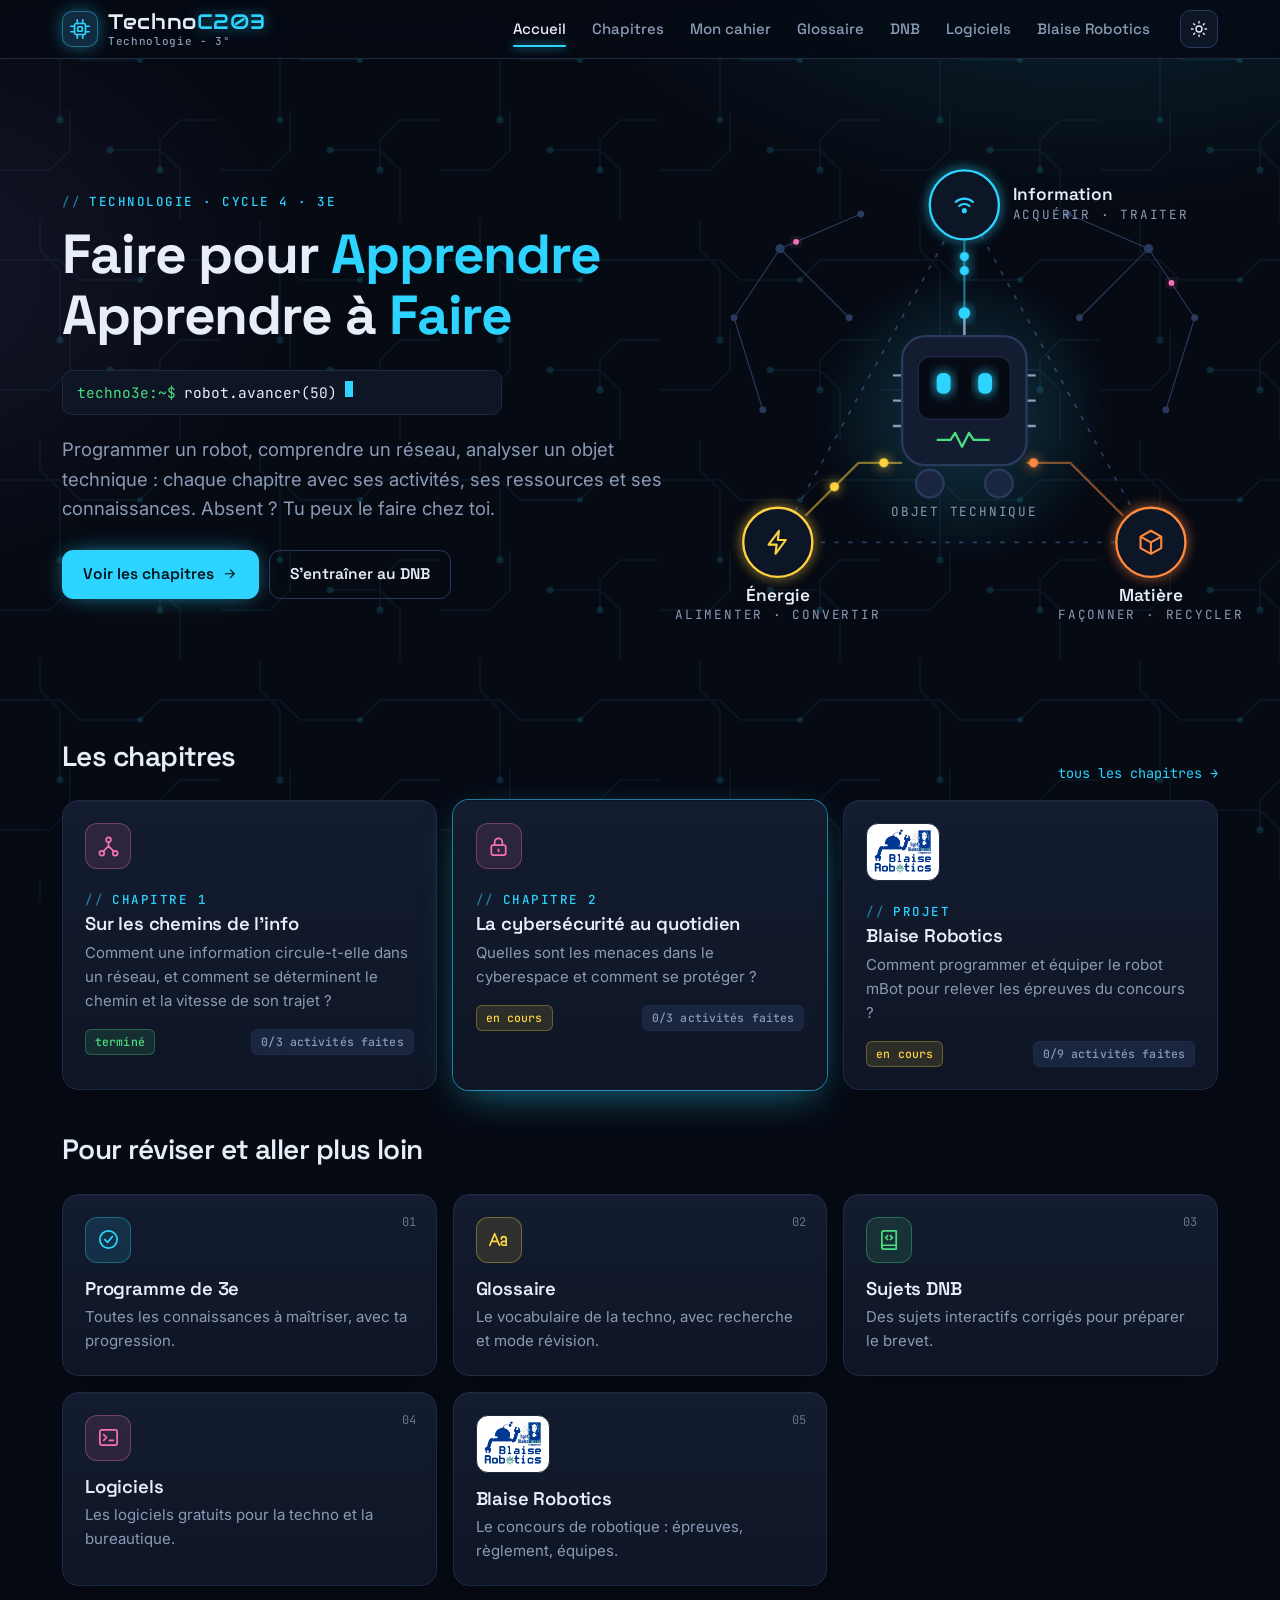
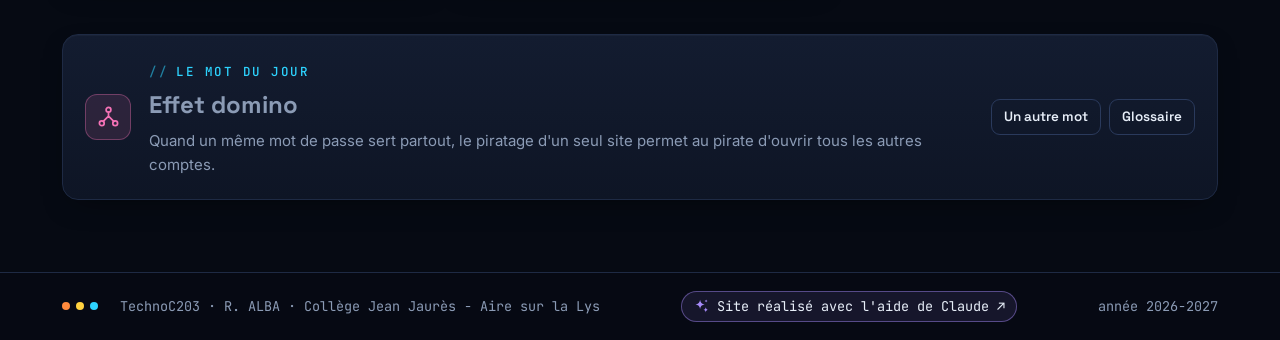
<file: index.html>
<!doctype html>
<html lang="fr">
<head>
<meta charset="utf-8">
<meta name="viewport" content="width=device-width, initial-scale=1">
<title>TechnoC203 — Accueil</title>
<meta name="description" content="Le site de technologie des élèves de 3e : les chapitres avec activités, ressources et connaissances, le glossaire, l'entraînement au DNB, les logiciels et le concours Blaise Robotics.">
<link rel="preconnect" href="https://fonts.googleapis.com"><link rel="preconnect" href="https://fonts.gstatic.com" crossorigin>
<link rel="stylesheet" href="https://fonts.googleapis.com/css2?family=Audiowide&family=Inter:wght@400;500;600&family=Space+Grotesk:wght@500;600;700&family=JetBrains+Mono:wght@400;500;700&display=swap">
<link rel="stylesheet" href="assets/css/style.css?v=20261128070810">
<script src="assets/js/site.js?v=20261128070810"></script>
<script src="assets/js/data/connaissances.js?v=20261128070810"></script>
<script src="assets/js/data/chapitres/liste.js?v=20261128070810"></script>
<script src="assets/js/data/visibilite.js?v=20261128070810"></script>
<script src="assets/js/data/glossaire.js?v=20261128070810"></script>
</head>
<body>
<main>
  <!-- ============ HERO ============ -->
  <section class="hero">
    <div class="reveal-up">
      <span class="eyebrow">Technologie · cycle 4 · 3e</span>
      <h1 class="motto"><span class="l">Faire pour <span class="i">Apprendre</span></span><span class="l">Apprendre à <span class="i">Faire</span></span></h1>
      <div class="terminal" aria-hidden="true"><span class="p">techno3e:~$</span><span class="typed" id="typed"></span><span class="caret"></span></div>
      <p class="lead">Programmer un robot, comprendre un réseau, analyser un objet technique : chaque chapitre avec ses activités, ses ressources et ses connaissances. Absent ? Tu peux le faire chez toi.</p>
      <div class="hero-actions">
        <a class="btn" id="heroBtn" href="chapitre.html">Voir les chapitres <span id="arr"></span></a>
        <a class="btn ghost" href="dnb.html">S'entraîner au DNB</a>
      </div>
    </div>

    <!-- Schéma animé : un objet technique (le robot) au centre des trois flux -->
    <div class="hero-visual reveal-up" style="animation-delay:.15s">
      <svg id="sys" viewBox="0 0 440 430" role="img" aria-label="Schéma : un robot au centre, relié à la matière, à l'énergie et à l'information">
        <defs>
          <filter id="glow" x="-50%" y="-50%" width="200%" height="200%"><feGaussianBlur stdDeviation="5" result="b"/><feMerge><feMergeNode in="b"/><feMergeNode in="SourceGraphic"/></feMerge></filter>
          <radialGradient id="halo"><stop offset="0" stop-color="var(--information)" stop-opacity=".22"/><stop offset="1" stop-color="var(--information)" stop-opacity="0"/></radialGradient>
        </defs>

        <!-- réseau en arrière-plan -->
        <g stroke="var(--line-2)" stroke-width="1" fill="none">
          <path d="M20 150 L60 90 L130 60 M310 60 L380 90 L420 150 M60 90 L120 150 M380 90 L320 150 M20 150 L45 230 M420 150 L395 230"/>
        </g>
        <g fill="var(--line-2)">
          <circle cx="20" cy="150" r="3"/><circle cx="60" cy="90" r="4"/><circle cx="130" cy="60" r="3"/><circle cx="120" cy="150" r="3"/>
          <circle cx="310" cy="60" r="3"/><circle cx="380" cy="90" r="4"/><circle cx="420" cy="150" r="3"/><circle cx="320" cy="150" r="3"/>
          <circle cx="45" cy="230" r="3"/><circle cx="395" cy="230" r="3"/>
        </g>
        <circle r="2.5" fill="var(--t6)" filter="url(#glow)"><animateMotion dur="3.2s" repeatCount="indefinite" path="M20 150 L60 90 L130 60"/></circle>
        <circle r="2.5" fill="var(--t6)" filter="url(#glow)"><animateMotion dur="3.6s" begin="1s" repeatCount="indefinite" path="M420 150 L380 90 L310 60"/></circle>

        <!-- triangle M/E/I -->
        <path d="M220 52 L58 345 L382 345 Z" fill="none" stroke="var(--line-2)" stroke-width="1.5" stroke-dasharray="4 8" style="animation:dash 3s linear infinite"/>
        <circle cx="220" cy="235" r="130" fill="url(#halo)"/>

        <!-- pistes vers le robot -->
        <path id="pI" d="M220 82 V166" stroke="var(--information)" stroke-width="2" fill="none" stroke-opacity=".5"/>
        <path id="pE" d="M82 322 L128 276 H166" stroke="var(--energie)" stroke-width="2" fill="none" stroke-opacity=".5"/>
        <path id="pM" d="M358 322 L312 276 H274" stroke="var(--matiere)" stroke-width="2" fill="none" stroke-opacity=".5"/>
        <!-- impulsions qui circulent -->
        <g filter="url(#glow)">
          <circle r="4" fill="var(--information)"><animateMotion dur="1.6s" repeatCount="indefinite" path="M220 82 V166"/></circle>
          <circle r="4" fill="var(--information)"><animateMotion dur="1.6s" begin=".8s" repeatCount="indefinite" keyPoints="1;0" keyTimes="0;1" calcMode="linear" path="M220 82 V166"/></circle>
          <circle r="4" fill="var(--energie)"><animateMotion dur="1.4s" repeatCount="indefinite" path="M82 322 L128 276 H166"/></circle>
          <circle r="4" fill="var(--energie)"><animateMotion dur="1.4s" begin=".7s" repeatCount="indefinite" path="M82 322 L128 276 H166"/></circle>
          <circle r="4" fill="var(--matiere)"><animateMotion dur="2s" repeatCount="indefinite" path="M358 322 L312 276 H274"/></circle>
        </g>

        <!-- robot / microcontrôleur -->
        <g>
          <line x1="220" y1="166" x2="220" y2="150" stroke="var(--muted)" stroke-width="2"/>
          <circle cx="220" cy="146" r="5" fill="var(--information)" filter="url(#glow)" style="animation:pulse 1.6s ease-in-out infinite"/>
          <g stroke="var(--muted)" stroke-width="2">
            <path d="M166 200h-8M166 222h-8M166 244h-8M274 200h8M274 222h8M274 244h8"/>
          </g>
          <rect x="166" y="166" width="108" height="112" rx="20" fill="var(--surface-2)" stroke="var(--line-2)" stroke-width="2"/>
          <rect x="180" y="184" width="80" height="54" rx="10" fill="var(--bg)" stroke="var(--line)"/>
          <g style="transform-origin:220px 208px; animation:eyes 4s infinite">
            <rect x="196" y="198" width="12" height="18" rx="5" fill="var(--information)" filter="url(#glow)"/>
            <rect x="232" y="198" width="12" height="18" rx="5" fill="var(--information)" filter="url(#glow)"/>
          </g>
          <path d="M196 256 h12 l4 -6 l6 12 l6 -12 l4 6 h14" fill="none" stroke="var(--t5)" stroke-width="2" stroke-linejoin="round"/>
          <circle cx="190" cy="294" r="12" fill="var(--surface-3)" stroke="var(--line-2)" stroke-width="2"/>
          <circle cx="250" cy="294" r="12" fill="var(--surface-3)" stroke="var(--line-2)" stroke-width="2"/>
          <text x="220" y="322" text-anchor="middle" class="sys-label">OBJET TECHNIQUE</text>
        </g>

        <!-- nœuds -->
        <g>
          <circle cx="220" cy="52" r="30" fill="var(--surface)" stroke="var(--information)" stroke-width="2" filter="url(#glow)"/>
          <g transform="translate(208 40)" stroke="var(--information)" stroke-width="1.8" fill="none" stroke-linecap="round"><path d="M4.5 9.5a11 11 0 0 1 15 0M7.5 13a6.5 6.5 0 0 1 9 0"/><circle cx="12" cy="17" r="1.3" fill="var(--information)"/></g>
          <text x="262" y="48" class="sys-name">Information</text>
          <text x="262" y="64" class="sys-label">ACQUÉRIR · TRAITER</text>

          <circle cx="58" cy="345" r="30" fill="var(--surface)" stroke="var(--energie)" stroke-width="2" filter="url(#glow)"/>
          <g transform="translate(46 333)" stroke="var(--energie)" stroke-width="1.8" fill="none" stroke-linejoin="round"><path d="M13 2 4 14h7l-1 8 9-12h-7z"/></g>
          <text x="58" y="396" text-anchor="middle" class="sys-name">Énergie</text>
          <text x="58" y="412" text-anchor="middle" class="sys-label">ALIMENTER · CONVERTIR</text>

          <circle cx="382" cy="345" r="30" fill="var(--surface)" stroke="var(--matiere)" stroke-width="2" filter="url(#glow)"/>
          <g transform="translate(370 333)" stroke="var(--matiere)" stroke-width="1.8" fill="none" stroke-linejoin="round"><path d="M12 2 3 7v10l9 5 9-5V7z"/><path d="m3 7 9 5 9-5M12 12v10"/></g>
          <text x="382" y="396" text-anchor="middle" class="sys-name">Matière</text>
          <text x="382" y="412" text-anchor="middle" class="sys-label">FAÇONNER · RECYCLER</text>
        </g>
      </svg>
    </div>
  </section>

  <!-- ============ RUBRIQUES ============ -->
  <div class="section-head"><h2>Les chapitres</h2><a href="chapitre.html">tous les chapitres →</a></div>
  <section class="grid" id="chapitres" aria-label="Chapitres de l'année"></section>

  <div class="section-head" style="margin-top:44px"><h2>Pour réviser et aller plus loin</h2></div>
  <section class="grid" id="sections" aria-label="Rubriques du site"></section>

  <!-- ============ MOT DU JOUR ============ -->
  <section class="section">
    <div class="card word-card" id="motCard" aria-live="polite">
      <div class="card-icon" style="margin:0"></div>
      <div>
        <span class="eyebrow" style="margin-bottom:4px">Le mot du jour</span>
        <p class="word" id="motJour">…</p>
        <p id="motDef" style="color:var(--muted); margin:4px 0 0"></p>
      </div>
      <div style="display:flex; gap:8px; flex-wrap:wrap">
        <button class="btn small ghost" id="autreMot">Un autre mot</button>
        <a class="btn small ghost" href="glossaire.html">Glossaire</a>
      </div>
    </div>
  </section>

</main>

<script>
  U.$("#arr").innerHTML = ICONS.arrow;
  // Respecte le réglage « réduire les animations »
  if (matchMedia("(prefers-reduced-motion: reduce)").matches) U.$("#sys").pauseAnimations();

  /* --- Terminal : commandes tapées en boucle --- */
  const CMDS = ["robot.avancer(50)", "si distance < 10 cm : tourner()", "ping 192.168.1.1", "E = P × t", "acquérir → traiter → communiquer", "imprimer_3d('piece.stl')", "mot_de_passe.robuste = True"];
  const typed = U.$("#typed");
  (async function loop(){
    const wait = ms => new Promise(r => setTimeout(r, ms));
    for (let k = 0; ; k = (k + 1) % CMDS.length){
      const c = CMDS[k];
      for (let i = 1; i <= c.length; i++){ typed.textContent = " " + c.slice(0, i); await wait(55); }
      await wait(1600);
      for (let i = c.length; i >= 0; i--){ typed.textContent = " " + c.slice(0, i); await wait(22); }
      await wait(300);
    }
  })();

  /* --- Rubriques --- */
  const SECTIONS = [
    ["connaissances.html", "target", "--information", "Programme de 3e", "Toutes les connaissances à maîtriser, avec ta progression."],
    ["glossaire.html", "text", "--energie", "Glossaire", "Le vocabulaire de la techno, avec recherche et mode révision."],
    ["dnb.html", "book", "--t5", "Sujets DNB", "Des sujets interactifs corrigés pour préparer le brevet."],
    ["logiciels.html", "terminal", "--t6", "Logiciels", "Les logiciels gratuits pour la techno et la bureautique."],
    ["concours.html", "assets/img/blaise-robotics.jpg", "--t3", "Blaise Robotics", "Le concours de robotique : épreuves, règlement, équipes."],
  ];
  U.$("#sections").innerHTML = SECTIONS.map(([href, ic, c, t, d], i) => `
    <a class="card" href="${href}" style="--c:var(${c})">
      <span class="card-num">0${i + 1}</span>
      ${ic.includes("/") ? `<div class="card-icon card-logo"><img src="${ic}" alt="" loading="lazy"></div>` : `<div class="card-icon">${ICONS[ic]}</div>`}
      <h3>${t}</h3><p>${d}</p>
      <span class="arrow">${ICONS.arrow}</span>
    </a>`).join("");

  /* --- Mot du jour --- */
  const mots = window.GLOSSAIRE || [];
  let idx = mots.length ? Math.floor(Date.now() / 864e5) % mots.length : 0;
  function showMot(){
    const m = mots[idx]; if (!m) return;
    const card = U.$("#motCard");
    card.style.setProperty("--c", U.themeColor(m.theme));
    U.$(".card-icon", card).innerHTML = U.icon(THEMES[m.theme]?.icon);
    U.$("#motJour").textContent = m.mot;
    U.$("#motDef").textContent = m.def;
  }
  U.$("#autreMot").addEventListener("click", () => { idx = (idx + 1 + Math.floor(Math.random() * (mots.length - 1))) % mots.length; showMot(); });
  showMot();

  /* --- Chapitres (le chapitre « en cours » est mis en avant) --- */
  const CH = U.chapitresVisibles();
  let faites = {}; try { faites = JSON.parse(localStorage.getItem("activites-faites")) || {}; } catch(e){}
  const enCours = CH.find(c => c.statut === "en-cours");
  if (enCours) U.$("#heroBtn").href = "chapitre.html?c=" + enCours.id;
  U.$("#chapitres").innerHTML = CH.map(ch => {
    const vis = ch.activites.map((a, i) => ({ a, i })).filter(({ a }) => a._ouvert || U.apercuProf());
    const n = vis.filter(({ i }) => faites[`${ch.id}.${i}`]).length;
    const st = { "termine":["terminé","t5"], "en-cours":["en cours","t2"], "a-venir":["à venir",""] }[ch.statut] || ["", ""];
    return `<a class="card" href="chapitre.html?c=${ch.id}" style="--c:${U.themeColor(ch.theme)}${ch === enCours ? "; box-shadow:var(--glow); border-color:transparent" : ""}">
      ${U.chapIcone(ch)}
      <span class="eyebrow" style="margin-bottom:4px">${U.esc(ch.num)}</span>
      <h3>${U.esc(ch.titre)}</h3><p>${U.esc(ch.problematique)}</p>
      <div class="card-foot">${st[0] ? `<span class="tag ${st[1]}">${st[0]}</span>` : ""}${ch._ouvert ? "" : `<span class="tag masque">masqué aux élèves</span>`}<span class="tag" style="margin-left:auto">${n}/${vis.length} activités faites</span></div>
      <span class="arrow">${ICONS.arrow}</span>
    </a>`;
  }).join("");
</script>
</body>
</html>
</file>
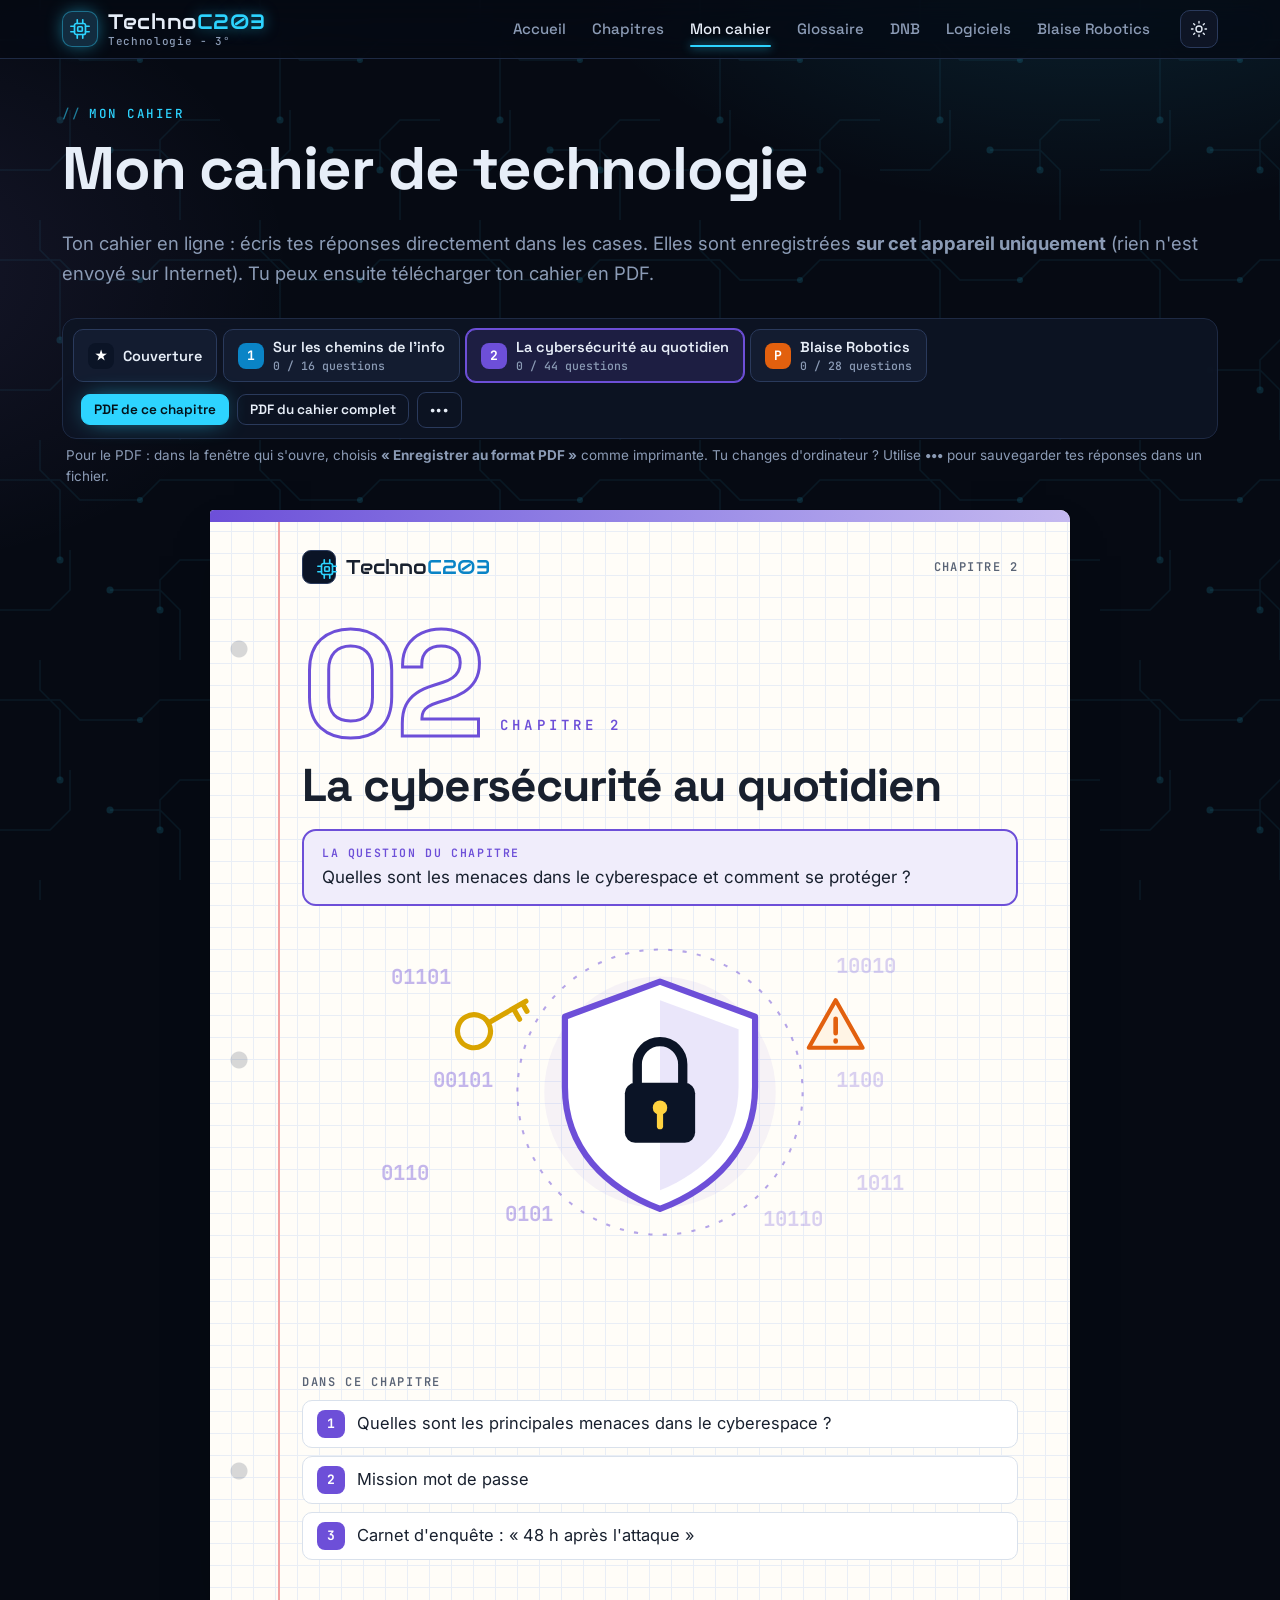
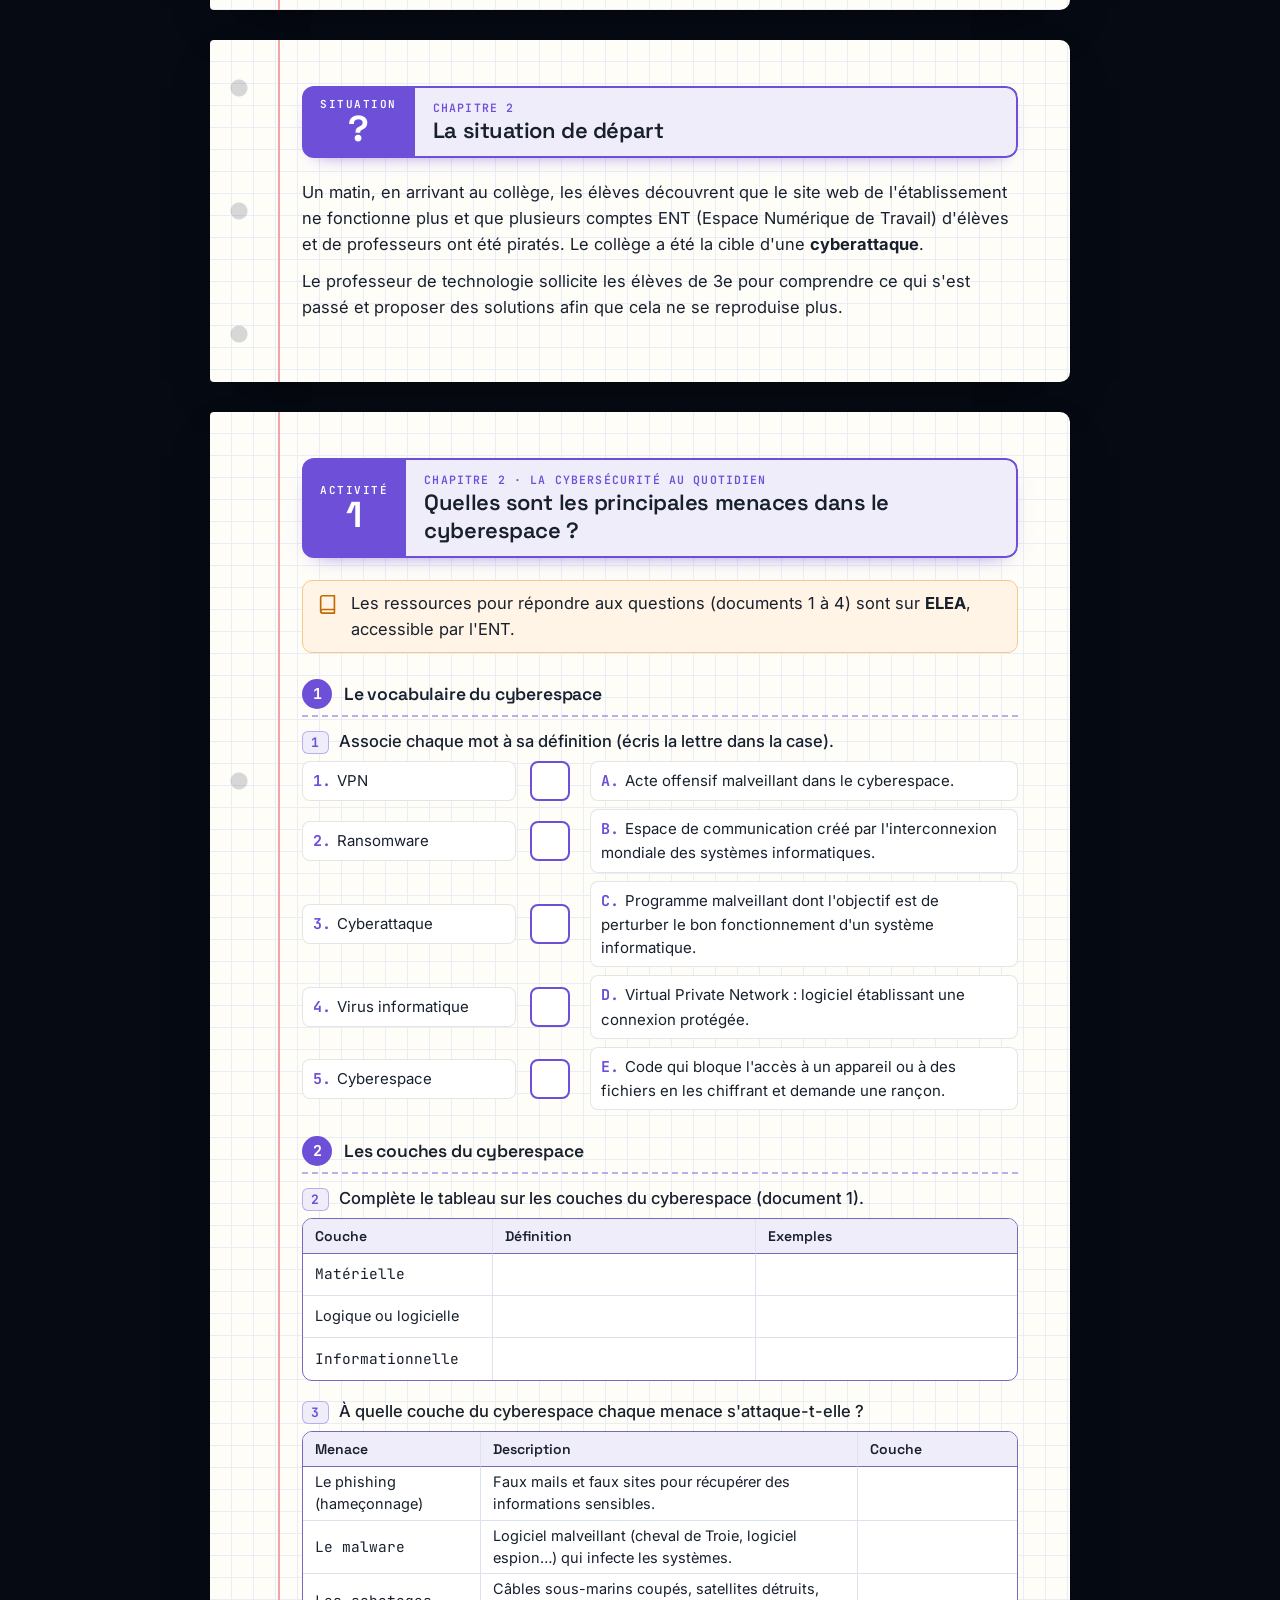
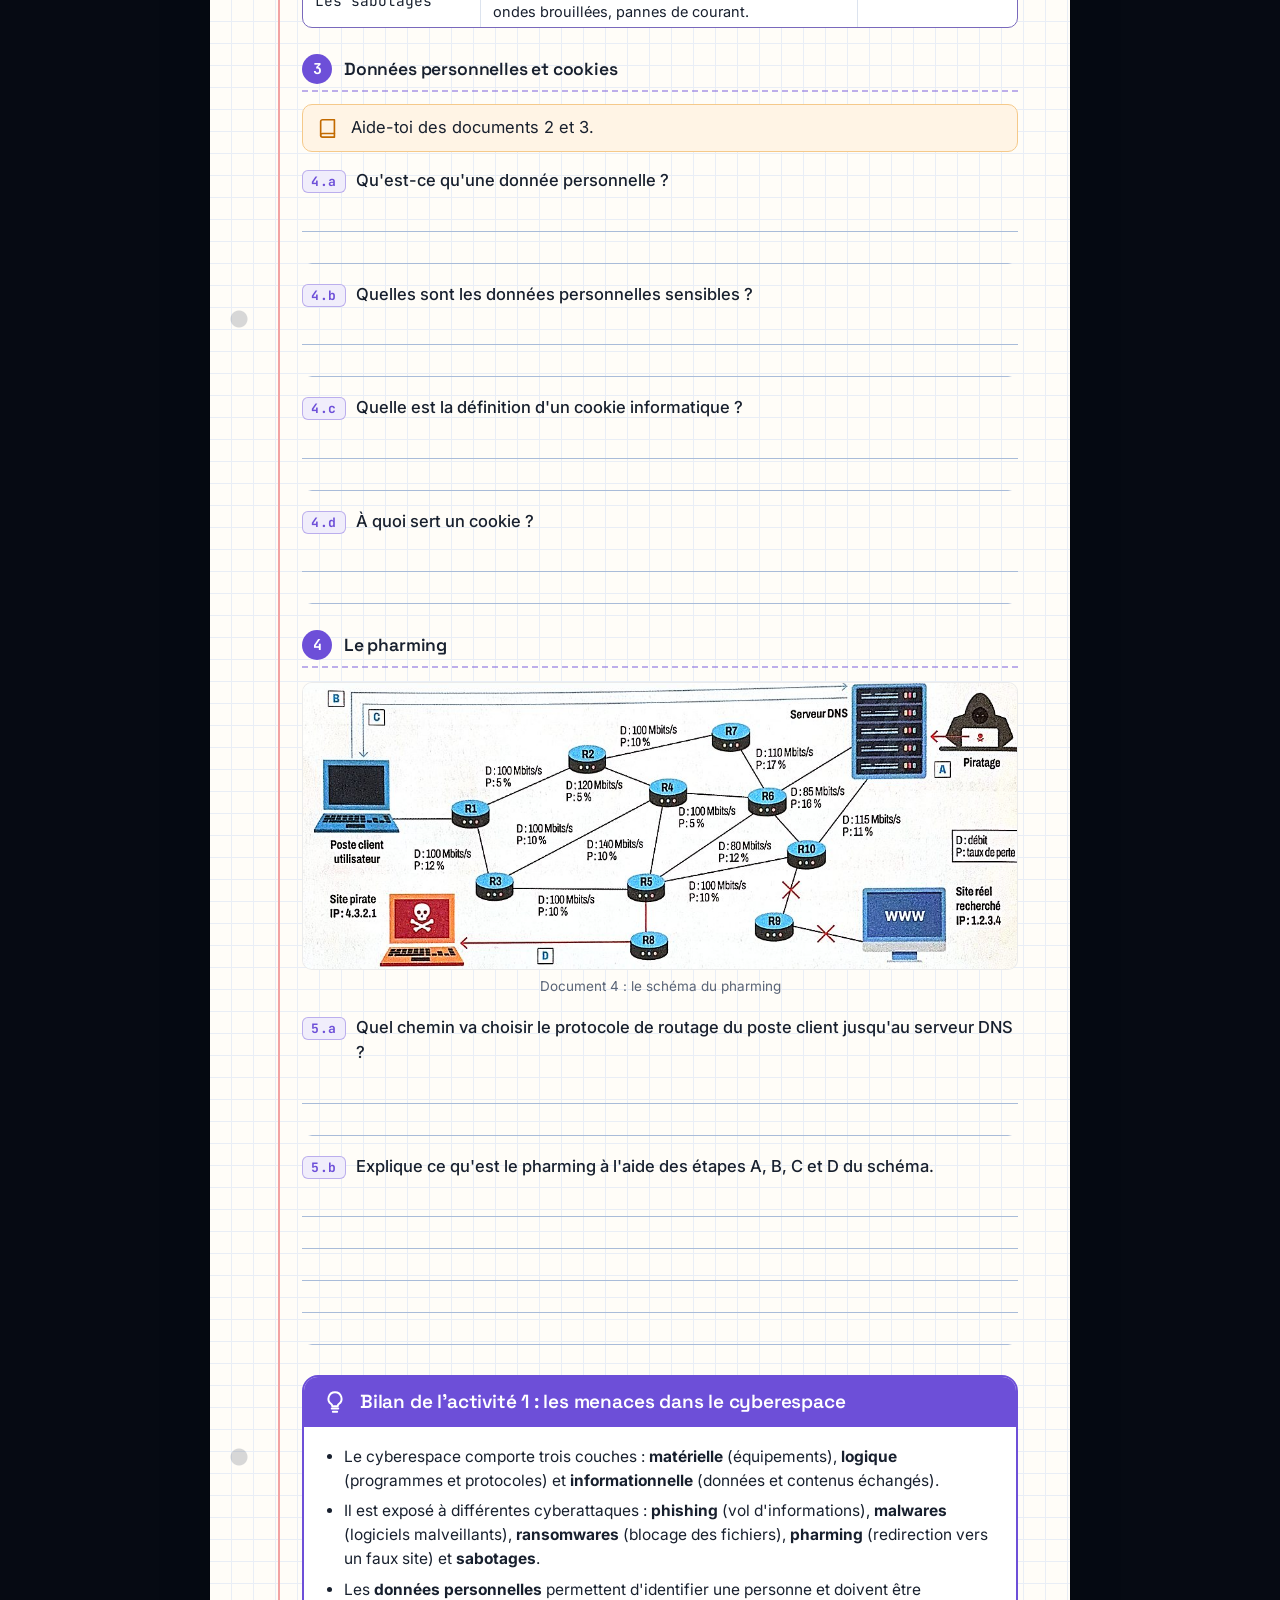
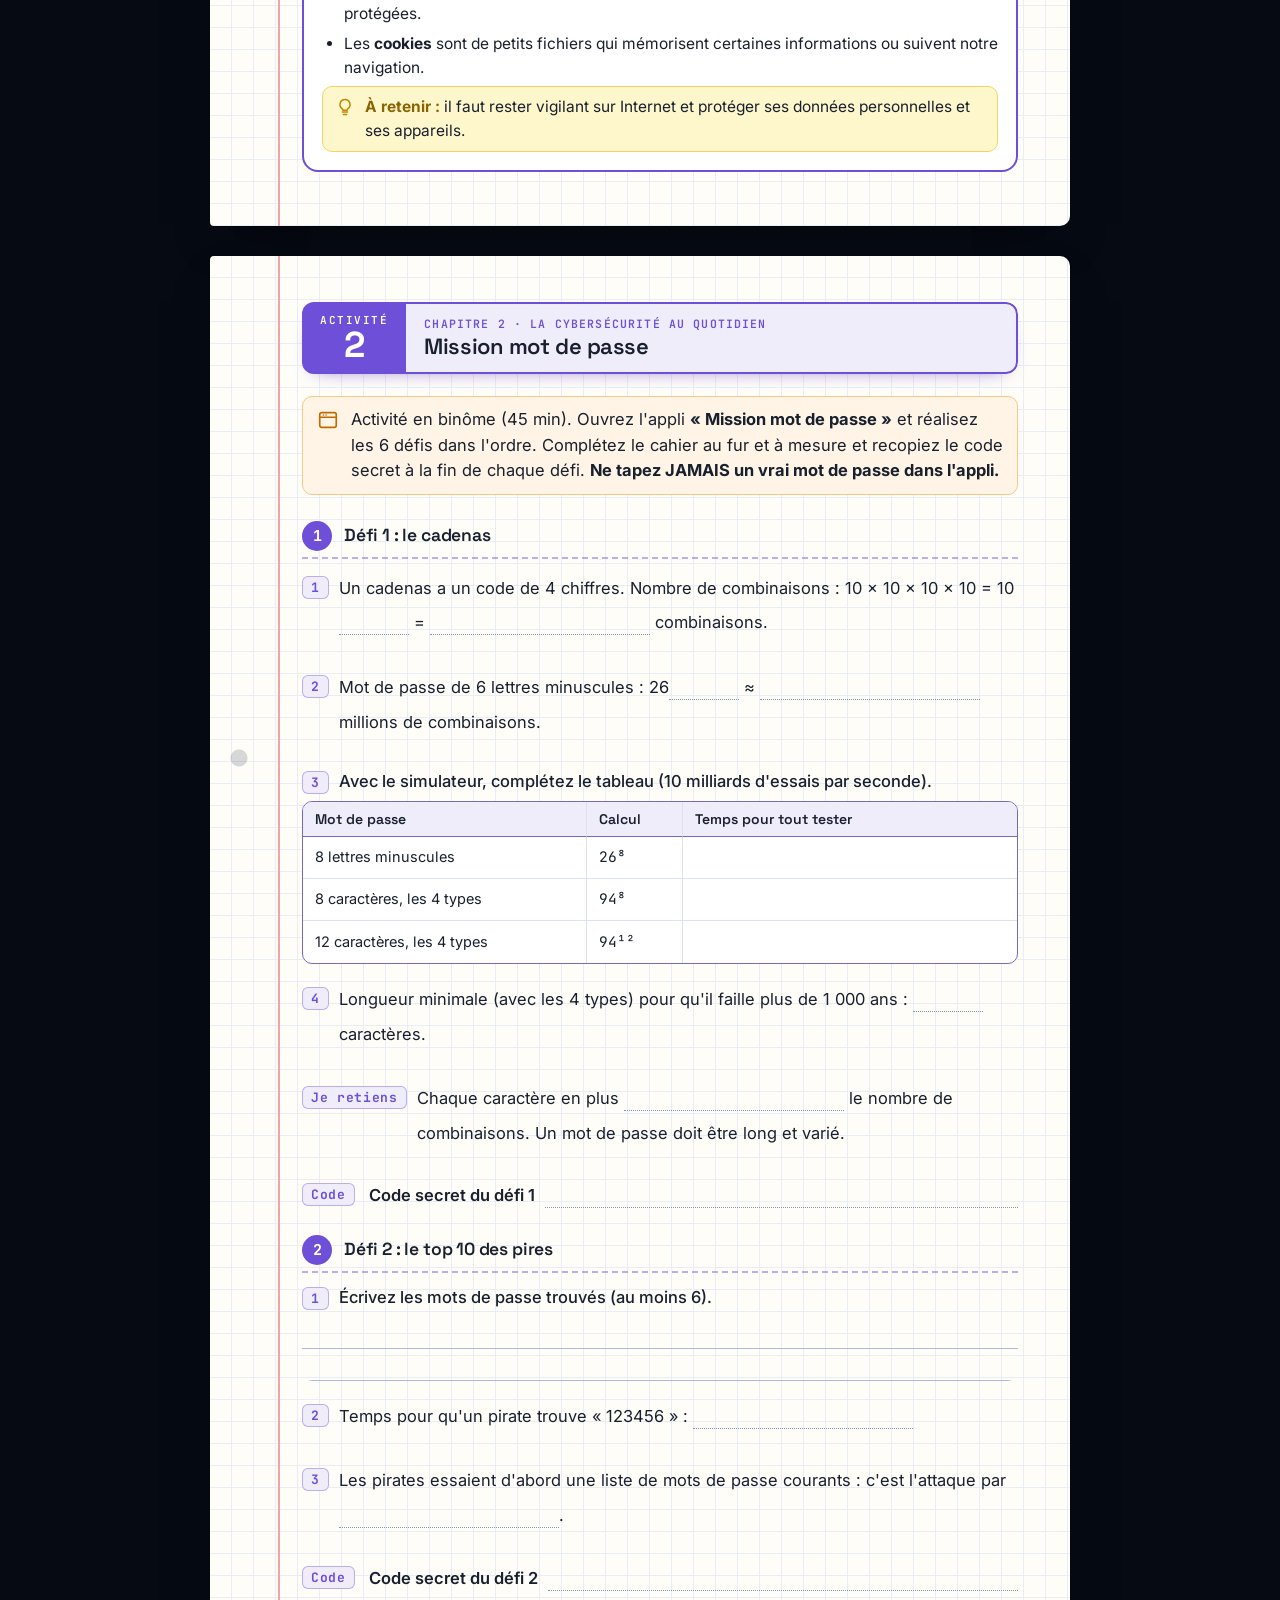
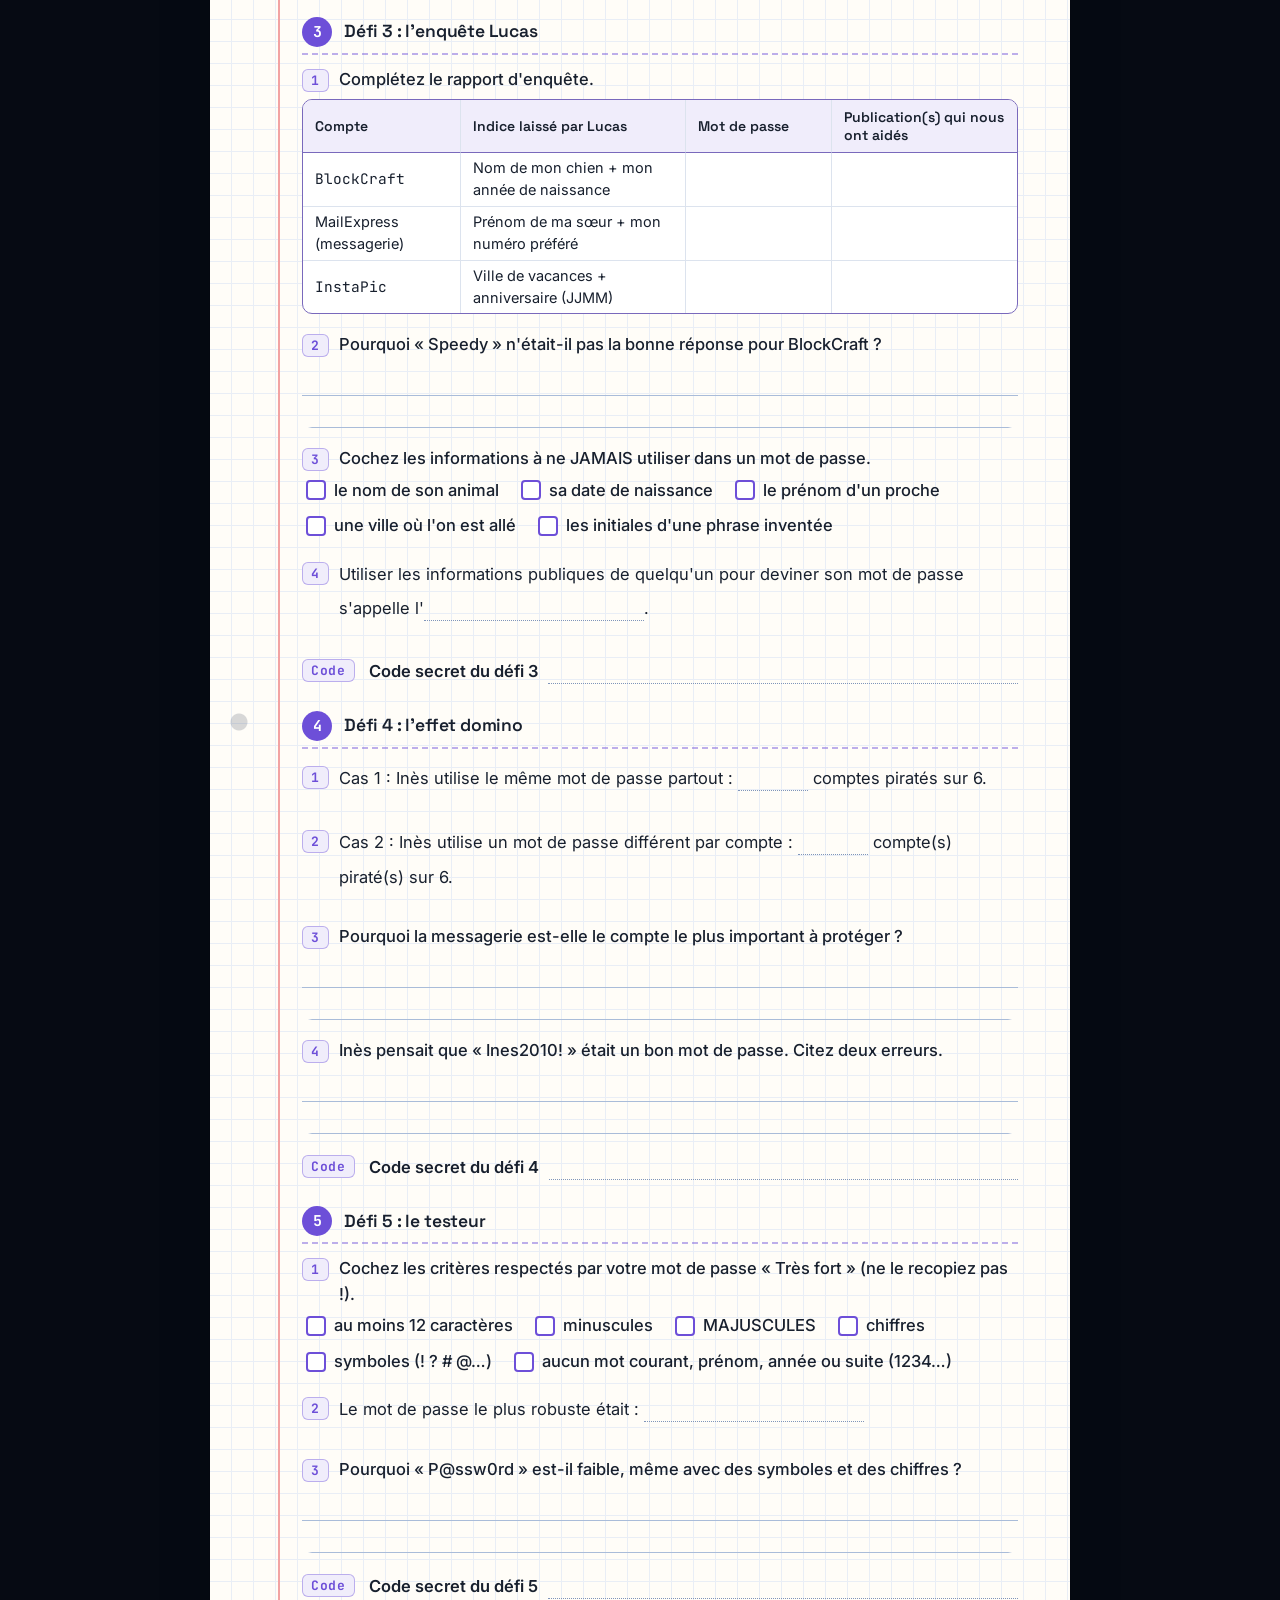
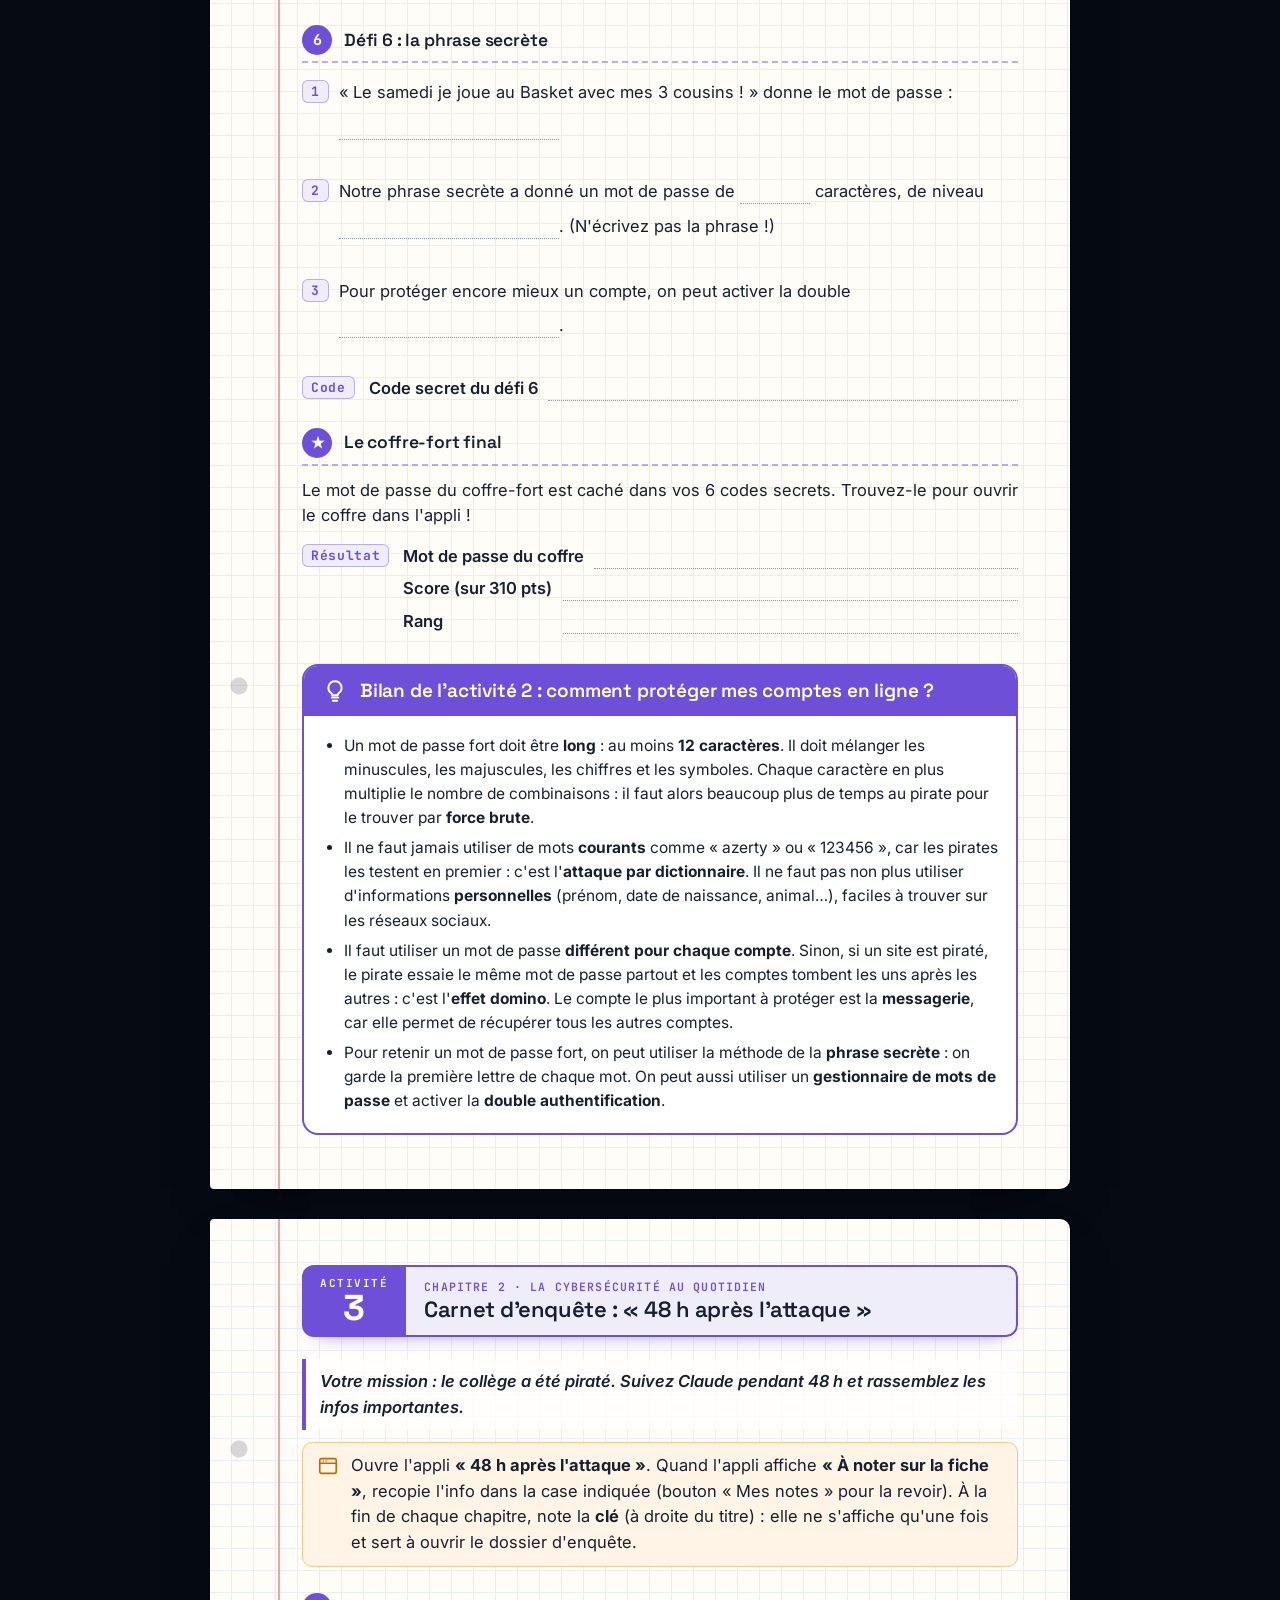
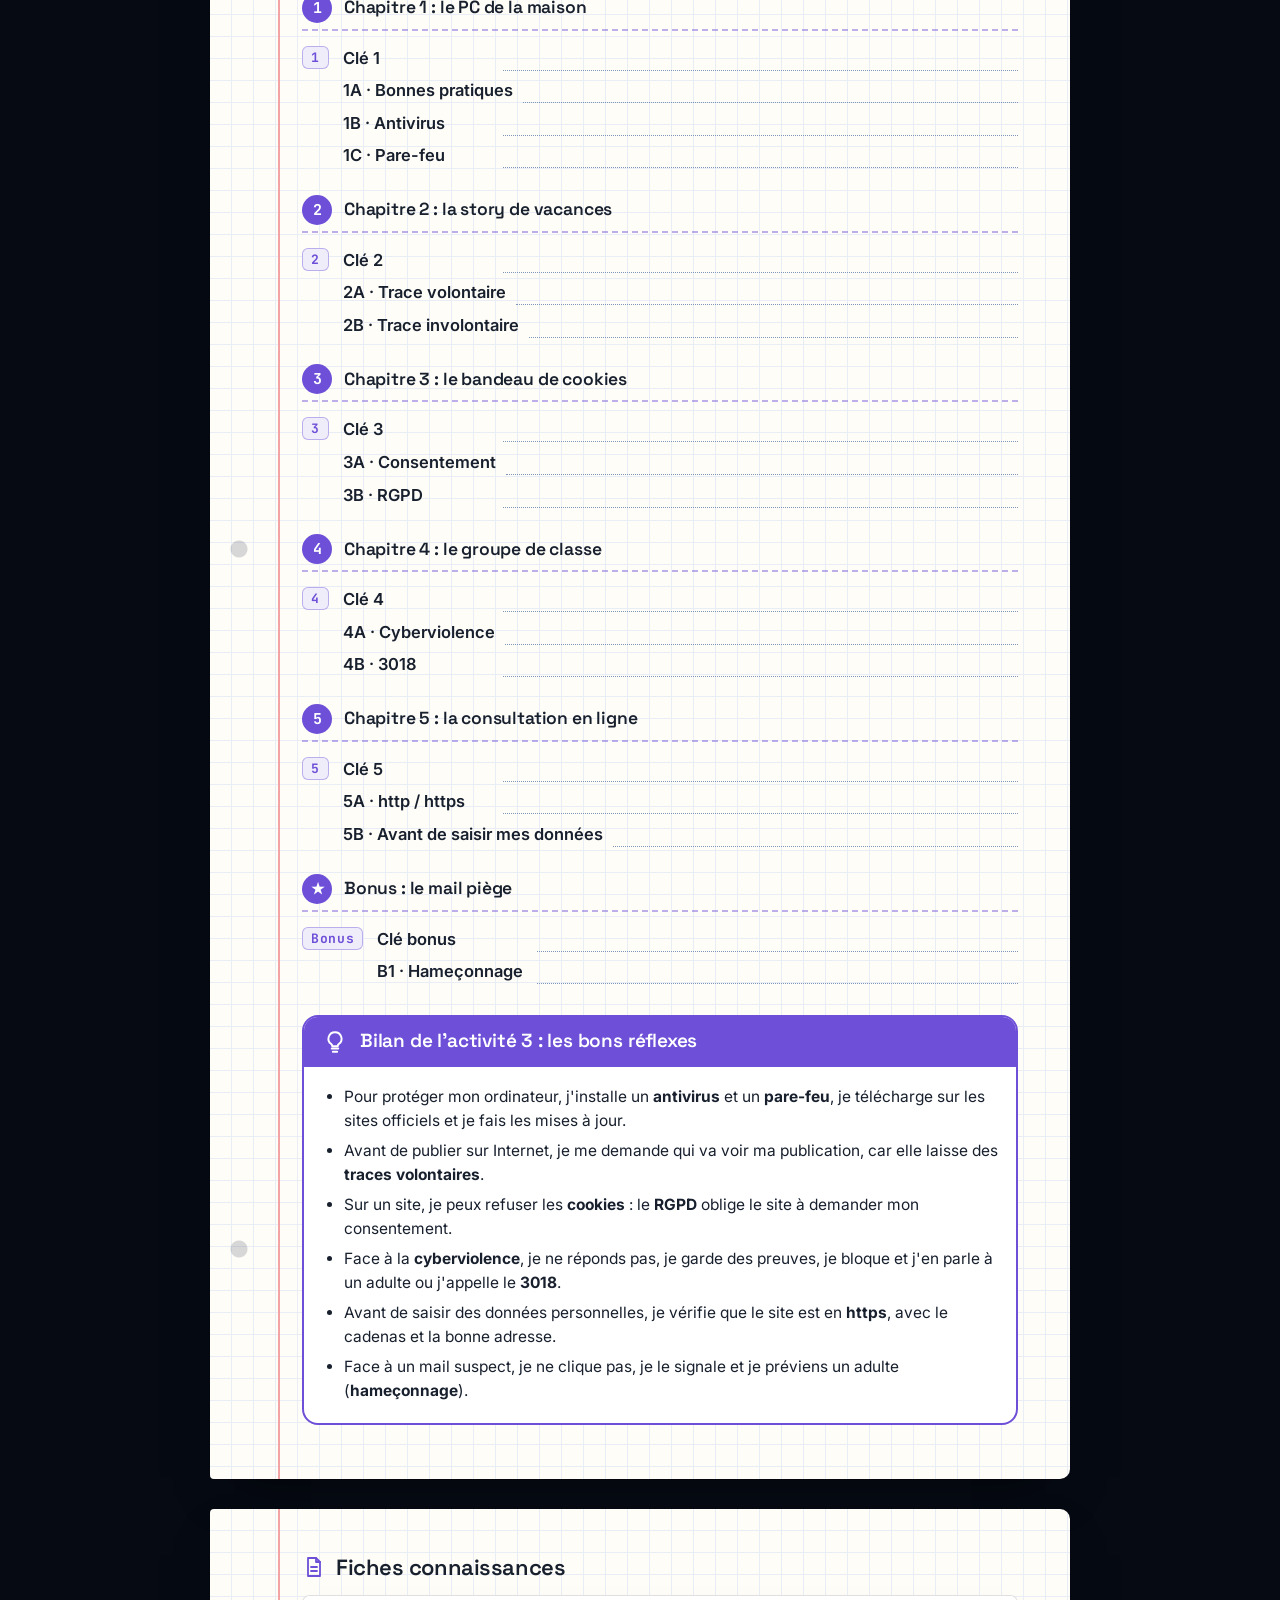
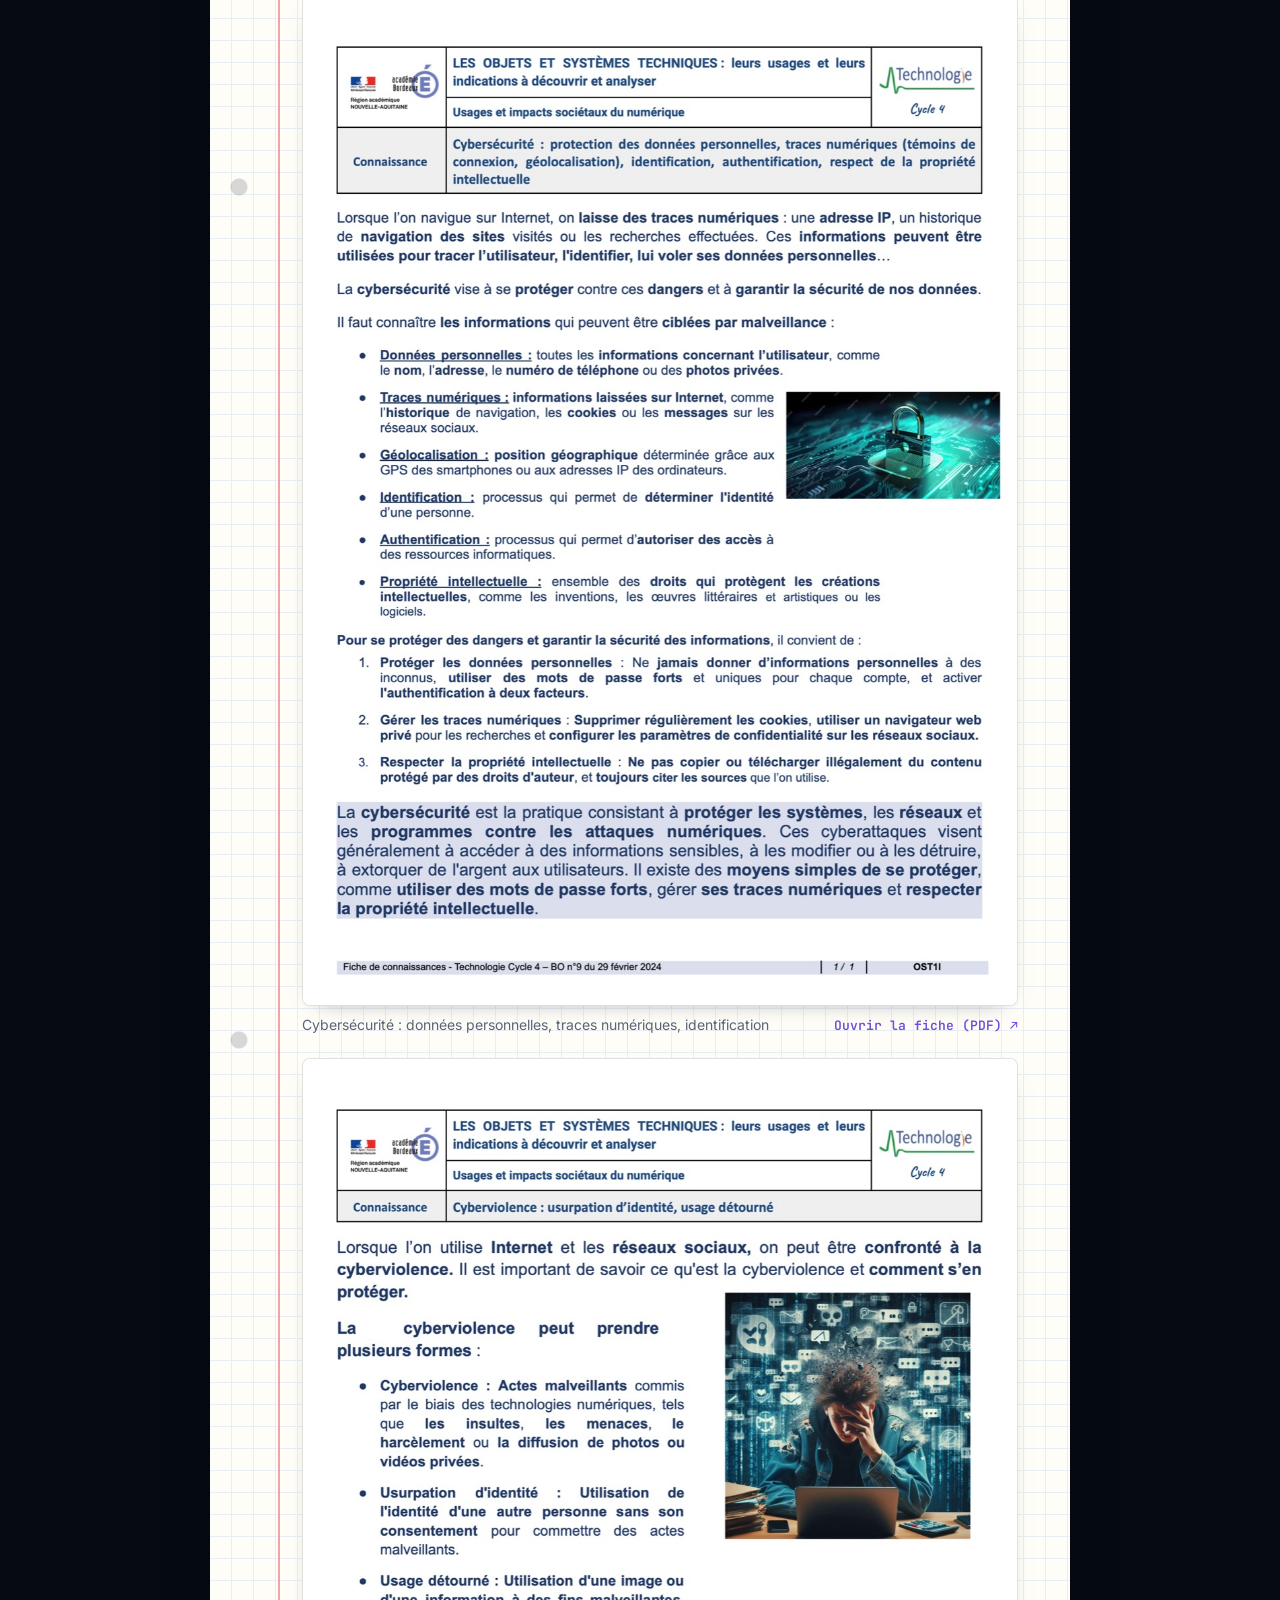
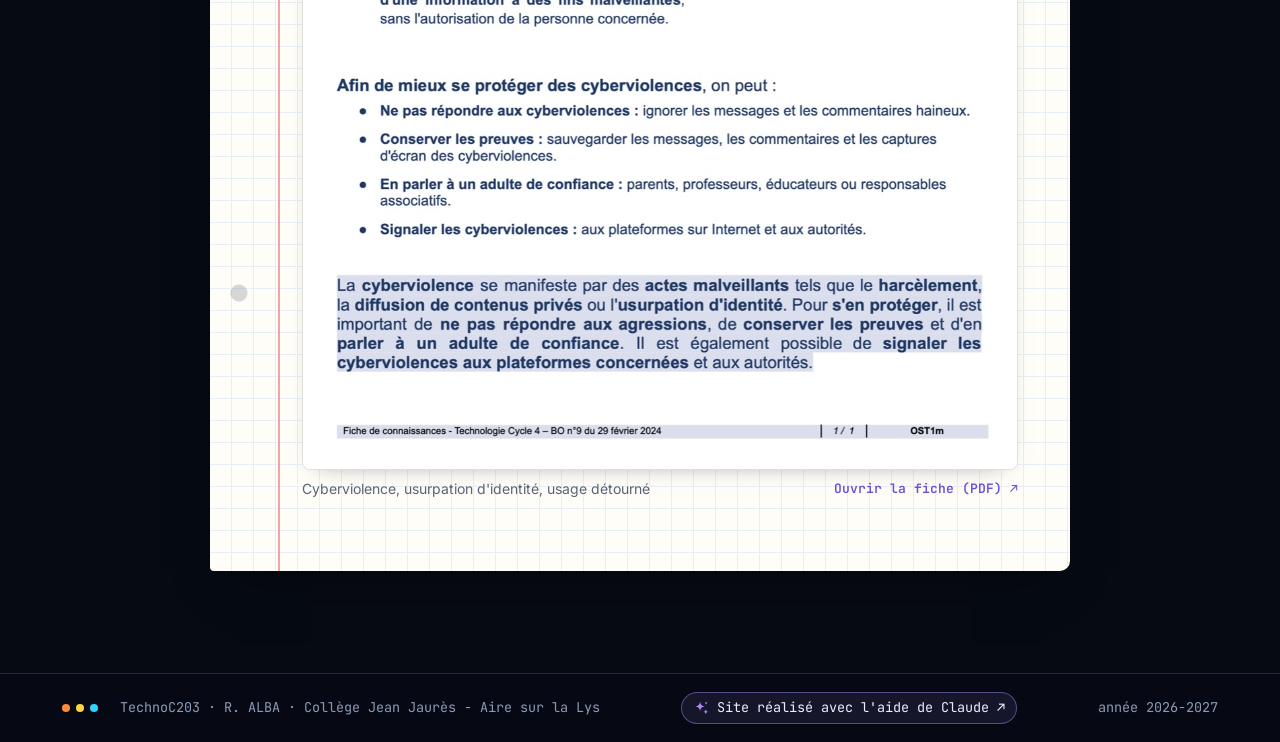
<file: cahier.html>
<!doctype html>
<html lang="fr">
<head>
<meta charset="utf-8">
<meta name="viewport" content="width=device-width, initial-scale=1">
<title>Mon cahier — TechnoC203</title>
<link rel="preconnect" href="https://fonts.googleapis.com"><link rel="preconnect" href="https://fonts.gstatic.com" crossorigin>
<link rel="stylesheet" href="https://fonts.googleapis.com/css2?family=Audiowide&family=Inter:wght@400;500;600&family=Space+Grotesk:wght@500;600;700&family=JetBrains+Mono:wght@400;500;700&family=Patrick+Hand&display=swap">
<link rel="stylesheet" href="assets/css/style.css?v=20261128070810">
<link rel="stylesheet" href="assets/css/cahier.css?v=20261128070810">
<script src="assets/js/site.js?v=20261128070810"></script>
<script src="assets/js/data/chapitres/liste.js?v=20261128070810"></script>
<script src="assets/js/data/visibilite.js?v=20261128070810"></script>
<script src="assets/js/data/cahier.js?v=20261128070810"></script>
</head>
<body>
<main>
  <header class="page-head noprint">
    <span class="eyebrow">Mon cahier</span>
    <h1>Mon cahier de technologie</h1>
    <p class="lead">Ton cahier en ligne : écris tes réponses directement dans les cases. Elles sont enregistrées <b>sur cet appareil uniquement</b> (rien n'est envoyé sur Internet). Tu peux ensuite télécharger ton cahier en PDF.</p>
  </header>

  <div class="cahier-bar noprint">
    <div class="ctabs" role="tablist" id="tabs"></div>
    <div class="cactions">
      <span class="saved" id="saved" aria-live="polite"></span>
      <button class="btn small" id="pdfChap" type="button">PDF de ce chapitre</button>
      <button class="btn small ghost" id="pdfTout" type="button">PDF du cahier complet</button>
      <details class="more">
        <summary class="btn small ghost" aria-label="Autres actions">•••</summary>
        <div class="more-menu">
          <button type="button" id="exporter">Sauvegarder mes réponses dans un fichier</button>
          <label>Reprendre une sauvegarde<input type="file" id="importer" accept=".json,application/json" hidden></label>
          <button type="button" id="effacer" class="danger">Effacer toutes mes réponses</button>
        </div>
      </details>
    </div>
  </div>
  <p class="pdf-hint noprint">Pour le PDF : dans la fenêtre qui s'ouvre, choisis <b>« Enregistrer au format PDF »</b> comme imprimante. Tu changes d'ordinateur ? Utilise <b>•••</b> pour sauvegarder tes réponses dans un fichier.</p>

  <div id="cahier"></div>
</main>

<script src="assets/js/cahier.js?v=20261128070810"></script>
</body>
</html>
</file>
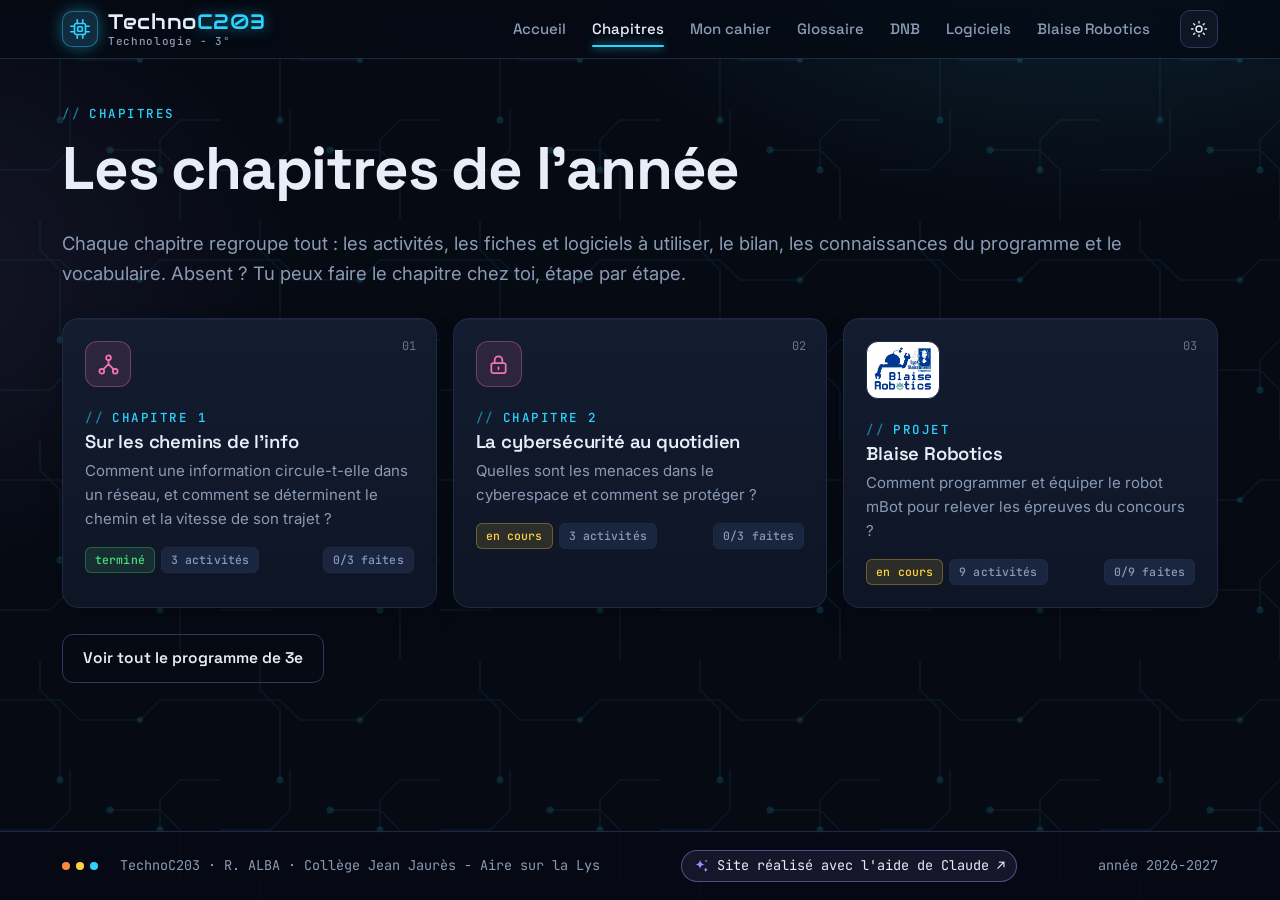
<file: chapitre.html>
<!doctype html>
<html lang="fr">
<head>
<meta charset="utf-8">
<meta name="viewport" content="width=device-width, initial-scale=1">
<title>Chapitres — TechnoC203</title>
<link rel="preconnect" href="https://fonts.googleapis.com"><link rel="preconnect" href="https://fonts.gstatic.com" crossorigin>
<link rel="stylesheet" href="https://fonts.googleapis.com/css2?family=Audiowide&family=Inter:wght@400;500;600&family=Space+Grotesk:wght@500;600;700&family=JetBrains+Mono:wght@400;500;700&display=swap">
<link rel="stylesheet" href="assets/css/style.css?v=20261128070810">
<script src="assets/js/site.js?v=20261128070810"></script>
<script src="assets/js/data/connaissances.js?v=20261128070810"></script>
<script src="assets/js/data/chapitres/liste.js?v=20261128070810"></script>
<script src="assets/js/data/visibilite.js?v=20261128070810"></script>
<script src="assets/js/verrou.js?v=20261128070810"></script>
<script src="assets/js/data/corrections.js?v=20261128070810"></script>
<style>
  .prob{--k:var(--accent); border:1px solid color-mix(in srgb, var(--k) 40%, transparent); background:color-mix(in srgb, var(--k) 8%, var(--surface)); border-radius:14px; padding:16px 20px; margin:18px 0 6px; font-size:18px; font-family:var(--f-display); font-weight:500}
  .prob small{display:block; font-family:var(--f-mono); font-size:12px; letter-spacing:.1em; text-transform:uppercase; color:var(--k); margin-bottom:4px}
  .jump{display:flex; flex-wrap:wrap; gap:6px; margin:22px 0 8px}
  .absent{display:grid; grid-template-columns:auto 1fr auto; gap:16px; align-items:center; background:var(--surface); border:1px dashed color-mix(in srgb, var(--energie) 60%, transparent); border-radius:14px; padding:16px 20px; margin:26px 0 0}
  .absent .ico-big{width:44px; height:44px; border-radius:12px; display:grid; place-items:center; color:var(--energie); background:color-mix(in srgb, var(--energie) 14%, transparent)}
  .absent .ico-big svg{width:22px; height:22px}
  .absent ol{margin:6px 0 0; padding-left:20px; color:var(--muted); font-size:15px}
  @media (max-width:760px){ .absent{grid-template-columns:1fr} }
  .chap-progress{min-width:170px; font-family:var(--f-mono); font-size:13px; text-align:right}
  .chap-progress .progress{margin-top:6px}
  .soft{display:grid; gap:12px; grid-template-columns:repeat(auto-fill, minmax(min(100%, 300px), 1fr))}
  .act{--k:var(--accent); background:var(--surface); border:1px solid var(--line); border-radius:var(--radius); margin-bottom:16px; overflow:hidden; scroll-margin-top:90px}
  .act.done{border-color:color-mix(in srgb, var(--ok) 50%, transparent)}
  .act-head{display:flex; gap:14px; align-items:flex-start; padding:18px 22px; border-bottom:1px solid var(--line); background:linear-gradient(90deg, color-mix(in srgb, var(--k) 8%, transparent), transparent 60%)}
  .act-num{font-family:var(--f-mono); font-weight:700; font-size:13px; color:var(--k); border:1px solid color-mix(in srgb, var(--k) 45%, transparent); border-radius:8px; padding:4px 9px; flex:none; margin-top:2px}
  .act-head{flex-wrap:wrap}
  .act-head > div{flex:1 1 0; min-width:0}
  .act-head h3{margin:0 0 4px}
  @media (max-width:600px){
    .act-head{padding:16px; gap:10px 12px}
    .act-head > div{flex-basis:calc(100% - 110px)}
    .act-done{order:3; margin-left:52px}
    .act-toggle{order:2}
    .act-body{padding:14px 16px 16px}
    .absent, .prob{padding:14px 16px}
  }
  .act-head p{margin:0; color:var(--muted); font-size:15px}
  .act-done{margin-left:auto; display:flex; gap:8px; align-items:center; font-family:var(--f-mono); font-size:12.5px; color:var(--muted); cursor:pointer; white-space:nowrap}
  .act-done input{accent-color:var(--ok); width:18px; height:18px}
  .act-body{padding:16px 22px 18px}
  .btns{display:flex; flex-wrap:wrap; gap:8px; margin-bottom:14px}
  .btn.doc{background:transparent; color:var(--ink); border-color:var(--line-2); box-shadow:none}
  .btn.doc:hover{border-color:var(--k); color:var(--k)}
  .steps{margin:0; padding:0; list-style:none; counter-reset:s; display:grid; gap:8px}
  .steps li{counter-increment:s; display:grid; grid-template-columns:30px 1fr; gap:10px; align-items:start; font-size:15.5px}
  .steps li::before{content:counter(s); font-family:var(--f-mono); font-weight:700; font-size:13px; width:26px; height:26px; border-radius:50%; display:grid; place-items:center; color:var(--k); border:1px solid color-mix(in srgb, var(--k) 45%, transparent)}
  .act details{margin-top:12px; border-top:1px dashed var(--line-2); padding-top:10px}
  .act summary{cursor:pointer; font-family:var(--f-mono); font-size:12.5px; letter-spacing:.08em; text-transform:uppercase; color:var(--k)}
  .act .retenir{margin-top:10px}
  .label{font-family:var(--f-mono); font-size:12px; letter-spacing:.1em; text-transform:uppercase; color:var(--muted); margin:0 0 8px}
  .klist{list-style:none; padding:0; margin:0; display:grid; gap:6px}
  .klist label{display:flex; gap:10px; align-items:flex-start; cursor:pointer; padding:9px 12px; border-radius:9px; background:var(--surface); border:1px solid var(--line)}
  .klist input{accent-color:var(--ok); margin-top:4px}
  .klist small{display:block; color:var(--muted); font-family:var(--f-mono); font-size:11.5px}
  .words{display:flex; flex-wrap:wrap; gap:6px}
  .words a{font-family:var(--f-mono); font-size:12.5px; text-decoration:none; color:var(--ink); padding:4px 10px; border-radius:6px; border:1px solid var(--line-2); background:var(--surface)}
  .words a:hover{border-color:var(--accent); color:var(--accent)}
  .partie{margin:30px 0 14px; padding:16px 20px; border-radius:14px; border:1px solid color-mix(in srgb, var(--k) 40%, transparent); background:color-mix(in srgb, var(--k) 10%, var(--surface)); scroll-margin-top:90px}
  .partie h3{font-size:21px; margin:0 0 6px}
  .partie p{margin:0; color:var(--muted); font-size:15.5px}
  .act details.corr summary{color:var(--ok)}
  .unlock{margin-top:10px}
  .unlock p{margin:0 0 8px; font-size:14.5px; color:var(--muted)}
  .unlock-row{display:flex; gap:8px; flex-wrap:wrap}
  .unlock input{font:600 15px var(--f-mono); letter-spacing:.06em; text-transform:uppercase; color:var(--ink); background:var(--bg); border:1px solid var(--line-2); border-radius:9px; padding:7px 12px; flex:1 1 180px; max-width:260px}
  .unlock input:focus{outline:0; border-color:var(--ok); box-shadow:0 0 0 3px color-mix(in srgb, var(--ok) 20%, transparent)}
  .unlock-msg{margin:6px 0 0 !important; font-family:var(--f-mono); font-size:13px !important}
  .unlock-msg.ko{color:var(--ko) !important}
  /* barre compacte des logiciels */
  .soft-bar{margin:22px 0 6px; padding:14px 16px; background:var(--surface); border:1px solid var(--line); border-radius:14px; scroll-margin-top:90px}
  .soft-row{display:flex; flex-wrap:wrap; gap:8px; align-items:center}
  .soft-pill{display:inline-flex; gap:8px; align-items:center; padding:4px 14px 4px 4px; border:1px solid var(--line-2); border-radius:999px; background:var(--bg); color:var(--ink); text-decoration:none; font:600 14.5px var(--f-display)}
  a.soft-pill:hover{border-color:var(--k); color:var(--k)}
  .soft-pill .logo-box{width:32px; height:32px; border-radius:50%; box-shadow:none}
  .soft-pill .logo-box img{width:20px; height:20px}
  .soft-pill .logo-box .ico{width:17px; height:17px; color:var(--k)}
  .soft-help{margin-top:8px}
  .soft-help summary{cursor:pointer; font-family:var(--f-mono); font-size:12px; color:var(--muted)}
  .soft-help ul{margin:8px 0 0; padding-left:20px; font-size:14.5px; color:var(--muted)}
  /* activités repliables */
  .act-head{cursor:pointer}
  .act-toggle{flex:none; width:34px; height:34px; border-radius:9px; border:1px solid var(--line-2); background:var(--surface); color:var(--k); display:grid; place-items:center; cursor:pointer; transform:rotate(90deg); transition:transform .2s}
  .act-toggle .ico{width:17px; height:17px}
  .act.closed .act-toggle{transform:none}
  .act.closed .act-body{display:none}
  .act.closed .act-head{border-bottom:0}
  .act.done .act-head h3{color:var(--muted)}
  /* onglets des parties */
  .ptabs-chap{display:flex; gap:8px; flex-wrap:wrap; margin:4px 0 14px}
  .ptabs-chap button{flex:1 1 220px; text-align:left; display:flex; flex-direction:column; gap:3px; padding:12px 16px; border-radius:12px; border:1px solid var(--line-2); background:var(--surface); color:var(--muted); cursor:pointer; font:inherit; font-size:14.5px}
  .ptabs-chap button b{font-family:var(--f-display); font-size:16px; color:var(--ink)}
  .ptabs-chap button:hover{border-color:var(--k)}
  .ptabs-chap button[aria-selected=true]{border-color:var(--k); background:color-mix(in srgb, var(--k) 12%, var(--surface)); box-shadow:0 0 0 1px var(--k)}
  .ptabs-chap .pcount{font:500 11.5px var(--f-mono); font-style:normal; color:var(--muted)}
  .partie{margin:0 0 14px}
  @media print{ .act.closed .act-body{display:block} [data-p][hidden]{display:block !important} }
  .pager{display:flex; justify-content:space-between; gap:12px; margin-top:40px}
  .statut{font-family:var(--f-mono)}
</style>
</head>
<body>
<main id="app"></main>

<script>
  const TOUS = U.prepChapitres(), C = U.chapitresVisibles(), P = window.PROGRAMME || [];
  const APERCU = U.apercuProf();
  const badgeMasque = () => `<span class="tag masque">masqué aux élèves</span>`;
  const STATUT = { "termine":["terminé","t5"], "en-cours":["en cours","t2"], "a-venir":["à venir",""] };
  const statutTag = s => { const [l, c] = STATUT[s] || ["", ""]; return l ? `<span class="tag statut ${c}">${l}</span>` : ""; };
  const store = key => { try { return JSON.parse(localStorage.getItem(key)) || {}; } catch(e){ return {}; } };
  const save = (key, v) => { try { localStorage.setItem(key, JSON.stringify(v)); } catch(e){} };
  const ACT = "activites-faites", KNOW = "connaissances-3e";
  const btn = (l, cls = "btn small doc") => U.linkBtn(l.url, l.label, cls);

  // connaissances du programme liées à un chapitre (même identifiants que la page Connaissances)
  function connaissancesDe(ch){
    const out = [];
    P.forEach((th, ti) => th.parties.forEach((p, pi) => {
      if ((p.chap || []).includes(ch.programme)) p.connaissances.forEach((k, ki) => out.push({ id:`${ti}.${pi}.${ki}`, k, partie:p.titre }));
    }));
    return out;
  }
  // activités visibles, avec leur position d'origine (sert à mémoriser « faite »)
  const visibles = ch => ch.activites.map((act, i) => ({ act, i })).filter(({ act }) => act._ouvert || APERCU);
  function avancement(ch){
    const done = store(ACT), vs = visibles(ch), n = vs.filter(({ i }) => done[`${ch.id}.${i}`]).length;
    return { n, total: vs.length, pct: vs.length ? Math.round(n / vs.length * 100) : 0 };
  }

  /* ---------- Liste des chapitres ---------- */
  function renderListe(){
    document.title = "Chapitres — TechnoC203";
    U.$("#app").innerHTML = `
      <header class="page-head">
        <span class="eyebrow">Chapitres</span>
        <h1>Les chapitres de l'année</h1>
        <p class="lead">Chaque chapitre regroupe tout : les activités, les fiches et logiciels à utiliser, le bilan, les connaissances du programme et le vocabulaire. Absent ? Tu peux faire le chapitre chez toi, étape par étape.</p>
      </header>
      <div class="grid">${C.length ? "" : `<div class="empty">Aucun chapitre n'est encore ouvert.</div>`}${C.map((ch, i) => {
        const a = avancement(ch);
        return `<a class="card" href="chapitre.html?c=${ch.id}" style="--c:${U.themeColor(ch.theme)}">
          <span class="card-num">${String(i + 1).padStart(2, "0")}</span>
          ${U.chapIcone(ch)}
          <span class="eyebrow" style="margin-bottom:4px">${U.esc(ch.num)}</span>
          <h3>${U.esc(ch.titre)}</h3>
          <p>${U.esc(ch.problematique)}</p>
          <div class="card-foot">${statutTag(ch.statut)}${ch._ouvert ? "" : badgeMasque()}<span class="tag">${a.total} activités</span>
            <span class="tag" style="margin-left:auto">${a.n}/${a.total} faites</span></div>
        </a>`;
      }).join("")}</div>
      <p style="margin-top:26px"><a class="btn ghost" href="connaissances.html">Voir tout le programme de 3e</a></p>`;
  }

  /* ---------- Un chapitre ---------- */
  function renderChapitre(ch){
    document.title = `${ch.num} : ${ch.titre} — TechnoC203`;
    const idx = C.indexOf(ch), k = U.themeColor(ch.theme);
    const done = store(ACT), known = store(KNOW);
    const conn = connaissancesDe(ch);
    const a = avancement(ch);
    const parts = ch.parties ? ch.parties.map((p, pi) => ({ p, pi, n: visibles(ch).filter(v => v.act._partie === pi).length })).filter(x => x.n) : [];

    U.$("#app").innerHTML = `
      <p class="no-print"><a href="chapitre.html" style="font-family:var(--f-mono); font-size:14px; text-decoration:none">← tous les chapitres</a></p>
      <header class="page-head">
        <span class="eyebrow">${U.esc(ch.num)} ${statutTag(ch.statut)} ${ch._ouvert ? "" : badgeMasque()}</span>
        <div class="chap-titre${ch.logo ? " avec-logo" : ""}"><h1>${U.esc(ch.titre)}</h1>${ch.logo ? `<img class="chap-logo" src="${U.esc(ch.logo)}" alt="Logo du concours ${U.esc(ch.titre)}">` : ""}</div>
        <p class="lead">${U.esc(ch.situation)}</p>
        <div class="prob" style="--k:${k}"><small>Problématique</small>${U.esc(ch.problematique)}</div>
      </header>

      <section class="absent no-print">
        <div class="ico-big">${ICONS.book}</div>
        <div><strong>Absent ou en retard ? Fais le chapitre chez toi.</strong>
          <ol><li>Ouvre les logiciels du chapitre.</li><li>Pour chaque activité, télécharge la fiche et suis les étapes.</li>
          <li>Lis le bilan « Je retiens » <em>après</em> avoir essayé, puis recopie-le.</li><li>Coche l'activité, puis les connaissances que tu maîtrises.</li></ol></div>
        <div class="chap-progress">Mon avancement<div class="progress"><div id="chapProg" style="width:${a.pct}%"></div></div><span id="chapTxt">${a.n}/${a.total} activités</span></div>
      </section>

      <nav class="jump chips no-print">
        <a class="chip" href="#activites">Activités</a>
        ${conn.length ? `<a class="chip" href="#connaissances">Connaissances</a>` : ""}<a class="chip" href="#vocabulaire">Vocabulaire</a>
        ${ch.entrainement?.length ? `<a class="chip" href="#entrainement">S'entraîner</a>` : ""}
      </nav>

      ${ch.logiciels?.length ? `<section class="soft-bar" id="logiciels" style="--k:${k}">
        <div class="soft-row"><span class="label" style="margin:0 6px 0 0">Logiciels et outils</span>
          ${ch.logiciels.map(l => {
            const ico = l.logo ? U.logo(l.logo, l.icone) : `<span class="logo-box no-logo">${U.icon(l.icone || "terminal")}</span>`;
            return l.url ? `<a class="soft-pill" href="${U.esc(l.url)}" title="${U.esc(l.note)}">${ico}<span>${U.esc(l.nom)}</span></a>`
                         : `<span class="soft-pill" title="${U.esc(l.note)}">${ico}<span>${U.esc(l.nom)}</span></span>`;
          }).join("")}
        </div>
        <details class="soft-help"><summary>Comment les installer ou les ouvrir ?</summary>
          <ul>${ch.logiciels.map(l => `<li><b>${U.esc(l.nom)}</b> : ${U.esc(l.note)}</li>`).join("")}</ul></details>
      </section>` : ""}

      <section class="section" id="activites" style="scroll-margin-top:90px">
        <h2>${parts.length ? "Le projet en " + parts.length + " parties" : "Les activités"}</h2>
        ${visibles(ch).length ? "" : `<div class="empty">Les activités de ce chapitre seront bientôt ouvertes.</div>`}
        ${parts.length ? `<div class="ptabs-chap" role="tablist" style="--k:${k}">${parts.map(({ p, pi }) => {
          const [num, ...reste] = p.titre.split(" — ");
          return `<button role="tab" type="button" data-partie="${pi}" aria-selected="false"><b>${U.esc(num)}</b><span>${U.esc(reste.join(" — ") || "")}</span><em class="pcount" data-count="${pi}"></em></button>`;
        }).join("")}</div>` : ""}
        ${parts.map(({ p, pi }) => p.note ? `<div class="partie" data-p="${pi}" id="partie${pi + 1}" style="--k:${k}"><p>${p.note}</p></div>` : `<span data-p="${pi}" id="partie${pi + 1}"></span>`).join("")}
        ${visibles(ch).map(({ act, i }) => `
        <article class="act closed${done[`${ch.id}.${i}`] ? " done" : ""}" id="a${i + 1}" style="--k:${k}"${parts.length ? ` data-p="${act._partie}"` : ""}>
          <div class="act-head">
            <span class="act-num">${ch.parties ? `${act._partie + 1}.${act._num}` : `A${i + 1}`}</span>
            <div><h3>${U.esc(act.titre)} ${act._ouvert ? "" : badgeMasque()}</h3>${act.objectif ? `<p>${U.esc(act.objectif)}</p>` : ""}</div>
            <label class="act-done no-print"><input type="checkbox" data-act="${ch.id}.${i}"${done[`${ch.id}.${i}`] ? " checked" : ""}> faite</label>
            <button class="act-toggle no-print" type="button" aria-expanded="false" aria-label="Ouvrir ou fermer l'activité">${ICONS.arrow}</button>
          </div>
          <div class="act-body">
            ${(act.docs?.length || act.outils?.length) ? `<div class="btns">${(act.docs || []).map(d => btn(d, "btn small")).join("")}${(act.outils || []).map(o => btn(o)).join("")}</div>` : ""}
            ${act.chezMoi?.length ? `<p class="label">Faire l'activité étape par étape</p><ol class="steps">${act.chezMoi.map(s => `<li><span>${s}</span></li>`).join("")}</ol>` : ""}
            ${act.retenir?.length ? `<details><summary>Je retiens — à lire après avoir fait l'activité</summary>
              <div class="retenir" style="--k:${k}"><ul>${act.retenir.map(r => `<li>${r}</li>`).join("")}</ul></div></details>` : ""}
            ${(() => {
              const cleA = Verrou.cleActivite(ch.id, act.titre);
              if ((window.CORRECTIONS || {})[cleA]) return `<details class="corr"><summary>🔒 Correction — protégée par un code</summary>
                <form class="unlock" data-cle="${cleA}"><p>Ton professeur te donne le code quand tu as terminé l'activité.</p>
                  <div class="unlock-row"><input type="text" name="code" placeholder="Code de la correction" autocomplete="off" autocapitalize="characters" spellcheck="false" aria-label="Code de la correction">
                  <button class="btn small" type="submit">Débloquer</button></div><p class="unlock-msg" aria-live="polite"></p></form>
                <div class="btns liens-corr" style="margin:10px 0 0"></div></details>`;
              const cs = [].concat(act.corrections || [], act.correction || []);
              return cs.length ? `<details class="corr"><summary>Correction — à ouvrir seulement après avoir essayé !</summary><div class="btns" style="margin:10px 0 0">${cs.map(c => btn(c)).join("")}</div></details>` : "";
            })()}
          </div>
        </article>`).join("")}
      </section>

      ${conn.length ? `<section class="section" id="connaissances" style="scroll-margin-top:90px">
        <h2>Les connaissances du programme</h2>
        <p class="lead" style="font-size:16px">Ce que tu dois maîtriser à la fin du chapitre. Coche quand c'est acquis : c'est enregistré aussi dans la page <a href="connaissances.html">Connaissances</a>.</p>
        <ul class="klist">${conn.map(c => `<li><label><input type="checkbox" data-k="${c.id}"${known[c.id] ? " checked" : ""}><span>${U.esc(c.k)}<small>${U.esc(c.partie)}</small></span></label></li>`).join("")}</ul>
      </section>` : ""}

      <section class="section" id="vocabulaire" style="scroll-margin-top:90px">
        <h2>Le vocabulaire du chapitre</h2>
        <div class="words">${ch.mots.map(m => `<a href="glossaire.html?q=${encodeURIComponent(m)}">${U.esc(m)}</a>`).join("")}</div>
      </section>

      ${ch.entrainement?.length ? `<section class="section" id="entrainement" style="scroll-margin-top:90px">
        <h2>S'entraîner</h2><div class="btns">${ch.entrainement.map(e => btn(e, "btn")).join("")}</div></section>` : ""}

      <nav class="pager no-print">
        ${idx > 0 ? `<a class="btn ghost" href="chapitre.html?c=${C[idx - 1].id}">← ${U.esc(C[idx - 1].num)}</a>` : "<span></span>"}
        ${idx < C.length - 1 ? `<a class="btn ghost" href="chapitre.html?c=${C[idx + 1].id}">${U.esc(C[idx + 1].num)} : ${U.esc(C[idx + 1].titre)} →</a>` : ""}
      </nav>`;

    U.$("#app").addEventListener("change", e => {
      const t = e.target;
      if (t.dataset.act){
        const d = store(ACT); d[t.dataset.act] = t.checked; save(ACT, d);
        t.closest(".act").classList.toggle("done", t.checked);
        const a = avancement(ch); U.$("#chapProg").style.width = a.pct + "%"; U.$("#chapTxt").textContent = `${a.n}/${a.total} activités`;
      }
      if (t.dataset.k){ const d = store(KNOW); d[t.dataset.k] = t.checked; save(KNOW, d); }
      if (t.dataset.act){
        compterParties();
        // activité terminée : on la replie et on ouvre la suivante
        if (t.checked){ const art = t.closest(".act"); ouvrirAct(art, false); ouvrirSuivante(); }
      }
    });

    /* ---- activités repliables et onglets des parties ---- */
    const arts = U.$$(".act");
    function ouvrirAct(art, o){ art.classList.toggle("closed", !o); U.$(".act-toggle", art).setAttribute("aria-expanded", o); }
    function ouvrirSuivante(){
      const vis = arts.filter(x => !x.hidden);
      if (vis.some(x => !x.classList.contains("closed"))) return;
      const cible = vis.find(x => !x.classList.contains("done"));
      if (cible) ouvrirAct(cible, true);
    }
    function montrerPartie(pi, majAdresse){
      U.$$("[data-p]").forEach(el => el.hidden = el.dataset.p !== String(pi));
      U.$$(".ptabs-chap [data-partie]").forEach(b => b.setAttribute("aria-selected", b.dataset.partie === String(pi)));
      if (majAdresse) history.replaceState(null, "", location.pathname + location.search + "#partie" + (+pi + 1));
      ouvrirSuivante();
    }
    function compterParties(){
      U.$$(".ptabs-chap [data-count]").forEach(em => {
        const as = arts.filter(x => x.dataset.p === em.dataset.count);
        em.textContent = `${as.filter(x => x.classList.contains("done")).length}/${as.length} faites`;
      });
    }
    U.$("#app").addEventListener("click", e => {
      const tab = e.target.closest(".ptabs-chap [data-partie]");
      if (tab){ montrerPartie(tab.dataset.partie, true); return; }
      const head = e.target.closest(".act-head");
      if (!head || e.target.closest(".act-done")) return;
      const art = head.closest(".act"); ouvrirAct(art, art.classList.contains("closed"));
    });

    // état de départ : adresse #aN ou #partieN, sinon la première partie (et activité) non terminée
    const h = location.hash.slice(1), cibleA = /^a\d+$/.test(h) ? document.getElementById(h) : null;
    if (parts.length){
      let pi = cibleA ? cibleA.dataset.p : (/^partie\d+$/.test(h) ? String(+h.slice(6) - 1) : null);
      if (pi === null || !parts.some(x => String(x.pi) === pi)){
        const nonFinie = arts.find(x => !x.classList.contains("done"));
        pi = nonFinie ? nonFinie.dataset.p : String(parts[0].pi);
      }
      if (cibleA) ouvrirAct(cibleA, true);
      montrerPartie(pi, false);
      compterParties();
    } else {
      if (cibleA) ouvrirAct(cibleA, true);
      ouvrirSuivante();
    }
    if (cibleA) setTimeout(() => cibleA.scrollIntoView(), 50);
    else if (/^partie\d+$/.test(h)) setTimeout(() => U.$("#activites").scrollIntoView(), 50);

    /* ---- corrections verrouillées : le bon code déchiffre les liens ---- */
    const CODES = "codes-corrections";
    async function ouvrir(form, code, silencieux){
      const msg = U.$(".unlock-msg", form), zone = form.parentElement.querySelector(".liens-corr");
      try {
        const liens = await Verrou.dechiffrer(Verrou.normaliser(code), window.CORRECTIONS[form.dataset.cle]);
        zone.innerHTML = liens.map(l => btn(l)).join("");
        form.hidden = true;
        form.parentElement.querySelector("summary").textContent = "🔓 Correction — débloquée";
        const d = store(CODES); d[form.dataset.cle] = code; save(CODES, d);
      } catch(e){
        if (!silencieux){ msg.textContent = "Code incorrect. Vérifie l'orthographe ou demande à ton professeur."; msg.className = "unlock-msg ko"; }
      }
    }
    U.$("#app").addEventListener("submit", e => {
      const form = e.target.closest(".unlock"); if (!form) return;
      e.preventDefault();
      const code = form.code.value.trim(); if (!code) return;
      const msg = U.$(".unlock-msg", form); msg.textContent = "Vérification…"; msg.className = "unlock-msg";
      ouvrir(form, code);
    });
    // corrections déjà débloquées sur cet appareil
    const deja = store(CODES);
    U.$$(".unlock").forEach(f => { if (deja[f.dataset.cle]) ouvrir(f, deja[f.dataset.cle], true); });
  }

  const id = new URLSearchParams(location.search).get("c");
  const ch = C.find(x => x.id === id);
  if (ch) renderChapitre(ch);
  else if (TOUS.some(x => x.id === id)) U.$("#app").innerHTML = `<header class="page-head"><span class="eyebrow">Chapitres</span><h1>Ce chapitre n'est pas encore ouvert</h1>
    <p class="lead">Ton professeur l'ouvrira quand vous commencerez à le travailler en classe.</p></header><a class="btn" href="chapitre.html">Voir les chapitres ouverts</a>`;
  else renderListe();
  if (ch && location.hash && !/^#(a|partie)\d+$/.test(location.hash)) setTimeout(() => document.getElementById(location.hash.slice(1))?.scrollIntoView(), 50);
</script>
</body>
</html>
</file>
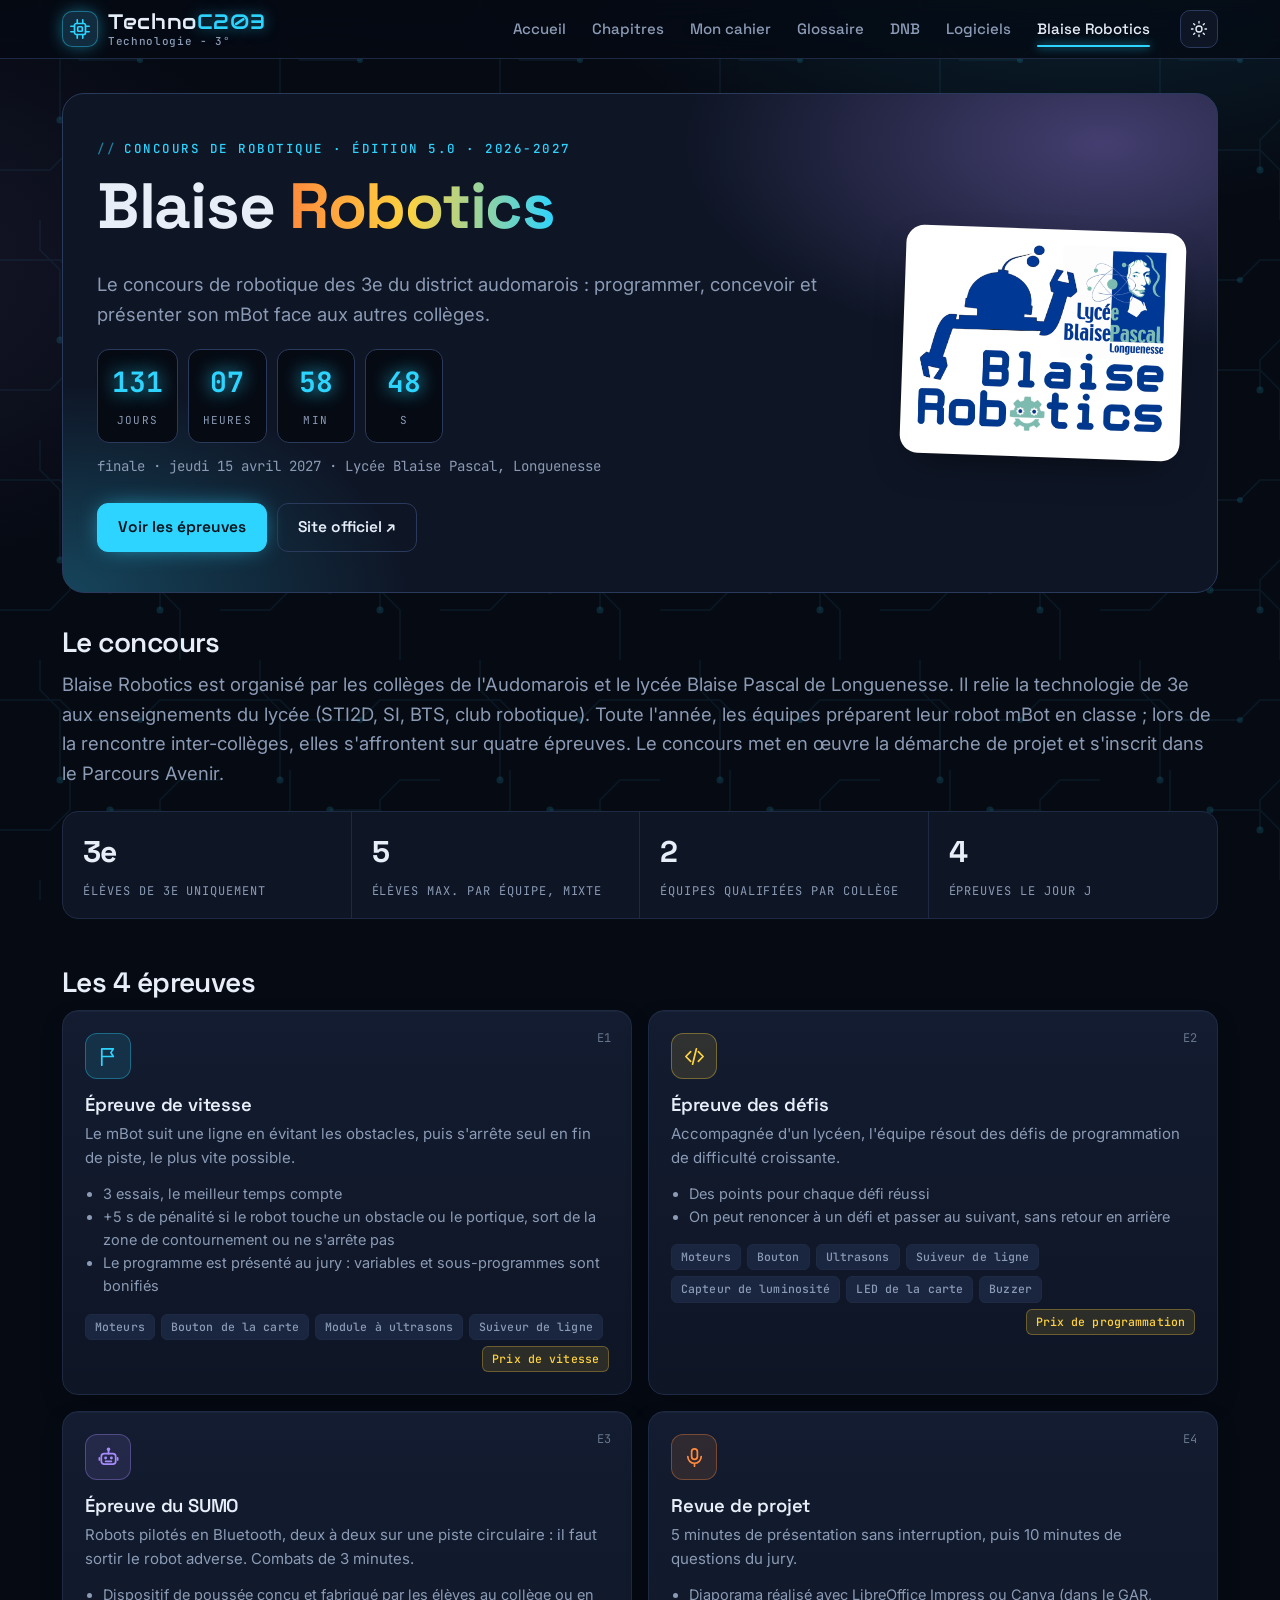
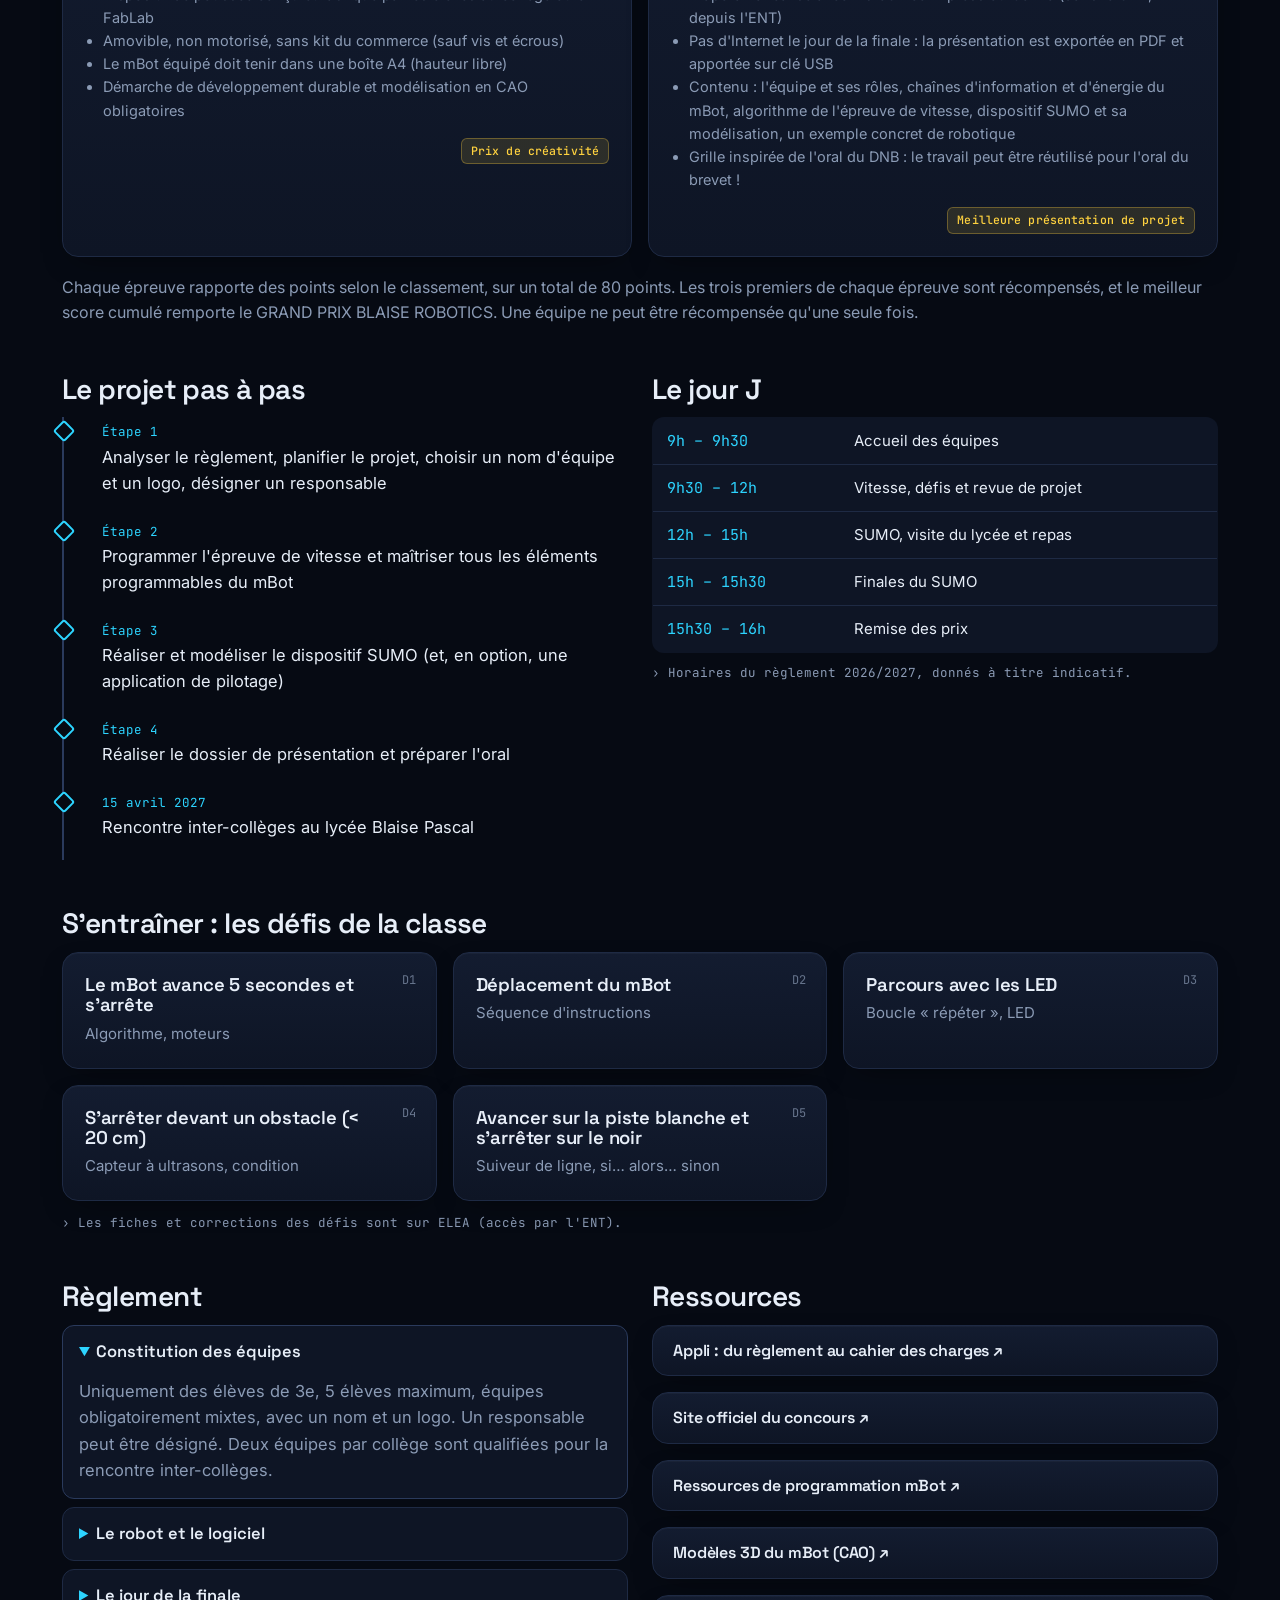
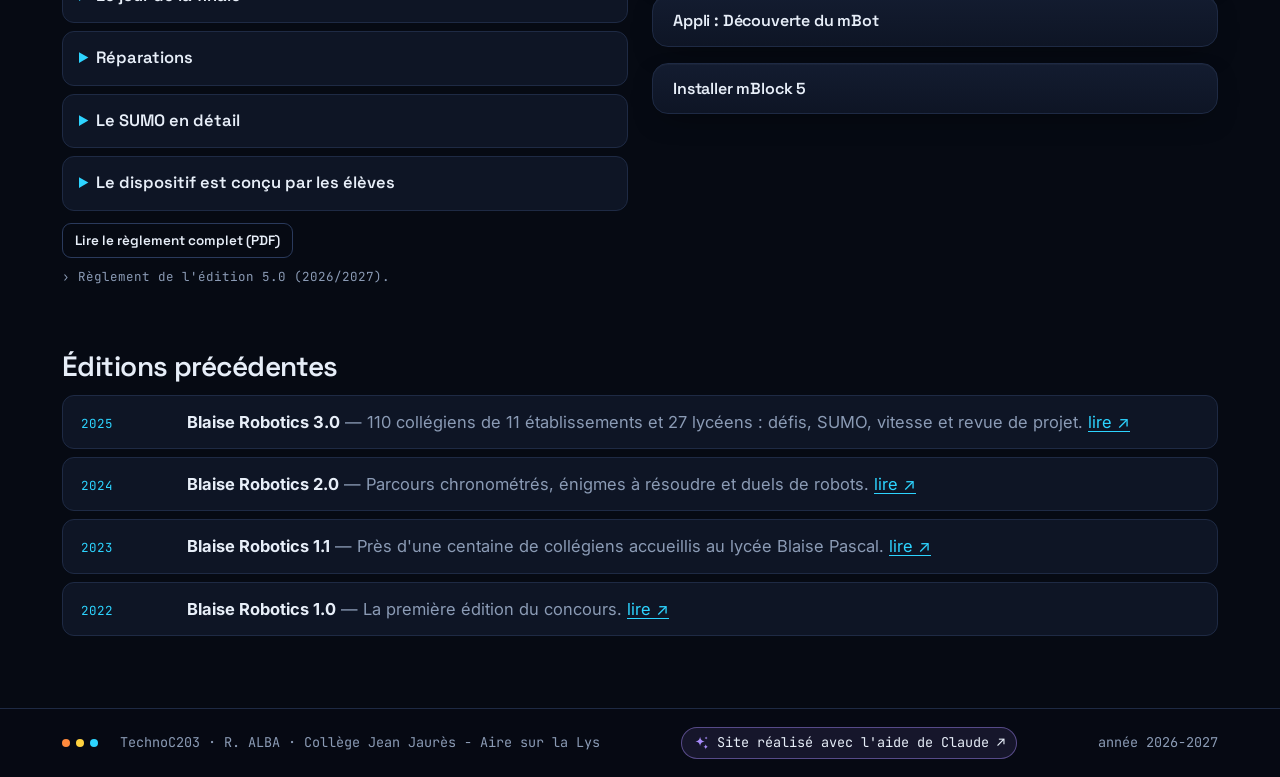
<file: concours.html>
<!doctype html>
<html lang="fr">
<head>
<meta charset="utf-8">
<meta name="viewport" content="width=device-width, initial-scale=1">
<title>Blaise Robotics — TechnoC203</title>
<link rel="preconnect" href="https://fonts.googleapis.com"><link rel="preconnect" href="https://fonts.gstatic.com" crossorigin>
<link rel="stylesheet" href="https://fonts.googleapis.com/css2?family=Audiowide&family=Inter:wght@400;500;600&family=Space+Grotesk:wght@500;600;700&family=JetBrains+Mono:wght@400;500;700&display=swap">
<link rel="stylesheet" href="assets/css/style.css?v=20261128070810">
<script src="assets/js/site.js?v=20261128070810"></script>
<script src="assets/js/data/concours.js?v=20261128070810"></script>
</head>
<body>
<main id="app"></main>

<script>
  const K = window.CONCOURS;
  const hasDate = !!K.dateFinale;

  U.$("#app").innerHTML = `
    <section class="contest-hero">
      <div>
        <span class="eyebrow">Concours de robotique · ${U.esc(K.edition)}</span>
        <h1>Blaise <span class="grad">Robotics</span></h1>
        <p style="font-size:18.5px">${U.esc(K.accroche)}</p>
        ${hasDate ? `<div class="countdown" id="cd" aria-label="Compte à rebours avant la finale"></div>
          <p style="margin-top:12px; font-size:14px; font-family:var(--f-mono)">finale · ${new Date(K.dateFinale).toLocaleDateString("fr-FR", { dateStyle:"full" })}${K.lieu && K.lieu !== "…" ? " · " + U.esc(K.lieu) : ""}</p>`
          : `<p style="margin-top:14px; font-size:14px; font-family:var(--f-mono); color:var(--energie)">● date de la finale bientôt annoncée</p>`}
        <div class="hero-actions"><a class="btn" href="#epreuves">Voir les épreuves</a><a class="btn ghost" href="${U.esc(K.siteOfficiel)}" target="_blank" rel="noopener">Site officiel ↗</a></div>
      </div>
      <div class="contest-logo"><img src="${U.esc(K.logo)}" alt="Logo du concours Blaise Robotics, lycée Blaise Pascal de Longuenesse"></div>
    </section>

    <section class="section" style="margin-top:0">
      <h2>Le concours</h2>
      <p class="lead">${U.esc(K.presentation)}</p>
    </section>

    <section class="stats" style="margin-top:22px">${K.chiffres.map(c => `<div><b>${U.esc(c.val)}</b><span>${U.esc(c.label)}</span></div>`).join("")}</section>

    <section class="section">
      <h2 id="epreuves" style="scroll-margin-top:90px">Les 4 épreuves</h2>
      <div class="grid" style="grid-template-columns:repeat(auto-fill, minmax(min(100%, 420px), 1fr))">${K.epreuves.map((e, i) => `<article class="card hoverable" style="--c:${["var(--information)","var(--energie)","var(--t3)","var(--matiere)"][i % 4]}">
        <span class="card-num">E${i + 1}</span>
        <div class="card-icon">${U.icon(e.icone)}</div>
        <h3>${U.esc(e.nom)}</h3><p>${U.esc(e.desc)}</p>
        <ul style="margin:12px 0 0; padding-left:18px; font-size:14.5px; color:var(--muted)">${e.details.map(d => `<li>${U.esc(d)}</li>`).join("")}</ul>
        <div class="card-foot">${(e.modules || []).map(m => `<span class="tag">${U.esc(m)}</span>`).join("")}<span class="tag t2" style="margin-left:auto">${U.esc(e.prix)}</span></div>
      </article>`).join("")}</div>
      <p class="lead" style="margin-top:18px; font-size:16px">${U.esc(K.recompenses)}</p>
    </section>

    <section class="section two-col">
      <div>
        <h2>Le projet pas à pas</h2>
        <ol class="timeline">${K.calendrier.map(c => `<li><time>${U.esc(c.date)}</time><div>${U.esc(c.etape)}</div></li>`).join("")}</ol>
      </div>
      <div>
        <h2>Le jour J</h2>
        <table class="data"><tbody>${K.journee.map(j => `<tr><td style="font-family:var(--f-mono); white-space:nowrap; color:var(--accent)">${U.esc(j.h)}</td><td>${U.esc(j.t)}</td></tr>`).join("")}</tbody></table>
        <p class="count" style="margin-top:10px">${U.esc(K.journeeNote)}</p>
      </div>
    </section>

    <section class="section">
      <h2>S'entraîner : les défis de la classe</h2>
      <div class="grid">${K.defisClasse.map(d => `<article class="card" style="--c:var(--information)">
        <span class="card-num">D${d.n}</span><h3 style="padding-right:30px">${U.esc(d.titre)}</h3><p>${U.esc(d.notions)}</p></article>`).join("")}</div>
      <p class="count" style="margin-top:12px">Les fiches et corrections des défis sont sur ELEA (accès par l'ENT).</p>
    </section>

    <section class="section two-col">
      <div>
        <h2 id="reglement" style="scroll-margin-top:90px">Règlement</h2>
        ${K.reglement.map((r, i) => `<details class="rule"${i === 0 ? " open" : ""}><summary>${U.esc(r.titre)}</summary><div>${U.esc(r.texte)}</div></details>`).join("")}
        <p style="margin-top:12px">${U.linkBtn(K.reglementPdf, "Lire le règlement complet (PDF)", "btn small ghost")}</p>
        <p class="count">${U.esc(K.reglementNote)}</p>
      </div>
      <div>
        <h2>Ressources</h2>
        <div class="grid" style="grid-template-columns:1fr">
          ${K.ressources.map(r => `<a class="card" href="${U.esc(r.url)}" target="_blank" rel="noopener" style="padding:16px 20px"><h3 style="margin:0; font-size:16px">${U.esc(r.label)} ↗</h3></a>`).join("")}
          <a class="card" href="applis/decouverte-mbot.html" style="padding:16px 20px; --c:var(--t3)"><h3 style="margin:0; font-size:16px">Appli : Découverte du mBot</h3></a>
          <a class="card" href="logiciels.html" style="padding:16px 20px"><h3 style="margin:0; font-size:16px">Installer mBlock 5</h3></a>
        </div>
      </div>
    </section>

    ${K.equipes.length ? `<section class="section"><h2>Nos équipes</h2><table class="data"><thead><tr><th>Équipe</th><th>Classe</th></tr></thead><tbody>
      ${K.equipes.map(e => `<tr><td><strong>${U.esc(e.nom)}</strong></td><td>${U.esc(e.classe)}</td></tr>`).join("")}</tbody></table></section>` : ""}

    <section class="section">
      <h2>Éditions précédentes</h2>
      <ul class="news">${K.editions.map(e => `<li><time>${U.esc(e.annee)}</time><div><strong>${U.esc(e.titre)}</strong> <span style="color:var(--muted)">— ${U.esc(e.texte)}</span> <a href="${U.esc(e.url)}" target="_blank" rel="noopener">lire ↗</a></div></li>`).join("")}</ul>
    </section>`;

  // Compte à rebours
  if (hasDate){
    const end = new Date(K.dateFinale).getTime();
    const tick = () => {
      let s = Math.max(0, Math.floor((end - Date.now()) / 1000));
      const parts = [["jours", Math.floor(s / 86400)], ["heures", Math.floor(s / 3600) % 24], ["min", Math.floor(s / 60) % 60], ["s", s % 60]];
      U.$("#cd").innerHTML = s ? parts.map(([l, v]) => `<div><b>${String(v).padStart(2, "0")}</b><span>${l}</span></div>`).join("") : `<div><b>C'est le jour J !</b></div>`;
    };
    tick(); setInterval(tick, 1000);
  }
</script>
</body>
</html>
</file>
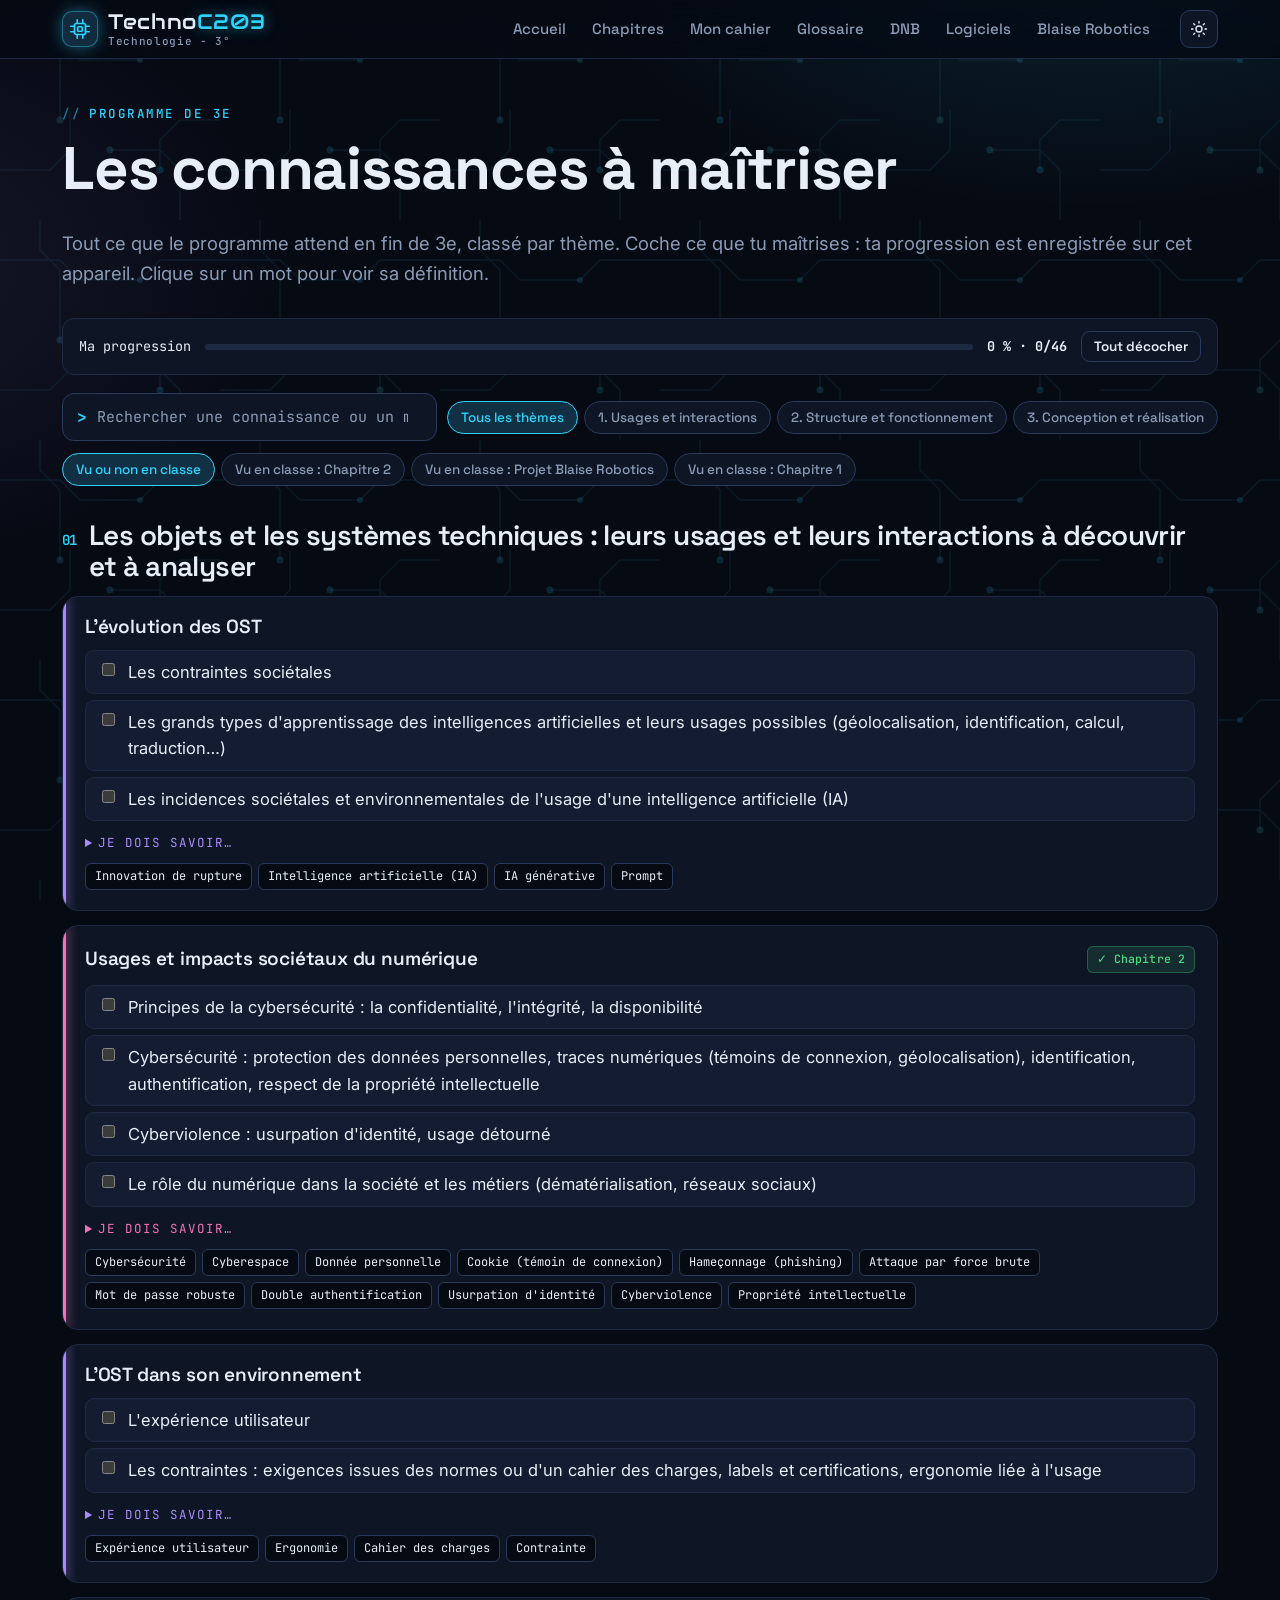
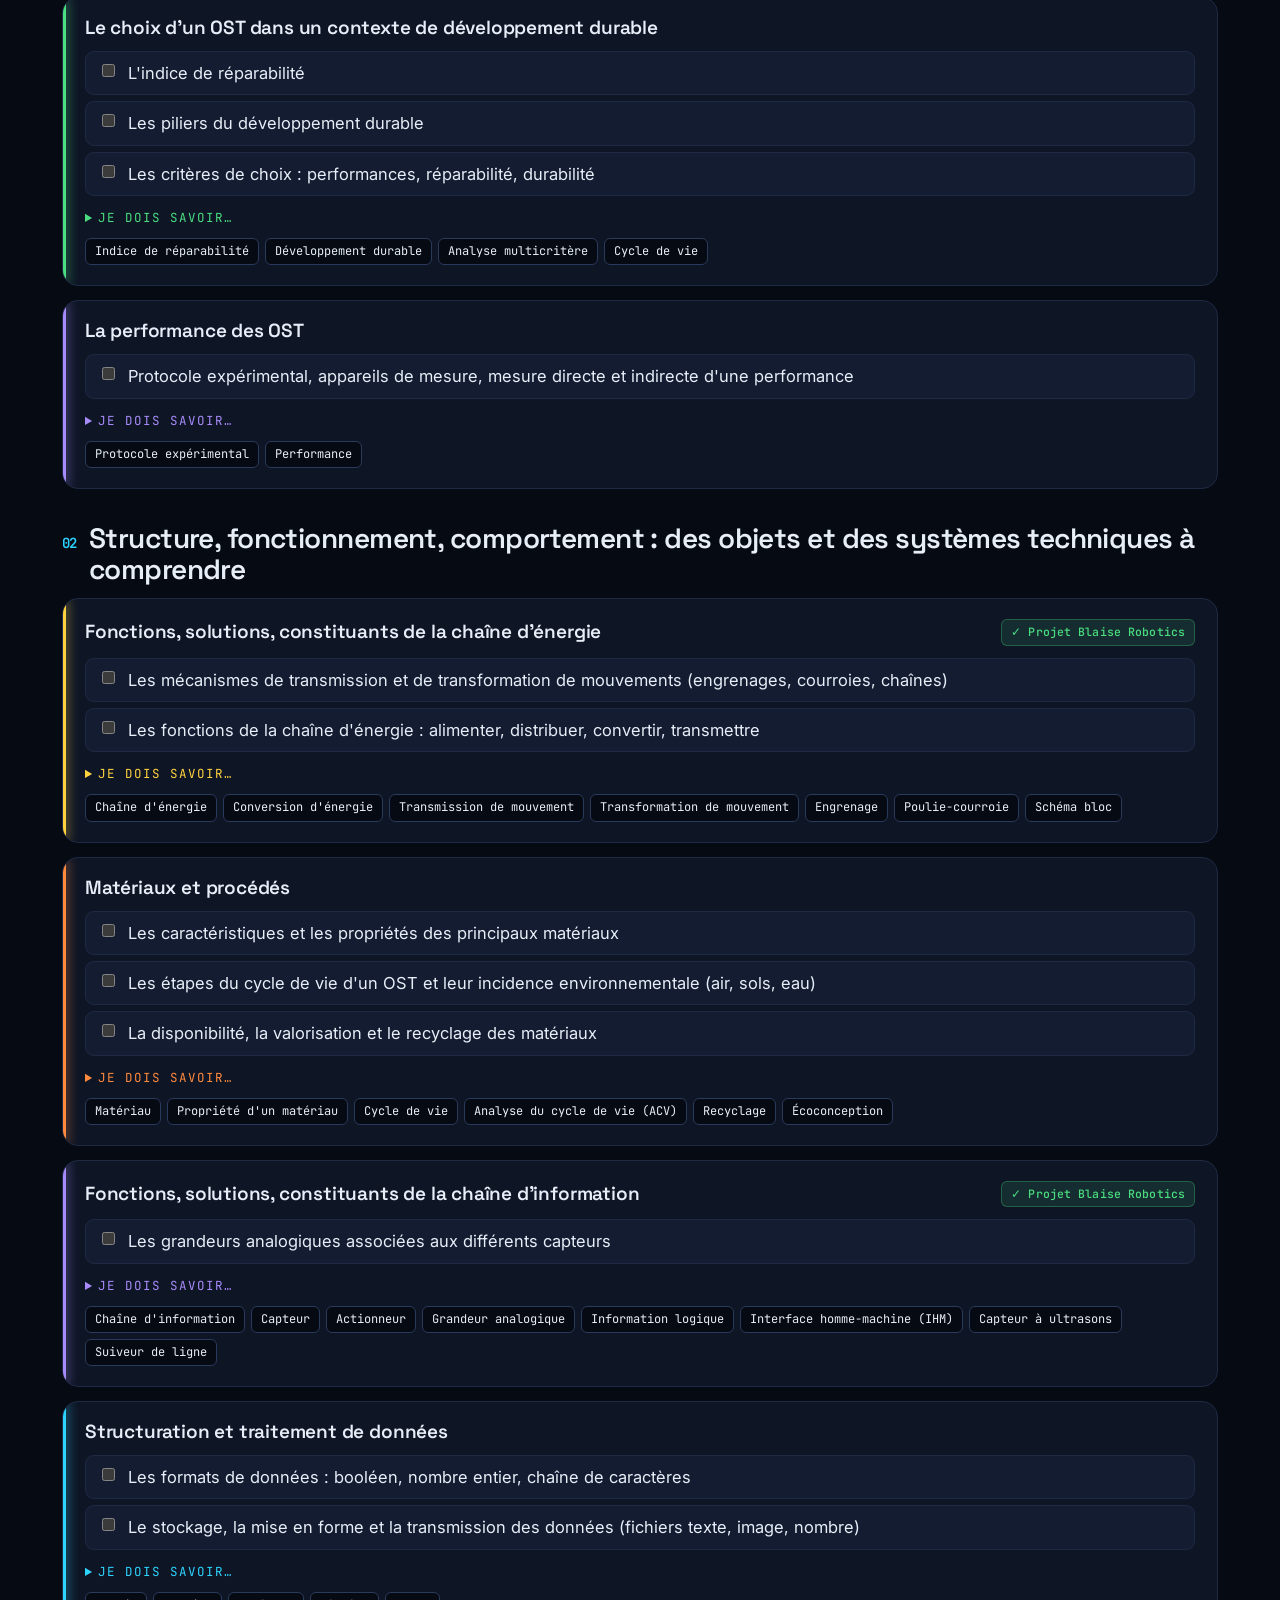
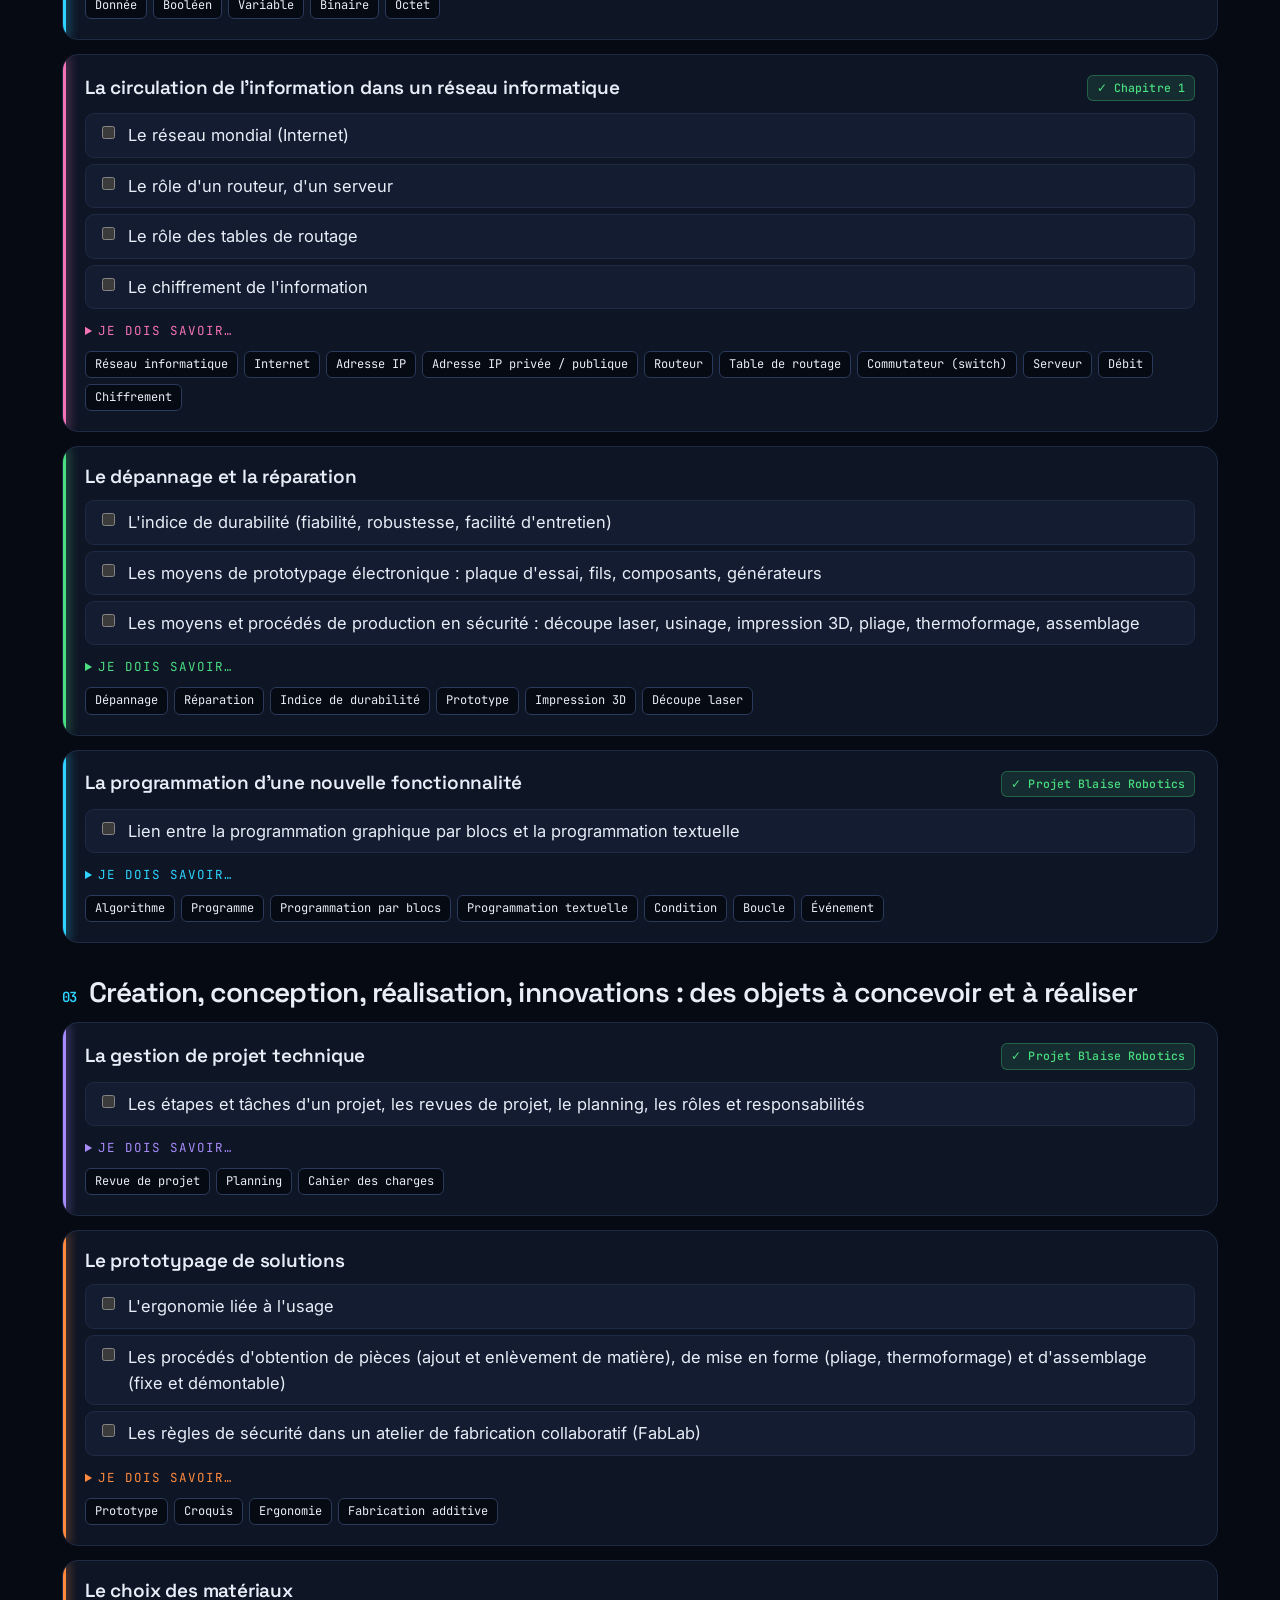
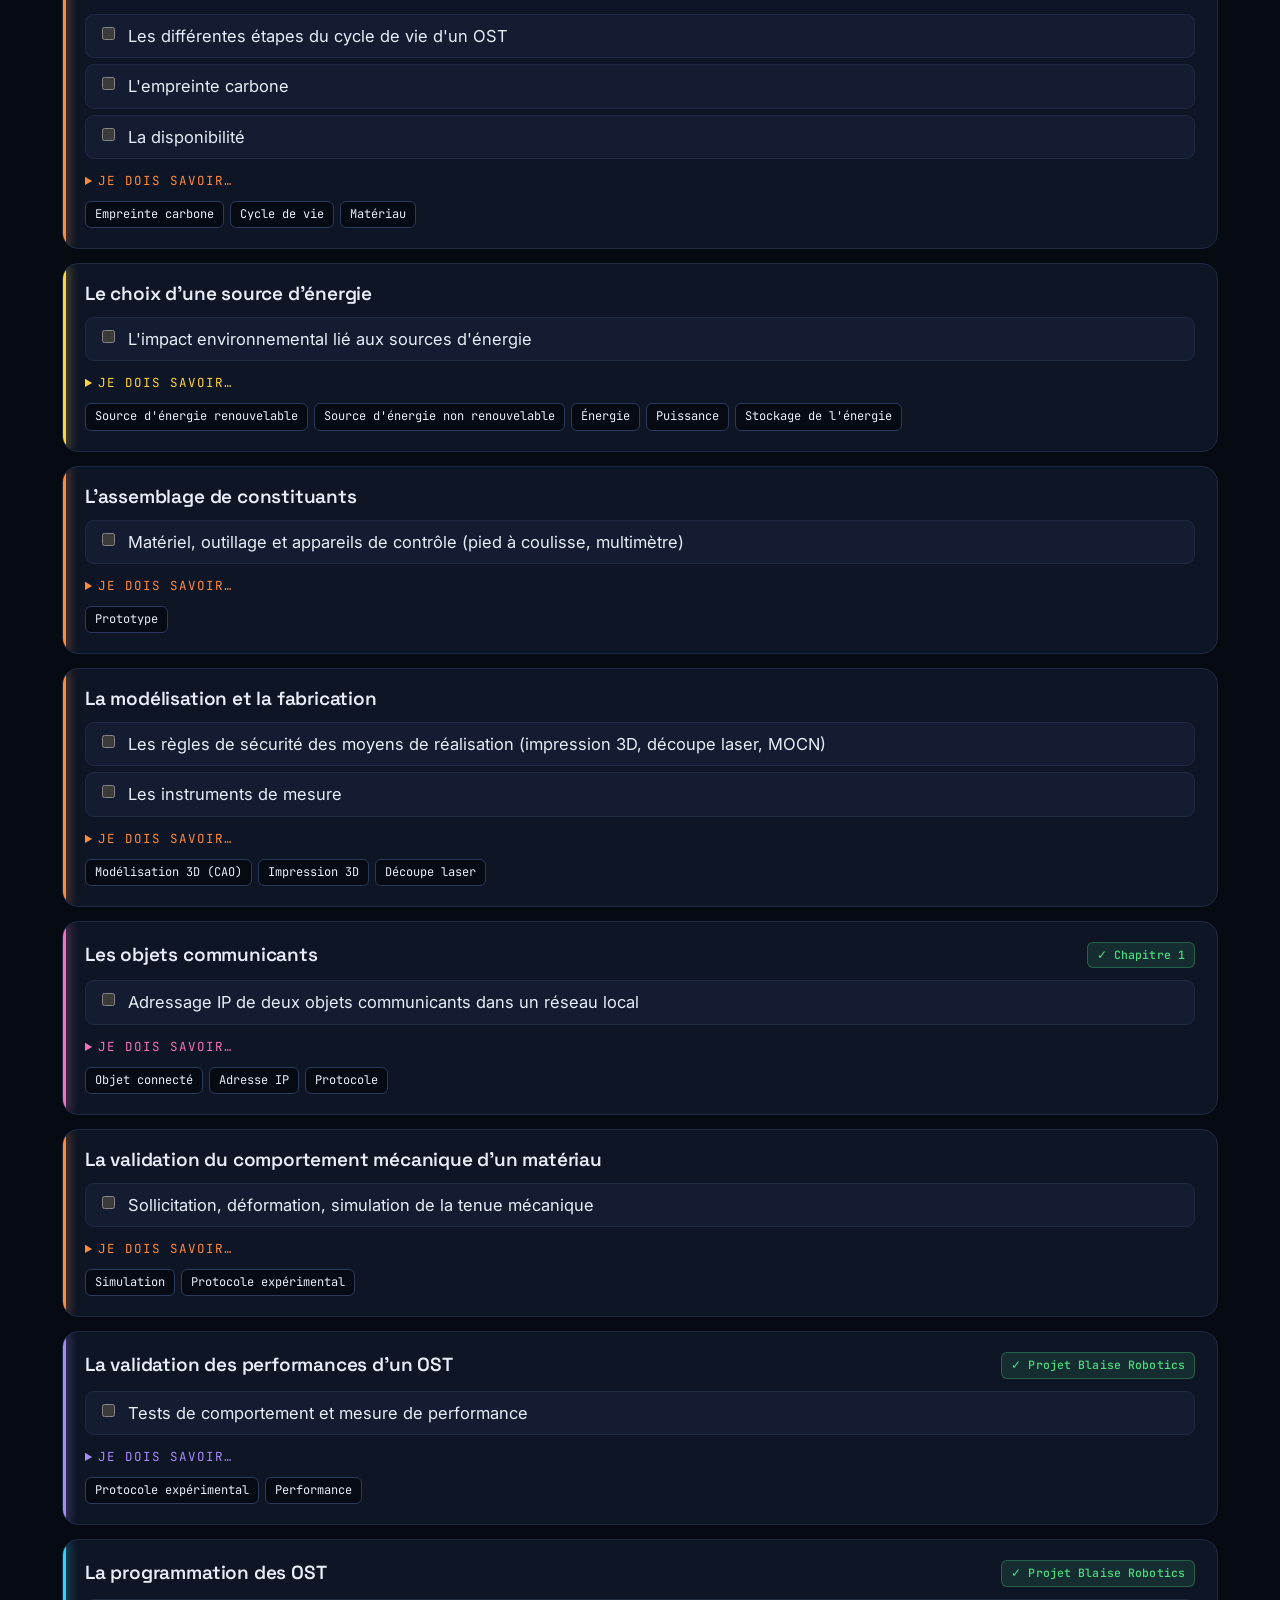
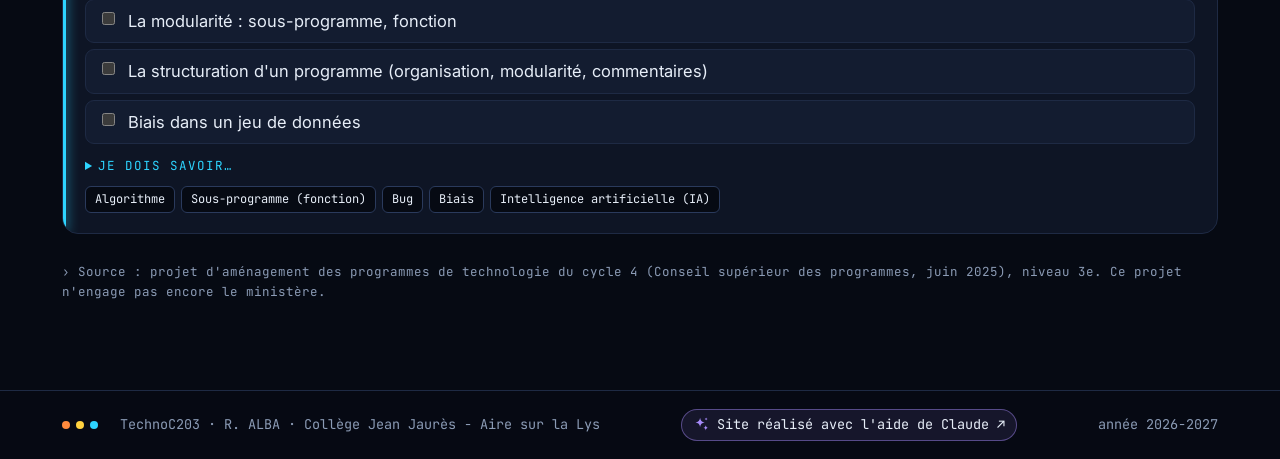
<file: connaissances.html>
<!doctype html>
<html lang="fr">
<head>
<meta charset="utf-8">
<meta name="viewport" content="width=device-width, initial-scale=1">
<title>Connaissances — TechnoC203</title>
<link rel="preconnect" href="https://fonts.googleapis.com"><link rel="preconnect" href="https://fonts.gstatic.com" crossorigin>
<link rel="stylesheet" href="https://fonts.googleapis.com/css2?family=Audiowide&family=Inter:wght@400;500;600&family=Space+Grotesk:wght@500;600;700&family=JetBrains+Mono:wght@400;500;700&display=swap">
<link rel="stylesheet" href="assets/css/style.css?v=20261128070810">
<script src="assets/js/site.js?v=20261128070810"></script>
<script src="assets/js/data/connaissances.js?v=20261128070810"></script>
<script src="assets/js/data/chapitres/liste.js?v=20261128070810"></script>
<script src="assets/js/data/visibilite.js?v=20261128070810"></script>
<style>
  .part{--k:var(--accent); background:var(--surface); border:1px solid var(--line); border-radius:var(--radius); padding:20px 22px; margin-bottom:14px; position:relative; overflow:hidden; scroll-margin-top:90px}
  .part::before{content:""; position:absolute; left:0; top:0; bottom:0; width:3px; background:var(--k); box-shadow:0 0 12px var(--k)}
  .part-head{display:flex; flex-wrap:wrap; gap:8px 12px; align-items:center; margin-bottom:12px}
  .part-head h3{margin:0; font-size:19px; flex:1 1 300px}
  .klist{list-style:none; padding:0; margin:0 0 12px; display:grid; gap:6px}
  .klist label{display:flex; gap:10px; align-items:flex-start; cursor:pointer; padding:8px 12px; border-radius:9px; background:var(--surface-2); border:1px solid var(--line)}
  .klist label:hover{border-color:var(--k)}
  .klist input{accent-color:var(--k); margin-top:4px; flex:none}
  .klist input:checked + span{color:var(--muted); text-decoration:line-through; text-decoration-color:color-mix(in srgb, var(--k) 60%, transparent)}
  .part details{margin:6px 0 10px}
  .part summary{cursor:pointer; font-family:var(--f-mono); font-size:12.5px; letter-spacing:.08em; text-transform:uppercase; color:var(--k)}
  .part details ul{margin:8px 0 0; padding-left:20px; color:var(--muted); font-size:15px}
  .words{display:flex; flex-wrap:wrap; gap:6px}
  .words a{font-family:var(--f-mono); font-size:12px; text-decoration:none; color:var(--ink); padding:3px 9px; border-radius:6px; border:1px solid var(--line-2); background:var(--bg)}
  .words a:hover{border-color:var(--k); color:var(--k)}
  .theme-title{display:flex; gap:12px; align-items:baseline; margin:34px 0 14px}
  .theme-title .n{font-family:var(--f-mono); color:var(--accent); font-size:14px}
  .meter{display:flex; align-items:center; gap:14px; background:var(--surface); border:1px solid var(--line); border-radius:12px; padding:12px 16px; margin-bottom:18px; font-family:var(--f-mono); font-size:13.5px}
  .meter .progress{flex:1}
</style>
</head>
<body>
<main>
  <header class="page-head">
    <span class="eyebrow">Programme de 3e</span>
    <h1>Les connaissances à maîtriser</h1>
    <p class="lead">Tout ce que le programme attend en fin de 3e, classé par thème. Coche ce que tu maîtrises : ta progression est enregistrée sur cet appareil. Clique sur un mot pour voir sa définition.</p>
  </header>

  <div class="meter"><span>Ma progression</span><div class="progress"><div id="prog"></div></div><strong id="pct">0 %</strong>
    <button class="btn small ghost" id="reset">Tout décocher</button></div>

  <div class="toolbar">
    <label class="search"><span class="sr-only">Rechercher</span><input id="q" type="search" placeholder="Rechercher une connaissance ou un mot…"></label>
    <div class="chips" id="chips"></div>
  </div>
  <div class="chips" id="chaps" style="margin:-8px 0 8px"></div>

  <div id="list"></div>

  <p class="count" style="margin-top:28px">Source : projet d'aménagement des programmes de technologie du cycle 4 (Conseil supérieur des programmes, juin 2025), niveau 3e. Ce projet n'engage pas encore le ministère.</p>
</main>

<script>
  const P = window.PROGRAMME;
  // seuls les chapitres ouverts aux élèves apparaissent comme « vus en classe »
  const CHAPS_OUVERTS = new Set(U.chapitresVisibles().map(c => c.programme));
  const ouverts = p => (p.chap || []).filter(c => CHAPS_OUVERTS.has(c));
  const KEY = "connaissances-3e";
  let done = {}; try { done = JSON.parse(localStorage.getItem(KEY)) || {}; } catch(e){}
  const save = () => { try { localStorage.setItem(KEY, JSON.stringify(done)); } catch(e){} };
  const state = { q:"", theme:"", chap:"" };
  const total = P.reduce((t, th) => t + th.parties.reduce((u, p) => u + p.connaissances.length, 0), 0);
  const id = (ti, pi, ki) => `${ti}.${pi}.${ki}`;

  // filtres
  function chips(){
    U.$("#chips").innerHTML = [["", "Tous les thèmes"], ...P.map((t, i) => [String(i), `${i + 1}. ${t.court}`])]
      .map(([v, l]) => `<button class="chip" data-v="${v}" aria-pressed="${state.theme === v}">${l}</button>`).join("");
    const chaps = [...new Set(P.flatMap(t => t.parties.flatMap(p => ouverts(p))))];
    U.$("#chaps").innerHTML = [["", "Tous"], ...chaps.map(c => [c, c])]
      .map(([v, l]) => `<button class="chip" data-c="${U.esc(v)}" aria-pressed="${state.chap === v}">${v ? "Vu en classe : " + U.esc(l) : "Vu ou non en classe"}</button>`).join("");
  }
  U.$("#chips").onclick = e => { const b = e.target.closest(".chip"); if (b){ state.theme = b.dataset.v; chips(); render(); } };
  U.$("#chaps").onclick = e => { const b = e.target.closest(".chip"); if (b){ state.chap = b.dataset.c; chips(); render(); } };
  U.$("#q").addEventListener("input", e => { state.q = e.target.value.trim(); render(); });
  U.$("#reset").onclick = () => { if (confirm("Décocher toutes les connaissances ?")){ done = {}; save(); render(); } };

  function meter(){
    const n = Object.values(done).filter(Boolean).length, p = Math.round(n / total * 100);
    U.$("#prog").style.width = p + "%"; U.$("#pct").textContent = `${p} % · ${n}/${total}`;
  }

  function render(){
    const nq = U.norm(state.q);
    let html = "";
    P.forEach((th, ti) => {
      if (state.theme && state.theme !== String(ti)) return;
      const parts = th.parties.map((p, pi) => ({ p, pi })).filter(({ p }) =>
        (!state.chap || ouverts(p).includes(state.chap)) &&
        (!nq || U.norm([p.titre, ...p.connaissances, ...p.attendus, ...(p.mots || [])].join(" ")).includes(nq)));
      if (!parts.length) return;
      html += `<h2 class="theme-title"><span class="n">0${ti + 1}</span>${U.esc(th.theme)}</h2>`;
      html += parts.map(({ p, pi }) => `
        <article class="part" style="--k:${U.themeColor(p.theme)}">
          <div class="part-head"><h3>${U.highlight(p.titre, state.q)}</h3>
            ${ouverts(p).map(c => { const ch = (window.CHAPITRES || []).find(x => x.programme === c); return `<a class="tag t5" href="${ch ? "chapitre.html?c=" + ch.id : "chapitre.html"}" style="text-decoration:none">✓ ${U.esc(c)}</a>`; }).join("")}</div>
          <ul class="klist">${p.connaissances.map((k, ki) => `<li><label><input type="checkbox" data-id="${id(ti, pi, ki)}"${done[id(ti, pi, ki)] ? " checked" : ""}><span>${U.highlight(k, state.q)}</span></label></li>`).join("")}</ul>
          <details><summary>Je dois savoir…</summary><ul>${p.attendus.map(a => `<li>${U.highlight(a, state.q)}</li>`).join("")}</ul></details>
          ${p.mots?.length ? `<div class="words">${p.mots.map(m => `<a href="glossaire.html?q=${encodeURIComponent(m)}">${U.esc(m)}</a>`).join("")}</div>` : ""}
        </article>`).join("");
    });
    U.$("#list").innerHTML = html || `<div class="empty">Aucune connaissance ne correspond.</div>`;
    meter();
  }
  U.$("#list").addEventListener("change", e => {
    const c = e.target.closest("input[data-id]"); if (!c) return;
    done[c.dataset.id] = c.checked; save(); meter();
  });
  chips(); render();
</script>
</body>
</html>
</file>
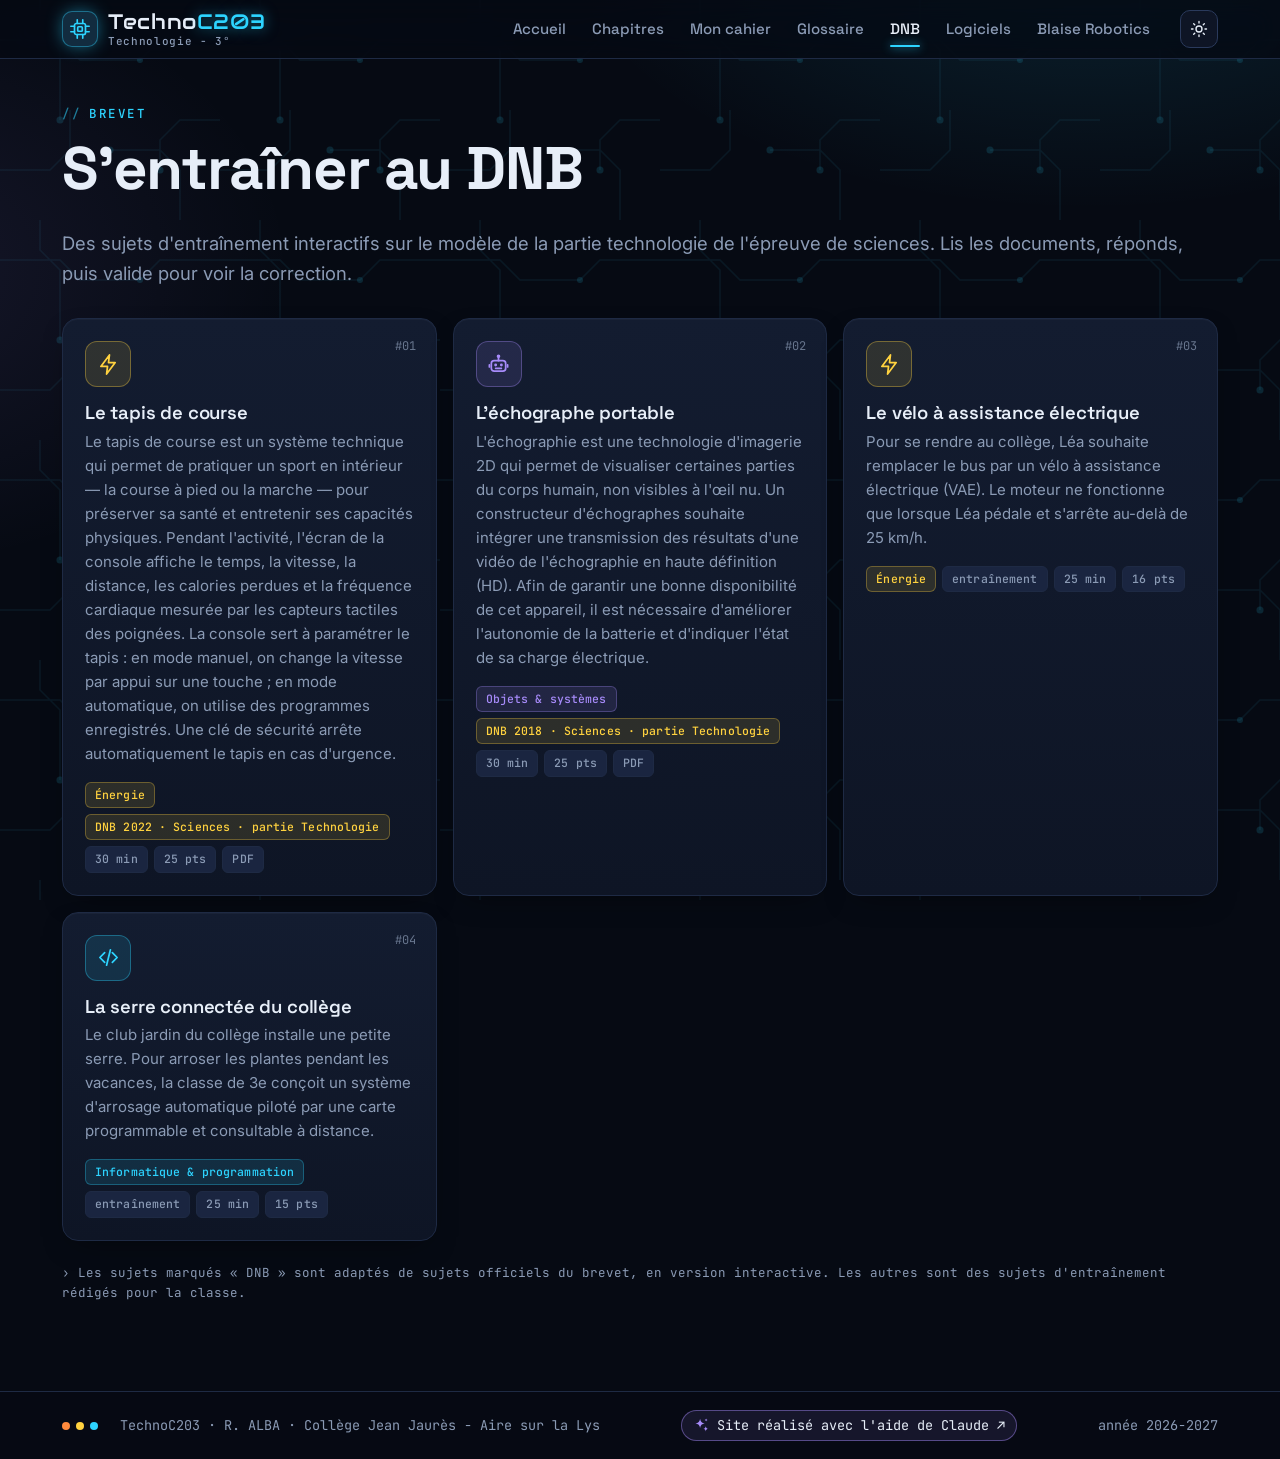
<file: dnb.html>
<!doctype html>
<html lang="fr">
<head>
<meta charset="utf-8">
<meta name="viewport" content="width=device-width, initial-scale=1">
<title>Sujets DNB — TechnoC203</title>
<link rel="preconnect" href="https://fonts.googleapis.com"><link rel="preconnect" href="https://fonts.gstatic.com" crossorigin>
<link rel="stylesheet" href="https://fonts.googleapis.com/css2?family=Audiowide&family=Inter:wght@400;500;600&family=Space+Grotesk:wght@500;600;700&family=JetBrains+Mono:wght@400;500;700&display=swap">
<link rel="stylesheet" href="assets/css/style.css?v=20261128070810">
<script src="assets/js/site.js?v=20261128070810"></script>
<script src="assets/js/data/dnb.js?v=20261128070810"></script>
</head>
<body>
<main id="app"></main>

<script>
  const S = window.SUJETS_DNB;
  const app = U.$("#app");
  const shuffle = a => { a = [...a]; for (let i = a.length - 1; i > 0; i--){ const j = Math.floor(Math.random() * (i + 1)); [a[i], a[j]] = [a[j], a[i]]; } return a; };

  /* ---------- Liste des sujets ---------- */
  function renderList(){
    document.title = "Sujets DNB — TechnoC203";
    app.innerHTML = `
      <header class="page-head">
        <span class="eyebrow">Brevet</span>
        <h1>S'entraîner au DNB</h1>
        <p class="lead">Des sujets d'entraînement interactifs sur le modèle de la partie technologie de l'épreuve de sciences. Lis les documents, réponds, puis valide pour voir la correction.</p>
      </header>
      <div class="grid">
        ${S.map((s, i) => `<a class="card" href="#${s.id}" style="--c:${U.themeColor(s.theme)}">
          <span class="card-num">#${String(i + 1).padStart(2, "0")}</span>
          <div class="card-icon">${U.icon(THEMES[s.theme]?.icon)}</div>
          <h3>${U.esc(s.titre)}</h3>
          <p>${U.esc(s.contexte)}</p>
          <div class="card-foot">${U.themeTag(s.theme)} ${s.source ? `<span class="tag t2">${U.esc(s.source)}</span>` : `<span class="tag">entraînement</span>`} <span class="tag">${U.esc(s.duree)}</span> <span class="tag">${s.questions.reduce((t, q) => t + q.pts, 0)} pts</span>${s.pdf ? ` <span class="tag">PDF</span>` : ""}</div>
        </a>`).join("")}
      </div>
      <p class="count" style="margin-top:22px">Les sujets marqués « DNB » sont adaptés de sujets officiels du brevet, en version interactive. Les autres sont des sujets d'entraînement rédigés pour la classe.</p>`;
  }

  /* ---------- Un sujet ---------- */
  function renderSujet(full, part){
    // part = "4" → seulement les questions « Question 4… » et les documents qu'elles utilisent
    let s = full;
    if (part){
      const re = new RegExp(`^Question ${part.replace(".", "\\.")}(\\.|\\s)`);
      const qs = full.questions.map((q, i) => ({ ...q, _n: i + 1 })).filter(q => re.test(q.enonce));
      if (qs.length){
        s = { ...full, questions: qs };
      } else part = null;
    }
    document.title = s.titre + (part ? ` (question ${part})` : "") + " — DNB TechnoC203";
    const total = s.questions.reduce((t, q) => t + q.pts, 0);
    const score = {}; // index question -> points obtenus
    const inline = s.questions.some(q => q.docs), vus = new Set();

    app.innerHTML = `
      <p class="no-print"><a href="#" style="font-family:var(--f-mono);font-size:14px;text-decoration:none">← tous les sujets</a></p>
      <header class="page-head">
        <span class="eyebrow">${U.esc(s.source || "Sujet d'entraînement")} · ${U.esc(s.duree)} · ${total} points</span>
        <h1>${U.esc(s.titre)}</h1>
        <p class="lead">${U.esc(s.contexte)}</p>
        ${s.pdf ? `<p class="no-print" style="margin-top:14px"><a class="btn" href="${U.esc(s.pdf)}" download>${ICONS.doc} Télécharger le sujet (PDF)</a></p>` : ""}
        ${part ? `<div style="margin-top:16px; padding:12px 16px; border-radius:10px; border:1px solid var(--accent); background:color-mix(in srgb, var(--accent) 8%, transparent)">Tu fais seulement la <b>question ${U.esc(part)}</b> de ce sujet. <a href="#${s.id}">Faire tout le sujet →</a></div>` : ""}
      </header>
      ${inline ? "" : s.documents.map(doc).join("")}
      <h2 style="margin-top:28px">Questions</h2>
      <div id="qs">${s.questions.map((q, i) => {
        // un document s'affiche juste avant la première question qui l'utilise
        const avant = inline ? (q.docs || []).filter(d => !vus.has(d)).map(d => { vus.add(d); return doc(s.documents[d]); }).join("") : "";
        return avant + question(q, i);
      }).join("")}</div>
      <div class="scorebar">
        <span>Score : <strong id="score">0</strong> / ${total}</span>
        <div class="progress" aria-hidden="true"><div id="prog"></div></div>
        <span id="done">0 / ${s.questions.length} questions</span>
        <button class="btn small" id="reset">Recommencer</button>
      </div>`;

    const update = () => {
      const pts = Object.values(score).reduce((a, b) => a + b, 0);
      U.$("#score").textContent = String(pts).replace(".", ",");
      U.$("#prog").style.width = (pts / total * 100) + "%";
      U.$("#done").textContent = `${Object.keys(score).length} / ${s.questions.length} questions`;
    };
    U.$("#reset").onclick = () => renderSujet(full, part);

    U.$$(".question", app).forEach((el, i) => {
      const q = s.questions[i], fb = U.$(".feedback", el), btn = U.$(".check", el);
      const lock = () => { U.$$("input,select,textarea", el).forEach(x => x.disabled = true); btn.remove(); };

      btn.addEventListener("click", () => {
        if (q.type === "qcm"){
          const sel = U.$("input:checked", el);
          if (!sel) return alert("Choisis une réponse.");
          const ok = +sel.value === q.bonne;
          U.$$(".option", el).forEach((o, k) => { if (k === q.bonne) o.classList.add("good"); else if (o.contains(sel)) o.classList.add("bad"); });
          score[i] = ok ? q.pts : 0;
          show(fb, ok ? "ok" : "ko", (ok ? "Bonne réponse ! " : "Ce n'est pas ça. ") + (q.explication || ""));
        }
        if (q.type === "vf"){
          const rows = U.$$(".vf-row", el);
          if (rows.some(r => !U.$("input:checked", r))) return alert("Réponds à toutes les affirmations.");
          let good = 0;
          rows.forEach((r, k) => {
            const ok = (U.$("input:checked", r).value === "v") === q.affirmations[k].vrai;
            r.classList.add(ok ? "good" : "bad"); if (ok) good++;
          });
          score[i] = Math.round(q.pts * good / rows.length * 2) / 2;
          show(fb, good === rows.length ? "ok" : "ko", `${good} / ${rows.length} correctes. ` + (q.explication || ""));
        }
        if (q.type === "associer"){
          const sels = U.$$("select", el);
          if (sels.some(x => !x.value)) return alert("Complète toutes les associations.");
          let good = 0;
          sels.forEach((x, k) => {
            const ok = x.value === q.paires[k].droite;
            x.parentElement.classList.add(ok ? "good" : "bad"); x.style.borderColor = ok ? "var(--ok)" : "var(--ko)";
            if (ok) good++; else x.insertAdjacentHTML("afterend", `<div style="font-size:14px;color:var(--ok)">→ ${U.esc(q.paires[k].droite)}</div>`);
          });
          score[i] = Math.round(q.pts * good / sels.length * 2) / 2;
          show(fb, good === sels.length ? "ok" : "ko", `${good} / ${sels.length} associations correctes.`);
        }
        if (q.type === "saisie"){
          const champs = U.$$("[data-champ]", el);
          if (champs.some(x => !x.value.trim())) return alert("Complète toutes les cases.");
          const val = {}; champs.forEach((x, k) => val[q.champs[k].repere] = x.value.trim());
          let good = 0;
          champs.forEach((x, k) => {
            const c = q.champs[k], v = x.value.trim();
            let ok = c.options ? v === c.reponse : (c.accept || []).some(r => new RegExp(r, "i").test(v.replace(/\s+/g, "")));
            if (ok && c.differentDe && val[c.differentDe] && val[c.differentDe].replace(/\s+/g, "") === v.replace(/\s+/g, "")) ok = false;
            const row = x.closest(".saisie-row");
            row.classList.add(ok ? "good" : "bad");
            if (ok) good++; else row.insertAdjacentHTML("beforeend", `<div class="sol">→ ${U.esc(c.reponse)}</div>`);
          });
          score[i] = Math.round(q.pts * good / champs.length * 2) / 2;
          show(fb, good === champs.length ? "ok" : "ko", `${good} / ${champs.length} cases correctes. ` + (q.explication || ""));
        }
        if (q.type === "multi"){
          const boxes = U.$$("input[type=checkbox]", el);
          if (!boxes.some(b => b.checked)) return alert("Coche au moins une réponse.");
          let good = 0;
          boxes.forEach((b, k) => {
            const attendu = q.bonnes.includes(k), ok = b.checked === attendu;
            const o = b.closest(".option");
            if (attendu) o.classList.add("good"); else if (b.checked) o.classList.add("bad");
            if (ok) good++;
          });
          score[i] = Math.round(q.pts * good / boxes.length * 2) / 2;
          show(fb, good === boxes.length ? "ok" : "ko", (good === boxes.length ? "Bonne réponse ! " : "Les bonnes réponses sont en vert. ") + (q.explication || ""));
        }
        if (q.type === "ouvert"){
          show(fb, "info", `<strong>Proposition de correction</strong><br>${q.correction}
            <div style="margin-top:10px; display:flex; flex-wrap:wrap; gap:6px; align-items:center">Compare avec ta réponse :
              <button class="btn small" data-f="1">J'ai juste</button>
              <button class="btn small ghost" data-f="0.5">En partie</button>
              <button class="btn small ghost" data-f="0">À revoir</button></div>`);
          fb.onclick = e => {
            const b = e.target.closest("[data-f]"); if (!b) return;
            score[i] = Math.round(q.pts * +b.dataset.f * 2) / 2;
            b.parentElement.innerHTML = `Auto-évaluation : <strong>${String(score[i]).replace(".", ",")} / ${q.pts} pts</strong>`;
            update();
          };
          lock(); return;
        }
        lock(); update();
      });
    });
  }

  const doc = d => `<div class="doc"><h4>${U.esc(d.titre)}</h4>${d.html}</div>`;
  function show(fb, kind, html){ fb.className = "feedback show " + kind; fb.innerHTML = html; }

  function question(q, i){
    let body = "";
    if (q.type === "qcm") body = `<div class="options">${q.choix.map((c, k) =>
      `<label class="option"><input type="radio" name="q${i}" value="${k}"> <span>${U.esc(c)}</span></label>`).join("")}</div>`;
    if (q.type === "vf") body = `<div class="options">${q.affirmations.map((a, k) =>
      `<div class="option vf-row" style="cursor:default; flex-wrap:wrap; justify-content:space-between"><span style="flex:1 1 260px">${U.esc(a.texte)}</span>
        <span style="display:flex; gap:14px"><label><input type="radio" name="q${i}-${k}" value="v"> Vrai</label><label><input type="radio" name="q${i}-${k}" value="f"> Faux</label></span></div>`).join("")}</div>`;
    if (q.type === "associer"){
      const opts = shuffle(q.paires.map(p => p.droite));
      body = `<div style="margin:10px 0">${q.paires.map(p => `<div class="match-row"><strong>${U.esc(p.gauche)}</strong>
        <div><select><option value="">— choisir —</option>${opts.map(o => `<option>${U.esc(o)}</option>`).join("")}</select></div></div>`).join("")}</div>`;
    }
    if (q.type === "ouvert") body = `<textarea placeholder="Écris ta réponse ici…" aria-label="Ta réponse"></textarea>`;
    if (q.type === "saisie") body = `<div class="saisie">${q.champs.map(c => `<div class="saisie-row">
        <span class="mk mk-inline">${U.esc(c.repere)}</span><label for="q${i}-${c.repere}">${U.esc(c.label)}</label>
        ${c.options ? `<select id="q${i}-${c.repere}" data-champ><option value="">— choisir —</option>${c.options.map(o => `<option>${U.esc(o)}</option>`).join("")}</select>`
                    : `<input id="q${i}-${c.repere}" data-champ type="text" autocomplete="off" spellcheck="false" placeholder="Ta réponse">`}</div>`).join("")}</div>`;
    if (q.type === "multi") body = `<div class="options">${q.choix.map((c, k) =>
      `<label class="option"><input type="checkbox" value="${k}"> <span>${U.esc(c)}</span></label>`).join("")}</div>`;
    return `<article class="question">
      <div class="q-head"><span class="q-num">Q${String(q._n ?? i + 1).padStart(2, "0")}</span><span class="q-pts">${q.pts} pt${q.pts > 1 ? "s" : ""}</span></div>
      <p>${U.esc(q.enonce)}</p>${q.html || ""}${q.image ? `<figure class="fig"><img src="${U.esc(q.image)}" alt="${U.esc(q.imageAlt || "")}"></figure>` : ""}${body}
      <button class="btn small check">${q.type === "ouvert" ? "Voir la correction" : "Valider"}</button>
      <div class="feedback" aria-live="polite"></div>
    </article>`;
  }

  function route(){
    const [id, part] = location.hash.slice(1).split("/");          // ex. #tapis-de-course/q4
    const s = S.find(x => x.id === id);
    s ? renderSujet(s, part && part.startsWith("q") ? part.slice(1) : null) : renderList();
    scrollTo(0, 0);
  }
  addEventListener("hashchange", route);
  route();
</script>
</body>
</html>
</file>
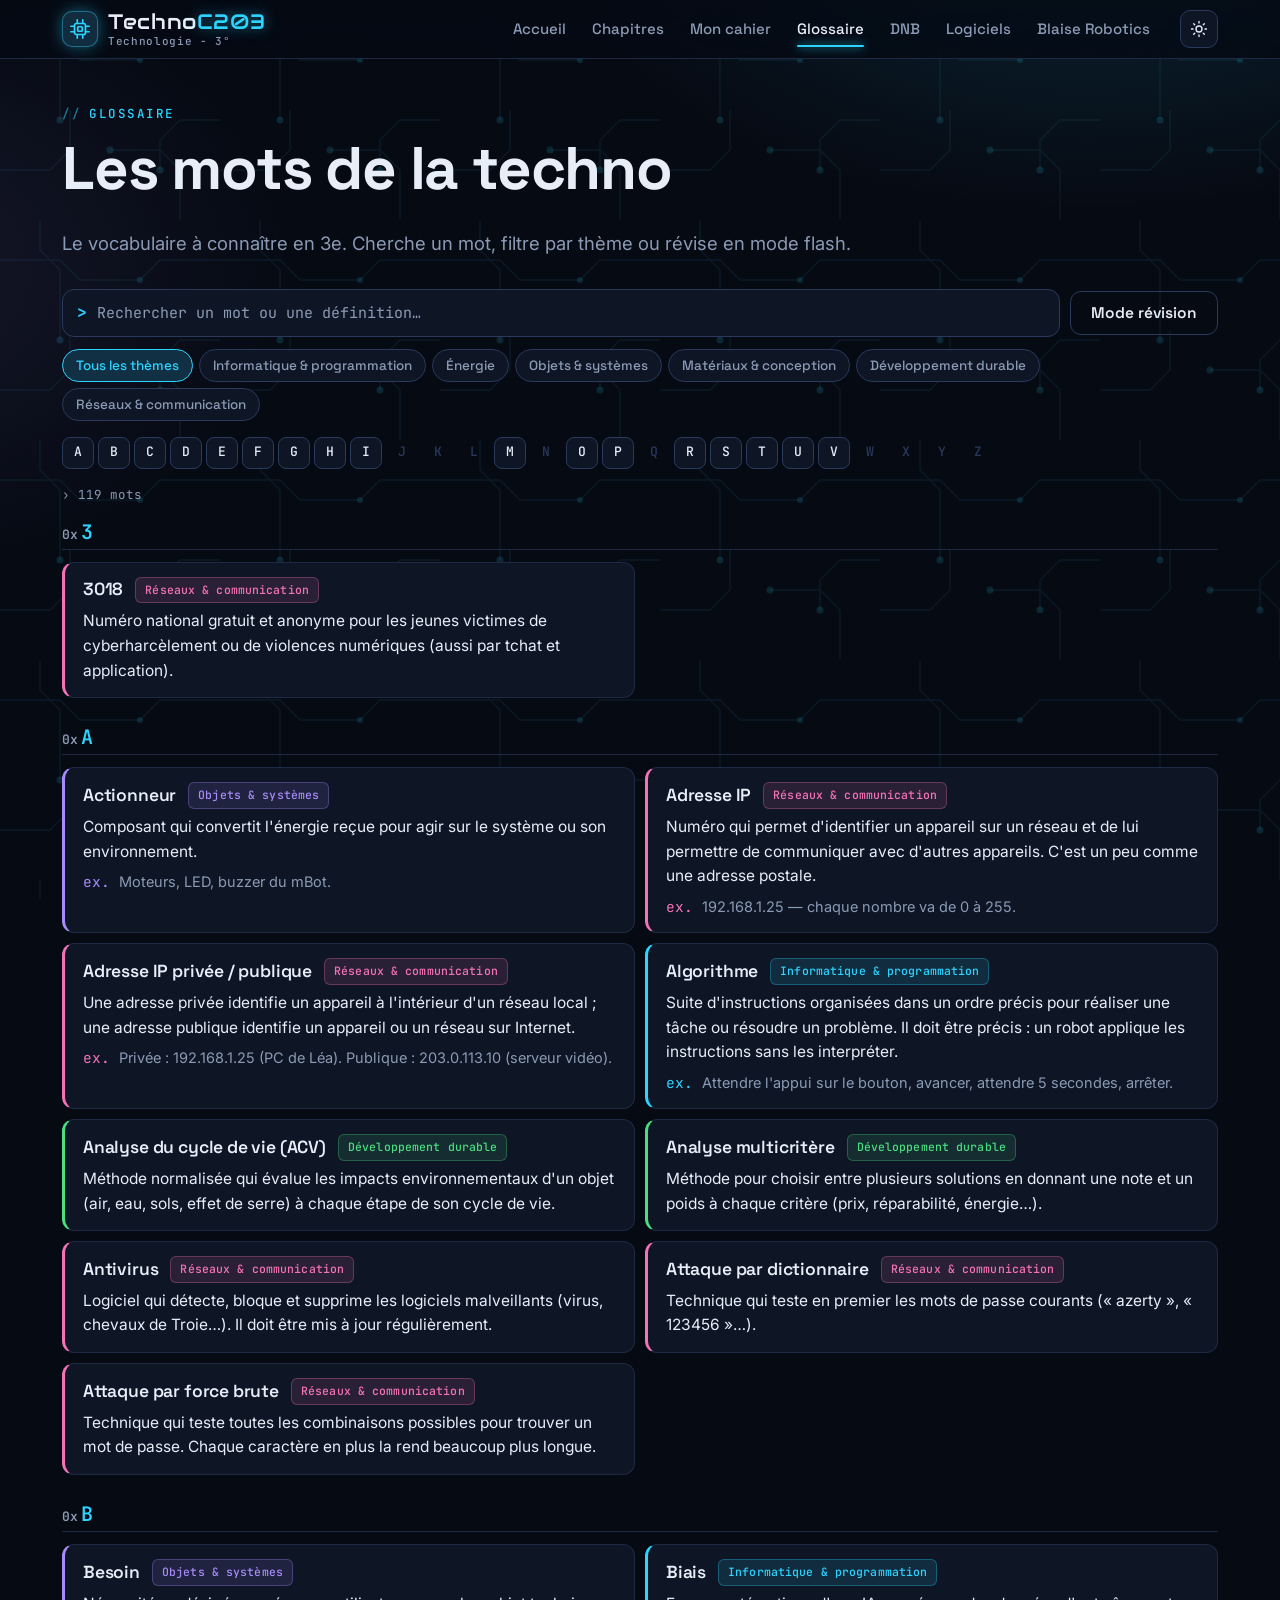
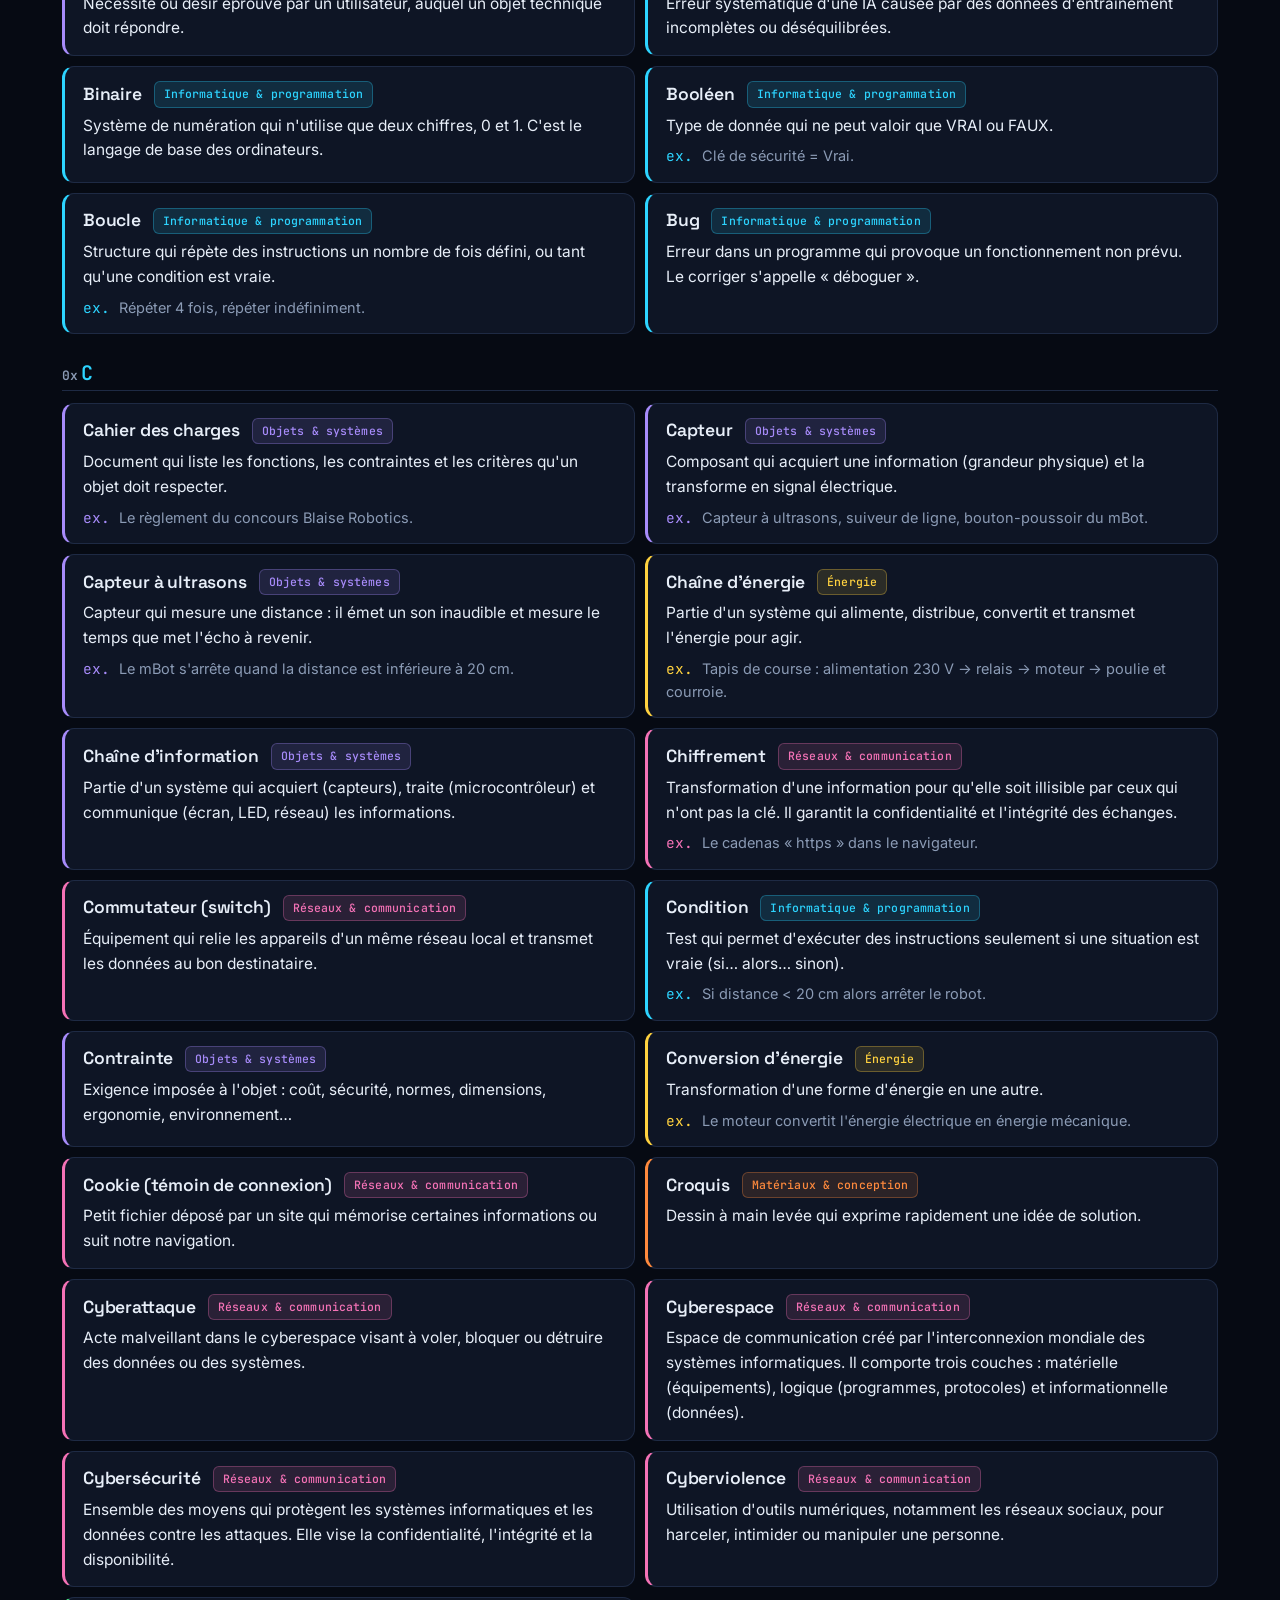
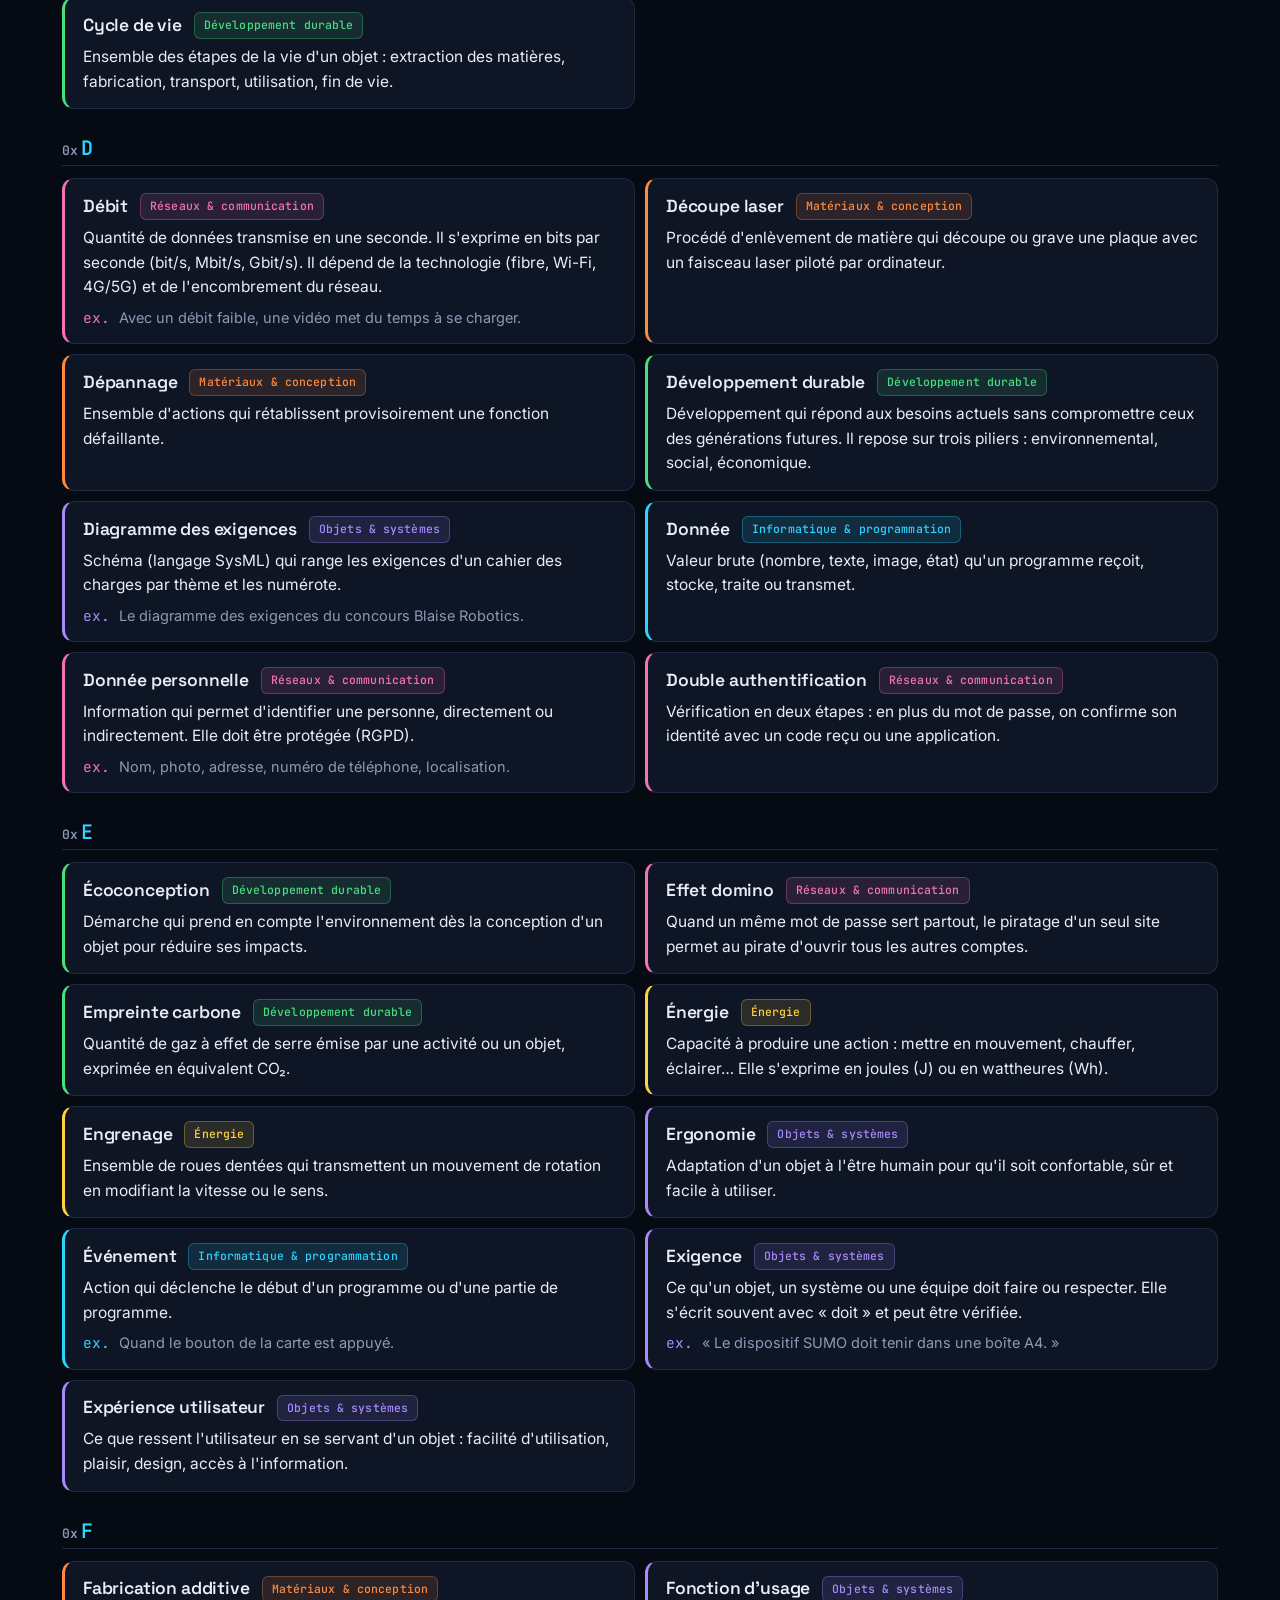
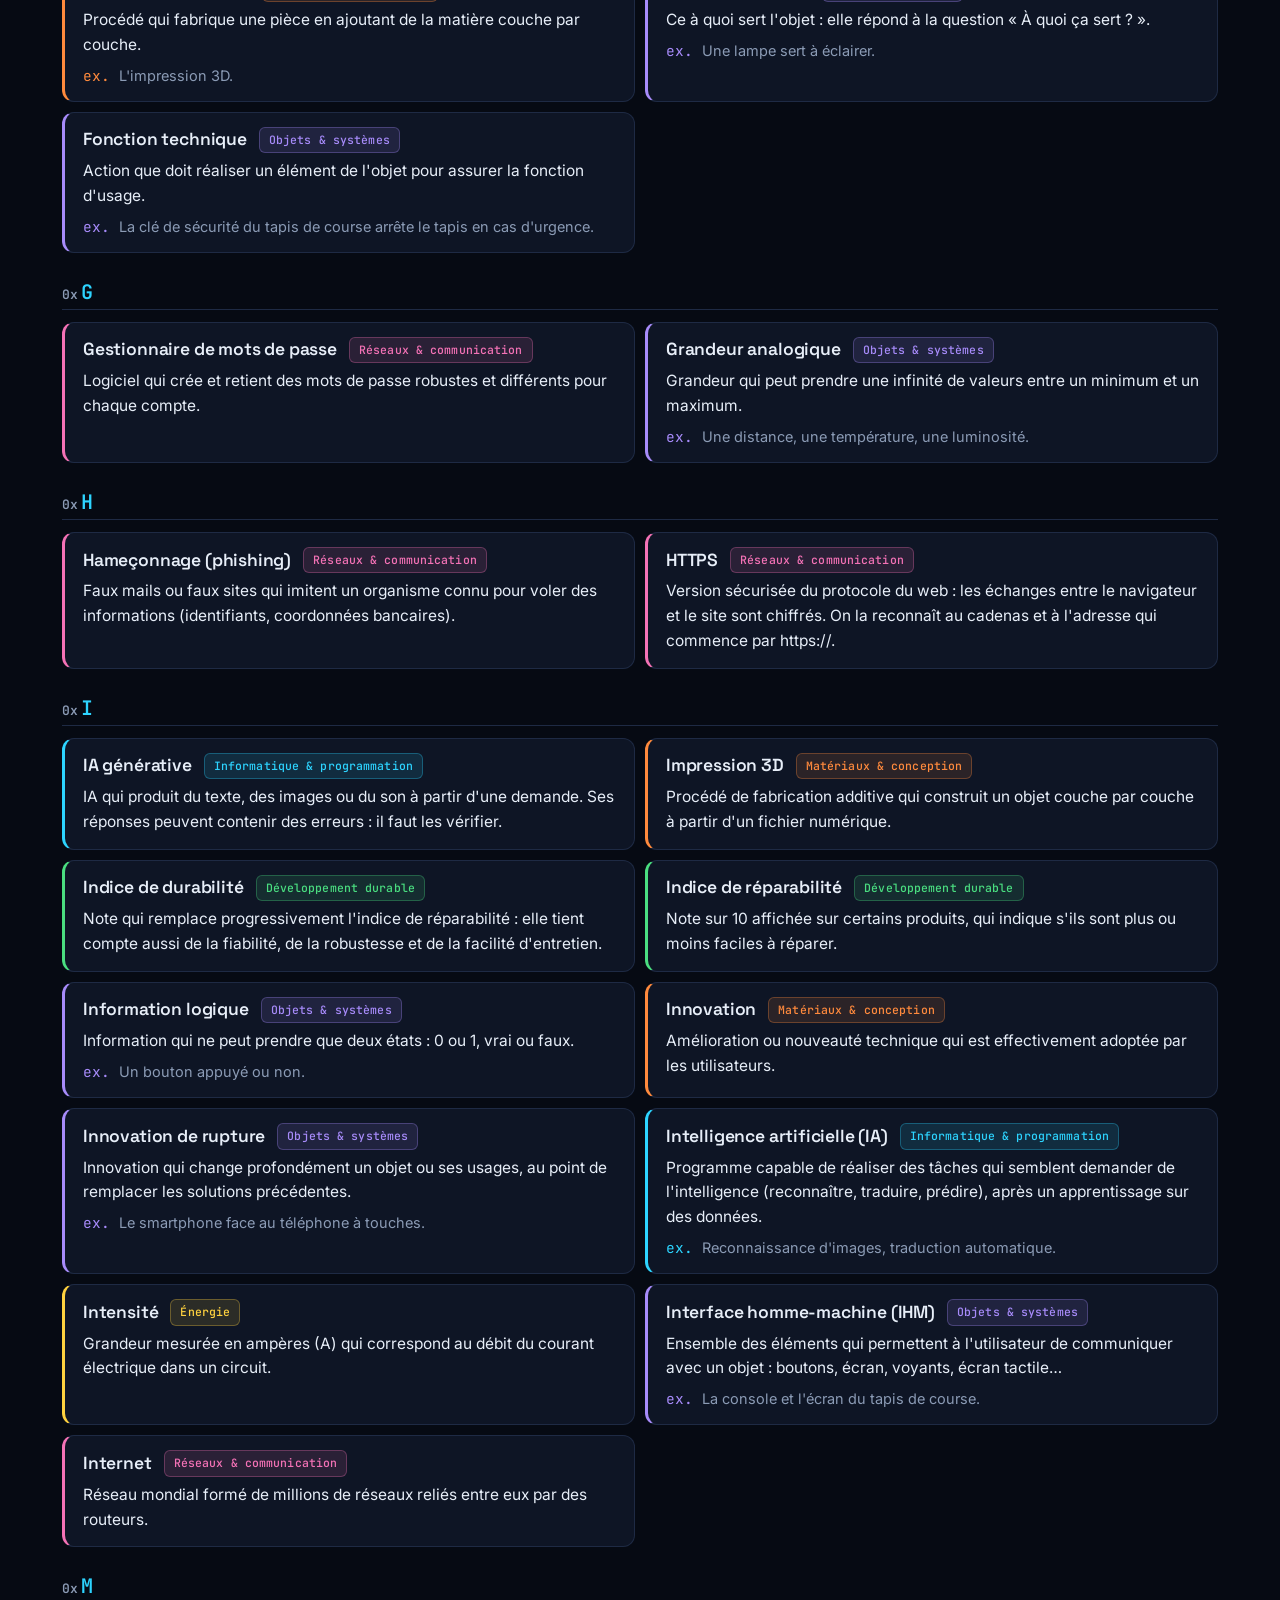
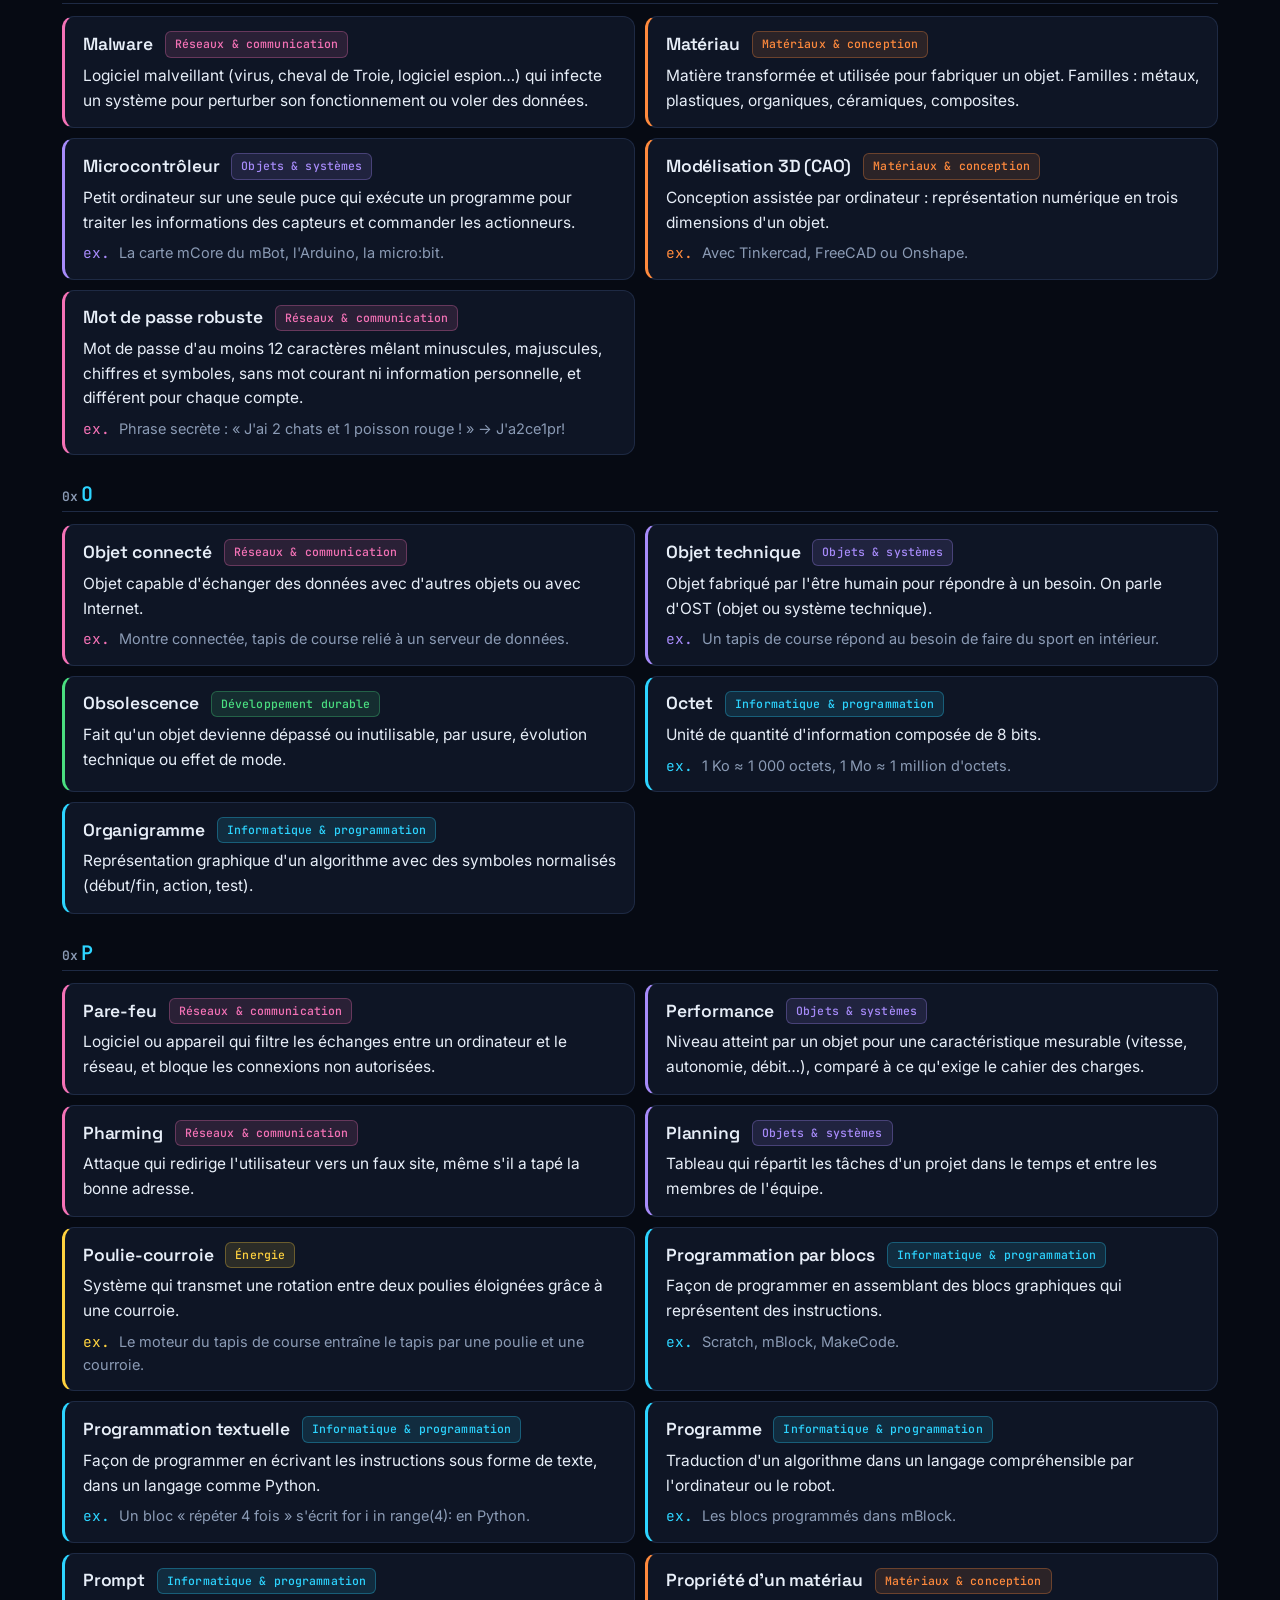
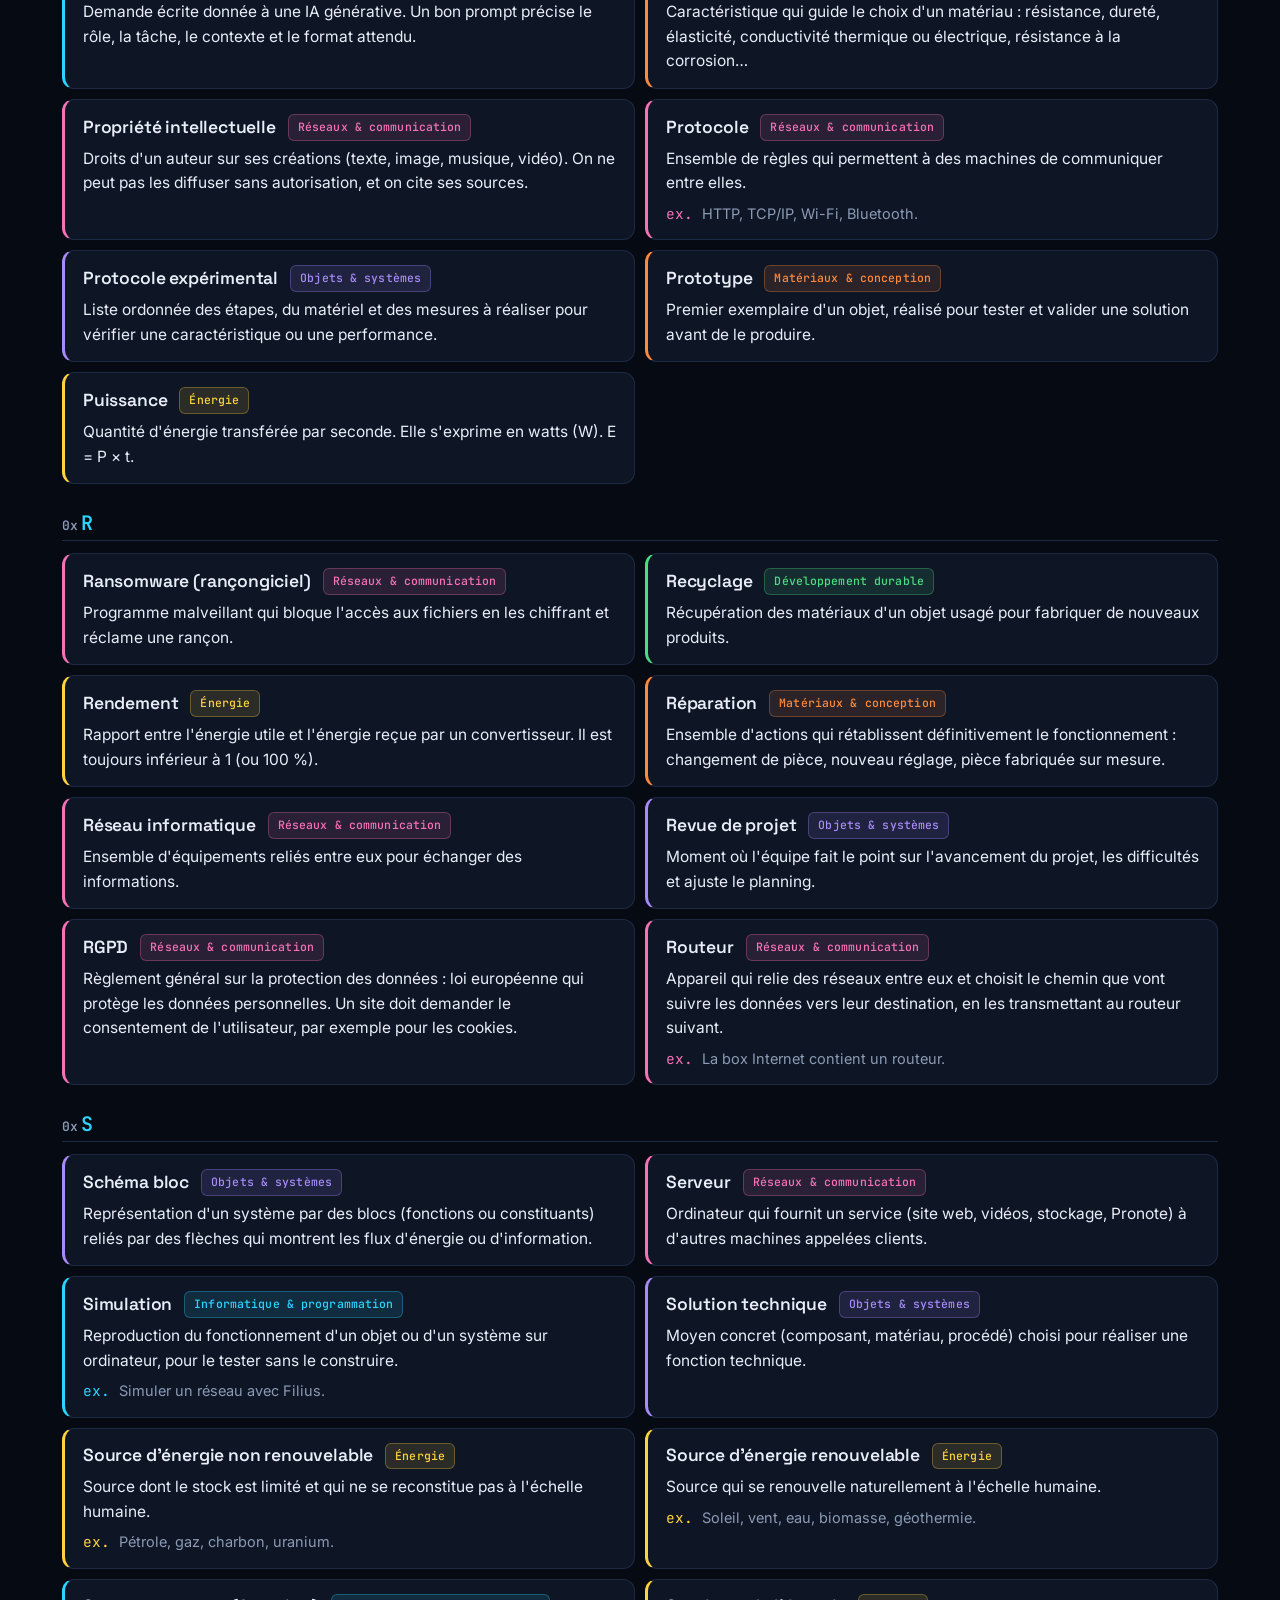
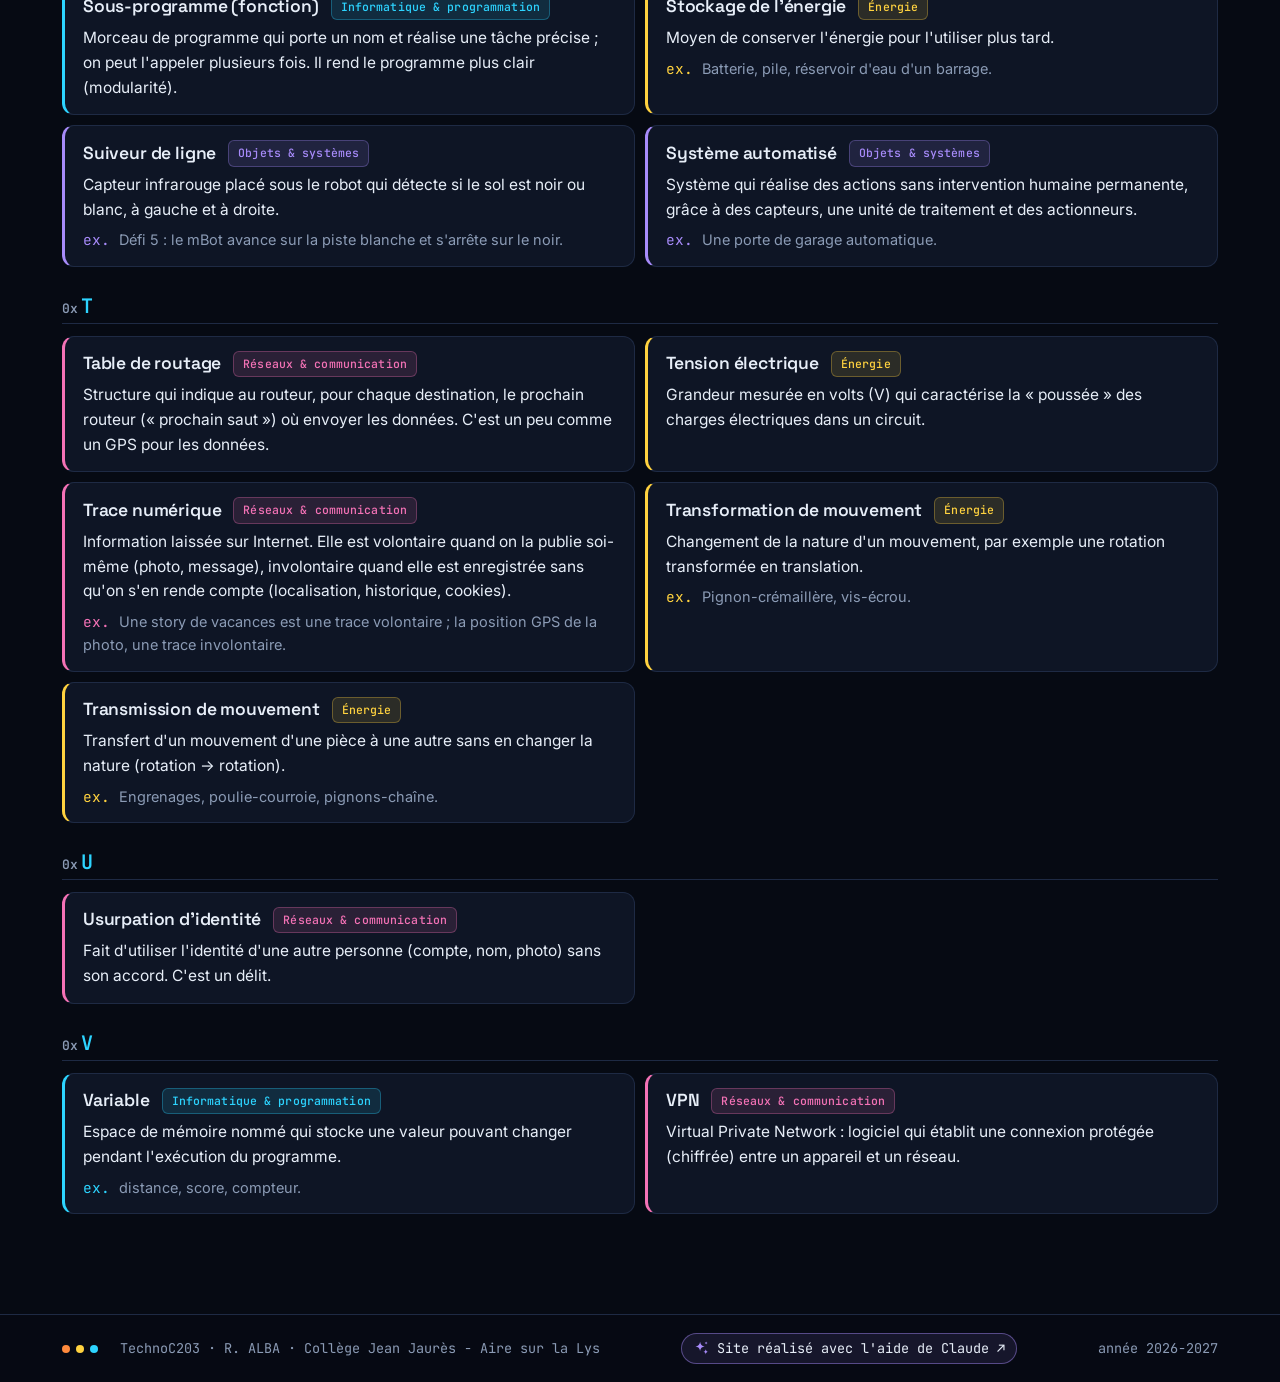
<file: glossaire.html>
<!doctype html>
<html lang="fr">
<head>
<meta charset="utf-8">
<meta name="viewport" content="width=device-width, initial-scale=1">
<title>Glossaire — TechnoC203</title>
<link rel="preconnect" href="https://fonts.googleapis.com"><link rel="preconnect" href="https://fonts.gstatic.com" crossorigin>
<link rel="stylesheet" href="https://fonts.googleapis.com/css2?family=Audiowide&family=Inter:wght@400;500;600&family=Space+Grotesk:wght@500;600;700&family=JetBrains+Mono:wght@400;500;700&display=swap">
<link rel="stylesheet" href="assets/css/style.css?v=20261128070810">
<script src="assets/js/site.js?v=20261128070810"></script>
<script src="assets/js/data/glossaire.js?v=20261128070810"></script>
</head>
<body>
<main>
  <header class="page-head">
    <span class="eyebrow">Glossaire</span>
    <h1>Les mots de la techno</h1>
    <p class="lead">Le vocabulaire à connaître en 3e. Cherche un mot, filtre par thème ou révise en mode flash.</p>
  </header>

  <div class="toolbar">
    <label class="search"><svg viewBox="0 0 24 24" fill="none" stroke="currentColor" stroke-width="2"><circle cx="11" cy="11" r="7"/><path d="m20 20-3.5-3.5"/></svg>
      <span class="sr-only">Rechercher un mot</span><input id="q" type="search" placeholder="Rechercher un mot ou une définition…"></label>
    <button class="btn ghost" id="flashBtn" aria-pressed="false">Mode révision</button>
  </div>
  <div class="chips" id="themes" style="margin:-8px 0 16px"></div>
  <nav class="alpha" id="alpha" aria-label="Index alphabétique"></nav>
  <p class="count" id="count"></p>
  <div id="list"></div>
</main>

<script>
  const G = [...window.GLOSSAIRE].sort((a, b) => a.mot.localeCompare(b.mot, "fr"));
  const state = { q:"", theme:"", flash:false };
  const letterOf = m => U.norm(m.mot)[0].toUpperCase();

  const themesEl = U.$("#themes");
  function chips(){
    themesEl.innerHTML = [["", "Tous les thèmes"], ...Object.entries(THEMES).map(([k, t]) => [k, t.label])]
      .map(([v, l]) => `<button class="chip" data-v="${v}" aria-pressed="${state.theme === v}">${l}</button>`).join("");
  }
  themesEl.onclick = e => { const b = e.target.closest(".chip"); if (!b) return; state.theme = b.dataset.v; chips(); render(); };
  chips();
  U.$("#q").addEventListener("input", e => { state.q = e.target.value.trim(); render(); });
  U.$("#flashBtn").addEventListener("click", e => {
    state.flash = !state.flash; e.target.setAttribute("aria-pressed", state.flash);
    e.target.textContent = state.flash ? "Afficher les définitions" : "Mode révision"; render();
  });

  function term(m){
    const def = state.flash
      ? `<button class="btn small ghost reveal">Voir la définition</button><div hidden><p>${U.esc(m.def)}</p>${m.ex ? `<p class="ex">${U.esc(m.ex)}</p>` : ""}</div>`
      : `<p>${U.highlight(m.def, state.q)}</p>${m.ex ? `<p class="ex">${U.highlight(m.ex, state.q)}</p>` : ""}`;
    return `<article class="term" style="--k:${U.themeColor(m.theme)}"><div class="term-head"><h3>${U.highlight(m.mot, state.q)}</h3>${U.themeTag(m.theme)}</div>${def}</article>`;
  }

  function render(){
    const nq = U.norm(state.q);
    const items = G.filter(m => (!state.theme || m.theme === state.theme) && (!nq || U.norm(m.mot + " " + m.def + " " + (m.ex || "")).includes(nq)));
    const letters = [...new Set(items.map(letterOf))];
    U.$("#alpha").innerHTML = "ABCDEFGHIJKLMNOPQRSTUVWXYZ".split("").map(L => letters.includes(L) ? `<a href="#l-${L}">${L}</a>` : `<span>${L}</span>`).join("");
    U.$("#count").textContent = `${items.length} mot${items.length > 1 ? "s" : ""}`;
    U.$("#list").innerHTML = items.length
      ? letters.map(L => `<section class="letter-group" id="l-${L}"><h2>${L}</h2><div class="terms">${items.filter(m => letterOf(m) === L).map(term).join("")}</div></section>`).join("")
      : `<div class="empty">Aucun mot trouvé. Essaie avec un autre mot-clé.</div>`;
  }
  // lien depuis la page Connaissances : glossaire.html?q=mot
  const qp = new URLSearchParams(location.search).get("q");
  if (qp){ state.q = qp; U.$("#q").value = qp; }
  U.$("#list").addEventListener("click", e => {
    const b = e.target.closest(".reveal"); if (!b) return;
    b.nextElementSibling.hidden = false; b.remove();
  });
  render();
</script>
</body>
</html>
</file>
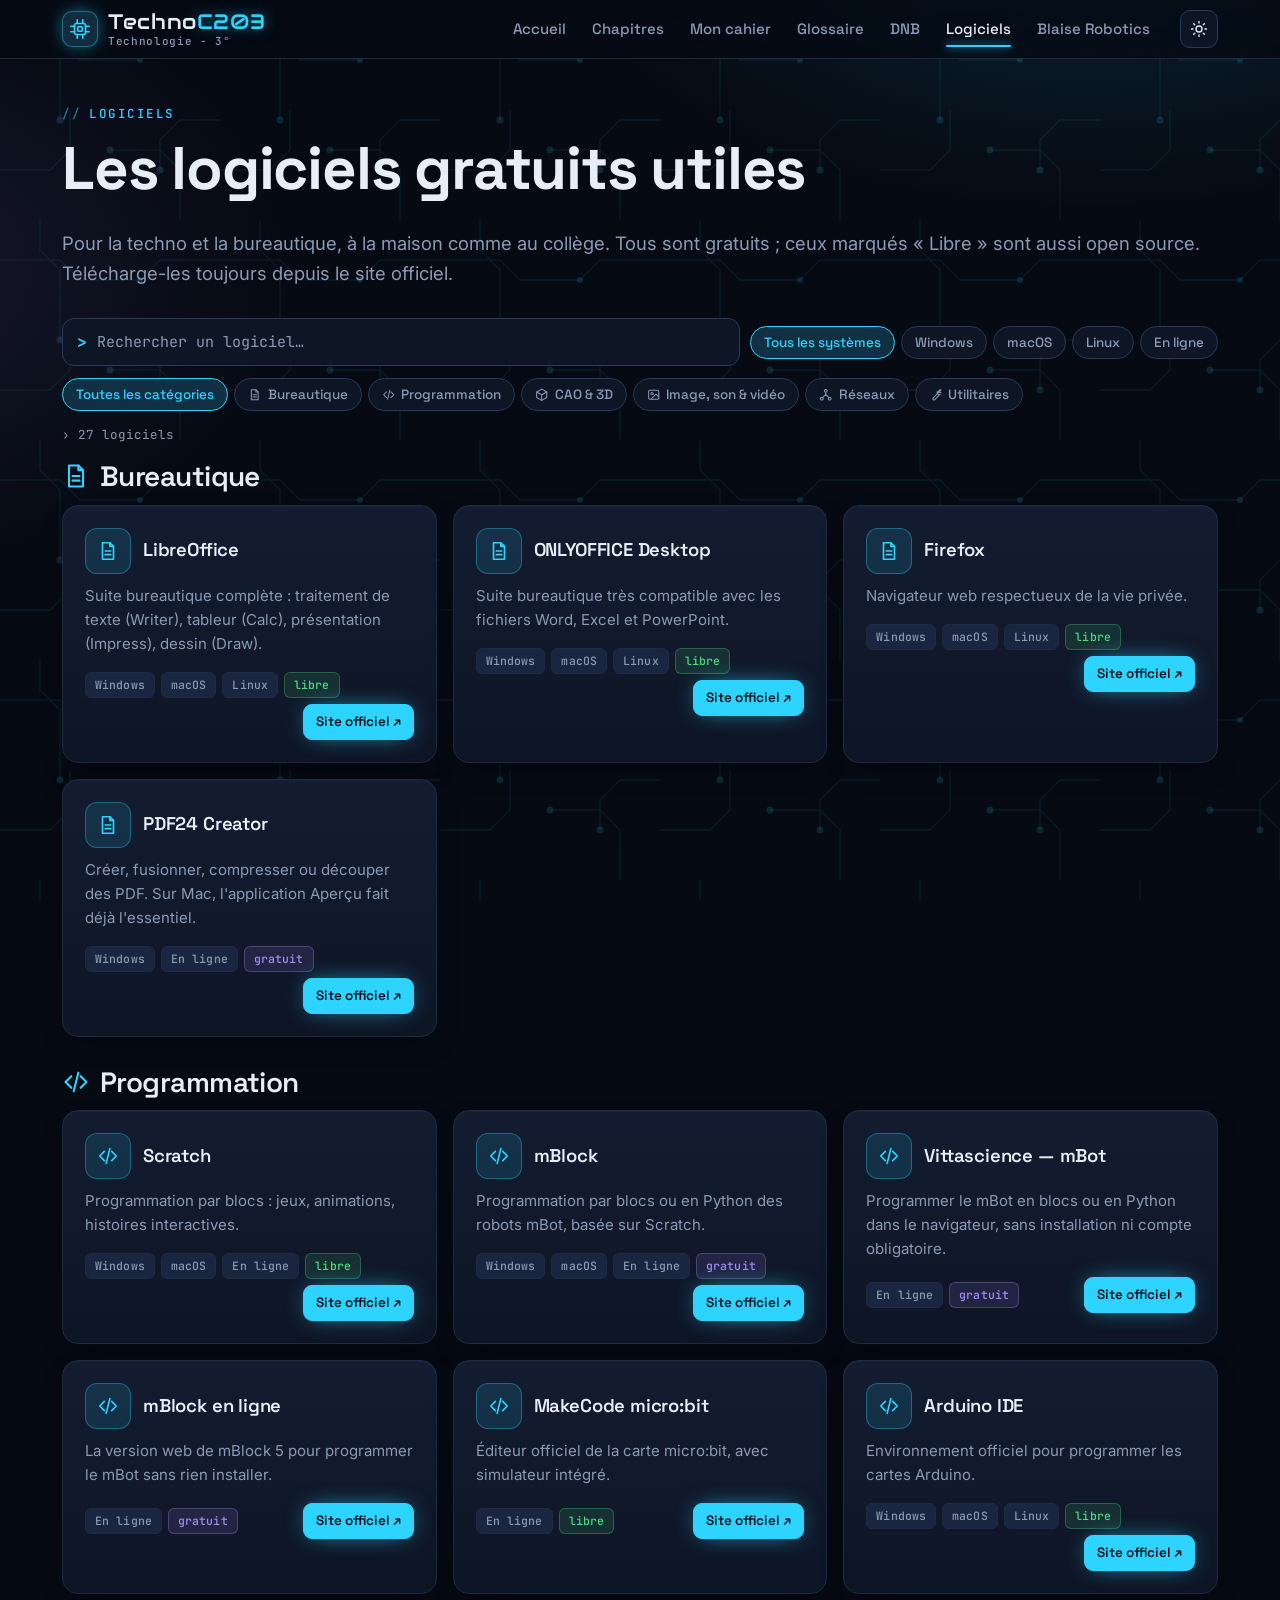
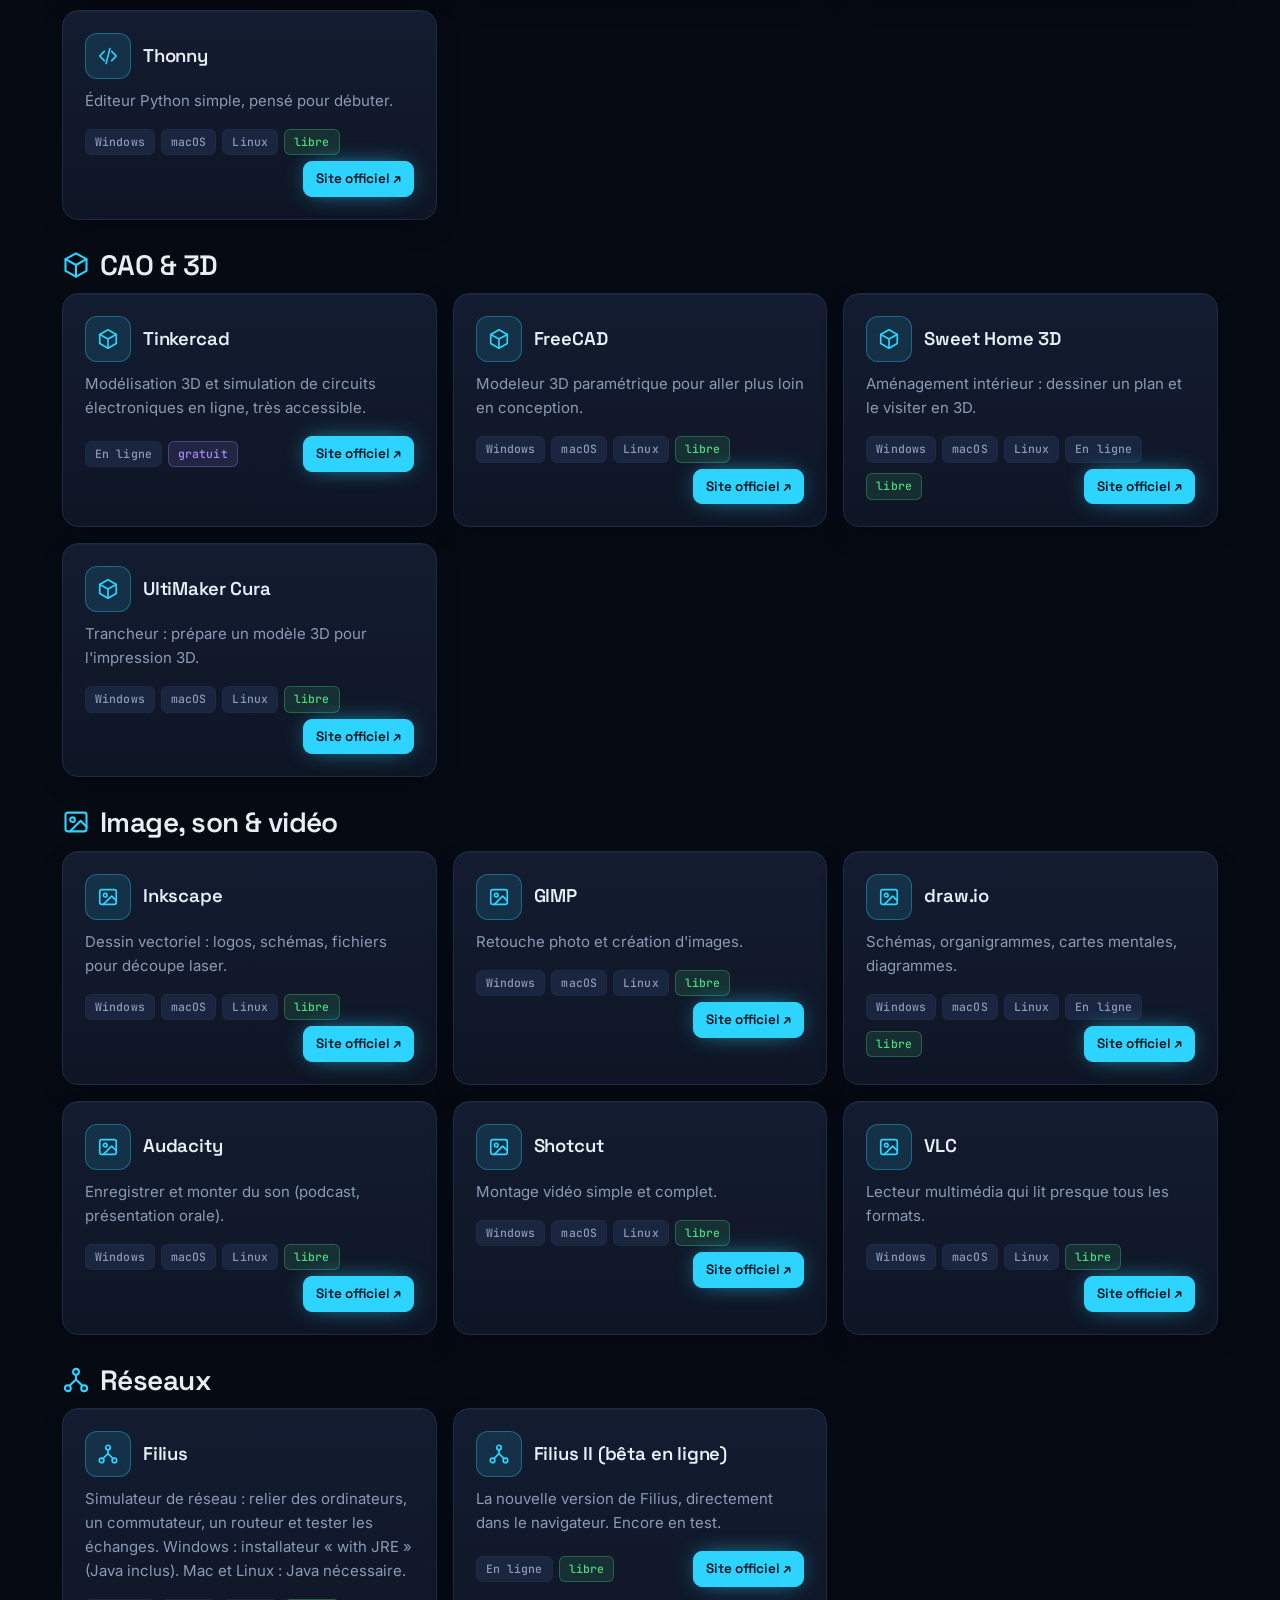
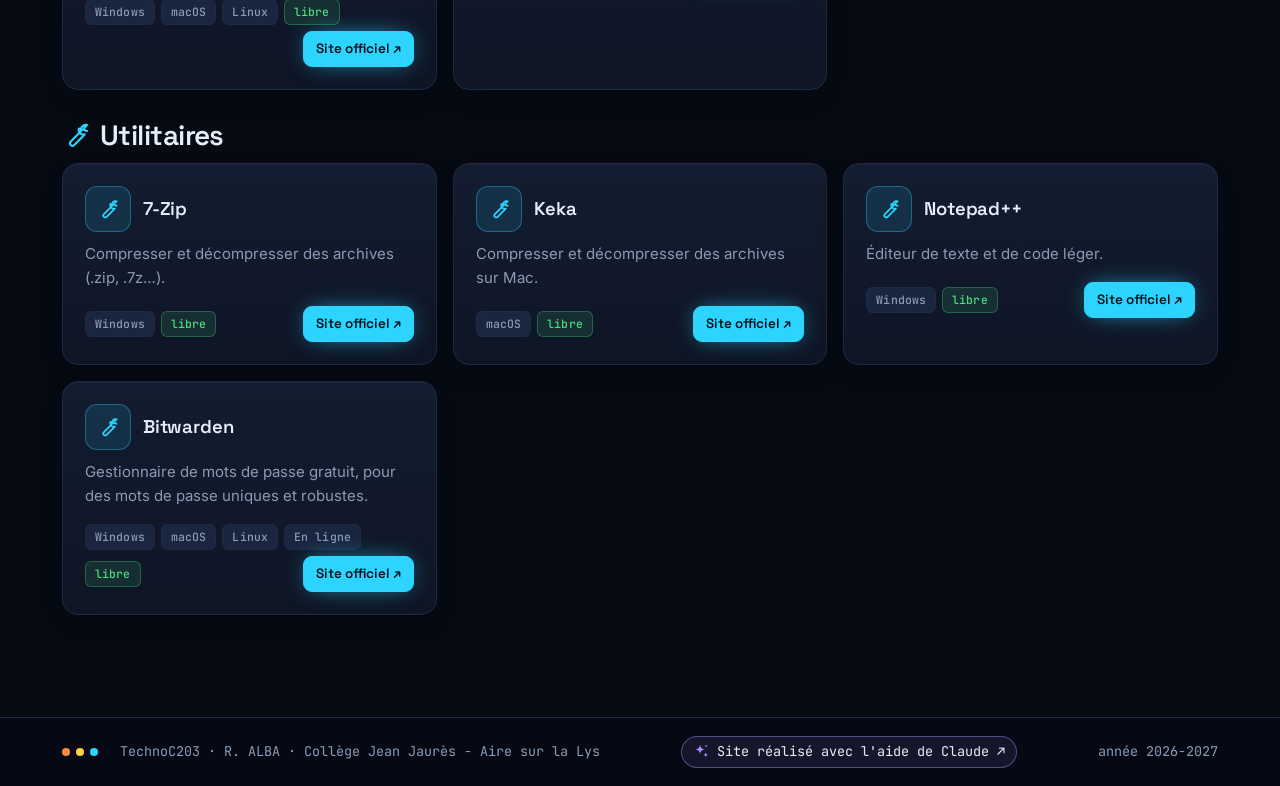
<file: logiciels.html>
<!doctype html>
<html lang="fr">
<head>
<meta charset="utf-8">
<meta name="viewport" content="width=device-width, initial-scale=1">
<title>Logiciels — TechnoC203</title>
<link rel="preconnect" href="https://fonts.googleapis.com"><link rel="preconnect" href="https://fonts.gstatic.com" crossorigin>
<link rel="stylesheet" href="https://fonts.googleapis.com/css2?family=Audiowide&family=Inter:wght@400;500;600&family=Space+Grotesk:wght@500;600;700&family=JetBrains+Mono:wght@400;500;700&display=swap">
<link rel="stylesheet" href="assets/css/style.css?v=20261128070810">
<script src="assets/js/site.js?v=20261128070810"></script>
<script src="assets/js/data/logiciels.js?v=20261128070810"></script>
</head>
<body>
<main>
  <header class="page-head">
    <span class="eyebrow">Logiciels</span>
    <h1>Les logiciels gratuits utiles</h1>
    <p class="lead">Pour la techno et la bureautique, à la maison comme au collège. Tous sont gratuits ; ceux marqués « Libre » sont aussi open source. Télécharge-les toujours depuis le site officiel.</p>
  </header>

  <div class="toolbar">
    <label class="search"><svg viewBox="0 0 24 24" fill="none" stroke="currentColor" stroke-width="2"><circle cx="11" cy="11" r="7"/><path d="m20 20-3.5-3.5"/></svg>
      <span class="sr-only">Rechercher un logiciel</span><input id="q" type="search" placeholder="Rechercher un logiciel…"></label>
    <div class="chips" id="plats" aria-label="Filtrer par système"></div>
  </div>
  <div class="chips" id="cats" style="margin:-8px 0 18px" aria-label="Filtrer par catégorie"></div>
  <p class="count" id="count"></p>
  <div id="list"></div>
</main>

<script>
  const L = window.LOGICIELS, C = window.CATS_LOGICIELS, P = window.PLATEFORMES;
  const state = { q:"", cat:"", plat:"" };

  function chips(el, entries, key, all){
    el.innerHTML = [["", all], ...entries].map(([v, l]) => `<button class="chip" data-v="${v}" aria-pressed="${state[key] === v}">${l}</button>`).join("");
    el.onclick = e => { const b = e.target.closest(".chip"); if (!b) return; state[key] = b.dataset.v; chips(el, entries, key, all); render(); };
  }
  chips(U.$("#plats"), Object.entries(P), "plat", "Tous les systèmes");
  chips(U.$("#cats"), Object.entries(C).map(([k, c]) => [k, U.icon(c.icone) + " " + c.label]), "cat", "Toutes les catégories");
  U.$("#q").addEventListener("input", e => { state.q = e.target.value.trim(); render(); });

  const card = l => `<article class="card hoverable">
    <div class="card-title">${U.logo(l.logo, C[l.cat]?.icone)}<h3>${U.highlight(l.nom, state.q)}</h3></div>
    <p>${U.highlight(l.desc, state.q)}</p>
    <div class="card-foot">
      ${l.plateformes.map(p => `<span class="tag">${P[p]}</span>`).join("")}
      ${l.libre ? `<span class="tag t5">libre</span>` : `<span class="tag t3">gratuit</span>`}
      <span style="margin-left:auto">${U.linkBtn(l.url, "Site officiel")}</span>
    </div></article>`;

  function render(){
    const nq = U.norm(state.q);
    const items = L.filter(l => (!state.cat || l.cat === state.cat)
      && (!state.plat || l.plateformes.includes(state.plat) || (state.plat !== "web" && l.plateformes.includes("web")))
      && (!nq || U.norm(l.nom + " " + l.desc).includes(nq)));
    U.$("#count").textContent = `${items.length} logiciel${items.length > 1 ? "s" : ""}` + (state.plat && state.plat !== "web" ? " (les outils en ligne fonctionnent sur tous les systèmes)" : "");
    U.$("#list").innerHTML = items.length ? Object.keys(C).map(c => {
      const g = items.filter(l => l.cat === c);
      return g.length ? `<section style="margin-bottom:30px"><h2 style="display:flex;gap:10px;align-items:center"><span style="color:var(--accent)">${U.icon(C[c].icone)}</span>${C[c].label}</h2><div class="grid">${g.map(card).join("")}</div></section>` : "";
    }).join("") : `<div class="empty">Aucun logiciel ne correspond.</div>`;
  }
  render();
</script>
</body>
</html>
</file>
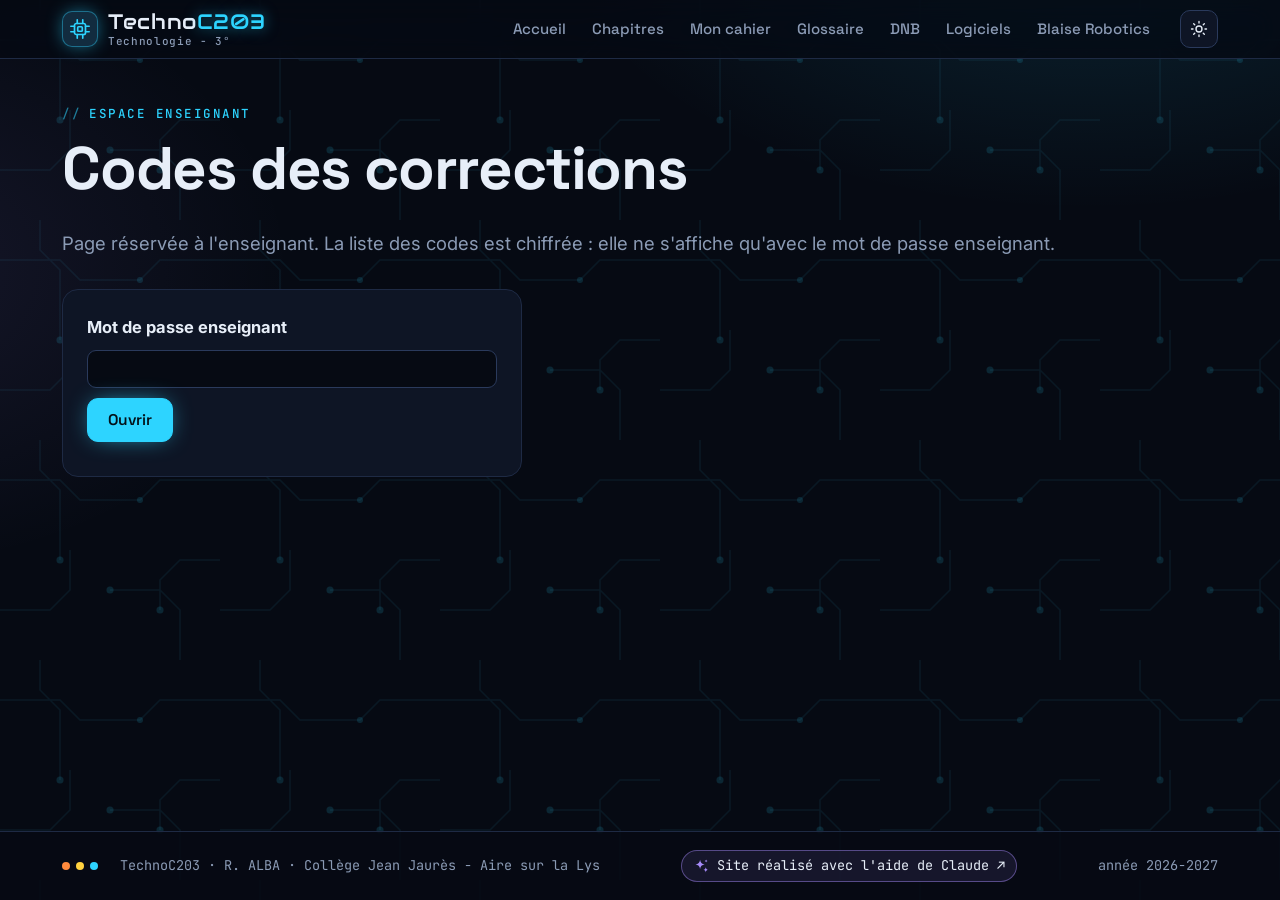
<file: prof.html>
<!doctype html>
<html lang="fr">
<head>
<meta charset="utf-8">
<meta name="viewport" content="width=device-width, initial-scale=1">
<meta name="robots" content="noindex, nofollow">
<title>Espace enseignant — TechnoC203</title>
<link rel="preconnect" href="https://fonts.googleapis.com"><link rel="preconnect" href="https://fonts.gstatic.com" crossorigin>
<link rel="stylesheet" href="https://fonts.googleapis.com/css2?family=Audiowide&family=Inter:wght@400;500;600&family=Space+Grotesk:wght@500;600;700&family=JetBrains+Mono:wght@400;500;700&display=swap">
<link rel="stylesheet" href="assets/css/style.css?v=20261128070810">
<script src="assets/js/site.js?v=20261128070810"></script>
<script src="assets/js/verrou.js?v=20261128070810"></script>
<script src="assets/js/data/chapitres/liste.js?v=20261128070810"></script>
<script src="assets/js/data/visibilite.js?v=20261128070810"></script>
<script src="assets/js/data/corrections.js?v=20261128070810"></script>
<style>
  .login{max-width:460px; background:var(--surface); border:1px solid var(--line); border-radius:var(--radius); padding:24px}
  .login input, .codes input, .codes textarea{font:500 15px var(--f-mono); color:var(--ink); background:var(--bg); border:1px solid var(--line-2); border-radius:9px; padding:8px 12px; width:100%}
  .codes{width:100%; border-collapse:collapse; background:var(--surface); border:1px solid var(--line); border-radius:12px; overflow:hidden}
  .codes th, .codes td{padding:10px 12px; border-bottom:1px solid var(--line); text-align:left; vertical-align:top; font-size:14.5px}
  .codes th{font-family:var(--f-mono); font-size:12px; text-transform:uppercase; letter-spacing:.08em; color:var(--muted); background:var(--surface-2)}
  .codes tr.chap td{background:color-mix(in srgb, var(--accent) 8%, var(--surface)); font-family:var(--f-display); font-weight:600}
  .codes td.code{width:200px} .codes td.files{width:42%}
  .codes textarea{min-height:64px; font-size:12.5px; resize:vertical}
  .codes .warn{color:var(--energie); font-family:var(--f-mono); font-size:12px}
  .tools{display:flex; flex-wrap:wrap; gap:10px; align-items:center; margin:18px 0}
  .note{background:var(--surface); border:1px solid var(--line); border-radius:12px; padding:14px 18px; font-size:15px; margin-top:18px}
  .note ol{margin:6px 0 0; padding-left:20px}
  .ptabs{position:sticky; top:60px; z-index:30; display:flex; flex-wrap:wrap; gap:6px; align-items:center; padding:8px; margin:0 0 22px;
    background:color-mix(in srgb, var(--surface) 92%, transparent); backdrop-filter:blur(10px); border:1px solid var(--line); border-radius:14px}
  .ptabs [role=tab]{display:inline-flex; gap:8px; align-items:center; font:600 15px var(--f-display); color:var(--muted); background:transparent; border:1px solid transparent; border-radius:10px; padding:9px 14px; cursor:pointer}
  .ptabs [role=tab] .ico{width:17px; height:17px}
  .ptabs [role=tab]:hover{color:var(--ink); background:var(--surface-2)}
  .ptabs [role=tab][aria-selected=true]{color:var(--accent); background:color-mix(in srgb, var(--accent) 12%, transparent); border-color:color-mix(in srgb, var(--accent) 40%, transparent)}
  .pcount{font:500 11.5px var(--f-mono); color:var(--muted); background:var(--surface-2); border:1px solid var(--line); border-radius:6px; padding:2px 7px}
  @media print{ .ptabs{display:none !important} [data-panel="vis"]{display:none !important} [data-panel="codes"]{display:block !important} }
  @media print{ .codes textarea, .tools, .note, .files, th.files{display:none !important} .codes input{border:0; padding:0} }
</style>
</head>
<body>
<main id="app"></main>

<script>
  const app = U.$("#app");
  U.prepChapitres();
  const MOTS = ["ROUTEUR","SERVEUR","PAQUET","FILIUS","CADENAS","PHISHING","ALGO","BOUCLE","CAPTEUR","LIGNE","ULTRASON","MOTEUR","CHAINE","ENERGIE","SIGNAL","OCTET","PIXEL","ROBOT","LED","BINAIRE"];
  const codeAuHasard = () => MOTS[Math.floor(Math.random() * MOTS.length)] + "-" + (10 + Math.floor(Math.random() * 90));
  let master = "", lignes = [];

  /* ---------- Connexion ---------- */
  function login(){
    app.innerHTML = `
      <header class="page-head"><span class="eyebrow">Espace enseignant</span><h1>Codes des corrections</h1>
        <p class="lead">Page réservée à l'enseignant. La liste des codes est chiffrée : elle ne s'affiche qu'avec le mot de passe enseignant.</p></header>
      <form class="login" id="f"><label for="pw"><b>Mot de passe enseignant</b></label>
        <input id="pw" type="password" autocomplete="current-password" style="margin:10px 0">
        <button class="btn" type="submit">Ouvrir</button><p id="msg" style="margin:10px 0 0; color:var(--ko); font-family:var(--f-mono); font-size:13px"></p></form>`;
    U.$("#f").onsubmit = async e => {
      e.preventDefault(); U.$("#msg").textContent = "Vérification…";
      try {
        const data = await Verrou.dechiffrer(U.$("#pw").value, window.CORRECTIONS_PROF);
        master = U.$("#pw").value; prepare(data); render();
      } catch(err){ U.$("#msg").textContent = "Mot de passe incorrect."; }
    };
  }

  /* une ligne par activité du site (+ celles qui ne correspondent plus à rien) */
  function prepare(data){
    const parCle = Object.fromEntries((data.activites || []).map(a => [a.cle, a]));
    lignes = [];
    CHAPITRES.forEach(ch => ch.activites.forEach(act => {
      const cle = Verrou.cleActivite(ch.id, act.titre), a = parCle[cle];
      lignes.push({ cle, chapitre: `${ch.num} : ${ch.titre}`, chId: ch.id, titre: act.titre, code: a?.code || "", liens: a?.liens || [] });
      delete parCle[cle];
    }));
    Object.values(parCle).forEach(a => lignes.push({ ...a, chId: "?", orphelin: true }));
  }
  const liensTexte = liens => liens.map(l => `${l.label} | ${l.url}`).join("\n");
  const texteLiens = t => t.split("\n").map(x => x.trim()).filter(Boolean).map(x => { const [label, ...u] = x.split("|"); return { label: label.trim(), url: u.join("|").trim() }; }).filter(l => l.url);

  /* ---------- Tableau ---------- */
  function render(){
    let chap = "";
    app.innerHTML = `
      <header class="page-head" style="margin-bottom:18px"><span class="eyebrow">Espace enseignant</span><h1>Espace enseignant</h1></header>
      <nav class="ptabs" role="tablist" aria-label="Rubriques de l'espace enseignant">
        <button role="tab" data-tab="vis">${ICONS.grid} Ouverture des chapitres <span class="pcount" id="countVis"></span></button>
        <button role="tab" data-tab="codes">${ICONS.lock} Codes des corrections <span class="pcount" id="countCodes"></span></button>
        <span class="pcount" id="ghState" style="margin-left:auto"></span><button class="btn small ghost" id="ghkey">Clé GitHub</button>
        <button class="btn small ghost" id="apercu">Voir le site en aperçu enseignant ↗</button>
      </nav>

      <div data-panel="vis"><section id="vis"></section></div>

      <div data-panel="codes">
      <p class="lead" style="font-size:16px">Donnez le code d'une activité aux élèves quand ils peuvent consulter la correction. Une activité sans code ou sans fichier n'a pas de correction en ligne.</p>
      <div class="tools">
        <button class="btn" id="pub">${ICONS.signal} Publier en ligne</button>
        <button class="btn ghost" id="gen">Télécharger le fichier</button>
        <button class="btn ghost" id="print">Imprimer la liste des codes</button>
        <button class="btn ghost" id="regen">Nouveaux codes pour toutes les activités</button>
      </div>
      <table class="codes"><thead><tr><th>Activité</th><th>Code élève</th><th class="files">Fichiers de correction (« Libellé | adresse », un par ligne)</th></tr></thead><tbody>
      ${lignes.map((l, i) => {
        let h = "";
        if (l.chapitre !== chap){ chap = l.chapitre; h += `<tr class="chap"><td colspan="2">${U.esc(chap)}</td><td class="files"><button class="btn small ghost" data-same="${U.esc(l.chId)}">Même code pour tout le chapitre</button></td></tr>`; }
        return h + `<tr><td>${U.esc(l.titre)}${l.orphelin ? `<div class="warn">⚠ activité introuvable (titre modifié ?) — sera supprimée</div>` : ""}</td>
          <td class="code"><input data-i="${i}" data-f="code" value="${U.esc(l.code)}" placeholder="(aucune)"> <button class="btn small ghost" data-new="${i}" style="margin-top:6px">Nouveau code</button></td>
          <td class="files"><textarea data-i="${i}" data-f="liens" placeholder="Correction | docs/corrections/xxxx-fichier.pdf">${U.esc(liensTexte(l.liens))}</textarea></td></tr>`;
      }).join("")}</tbody></table>

      <div class="note">
        <b>Changer le mot de passe enseignant</b> (laisser vide pour garder l'actuel) :
        <input id="newpw" type="text" autocomplete="off" style="max-width:320px; margin:8px 0; display:block; font:500 15px var(--f-mono); color:var(--ink); background:var(--bg); border:1px solid var(--line-2); border-radius:9px; padding:8px 12px">
        <span style="color:var(--muted); font-size:14px">Le nouveau mot de passe est pris en compte quand vous générez le fichier corrections.js.</span>
        <p style="margin:12px 0 4px"><b>Après une modification :</b></p>
        <ol>
          <li>Cliquez sur « Générer le fichier corrections.js » : il se télécharge.</li>
          <li>Remplacez le fichier <code>assets/js/data/corrections.js</code> du site par celui-ci, puis remettez le site en ligne.</li>
          <li>Nouvelle correction : déposez le fichier dans <code>docs/corrections/</code> en ajoutant au début de son nom une suite de caractères au hasard (ex. <code>7f3a9c2b-activite4-correction.pdf</code>), puis ajoutez la ligne « Libellé | docs/corrections/… » ci-dessus.</li>
        </ol>
        <p style="margin:10px 0 0; color:var(--muted); font-size:14px">Limite : un élève qui connaît un code peut le donner à ses camarades. Changez les codes d'une année sur l'autre.</p>
      </div>
      </div>`;

    renderVis();
    montrer(onglet);
    compter();
    etatCle();
    app.oninput = e => { const t = e.target; if (t.dataset.i !== undefined){ const l = lignes[+t.dataset.i]; if (t.dataset.f === "code") l.code = t.value; else l.liens = texteLiens(t.value); compter(); } };
    app.onclick = e => {
      const b = e.target.closest("button"); if (!b) return;
      if (b.dataset.new !== undefined){ lignes[+b.dataset.new].code = codeAuHasard(); render(); }
      if (b.dataset.same){ const ls = lignes.filter(l => l.chId === b.dataset.same); const c = ls.find(l => l.code)?.code || codeAuHasard(); ls.forEach(l => { if (l.liens.length) l.code = c; }); render(); }
      if (b.id === "regen" && confirm("Remplacer tous les codes par de nouveaux codes ?")){ lignes.forEach(l => { if (l.liens.length) l.code = codeAuHasard(); }); render(); }
      if (b.dataset.tab) montrer(b.dataset.tab);
      if (b.id === "apercu"){ try { sessionStorage.setItem("apercu-prof", "1"); } catch(err){} window.open("index.html", "_blank"); }
      if (b.id === "print") print();
      if (b.id === "gen") generer("telecharger");
      if (b.id === "pub") generer("publier");
      if (b.id === "ghkey") demanderCle(true);
    };
  }

  /* ---------- Onglets ---------- */
  let onglet = location.hash === "#codes" ? "codes" : "vis";
  function montrer(t){
    onglet = t;
    U.$$("[data-panel]").forEach(p => p.hidden = p.dataset.panel !== t);
    U.$$(".ptabs [data-tab]").forEach(b => b.setAttribute("aria-selected", b.dataset.tab === t));
    history.replaceState(null, "", t === "codes" ? "#codes" : "#ouverture");
  }
  function compter(){
    const ch = CHAPITRES.filter(c => c._ouvert).length, act = CHAPITRES.flatMap(c => c.activites).filter(a => a._ouvert).length;
    const n = lignes.filter(l => !l.orphelin && String(l.code).trim() && l.liens.length).length;
    if (U.$("#countVis")) U.$("#countVis").textContent = `${ch}/${CHAPITRES.length} ch. · ${act} act. ouvertes`;
    if (U.$("#countCodes")) U.$("#countCodes").textContent = `${n} corrections`;
  }

  /* ---------- Visibilité des chapitres et activités ---------- */
  const vis = { ...(window.VISIBILITE || {}) };
  const etat = v => v === undefined || v === "visible" || v === true ? "visible" : (/^\d{4}-\d{2}-\d{2}$/.test(v) ? "date" : "masque");
  const ctrl = (cle, indent) => {
    const v = vis[cle], e = etat(v), ouvert = U.estOuvert(v);
    return `<select data-vkey="${U.esc(cle)}" style="font:inherit; padding:6px 8px">
        <option value="visible"${e === "visible" ? " selected" : ""}>Visible</option>
        <option value="masque"${e === "masque" ? " selected" : ""}>Masqué</option>
        <option value="date"${e === "date" ? " selected" : ""}>À partir du…</option></select>
      <input type="date" data-vdate="${U.esc(cle)}" value="${e === "date" ? v : ""}"${e === "date" ? "" : " hidden"} style="font:inherit; padding:5px 8px; color:var(--ink); background:var(--bg); border:1px solid var(--line-2); border-radius:8px">
      <span class="tag ${ouvert ? "t5" : "masque"}">${ouvert ? "ouvert aux élèves" : "masqué aux élèves"}</span>`;
  };
  function renderVis(){
    const box = U.$("#vis");
    box.innerHTML = `
      <p class="lead" style="font-size:16px">Les élèves ne voient que ce qui est ouvert. « À partir du… » ouvre automatiquement à la date choisie. Une activité n'est visible que si son chapitre l'est aussi.</p>
      <div class="tools"><button class="btn" id="pubvis">${ICONS.signal} Publier en ligne</button><button class="btn ghost" id="genvis">Télécharger le fichier</button></div>
      <table class="codes"><thead><tr><th>Chapitre / activité</th><th>Ouverture</th></tr></thead><tbody>
      ${CHAPITRES.map(ch => `
        <tr class="chap"><td>${U.esc(ch.num)} : ${U.esc(ch.titre)}
          <div style="margin-top:6px"><button class="btn small ghost" data-all="${ch.id}" data-val="visible">Ouvrir toutes les activités</button>
          <button class="btn small ghost" data-all="${ch.id}" data-val="masque">Masquer toutes les activités</button></div></td>
          <td>${ctrl(ch.id)}</td></tr>
        ${ch.activites.map(a => `<tr><td style="padding-left:28px">${ch.parties ? `<span class="tag" style="margin-right:6px">${a._partie + 1}.${a._num}</span>` : ""}${U.esc(a.titre)}</td><td>${ctrl(a._cle)}</td></tr>`).join("")}
      `).join("")}</tbody></table>
      <p style="color:var(--muted); font-size:14.5px; margin:14px 0 0">Après une modification : générez le fichier, puis remplacez <code>assets/js/data/visibilite.js</code> sur le site. L'aperçu enseignant montre tout le site avec un bandeau jaune, sur ce navigateur seulement, jusqu'à ce que vous le quittiez.</p>`;

    const maj = () => { U.prepChapitres(); renderVis(); compter(); };
    box.onchange = e => {
      const t = e.target;
      if (t.dataset.vkey){
        if (t.value === "date"){ const d = new Date(); d.setDate(d.getDate() + 7); vis[t.dataset.vkey] = d.toISOString().slice(0, 10); }
        else vis[t.dataset.vkey] = t.value;
        maj();
      }
      if (t.dataset.vdate && t.value){ vis[t.dataset.vdate] = t.value; maj(); }
    };
    box.onclick = e => {
      const b = e.target.closest("button"); if (!b) return;
      if (b.dataset.all){ const ch = CHAPITRES.find(c => c.id === b.dataset.all); ch.activites.forEach(a => vis[a._cle] = b.dataset.val); maj(); }
      if (b.id === "genvis") genererVis("telecharger");
      if (b.id === "pubvis") genererVis("publier");
    };
    window.VISIBILITE = vis;   // pour que les badges « ouvert / masqué » suivent les choix
  }
  async function genererVis(mode){
    const lignes = [];
    CHAPITRES.forEach(ch => {
      lignes.push(`  ${JSON.stringify(ch.id)}: ${JSON.stringify(vis[ch.id] || "visible")},   // ${ch.num} : ${ch.titre}`);
      ch.activites.forEach(a => { if (vis[a._cle] && vis[a._cle] !== "visible") lignes.push(`  ${JSON.stringify(a._cle)}: ${JSON.stringify(vis[a._cle])},`); });
    });
    const txt = `/* ==========================================================
   VISIBILITÉ DES CHAPITRES ET DES ACTIVITÉS — fichier généré par la
   page enseignant (prof.html). Vous pouvez aussi le modifier à la main.
   Clé = identifiant du chapitre ("chap1") ou de l'activité ("chap1/titre-simplifie")
   Valeur : "visible" | "masque" | "AAAA-MM-JJ" (visible à partir de cette date)
   Une clé absente = visible.
   ========================================================== */
window.VISIBILITE = {
${lignes.join("\n")}
};
`;
    if (mode === "publier") return publier("assets/js/data/visibilite.js", txt, "Ouverture des chapitres et des activités", U.$("#pubvis"));
    telecharger("visibilite.js", txt);
    alert("Fichier visibilite.js téléchargé.\nRemplacez assets/js/data/visibilite.js par ce fichier.");
  }

  /* ---------- Génération du nouveau fichier ---------- */
  async function generer(mode){
    const pw = U.$("#newpw").value.trim() || master;
    const actives = lignes.filter(l => !l.orphelin && l.code.trim() && l.liens.length);
    const boxes = {};
    for (const l of actives) boxes[l.cle] = await Verrou.chiffrer(Verrou.normaliser(l.code), l.liens);
    const prof = await Verrou.chiffrer(pw, { maj: new Date().toISOString().slice(0, 10), activites: actives.map(({ cle, chapitre, titre, code, liens }) => ({ cle, chapitre, titre, code: code.trim(), liens })) });
    const txt = `/* ==========================================================
   CORRECTIONS VERROUILLÉES — fichier généré, ne pas modifier à la main.
   Pour changer les codes ou ajouter une correction : page enseignant
   (prof.html), puis remplacer ce fichier par celui qu'elle génère.
   ========================================================== */
window.CORRECTIONS = ${JSON.stringify(boxes, null, 1)};
window.CORRECTIONS_PROF = ${JSON.stringify(prof)};
`;
    if (mode === "publier"){
      const ok = await publier("assets/js/data/corrections.js", txt, "Codes des corrections", U.$("#pub"));
      if (ok && pw !== master){ master = pw; alert("Le mot de passe enseignant a changé : utilisez le nouveau à la prochaine connexion."); }
      return;
    }
    telecharger("corrections.js", txt);
    alert(`Fichier généré : ${actives.length} corrections verrouillées.\nRemplacez assets/js/data/corrections.js par le fichier téléchargé.` + (pw !== master ? "\n\nAttention : le mot de passe enseignant a changé." : ""));
  }

  /* ---------- Publication en ligne (GitHub) ----------
     La clé d'accès GitHub reste dans ce navigateur (localStorage), jamais dans le site. */
  const GH = window.SITE.github || {};
  function telecharger(nom, txt){
    const a = document.createElement("a");
    a.href = URL.createObjectURL(new Blob([txt], { type: "text/javascript" }));
    a.download = nom; a.click();
  }
  const lireCle = () => { try { return localStorage.getItem("cle-github") || ""; } catch(e){ return ""; } };
  function etatCle(){
    const el = U.$("#ghState"); if (!el) return;
    el.textContent = lireCle() ? "GitHub : clé enregistrée" : "GitHub : pas de clé";
  }
  function demanderCle(changer){
    if (lireCle() && !changer) return lireCle();
    const c = prompt("Collez votre clé d'accès GitHub (github_pat_…).\nElle sera gardée dans ce navigateur uniquement.\nLaissez vide pour l'effacer de ce navigateur.", "");
    if (c === null) return "";
    try { c.trim() ? localStorage.setItem("cle-github", c.trim()) : localStorage.removeItem("cle-github"); } catch(e){}
    etatCle();
    return c.trim();
  }
  const b64utf8 = txt => { let s = ""; new TextEncoder().encode(txt).forEach(b => s += String.fromCharCode(b)); return btoa(s); };
  async function publier(chemin, txt, quoi, bouton){
    const cle = demanderCle(false);
    if (!cle) return false;
    const api = `https://api.github.com/repos/${GH.owner}/${GH.repo}/contents/${chemin}`;
    const entetes = { "Authorization": "Bearer " + cle, "Accept": "application/vnd.github+json", "X-GitHub-Api-Version": "2022-11-28" };
    const texteBouton = bouton ? bouton.innerHTML : "";
    if (bouton){ bouton.disabled = true; bouton.textContent = "Publication…"; }
    try {
      const lu = await fetch(`${api}?ref=${GH.branch}`, { headers: entetes, cache: "no-store" });
      if (lu.status === 401) throw new Error("La clé GitHub est refusée (expirée ou effacée). Cliquez sur « Clé GitHub » pour en coller une nouvelle.");
      const sha = lu.ok ? (await lu.json()).sha : undefined;
      const ecrit = await fetch(api, { method: "PUT", headers: entetes, body: JSON.stringify({
        message: `${quoi} (page enseignant)`, content: b64utf8(txt), branch: GH.branch, ...(sha ? { sha } : {}) }) });
      if (!ecrit.ok){
        const err = await ecrit.json().catch(() => ({}));
        throw new Error(ecrit.status === 403 || ecrit.status === 404
          ? "La clé GitHub n'a pas le droit d'écrire dans le dépôt " + GH.repo + " (permission Contents : Read and write)."
          : "GitHub a répondu : " + (err.message || ecrit.status));
      }
      alert(`Publié ! ${quoi} : les élèves verront le changement dans 1 à 2 minutes.`);
      return true;
    } catch(e){
      alert("La publication n'a pas abouti.\n" + (e.message || e) + "\n\nVous pouvez aussi utiliser « Télécharger le fichier ».");
      return false;
    } finally {
      if (bouton){ bouton.disabled = false; bouton.innerHTML = texteBouton; }
    }
  }

  login();
</script>
</body>
</html>
</file>
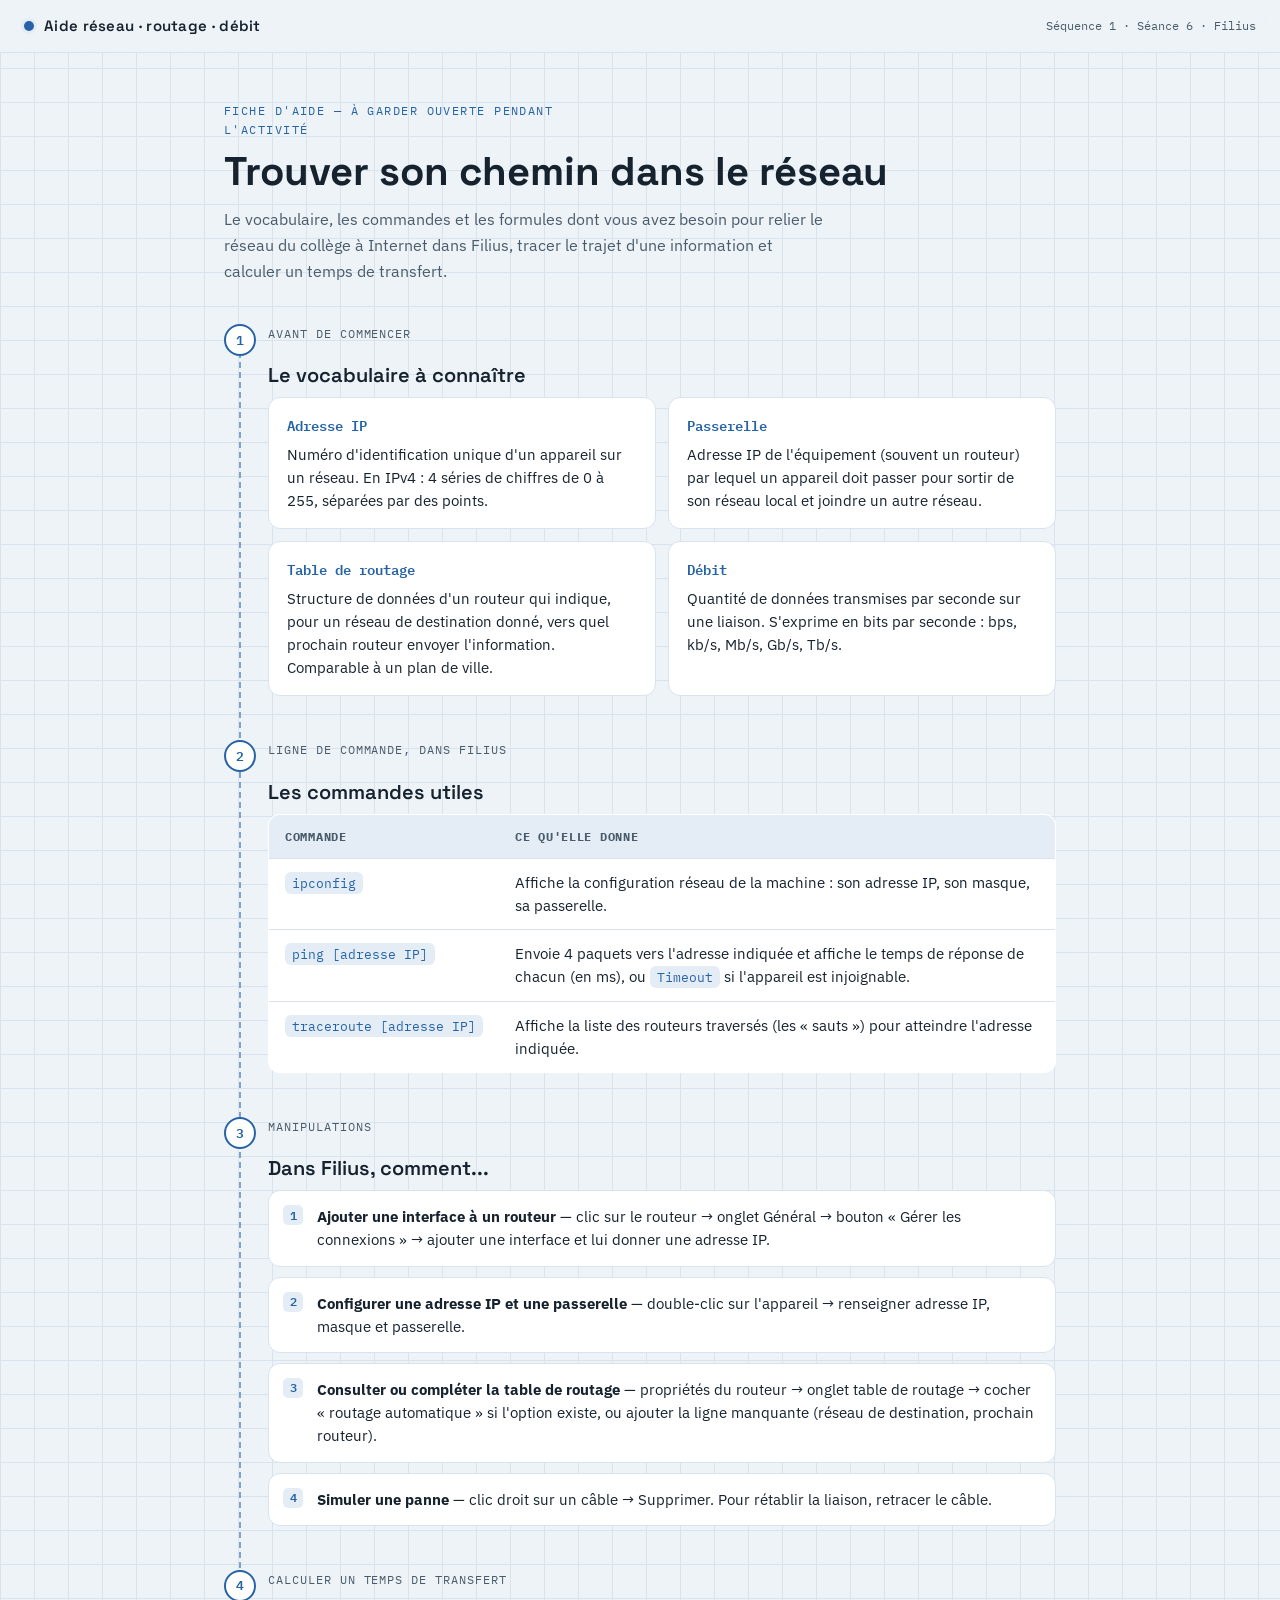
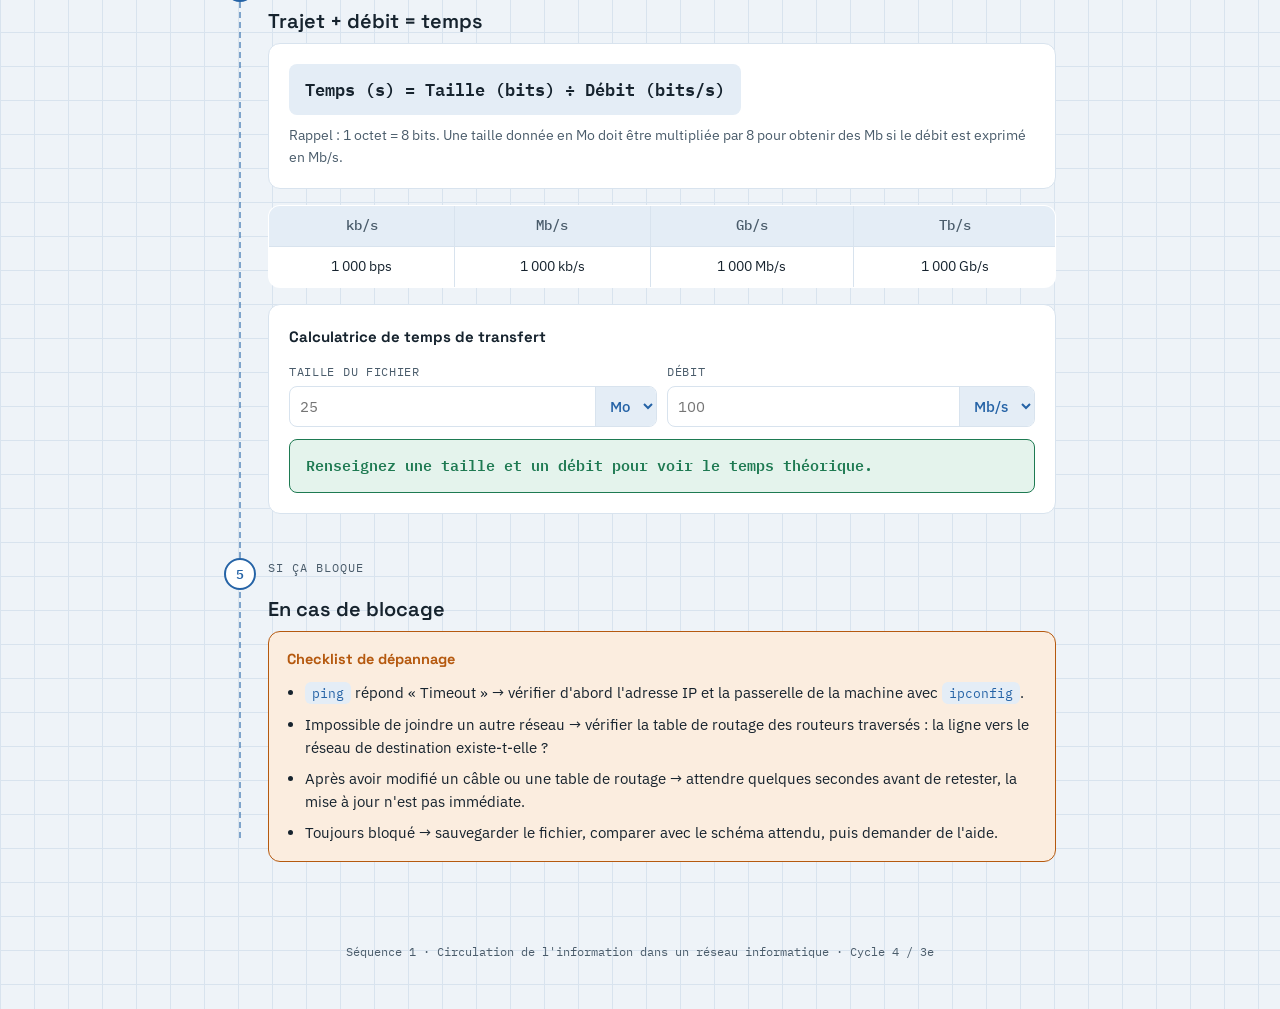
<file: applis/aide-reseau-routage-debit.html>
<!DOCTYPE html>
<html lang="fr">
<head>
<meta charset="UTF-8">
<meta name="viewport" content="width=device-width, initial-scale=1.0">
<title>Aide : réseau, routage et débit</title>
<link rel="preconnect" href="https://fonts.googleapis.com">
<link rel="preconnect" href="https://fonts.gstatic.com" crossorigin>
<link href="https://fonts.googleapis.com/css2?family=Space+Grotesk:wght@500;600;700&family=IBM+Plex+Sans:wght@400;500;600&family=IBM+Plex+Mono:wght@400;500;600&display=swap" rel="stylesheet">
<style>
  :root{
    --bg: #EEF3F8;
    --grid-line: #D8E3EE;
    --surface: #FFFFFF;
    --ink: #16232E;
    --ink-soft: #4A5C6B;
    --accent: #2563A6;
    --accent-soft: #E4EDF6;
    --warn: #B5590F;
    --warn-soft: #FBEDDF;
    --ok: #1E7A52;
    --ok-soft: #E4F3EC;
    --radius: 12px;
    --font-display: 'Space Grotesk', sans-serif;
    --font-body: 'IBM Plex Sans', sans-serif;
    --font-mono: 'IBM Plex Mono', monospace;
  }

  *{ box-sizing: border-box; }

  html{ scroll-behavior: smooth; }

  body{
    margin: 0;
    background:
      linear-gradient(var(--grid-line) 1px, transparent 1px) 0 0/100% 34px,
      linear-gradient(90deg, var(--grid-line) 1px, transparent 1px) 0 0/34px 100%,
      var(--bg);
    color: var(--ink);
    font-family: var(--font-body);
    font-size: 16px;
    line-height: 1.6;
  }

  a{ color: var(--accent); }

  .topbar{
    position: sticky;
    top: 0;
    z-index: 10;
    display: flex;
    align-items: center;
    justify-content: space-between;
    gap: 16px;
    padding: 14px 24px;
    background: rgba(238,243,248,0.92);
    backdrop-filter: blur(6px);
    border-bottom: 1px solid var(--grid-line);
  }

  .topbar .brand{
    display: flex;
    align-items: center;
    gap: 10px;
    font-family: var(--font-display);
    font-weight: 600;
    font-size: 15px;
    letter-spacing: 0.02em;
  }

  .topbar .brand .node{
    width: 10px; height: 10px; border-radius: 50%;
    background: var(--accent);
    box-shadow: 0 0 0 3px var(--accent-soft);
    flex-shrink: 0;
  }

  .topbar .meta{
    font-family: var(--font-mono);
    font-size: 12px;
    color: var(--ink-soft);
    white-space: nowrap;
  }

  header.hero{
    max-width: 880px;
    margin: 0 auto;
    padding: 48px 24px 8px;
  }

  header.hero .eyebrow{
    font-family: var(--font-mono);
    font-size: 12px;
    color: var(--accent);
    text-transform: uppercase;
    letter-spacing: 0.12em;
    margin: 0 0 10px;
  }

  header.hero h1{
    font-family: var(--font-display);
    font-size: clamp(28px, 4vw, 40px);
    font-weight: 700;
    line-height: 1.15;
    margin: 0 0 12px;
  }

  header.hero p{
    color: var(--ink-soft);
    font-size: 16px;
    max-width: 60ch;
    margin: 0;
  }

  main{
    max-width: 880px;
    margin: 0 auto;
    padding: 32px 24px 80px;
  }

  .route{
    position: relative;
    padding-left: 44px;
  }

  .route::before{
    content: '';
    position: absolute;
    left: 15px;
    top: 8px;
    bottom: 24px;
    width: 2px;
    background-image: linear-gradient(var(--accent) 60%, transparent 0%);
    background-size: 2px 10px;
    background-repeat: repeat-y;
    opacity: 0.55;
  }

  .hop{
    position: relative;
    margin-bottom: 44px;
  }

  .hop:last-child{ margin-bottom: 0; }

  .hop-marker{
    position: absolute;
    left: -44px;
    top: 0;
    width: 32px;
    height: 32px;
    border-radius: 50%;
    background: var(--surface);
    border: 2px solid var(--accent);
    color: var(--accent);
    font-family: var(--font-mono);
    font-weight: 600;
    font-size: 13px;
    display: flex;
    align-items: center;
    justify-content: center;
  }

  .hop h2{
    font-family: var(--font-display);
    font-size: 20px;
    font-weight: 600;
    margin: 4px 0 6px;
  }

  .hop .hop-sub{
    font-family: var(--font-mono);
    font-size: 12px;
    color: var(--ink-soft);
    text-transform: uppercase;
    letter-spacing: 0.08em;
    margin: 0 0 16px;
  }

  .card-grid{
    display: grid;
    grid-template-columns: repeat(2, 1fr);
    gap: 12px;
  }

  .card{
    background: var(--surface);
    border: 1px solid var(--grid-line);
    border-radius: var(--radius);
    padding: 16px 18px;
  }

  .card h3{
    font-family: var(--font-mono);
    font-size: 14px;
    font-weight: 600;
    color: var(--accent);
    margin: 0 0 6px;
  }

  .card p{
    margin: 0;
    font-size: 14.5px;
    color: var(--ink);
  }

  table.cmd{
    width: 100%;
    border-collapse: collapse;
    background: var(--surface);
    border: 1px solid var(--grid-line);
    border-radius: var(--radius);
    overflow: hidden;
  }

  table.cmd th, table.cmd td{
    text-align: left;
    padding: 12px 16px;
    font-size: 14.5px;
    border-bottom: 1px solid var(--grid-line);
    vertical-align: top;
  }

  table.cmd th{
    font-family: var(--font-mono);
    font-size: 12px;
    text-transform: uppercase;
    letter-spacing: 0.06em;
    color: var(--ink-soft);
    background: var(--accent-soft);
  }

  table.cmd tr:last-child td{ border-bottom: none; }

  code, .kbd{
    font-family: var(--font-mono);
    background: var(--accent-soft);
    color: var(--accent);
    padding: 2px 7px;
    border-radius: 6px;
    font-size: 0.92em;
    white-space: nowrap;
  }

  ol.steps{
    margin: 0;
    padding: 0;
    list-style: none;
    counter-reset: step;
    display: grid;
    gap: 10px;
  }

  ol.steps li{
    counter-increment: step;
    background: var(--surface);
    border: 1px solid var(--grid-line);
    border-radius: var(--radius);
    padding: 14px 16px 14px 48px;
    position: relative;
    font-size: 14.5px;
  }

  ol.steps li::before{
    content: counter(step);
    position: absolute;
    left: 14px;
    top: 14px;
    font-family: var(--font-mono);
    font-weight: 600;
    font-size: 12px;
    color: var(--accent);
    background: var(--accent-soft);
    width: 20px; height: 20px;
    border-radius: 5px;
    display: flex; align-items: center; justify-content: center;
  }

  .formula{
    background: var(--surface);
    border: 1px solid var(--grid-line);
    border-radius: var(--radius);
    padding: 20px;
    margin-bottom: 16px;
  }

  .formula .eq{
    font-family: var(--font-mono);
    font-size: 17px;
    font-weight: 600;
    color: var(--ink);
    background: var(--accent-soft);
    border-radius: 8px;
    padding: 12px 16px;
    display: inline-block;
    margin-bottom: 10px;
  }

  .formula .note{
    font-size: 13.5px;
    color: var(--ink-soft);
    margin: 0;
  }

  table.units{
    width: 100%;
    border-collapse: collapse;
    font-size: 13.5px;
    background: var(--surface);
    border: 1px solid var(--grid-line);
    border-radius: var(--radius);
    overflow: hidden;
  }

  table.units th, table.units td{
    padding: 9px 12px;
    text-align: center;
    border-bottom: 1px solid var(--grid-line);
    border-right: 1px solid var(--grid-line);
  }

  table.units th{
    font-family: var(--font-mono);
    background: var(--accent-soft);
    color: var(--ink-soft);
    font-weight: 500;
  }

  table.units tr:last-child td{ border-bottom: none; }
  table.units td:last-child, table.units th:last-child{ border-right: none; }

  .calc{
    background: var(--surface);
    border: 1px solid var(--grid-line);
    border-radius: var(--radius);
    padding: 20px;
    margin-top: 16px;
  }

  .calc h3{
    font-family: var(--font-display);
    font-size: 15px;
    margin: 0 0 14px;
  }

  .calc-row{
    display: flex;
    gap: 10px;
    margin-bottom: 12px;
    flex-wrap: wrap;
  }

  .calc-field{
    flex: 1;
    min-width: 140px;
  }

  .calc-field label{
    display: block;
    font-family: var(--font-mono);
    font-size: 11.5px;
    text-transform: uppercase;
    letter-spacing: 0.06em;
    color: var(--ink-soft);
    margin-bottom: 5px;
  }

  .calc-field .input-pair{
    display: flex;
    border: 1px solid var(--grid-line);
    border-radius: 8px;
    overflow: hidden;
  }

  .calc-field input, .calc-field select{
    border: none;
    background: transparent;
    font-family: var(--font-body);
    font-size: 14.5px;
    color: var(--ink);
    padding: 9px 10px;
  }

  .calc-field input{ width: 100%; min-width: 0; }
  .calc-field input:focus, .calc-field select:focus{
    outline: 2px solid var(--accent);
    outline-offset: -2px;
  }

  .calc-field select{
    border-left: 1px solid var(--grid-line);
    background: var(--accent-soft);
    color: var(--accent);
    font-weight: 500;
  }

  .calc-result{
    margin-top: 4px;
    padding: 14px 16px;
    background: var(--ok-soft);
    border: 1px solid var(--ok);
    border-radius: 8px;
    font-family: var(--font-mono);
    font-size: 15px;
    color: var(--ok);
    font-weight: 600;
  }

  .warn-box{
    background: var(--warn-soft);
    border: 1px solid var(--warn);
    border-radius: var(--radius);
    padding: 16px 18px;
  }

  .warn-box h3{
    font-family: var(--font-display);
    font-size: 14.5px;
    color: var(--warn);
    margin: 0 0 10px;
  }

  .warn-box ul{
    margin: 0;
    padding-left: 18px;
  }

  .warn-box li{
    font-size: 14.5px;
    margin-bottom: 8px;
  }

  .warn-box li:last-child{ margin-bottom: 0; }

  footer{
    max-width: 880px;
    margin: 0 auto;
    padding: 0 24px 48px;
    font-family: var(--font-mono);
    font-size: 12px;
    color: var(--ink-soft);
    text-align: center;
  }

  @media (max-width: 640px){
    .card-grid{ grid-template-columns: 1fr; }
    .route{ padding-left: 36px; }
    .hop-marker{ left: -36px; width: 26px; height: 26px; font-size: 11px; }
    table.cmd th, table.cmd td{ padding: 10px 12px; font-size: 13.5px; }
    .topbar{ flex-direction: column; align-items: flex-start; gap: 4px; }
  }

  @media print{
    .topbar{ position: static; backdrop-filter: none; background: none; }
    body{ background: #fff; }
    .route::before{ background-image: none; border-left: 2px dashed var(--accent); }
    .calc-result{ display: none; }
  }
</style>
</head>
<body>

<div class="topbar">
  <div class="brand"><span class="node" aria-hidden="true"></span>Aide réseau · routage · débit</div>
  <div class="meta">Séquence 1 · Séance 6 · Filius</div>
</div>

<header class="hero">
  <p class="eyebrow">Fiche d'aide — à garder ouverte pendant l'activité</p>
  <h1>Trouver son chemin dans le réseau</h1>
  <p>Le vocabulaire, les commandes et les formules dont vous avez besoin pour relier le réseau du collège à Internet dans Filius, tracer le trajet d'une information et calculer un temps de transfert.</p>
</header>

<main>
  <div class="route">

    <section class="hop" id="vocabulaire">
      <div class="hop-marker">1</div>
      <p class="hop-sub">Avant de commencer</p>
      <h2>Le vocabulaire à connaître</h2>
      <div class="card-grid">
        <div class="card">
          <h3>Adresse IP</h3>
          <p>Numéro d'identification unique d'un appareil sur un réseau. En IPv4 : 4 séries de chiffres de 0 à 255, séparées par des points.</p>
        </div>
        <div class="card">
          <h3>Passerelle</h3>
          <p>Adresse IP de l'équipement (souvent un routeur) par lequel un appareil doit passer pour sortir de son réseau local et joindre un autre réseau.</p>
        </div>
        <div class="card">
          <h3>Table de routage</h3>
          <p>Structure de données d'un routeur qui indique, pour un réseau de destination donné, vers quel prochain routeur envoyer l'information. Comparable à un plan de ville.</p>
        </div>
        <div class="card">
          <h3>Débit</h3>
          <p>Quantité de données transmises par seconde sur une liaison. S'exprime en bits par seconde : bps, kb/s, Mb/s, Gb/s, Tb/s.</p>
        </div>
      </div>
    </section>

    <section class="hop" id="commandes">
      <div class="hop-marker">2</div>
      <p class="hop-sub">Ligne de commande, dans Filius</p>
      <h2>Les commandes utiles</h2>
      <table class="cmd">
        <tr><th>Commande</th><th>Ce qu'elle donne</th></tr>
        <tr>
          <td><code>ipconfig</code></td>
          <td>Affiche la configuration réseau de la machine : son adresse IP, son masque, sa passerelle.</td>
        </tr>
        <tr>
          <td><code>ping [adresse IP]</code></td>
          <td>Envoie 4 paquets vers l'adresse indiquée et affiche le temps de réponse de chacun (en ms), ou <code>Timeout</code> si l'appareil est injoignable.</td>
        </tr>
        <tr>
          <td><code>traceroute [adresse IP]</code></td>
          <td>Affiche la liste des routeurs traversés (les « sauts ») pour atteindre l'adresse indiquée.</td>
        </tr>
      </table>
    </section>

    <section class="hop" id="filius">
      <div class="hop-marker">3</div>
      <p class="hop-sub">Manipulations</p>
      <h2>Dans Filius, comment...</h2>
      <ol class="steps">
        <li><strong>Ajouter une interface à un routeur</strong> — clic sur le routeur → onglet Général → bouton « Gérer les connexions » → ajouter une interface et lui donner une adresse IP.</li>
        <li><strong>Configurer une adresse IP et une passerelle</strong> — double-clic sur l'appareil → renseigner adresse IP, masque et passerelle.</li>
        <li><strong>Consulter ou compléter la table de routage</strong> — propriétés du routeur → onglet table de routage → cocher « routage automatique » si l'option existe, ou ajouter la ligne manquante (réseau de destination, prochain routeur).</li>
        <li><strong>Simuler une panne</strong> — clic droit sur un câble → Supprimer. Pour rétablir la liaison, retracer le câble.</li>
      </ol>
    </section>

    <section class="hop" id="debit">
      <div class="hop-marker">4</div>
      <p class="hop-sub">Calculer un temps de transfert</p>
      <h2>Trajet + débit = temps</h2>
      <div class="formula">
        <div class="eq">Temps (s) = Taille (bits) ÷ Débit (bits/s)</div>
        <p class="note">Rappel : 1 octet = 8 bits. Une taille donnée en Mo doit être multipliée par 8 pour obtenir des Mb si le débit est exprimé en Mb/s.</p>
      </div>
      <table class="units">
        <tr><th>kb/s</th><th>Mb/s</th><th>Gb/s</th><th>Tb/s</th></tr>
        <tr><td>1 000 bps</td><td>1 000 kb/s</td><td>1 000 Mb/s</td><td>1 000 Gb/s</td></tr>
      </table>

      <div class="calc">
        <h3>Calculatrice de temps de transfert</h3>
        <div class="calc-row">
          <div class="calc-field">
            <label for="taille">Taille du fichier</label>
            <div class="input-pair">
              <input type="number" id="taille" min="0" step="any" placeholder="25" inputmode="decimal">
              <select id="taille-unite">
                <option value="Mo">Mo</option>
                <option value="Go">Go</option>
                <option value="Ko">Ko</option>
              </select>
            </div>
          </div>
          <div class="calc-field">
            <label for="debit">Débit</label>
            <div class="input-pair">
              <input type="number" id="debit" min="0" step="any" placeholder="100" inputmode="decimal">
              <select id="debit-unite">
                <option value="Mb/s">Mb/s</option>
                <option value="kb/s">kb/s</option>
                <option value="Gb/s">Gb/s</option>
              </select>
            </div>
          </div>
        </div>
        <div class="calc-result" id="resultat">Renseignez une taille et un débit pour voir le temps théorique.</div>
      </div>
    </section>

    <section class="hop" id="depannage">
      <div class="hop-marker">5</div>
      <p class="hop-sub">Si ça bloque</p>
      <h2>En cas de blocage</h2>
      <div class="warn-box">
        <h3>Checklist de dépannage</h3>
        <ul>
          <li><code>ping</code> répond « Timeout » → vérifier d'abord l'adresse IP et la passerelle de la machine avec <code>ipconfig</code>.</li>
          <li>Impossible de joindre un autre réseau → vérifier la table de routage des routeurs traversés : la ligne vers le réseau de destination existe-t-elle ?</li>
          <li>Après avoir modifié un câble ou une table de routage → attendre quelques secondes avant de retester, la mise à jour n'est pas immédiate.</li>
          <li>Toujours bloqué → sauvegarder le fichier, comparer avec le schéma attendu, puis demander de l'aide.</li>
        </ul>
      </div>
    </section>

  </div>
</main>

<footer>Séquence 1 · Circulation de l'information dans un réseau informatique · Cycle 4 / 3e</footer>

<script>
  function convertTaille(valeur, unite){
    const versOctets = { Ko: 1e3, Mo: 1e6, Go: 1e9 };
    return valeur * versOctets[unite] * 8;
  }
  function convertDebit(valeur, unite){
    const versBps = { 'kb/s': 1e3, 'Mb/s': 1e6, 'Gb/s': 1e9 };
    return valeur * versBps[unite];
  }
  function formatTemps(sec){
    if (sec < 1) return (sec * 1000).toFixed(0) + ' ms';
    if (sec < 60) return sec.toFixed(2) + ' s';
    if (sec < 3600){
      const min = Math.floor(sec / 60);
      const rest = Math.round(sec % 60);
      return min + ' min ' + rest + ' s';
    }
    const h = Math.floor(sec / 3600);
    const min = Math.round((sec % 3600) / 60);
    return h + ' h ' + min + ' min';
  }

  const tailleInput = document.getElementById('taille');
  const tailleUnite = document.getElementById('taille-unite');
  const debitInput = document.getElementById('debit');
  const debitUnite = document.getElementById('debit-unite');
  const resultat = document.getElementById('resultat');

  function calculer(){
    const t = parseFloat(tailleInput.value);
    const d = parseFloat(debitInput.value);
    if (!t || !d || t <= 0 || d <= 0){
      resultat.textContent = 'Renseignez une taille et un débit pour voir le temps théorique.';
      return;
    }
    const bits = convertTaille(t, tailleUnite.value);
    const bps = convertDebit(d, debitUnite.value);
    const temps = bits / bps;
    resultat.textContent = 'Temps théorique : ' + formatTemps(temps);
  }

  [tailleInput, tailleUnite, debitInput, debitUnite].forEach(el => {
    el.addEventListener('input', calculer);
    el.addEventListener('change', calculer);
  });
</script>

</body>
</html>
</file>
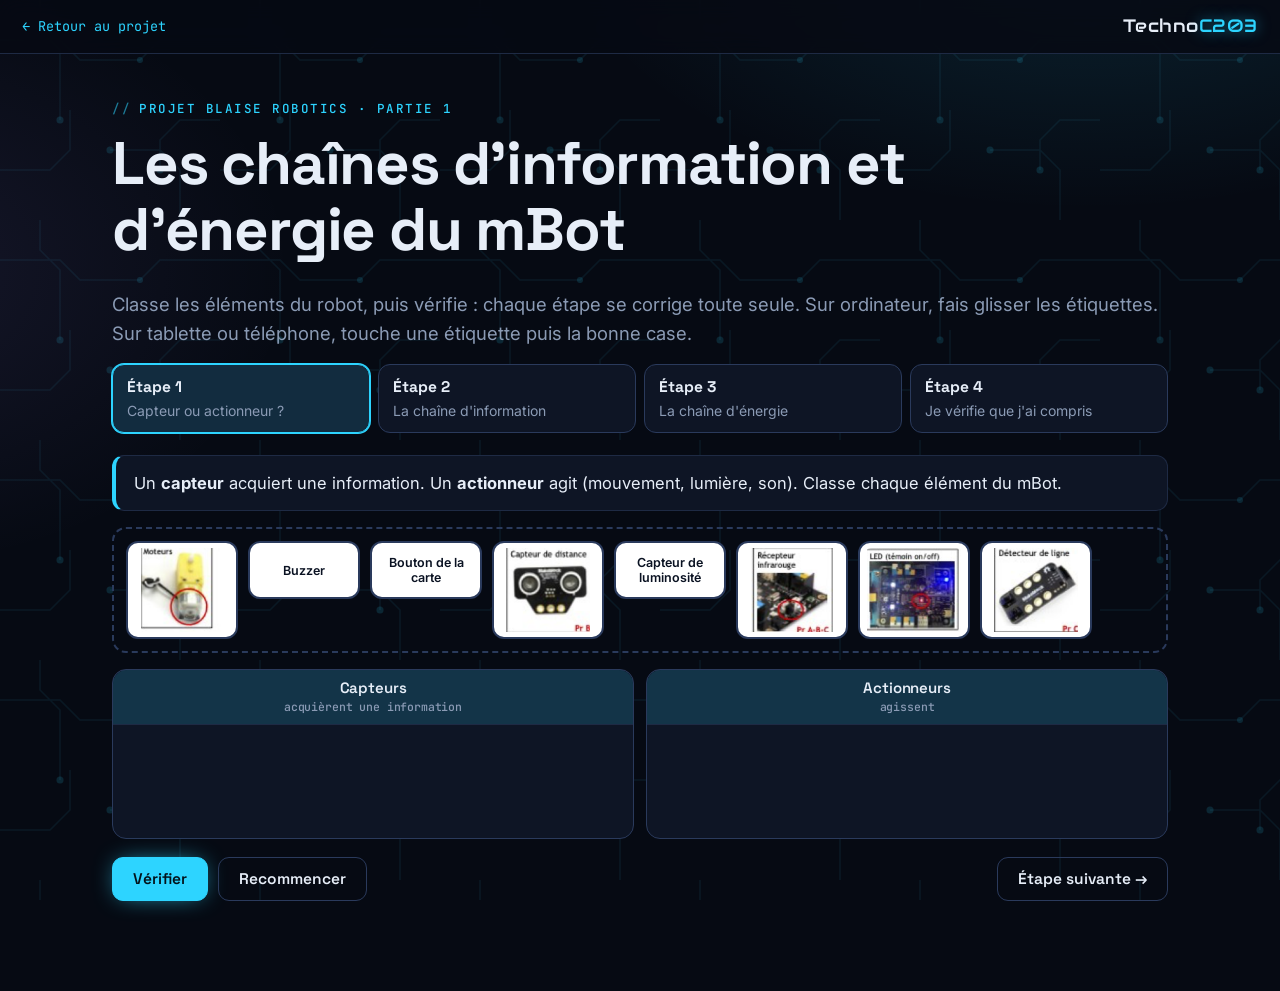
<file: applis/chaines-mbot.html>
<!doctype html>
<html lang="fr">
<head>
<meta charset="utf-8">
<meta name="viewport" content="width=device-width, initial-scale=1">
<title>Les chaînes du mBot — TechnoC203</title>
<link rel="preconnect" href="https://fonts.googleapis.com"><link rel="preconnect" href="https://fonts.gstatic.com" crossorigin>
<link rel="stylesheet" href="https://fonts.googleapis.com/css2?family=Audiowide&family=Inter:wght@400;500;600&family=Space+Grotesk:wght@500;600;700&family=JetBrains+Mono:wght@400;500;700&display=swap">
<link rel="stylesheet" href="../assets/css/style.css?v=20261123105835">
<script>
  // même thème clair / sombre que le site
  (function(){ let t = null; try { t = localStorage.getItem("theme"); } catch(e){} document.documentElement.dataset.theme = t || "dark"; })();
</script>
<style>
  main{max-width:1100px}
  .topbar{display:flex; align-items:center; gap:12px; padding:12px 22px; border-bottom:1px solid var(--line); background:color-mix(in srgb, var(--bg) 85%, transparent); position:sticky; top:0; z-index:20; backdrop-filter:blur(10px)}
  .topbar a{font-family:var(--f-mono); font-size:13.5px; text-decoration:none}
  .topbar .brand-name{font-family:"Audiowide", var(--f-display); font-size:18px; color:var(--ink)}
  .topbar .brand-name b{color:var(--accent); font-weight:400}
  .steps-nav{display:flex; gap:8px; flex-wrap:wrap; margin:6px 0 22px}
  .steps-nav button{flex:1 1 180px; text-align:left; padding:10px 14px; border-radius:12px; border:1px solid var(--line-2); background:var(--surface); color:var(--muted); font:inherit; font-size:14px; cursor:pointer}
  .steps-nav button b{display:block; font-family:var(--f-display); color:var(--ink); font-size:15.5px}
  .steps-nav button[aria-current=true]{border-color:var(--accent); background:color-mix(in srgb, var(--accent) 12%, var(--surface)); box-shadow:0 0 0 1px var(--accent)}
  .steps-nav button .sc{font:500 12px var(--f-mono); color:var(--ok)}
  .consigne{background:var(--surface); border:1px solid var(--line); border-left:4px solid var(--accent); border-radius:12px; padding:14px 18px; margin-bottom:16px}
  .consigne p{margin:0}
  .pile{display:flex; flex-wrap:wrap; gap:10px; min-height:120px; padding:12px; border:2px dashed var(--line-2); border-radius:14px; margin-bottom:16px; align-items:flex-start}
  .pile:empty::after{content:"Toutes les étiquettes sont placées : clique sur « Vérifier »."; color:var(--muted); font-size:14.5px; padding:8px}
  .zones{display:grid; gap:12px; grid-template-columns:repeat(auto-fit, minmax(170px, 1fr))}
  .zone{border:1px solid var(--line-2); border-radius:14px; background:var(--surface); min-height:170px; display:flex; flex-direction:column; transition:border-color .15s, box-shadow .15s}
  .zone h3{margin:0; padding:10px 12px; font-size:15px; text-align:center; border-bottom:1px solid var(--line); border-radius:14px 14px 0 0; background:color-mix(in srgb, var(--z, var(--accent)) 16%, transparent); color:var(--ink)}
  .zone h3 small{display:block; font:500 11.5px var(--f-mono); color:var(--muted); margin-top:2px}
  .zone .drop{flex:1; display:flex; flex-wrap:wrap; gap:8px; padding:10px; align-content:flex-start; justify-content:center}
  .zone.cible{border-color:var(--accent); box-shadow:0 0 0 2px color-mix(in srgb, var(--accent) 40%, transparent)}
  .info .zone{--z:var(--information)} .energie .zone{--z:var(--energie)}
  .zone.user{--z:var(--t3)} .zone.action{--z:var(--t5)}
  .carte-el{width:112px; background:#fff; color:#0A1222; border:2px solid var(--line-2); border-radius:12px; padding:5px; cursor:grab; text-align:center; font:600 12.5px var(--f-body); user-select:none; touch-action:manipulation; position:relative}
  .carte-el img{display:block; width:100%; height:84px; object-fit:contain; border-radius:6px}
  .carte-el.txt{display:flex; align-items:center; justify-content:center; min-height:58px}
  .carte-el.sel{border-color:var(--accent); box-shadow:0 0 0 3px color-mix(in srgb, var(--accent) 45%, transparent); transform:translateY(-2px)}
  .carte-el.good{border-color:var(--ok); box-shadow:0 0 0 2px var(--ok)}
  .carte-el.bad{border-color:var(--ko); box-shadow:0 0 0 2px var(--ko)}
  .carte-el .sol{display:block; margin-top:4px; font:600 11px var(--f-mono); color:#B42318}
  .carte-el.fixed{cursor:default}
  .actions{display:flex; gap:10px; flex-wrap:wrap; align-items:center; margin:18px 0}
  .resultat{padding:12px 16px; border-radius:12px; display:none; margin-top:6px}
  .resultat.show{display:block}
  .resultat.ok{background:color-mix(in srgb, var(--ok) 12%, transparent); border:1px solid var(--ok)}
  .resultat.ko{background:color-mix(in srgb, var(--ko) 12%, transparent); border:1px solid var(--ko)}
  .q{background:var(--surface); border:1px solid var(--line); border-radius:14px; padding:16px 18px; margin-bottom:12px}
  .q p.enonce{font-weight:600; margin-bottom:10px}
  .q .options{margin:0}
  .ordre-row{display:grid; grid-template-columns:70px 1fr; gap:10px; align-items:center; padding:8px 0; border-bottom:1px dashed var(--line-2)}
  .ordre-row.good select{border-color:var(--ok)} .ordre-row.bad select{border-color:var(--ko)}
  .bilan{background:color-mix(in srgb, var(--accent) 8%, var(--surface)); border:1px solid var(--accent); border-radius:16px; padding:18px 22px}
  .bilan ul{margin:8px 0 0; padding-left:20px}
  [hidden]{display:none !important}
  @media (max-width:600px){ .carte-el{width:96px} .carte-el img{height:70px}
    .pile{position:sticky; top:50px; z-index:10; background:color-mix(in srgb, var(--bg) 92%, transparent); backdrop-filter:blur(6px)} }
</style>
</head>
<body>
<div class="topbar"><a href="../chapitre.html?c=projet-br">← Retour au projet</a><span style="margin-left:auto" class="brand-name">Techno<b>C203</b></span></div>
<main>
  <header class="page-head" style="margin-bottom:14px">
    <span class="eyebrow">Projet Blaise Robotics · Partie 1</span>
    <h1>Les chaînes d'information et d'énergie du mBot</h1>
    <p class="lead">Classe les éléments du robot, puis vérifie : chaque étape se corrige toute seule. Sur ordinateur, fais glisser les étiquettes. Sur tablette ou téléphone, touche une étiquette puis la bonne case.</p>
  </header>

  <nav class="steps-nav" id="nav"></nav>
  <section id="etape"></section>
</main>

<script>
/* ==========================================================
   Données de l'activité (d'après le corrigé « Chaîne d'information
   et chaîne d'énergie du robot mBot » et les exercices ELEA)
   ========================================================== */
const IMG = n => `img-chaines/${n}.png`;
const ETAPES = [
  { titre:"Capteur ou actionneur ?", court:"Étape 1",
    consigne:"Un <b>capteur</b> acquiert une information. Un <b>actionneur</b> agit (mouvement, lumière, son). Classe chaque élément du mBot.",
    zones:[ { id:"capteur", nom:"Capteurs", sous:"acquièrent une information" }, { id:"actionneur", nom:"Actionneurs", sous:"agissent" } ],
    items:[
      { id:"dist", img:"capteur-distance", nom:"Capteur de distance", zone:"capteur" },
      { id:"ligne", img:"detecteur-ligne", nom:"Détecteur de ligne", zone:"capteur" },
      { id:"ir", img:"recepteur-ir", nom:"Récepteur infrarouge", zone:"capteur" },
      { id:"bouton", nom:"Bouton de la carte", zone:"capteur" },
      { id:"lum", nom:"Capteur de luminosité", zone:"capteur" },
      { id:"moteur", img:"moteur", nom:"Moteurs", zone:"actionneur" },
      { id:"led", img:"led", nom:"LED", zone:"actionneur" },
      { id:"buzzer", nom:"Buzzer", zone:"actionneur" },
    ] },
  { titre:"La chaîne d'information", court:"Étape 2", classe:"info",
    consigne:"Place chaque élément dans la chaîne d'information du mBot. Les consignes de l'utilisateur <b>entrent</b> dans la chaîne ; les informations pour l'utilisateur en <b>sortent</b>.",
    zones:[
      { id:"user", nom:"Consignes de l'utilisateur", sous:"entrées", cls:"user" },
      { id:"acq", nom:"ACQUÉRIR", sous:"capteurs" }, { id:"trait", nom:"TRAITER", sous:"partie commande" },
      { id:"comm", nom:"COMMUNIQUER", sous:"transmet les ordres" },
      { id:"sortie", nom:"Informations pour l'utilisateur", sous:"sorties", cls:"user" } ],
    items:[
      { id:"inter", img:"interrupteur", nom:"Interrupteur", zone:"user" },
      { id:"telec", img:"telecommande", nom:"Télécommande infrarouge", zone:"user" },
      { id:"ir", img:"recepteur-ir", nom:"Récepteur infrarouge", zone:"acq" },
      { id:"dist", img:"capteur-distance", nom:"Capteur de distance", zone:"acq" },
      { id:"ligne", img:"detecteur-ligne", nom:"Détecteur de ligne", zone:"acq" },
      { id:"carte", img:"carte", nom:"Carte microcontrôleur", zone:"trait" },
      { id:"cables", img:"cables", nom:"Câbles / pistes de cuivre", zone:"comm" },
      { id:"led", img:"led", nom:"LED (témoin on/off)", zone:"sortie" },
    ] },
  { titre:"La chaîne d'énergie", court:"Étape 3", classe:"energie",
    consigne:"La carte envoie un <b>ordre</b> à la chaîne d'énergie. Place chaque élément dans la bonne fonction, jusqu'à l'<b>action</b> : le déplacement du robot.",
    zones:[
      { id:"alim", nom:"ALIMENTER" }, { id:"distr", nom:"DISTRIBUER" }, { id:"conv", nom:"CONVERTIR" }, { id:"trans", nom:"TRANSMETTRE" },
      { id:"act", nom:"Action", sous:"déplacement du robot", cls:"action" } ],
    items:[
      { id:"piles", img:"piles", nom:"Piles / batterie", zone:"alim" },
      { id:"cables", img:"cables", nom:"Câbles / pistes de cuivre", zone:"distr" },
      { id:"moteur", img:"moteur", nom:"Moteurs", zone:"conv" },
      { id:"engr", img:"engrenages", nom:"Engrenages", zone:"trans" },
      { id:"roues", img:"roues", nom:"Roues", zone:"act" },
    ] },
  { titre:"Je vérifie que j'ai compris", court:"Étape 4", quiz:true },
];

const QUIZ = [
  { type:"qcm", enonce:"1. Le moteur convertit l'énergie…", choix:["chimique en énergie électrique", "électrique en énergie mécanique", "mécanique en énergie électrique"], bonne:1,
    expl:"Le moteur reçoit de l'énergie électrique (des piles) et produit un mouvement de rotation : de l'énergie mécanique." },
  { type:"qcm", enonce:"2. Qu'est-ce qui relie la chaîne d'information à la chaîne d'énergie ?", choix:["Les roues", "L'ordre envoyé par la carte à la fonction DISTRIBUER", "Le capteur de distance"], bonne:1,
    expl:"La chaîne d'information décide ; elle envoie un ordre de commande qui autorise ou coupe l'énergie (DISTRIBUER)." },
  { type:"multi", enonce:"3. Quelles informations le mBot peut-il acquérir ? (plusieurs réponses)", choix:["La distance d'un obstacle", "La couleur du sol (noir / blanc)", "Le signal de la télécommande", "La luminosité", "La température de la pièce", "La vitesse du vent"], bonnes:[0,1,2,3],
    expl:"Capteur de distance, détecteur de ligne, récepteur infrarouge et capteur de luminosité : le mBot n'a pas de capteur de température ni d'anémomètre." },
  { type:"ordre", enonce:"4. Défi 5 : le robot s'arrête sur la ligne noire. Remets les étapes dans l'ordre.",
    etapes:["Le détecteur de ligne « voit » du noir (ACQUÉRIR)", "La carte compare avec le programme (TRAITER)", "La carte envoie l'ordre d'arrêt (COMMUNIQUER)", "L'énergie n'est plus envoyée aux moteurs (DISTRIBUER)", "Les moteurs et les roues s'arrêtent : le robot est arrêté"],
    expl:"L'information suit toujours la chaîne d'information (acquérir → traiter → communiquer), puis l'ordre agit sur la chaîne d'énergie." },
  { type:"qcm", enonce:"5. Défi 4 : le capteur à ultrasons mesure 15 cm devant le robot. Que fait la carte ?", choix:["Rien, le capteur arrête directement les moteurs", "Elle compare 15 cm à 20 cm et envoie l'ordre d'arrêter les moteurs", "Elle allume la LED en rouge et continue d'avancer"], bonne:1,
    expl:"C'est la carte (TRAITER) qui compare la mesure au programme et décide ; le capteur ne fait qu'acquérir." },
];

const BILAN = [
  "Chaîne d'information : <b>ACQUÉRIR</b> (récepteur infrarouge, capteur de distance, détecteur de ligne) → <b>TRAITER</b> (carte microcontrôleur) → <b>COMMUNIQUER</b> (câbles / pistes de cuivre).",
  "Les consignes de l'utilisateur (interrupteur, télécommande) entrent dans la chaîne d'information ; la LED donne une information à l'utilisateur.",
  "Chaîne d'énergie : <b>ALIMENTER</b> (piles / batterie) → <b>DISTRIBUER</b> (câbles / pistes de cuivre) → <b>CONVERTIR</b> (moteurs) → <b>TRANSMETTRE</b> (engrenages) → action : les roues font avancer le robot.",
  "La carte envoie un <b>ordre</b> à la chaîne d'énergie : c'est le lien entre les deux chaînes.",
  "Le moteur convertit l'énergie <b>électrique</b> en énergie <b>mécanique</b>.",
];

/* ==========================================================
   Mécanique : glisser-déposer (souris) ou toucher puis toucher
   ========================================================== */
const esc = s => String(s).replace(/[&<>"]/g, c => ({ "&":"&amp;", "<":"&lt;", ">":"&gt;", '"':"&quot;" }[c]));
const melange = a => { a = [...a]; for (let i = a.length - 1; i > 0; i--){ const j = Math.floor(Math.random() * (i + 1)); [a[i], a[j]] = [a[j], a[i]]; } return a; };
const scores = {};   // n° étape -> [bonnes, total]
let courante = 0, selection = null;

function nav(){
  document.getElementById("nav").innerHTML = ETAPES.map((e, i) => `<button type="button" data-step="${i}" aria-current="${i === courante}">
    <b>${e.court}</b>${esc(e.titre)}${scores[i] ? `<br><span class="sc">✓ ${scores[i][0]}/${scores[i][1]}</span>` : ""}</button>`).join("");
}
document.getElementById("nav").addEventListener("click", e => { const b = e.target.closest("[data-step]"); if (b){ courante = +b.dataset.step; afficher(); } });

const carte = it => `<div class="carte-el${it.img ? "" : " txt"}" draggable="true" data-id="${it.id}" tabindex="0" role="button" aria-label="${esc(it.nom)}">
  ${it.img ? `<img src="${IMG(it.img)}" alt="">` : esc(it.nom)}</div>`;

function afficher(){
  nav(); selection = null;
  const E = ETAPES[courante], box = document.getElementById("etape");
  if (E.quiz) return afficherQuiz(box);
  box.innerHTML = `
    <div class="consigne"><p>${E.consigne}</p></div>
    <div class="pile" id="pile" data-zone="">${melange(E.items).map(carte).join("")}</div>
    <div class="zones ${E.classe || ""}">${E.zones.map(z => `<div class="zone ${z.cls || ""}" data-zone="${z.id}"><h3>${esc(z.nom)}${z.sous ? `<small>${esc(z.sous)}</small>` : ""}</h3><div class="drop"></div></div>`).join("")}</div>
    <div class="actions">
      <button class="btn" id="verif" type="button">Vérifier</button>
      <button class="btn ghost" id="solution" type="button" hidden>Afficher la correction</button>
      <button class="btn ghost" id="refaire" type="button">Recommencer</button>
      ${courante < ETAPES.length - 1 ? `<button class="btn ghost" id="suite" type="button" style="margin-left:auto">Étape suivante →</button>` : ""}
    </div>
    <div class="resultat" id="res" aria-live="polite"></div>`;
  brancher(E);
}

function deposer(el, zoneId){
  const cible = zoneId ? document.querySelector(`.zone[data-zone="${zoneId}"] .drop`) : document.getElementById("pile");
  cible.appendChild(el); el.classList.remove("sel", "good", "bad"); el.querySelector(".sol")?.remove();
  selection = null;
}
function brancher(E){
  const box = document.getElementById("etape");
  // souris : glisser-déposer
  box.ondragstart = e => { const c = e.target.closest(".carte-el"); if (c && !c.classList.contains("fixed")){ e.dataTransfer.setData("text/plain", c.dataset.id); } };
  box.querySelectorAll(".zone, #pile").forEach(z => {
    z.addEventListener("dragover", e => { e.preventDefault(); z.classList.add("cible"); });
    z.addEventListener("dragleave", () => z.classList.remove("cible"));
    z.addEventListener("drop", e => { e.preventDefault(); z.classList.remove("cible");
      const el = box.querySelector(`.carte-el[data-id="${e.dataTransfer.getData("text/plain")}"]`); if (el) deposer(el, z.dataset.zone); });
  });
  // toucher : choisir une étiquette puis une case
  box.onclick = e => {
    const c = e.target.closest(".carte-el");
    if (c && !c.classList.contains("fixed")){
      if (selection === c){ c.classList.remove("sel"); selection = null; return; }
      selection?.classList.remove("sel"); selection = c; c.classList.add("sel"); return;
    }
    const z = e.target.closest(".zone, #pile");
    if (z && selection){ deposer(selection, z.dataset.zone); return; }
    if (e.target.id === "verif") verifier(E);
    if (e.target.id === "solution") solution(E);
    if (e.target.id === "refaire") afficher();
    if (e.target.id === "suite"){ courante++; afficher(); scrollTo(0, 0); }
  };
}
function verifier(E){
  const res = document.getElementById("res");
  if (document.getElementById("pile").children.length) { res.className = "resultat show ko"; res.textContent = "Place d'abord toutes les étiquettes."; return; }
  let bonnes = 0;
  document.querySelectorAll(".zone .carte-el").forEach(el => {
    const it = E.items.find(x => x.id === el.dataset.id), z = el.closest(".zone").dataset.zone;
    const ok = it.zone === z; el.classList.add(ok ? "good" : "bad"); el.classList.remove("sel");
    if (ok) bonnes++;
    else if (!el.querySelector(".sol")) el.insertAdjacentHTML("beforeend", `<span class="sol">→ ${esc(E.zones.find(x => x.id === it.zone).nom)}</span>`);
  });
  scores[courante] = [bonnes, E.items.length]; nav();
  const tout = bonnes === E.items.length;
  res.className = "resultat show " + (tout ? "ok" : "ko");
  res.innerHTML = tout ? `<b>Bravo, ${bonnes}/${E.items.length} !</b> Tout est bien placé.` : `<b>${bonnes}/${E.items.length} bien placés.</b> Les étiquettes en rouge indiquent la bonne case. Tu peux les déplacer et vérifier à nouveau, ou afficher la correction.`;
  document.getElementById("solution").hidden = tout;
}
function solution(E){
  document.querySelectorAll(".carte-el").forEach(el => { const it = E.items.find(x => x.id === el.dataset.id); deposer(el, it.zone); el.classList.add("good", "fixed"); el.draggable = false; });
  document.getElementById("solution").hidden = true;
  const res = document.getElementById("res"); res.className = "resultat show ok"; res.innerHTML = "Voici la correction. Recopie-la dans ton cahier.";
}

/* ---------- Étape 4 : questions + bilan ---------- */
function afficherQuiz(box){
  box.innerHTML = `
    <div class="consigne"><p>Réponds aux questions, puis clique sur « Vérifier mes réponses ».</p></div>
    ${QUIZ.map((q, i) => `<div class="q" data-q="${i}"><p class="enonce">${esc(q.enonce)}</p>
      ${q.type === "ordre" ? q.etapes.map((t, k) => ({ t, k })).sort(() => Math.random() - .5).map(({ t, k }) => `<div class="ordre-row" data-k="${k}">
          <select aria-label="Position"><option value="">—</option>${q.etapes.map((_, n) => `<option>${n + 1}</option>`).join("")}</select><span>${esc(t)}</span></div>`).join("")
        : `<div class="options">${q.choix.map((c, k) => `<label class="option"><input type="${q.type === "multi" ? "checkbox" : "radio"}" name="q${i}" value="${k}"> <span>${esc(c)}</span></label>`).join("")}</div>`}
      <div class="feedback" aria-live="polite"></div></div>`).join("")}
    <div class="actions"><button class="btn" id="verifQuiz" type="button">Vérifier mes réponses</button><button class="btn ghost" id="refaire" type="button">Recommencer</button></div>
    <div class="bilan" id="bilan" hidden><h2 style="margin:0">Je retiens</h2><ul>${BILAN.map(b => `<li>${b}</li>`).join("")}</ul></div>`;
  box.onclick = e => {
    if (e.target.id === "refaire") afficher();
    if (e.target.id !== "verifQuiz") return;
    let bonnes = 0;
    QUIZ.forEach((q, i) => {
      const el = box.querySelector(`[data-q="${i}"]`), fb = el.querySelector(".feedback");
      let ok;
      if (q.type === "ordre"){
        const rows = [...el.querySelectorAll(".ordre-row")];
        ok = rows.every(r => r.querySelector("select").value == +r.dataset.k + 1);
        rows.forEach(r => r.className = "ordre-row " + (r.querySelector("select").value == +r.dataset.k + 1 ? "good" : "bad"));
        if (!ok) fb.dataset.sol = "Ordre correct : " + q.etapes.map((t, n) => `${n + 1}. ${t}`).join(" — ");
      } else {
        const coches = [...el.querySelectorAll("input:checked")].map(x => +x.value);
        const attendu = q.type === "multi" ? q.bonnes : [q.bonne];
        ok = coches.length === attendu.length && attendu.every(a => coches.includes(a));
        el.querySelectorAll(".option").forEach((o, k) => { o.classList.remove("good", "bad"); if (attendu.includes(k)) o.classList.add("good"); else if (coches.includes(k)) o.classList.add("bad"); });
      }
      if (ok) bonnes++;
      fb.className = "feedback show " + (ok ? "ok" : "ko");
      fb.innerHTML = (ok ? "<b>Bonne réponse.</b> " : "<b>Pas tout à fait.</b> ") + esc(q.expl) + (fb.dataset.sol && !ok ? "<br>" + esc(fb.dataset.sol) : "");
    });
    scores[courante] = [bonnes, QUIZ.length]; nav();
    const total = Object.values(scores).reduce((a, s) => [a[0] + s[0], a[1] + s[1]], [0, 0]);
    const bil = document.getElementById("bilan"); bil.hidden = false;
    bil.querySelector("h2").innerHTML = `Je retiens <span style="font:500 14px var(--f-mono); color:var(--muted)">— score de l'activité : ${total[0]}/${total[1]}</span>`;
    bil.scrollIntoView({ behavior: "smooth", block: "start" });
  };
}

afficher();
</script>
</body>
</html>
</file>
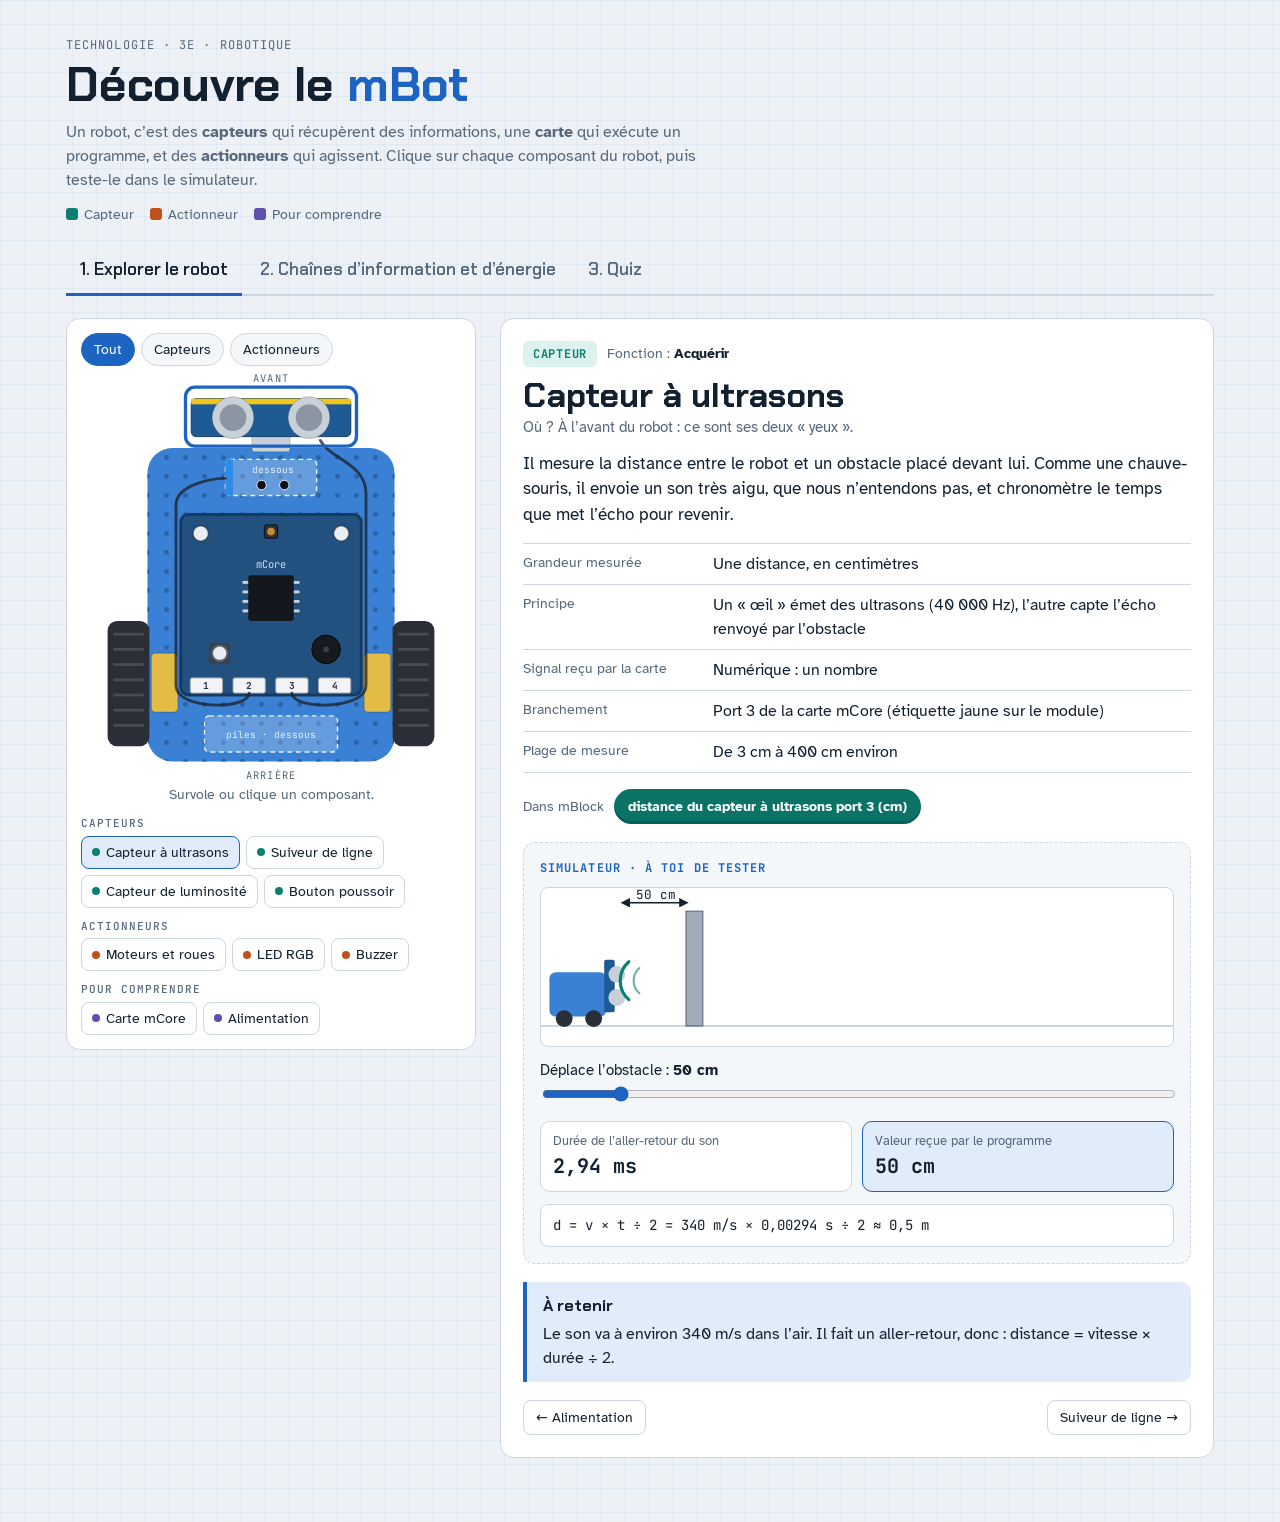
<file: applis/decouverte-mbot.html>
<!doctype html>
<html lang="fr">
<meta charset="utf-8">
<meta name="viewport" content="width=device-width, initial-scale=1">
<title>Découverte mBot</title>
<meta name="claude:viewport-fit-sides" content="cover">
<link rel="preconnect" href="https://fonts.googleapis.com">
<link rel="preconnect" href="https://fonts.gstatic.com" crossorigin>
<link rel="stylesheet" href="https://fonts.googleapis.com/css2?family=Atkinson+Hyperlegible:wght@400;700&family=Chakra+Petch:wght@500;600;700&family=JetBrains+Mono:wght@500;700&display=swap">
<style>
/* Layout : établi technique. Robot vu de dessus à gauche (collant), fiche + simulateur à droite. Onglets Explorer / Classer / Quiz. */
:root{
  --bg:#EDF1F5; --surface:#FFFFFF; --surface-2:#F4F7FA; --ink:#13202F; --muted:#56687C; --line:#CDD7E1; --grid:rgba(29,99,194,.06);
  --accent:#1D63C2; --accent-soft:#E1ECFA;
  --capteur:#0B7F71; --capteur-soft:#DCF2EE; --action:#C2501A; --action-soft:#FBE5D9; --autre:#5E4FB0; --autre-soft:#EAE6F8;
  --ok:#1C7F3A; --ok-soft:#DDF2E3; --ko:#BF2D38; --ko-soft:#FADFE1;
  --chassis:#3A80D4; --chassis-hole:#2A62A6; --board:#22507F; --board-edge:#163A5F; --board-ink:#CFE0F2;
  --wheel:#2A2F37; --tread:#454C57; --metal:#C8D0D9; --mesh:#8C96A3; --gear:#E2BC45; --cable:#1B1F25; --led-off:#E9EEF3;
  --under:rgba(255,255,255,.22); --under-stroke:#E8F0FA;
  --floor:#F6F5EF; --track:#1A1A1A; --floor-ink:#2B2B2B; --night:#05070A;
  --blk-cap:#0A7365; --blk-act:#B24614; --blk-ctl:#8E6100; --blk-ink:#FFFFFF;
  --f-display:"Chakra Petch","Segoe UI",system-ui,sans-serif;
  --f-body:"Atkinson Hyperlegible",system-ui,-apple-system,"Segoe UI",Roboto,sans-serif;
  --f-mono:"JetBrains Mono",ui-monospace,Menlo,Consolas,monospace;
}
@media (prefers-color-scheme: dark){:root:not([data-theme="light"]){
  --bg:#0E141B; --surface:#161F2A; --surface-2:#1B2633; --ink:#E4EBF2; --muted:#97A7B8; --line:#2B3947; --grid:rgba(120,170,230,.05);
  --accent:#62A0F2; --accent-soft:#1A2D47;
  --capteur:#45CDB8; --capteur-soft:#12302C; --action:#FF8E57; --action-soft:#3A2418; --autre:#A898F2; --autre-soft:#262042;
  --ok:#55C878; --ok-soft:#143221; --ko:#FF6E77; --ko-soft:#3A1A1E;
  --chassis:#3270BA; --chassis-hole:#1F4C82; --board:#1D466E; --board-edge:#10304E; --board-ink:#BBD2EA;
  --wheel:#23272E; --tread:#3A414B; --metal:#AFB9C4; --mesh:#6F7985; --gear:#CDAA3B; --cable:#0A0C10; --led-off:#3A4654;
  --under:rgba(255,255,255,.12); --under-stroke:#BFD3EA;
  color-scheme:dark }}
:root[data-theme="dark"]{
  --bg:#0E141B; --surface:#161F2A; --surface-2:#1B2633; --ink:#E4EBF2; --muted:#97A7B8; --line:#2B3947; --grid:rgba(120,170,230,.05);
  --accent:#62A0F2; --accent-soft:#1A2D47;
  --capteur:#45CDB8; --capteur-soft:#12302C; --action:#FF8E57; --action-soft:#3A2418; --autre:#A898F2; --autre-soft:#262042;
  --ok:#55C878; --ok-soft:#143221; --ko:#FF6E77; --ko-soft:#3A1A1E;
  --chassis:#3270BA; --chassis-hole:#1F4C82; --board:#1D466E; --board-edge:#10304E; --board-ink:#BBD2EA;
  --wheel:#23272E; --tread:#3A414B; --metal:#AFB9C4; --mesh:#6F7985; --gear:#CDAA3B; --cable:#0A0C10; --led-off:#3A4654;
  --under:rgba(255,255,255,.12); --under-stroke:#BFD3EA;
  color-scheme:dark }

*{box-sizing:border-box}
body{background:var(--bg);color:var(--ink);font-family:var(--f-body);font-size:16px;line-height:1.5;
  background-image:linear-gradient(var(--grid) 1px,transparent 1px),linear-gradient(90deg,var(--grid) 1px,transparent 1px);background-size:24px 24px}
.wrap{max-width:1180px;margin:0 auto;padding-left:max(16px,env(safe-area-inset-left,0px));padding-right:max(16px,env(safe-area-inset-right,0px))}
header.top{padding-block:28px 0}
.eyebrow{font-family:var(--f-mono);font-size:12px;letter-spacing:.09em;text-transform:uppercase;color:var(--muted)}
h1{font-family:var(--f-display);font-weight:700;font-size:clamp(32px,5vw,48px);line-height:1.05;margin:6px 0 10px;text-wrap:balance}
h1 span{color:var(--accent)}
h2,h3{font-family:var(--f-display);text-wrap:balance}
.lead{max-width:64ch;color:var(--muted);margin:0}
.legend{display:flex;gap:16px;flex-wrap:wrap;margin-top:12px;font-size:14px;color:var(--muted)}
.legend i{display:inline-block;width:12px;height:12px;border-radius:3px;margin-right:6px;vertical-align:-1px}
nav.tabs{display:flex;gap:4px;flex-wrap:wrap;margin-top:22px;border-bottom:2px solid var(--line)}
nav.tabs button{font-family:var(--f-display);font-weight:600;font-size:17px;background:none;border:0;color:var(--muted);padding:10px 14px;border-bottom:3px solid transparent;margin-bottom:-2px;cursor:pointer}
nav.tabs button:hover{color:var(--ink)}
nav.tabs button[aria-selected="true"]{color:var(--ink);border-bottom-color:var(--accent)}
button,input,select{font:inherit;color:inherit}
:focus-visible{outline:3px solid var(--accent);outline-offset:2px}
main{padding-block:22px 56px}

/* ---------- Explorer ---------- */
.explore{display:grid;grid-template-columns:minmax(0,410px) minmax(0,1fr);gap:24px;align-items:start}
@media (max-width:880px){.explore{grid-template-columns:minmax(0,1fr)}}
.bench{position:sticky;top:12px;background:var(--surface);border:1px solid var(--line);border-radius:14px;padding:14px}
@media (max-width:880px){.bench{position:static}}
.filters{display:flex;gap:6px;flex-wrap:wrap;margin-bottom:6px}
.chip{border:1px solid var(--line);background:var(--surface-2);border-radius:999px;padding:5px 12px;font-size:14px;cursor:pointer}
.chip[aria-pressed="true"]{background:var(--accent);border-color:var(--accent);color:#fff}
#robot{display:block;width:100%;max-width:380px;margin:0 auto;height:auto}
#hoverCap{text-align:center;font-size:14px;color:var(--muted);margin:2px 0 10px;min-height:1.5em}
.svg-note{font-family:var(--f-mono);font-size:11px;letter-spacing:.12em;fill:var(--muted)}
.chassis{fill:var(--chassis)} .hole{fill:var(--chassis-hole)}
.board{fill:var(--board);stroke:var(--board-edge);stroke-width:3}
.board-t{font-family:var(--f-mono);font-size:11px;fill:var(--board-ink)}
.chipc{fill:#14181E} .pin{fill:var(--metal)}
.port{fill:#F1F3F5;stroke:#9AA4AF} .port-t{font-family:var(--f-mono);font-size:10px;font-weight:700;fill:#22303F}
.wheel{fill:var(--wheel)} .tread{stroke:var(--tread);stroke-width:3}
.gear{fill:var(--gear);stroke:rgba(0,0,0,.25)}
.metal{fill:var(--metal);stroke:rgba(0,0,0,.2)} .mesh{fill:var(--mesh)}
.m-pcb{fill:#1E5A93;stroke:#0F3A63}
.tag-yellow{fill:#F2C51A} .tag-blue{fill:#2F8CE6}
.under{fill:var(--under);stroke:var(--under-stroke);stroke-width:1.5;stroke-dasharray:5 4}
.under-t{font-family:var(--f-mono);font-size:10px;fill:var(--under-stroke)}
.ir{fill:#0E1116;stroke:var(--under-stroke)}
.cable{fill:none;stroke:var(--cable);stroke-width:3;stroke-linecap:round;opacity:.75}
.ledbody{stroke:rgba(0,0,0,.35);stroke-width:1.5;transition:fill .15s}
.lsensor{fill:#2D3138;stroke:#0B0D10} .lsensor-eye{fill:#C9893A}
.btncap{fill:#E8ECF0;stroke:#5B6470;stroke-width:2} .btnring{fill:#3B414A}
.buzz{fill:#16191E;stroke:#000} .buzz-h{fill:#3A3F47}
.part{cursor:pointer;outline:none}
.part .hl{fill:transparent;stroke:transparent;stroke-width:2.5;stroke-dasharray:6 4;pointer-events:all}
.part:hover .hl{stroke:var(--muted)}
.part:focus-visible .hl{stroke:var(--accent);stroke-dasharray:none}
.part.sel .hl{stroke:var(--accent);stroke-dasharray:none;stroke-width:3.5}
.part{transition:opacity .2s}
#robot.f-capteur .part:not(.cap), #robot.f-actionneur .part:not(.act){opacity:.22}
.ringing{animation:ring .12s linear infinite}
@keyframes ring{0%{transform:translate(0,0)}50%{transform:translate(1px,-1px)}100%{transform:translate(-1px,1px)}}

.plist{display:grid;gap:10px;margin-top:4px}
.plist h4{margin:0 0 4px;font-family:var(--f-mono);font-size:11px;letter-spacing:.09em;text-transform:uppercase;color:var(--muted);font-weight:500}
.plist .row{display:flex;gap:6px;flex-wrap:wrap}
.pbtn{border:1.5px solid var(--line);background:var(--surface);border-radius:8px;padding:5px 10px;font-size:14px;cursor:pointer;display:inline-flex;align-items:center;gap:6px}
.pbtn::before{content:"";width:8px;height:8px;border-radius:50%;background:var(--muted)}
.pbtn.cap::before{background:var(--capteur)} .pbtn.act::before{background:var(--action)} .pbtn.oth::before{background:var(--autre)}
.pbtn[aria-current="true"]{border-color:var(--accent);background:var(--accent-soft)}

.card{background:var(--surface);border:1px solid var(--line);border-radius:14px;padding:22px}
.fhead{display:flex;gap:10px;align-items:center;flex-wrap:wrap}
.badge{font-family:var(--f-mono);font-size:12px;font-weight:700;letter-spacing:.06em;text-transform:uppercase;padding:4px 10px;border-radius:6px}
.badge.capteur{background:var(--capteur-soft);color:var(--capteur)}
.badge.actionneur{background:var(--action-soft);color:var(--action)}
.badge.autre{background:var(--autre-soft);color:var(--autre)}
.fn{font-size:14px;color:var(--muted)}
.fn b{color:var(--ink)}
.fiche h2{font-size:clamp(26px,3.4vw,34px);margin:10px 0 2px;line-height:1.1}
.where{margin:0 0 12px;color:var(--muted);font-size:15px}
.resume{font-size:17px;max-width:66ch;margin:0 0 16px}
.specs{display:grid;grid-template-columns:minmax(120px,190px) minmax(0,1fr);margin:0 0 16px;border-top:1px solid var(--line)}
.specs dt,.specs dd{margin:0;padding:8px 0;border-bottom:1px solid var(--line)}
.specs dt{color:var(--muted);font-size:14px;padding-right:12px}
@media (max-width:520px){.specs{grid-template-columns:minmax(0,1fr)}.specs dt{border-bottom:0;padding-bottom:0}}
.blocline{display:flex;gap:10px;align-items:center;flex-wrap:wrap;margin:0 0 18px}
.blocline .k{font-size:14px;color:var(--muted)}
.blk{display:inline-block;font-family:var(--f-body);font-weight:700;font-size:14px;color:var(--blk-ink);padding:7px 14px;border-radius:8px;box-shadow:inset 0 -3px 0 rgba(0,0,0,.18)}
.blk.cap{background:var(--blk-cap);border-radius:999px} .blk.act{background:var(--blk-act)} .blk.ctl{background:var(--blk-ctl)}
.sim{background:var(--surface-2);border:1.5px dashed var(--line);border-radius:12px;padding:16px;margin:0 0 18px}
.sim-h{font-family:var(--f-mono);font-size:12px;letter-spacing:.09em;text-transform:uppercase;color:var(--accent);margin-bottom:10px;font-weight:700}
.sim label{display:block;font-size:15px;margin:12px 0 2px}
.sim input[type=range]{width:100%;accent-color:var(--accent)}
.scene{display:block;width:100%;height:auto;border-radius:8px;background:var(--surface);border:1px solid var(--line)}
canvas.scene{aspect-ratio:2/1}
.stats{display:grid;grid-template-columns:repeat(auto-fit,minmax(150px,1fr));gap:10px;margin-top:12px}
.stat{background:var(--surface);border:1px solid var(--line);border-radius:10px;padding:10px 12px;min-width:0}
.stat .k{display:block;font-size:13px;color:var(--muted)}
.stat .v{display:block;font-family:var(--f-mono);font-weight:700;font-size:20px;font-variant-numeric:tabular-nums;overflow-wrap:anywhere}
.stat.hot{border-color:var(--accent);background:var(--accent-soft)}
.calc{font-family:var(--f-mono);font-size:14px;background:var(--surface);border:1px solid var(--line);border-radius:8px;padding:10px 12px;margin:12px 0 0;overflow-x:auto}
.presets{display:flex;gap:6px;flex-wrap:wrap;margin-top:12px}
.btn{border:1.5px solid var(--line);background:var(--surface);border-radius:8px;padding:6px 12px;font-size:14px;cursor:pointer}
.btn:hover{border-color:var(--accent)}
.btn.primary{background:var(--accent);border-color:var(--accent);color:#fff;font-weight:700}
.btn[aria-pressed="true"]{background:var(--accent-soft);border-color:var(--accent)}
.two{display:grid;grid-template-columns:1fr 1fr;gap:16px}
@media (max-width:520px){.two{grid-template-columns:1fr}}
.status{font-weight:700;margin:12px 0 8px}
.vtable{width:100%;border-collapse:collapse;font-size:14px;margin-top:12px}
.vtable th,.vtable td{text-align:left;padding:6px 8px;border-bottom:1px solid var(--line)}
.vtable td:first-child{font-family:var(--f-mono);font-weight:700}
.vtable tr.on td{background:var(--accent-soft)}
.tablewrap{overflow-x:auto}
.meter{height:16px;background:var(--surface);border:1px solid var(--line);border-radius:999px;overflow:hidden;margin-top:12px}
.meter > div{height:100%;background:linear-gradient(90deg,#3a3320,#f2c51a);width:0}
.bits{font-family:var(--f-mono);font-size:18px;letter-spacing:.12em}
.bigbtn{display:block;margin:6px auto 10px;width:110px;height:110px;border-radius:50%;border:6px solid #3B414A;background:#E8ECF0;color:#22303F;font-family:var(--f-display);font-weight:700;font-size:15px;cursor:pointer;box-shadow:0 6px 0 #3B414A;transition:transform .05s,box-shadow .05s;user-select:none;-webkit-user-select:none;touch-action:none}
.bigbtn.down{transform:translateY(5px);box-shadow:0 1px 0 #3B414A;background:#cfd6dd}
.mix{position:relative;height:150px;background:var(--night);border-radius:10px;overflow:hidden}
.mix span{position:absolute;width:96px;height:96px;border-radius:50%;mix-blend-mode:screen}
.ledbig{display:flex;align-items:center;gap:16px;flex-wrap:wrap}
.ledbig .dot{width:64px;height:64px;border-radius:50%;border:3px solid rgba(0,0,0,.3);flex:none}
.keys{display:grid;grid-template-columns:repeat(8,minmax(0,1fr));gap:4px;margin-top:12px}
@media (max-width:520px){.keys{grid-template-columns:repeat(4,minmax(0,1fr))}}
.key{background:var(--surface);border:1.5px solid var(--line);border-radius:0 0 8px 8px;padding:18px 2px 8px;cursor:pointer;text-align:center;line-height:1.2}
.key b{display:block;font-family:var(--f-display);font-size:16px}
.key small{font-family:var(--f-mono);font-size:11px;color:var(--muted)}
.key:active,.key.on{background:var(--accent-soft);border-color:var(--accent)}
.retenir{border-left:4px solid var(--accent);background:var(--accent-soft);padding:12px 16px;border-radius:0 10px 10px 0}
.retenir b{font-family:var(--f-display)}
.retenir p{margin:4px 0 0}
.prevnext{display:flex;justify-content:space-between;gap:10px;margin-top:18px;flex-wrap:wrap}

/* ---------- Classer ---------- */
.intro{max-width:70ch;margin:0 0 16px}
.pool{background:var(--surface);border:1.5px dashed var(--line);border-radius:12px;padding:12px;display:flex;gap:8px;flex-wrap:wrap;min-height:64px;align-items:flex-start;cursor:pointer}
.pool:empty::after{content:"Toutes les étiquettes sont placées. Clique sur « Vérifier »."; color:var(--muted);font-size:14px;padding:8px}
.tag{border:1.5px solid var(--line);background:var(--surface-2);border-radius:8px;padding:6px 10px;font-size:14px;cursor:pointer;text-align:left}
.tag.picked{border-color:var(--accent);background:var(--accent);color:#fff}
.tag.ok{border-color:var(--ok);background:var(--ok-soft);color:var(--ink)}
.tag.ko{border-color:var(--ko);background:var(--ko-soft);color:var(--ink)}
.chain{margin-top:18px}
.chain h3{margin:0 0 8px;font-size:19px}
.chain h3 small{font-family:var(--f-body);font-weight:400;color:var(--muted);font-size:14px}
.zones{display:grid;gap:8px;align-items:stretch}
.zones.z3{grid-template-columns:repeat(3,minmax(0,1fr))}
.zones.z4{grid-template-columns:repeat(4,minmax(0,1fr))}
@media (max-width:760px){.zones.z3,.zones.z4{grid-template-columns:minmax(0,1fr)}}
.zone{position:relative;background:var(--surface);border:1.5px solid var(--line);border-radius:12px;padding:10px;min-height:120px;display:flex;flex-direction:column;gap:6px;cursor:pointer;text-align:left}
.zone.ready{border-color:var(--accent);border-style:dashed;background:var(--accent-soft)}
.zone .zt{font-family:var(--f-display);font-weight:700;font-size:16px;display:flex;justify-content:space-between;gap:6px}
.zone .zt span{font-family:var(--f-mono);font-size:11px;color:var(--muted);font-weight:500}
.zone.info .zt{color:var(--capteur)} .zone.nrj .zt{color:var(--action)}
.actions{display:flex;gap:8px;flex-wrap:wrap;margin-top:18px;align-items:center}
.result{margin-top:14px}
.result ul{padding-left:20px;margin:6px 0 0}

/* ---------- Quiz ---------- */
.quiz{max-width:720px}
.qprog{display:flex;gap:4px;margin-bottom:14px}
.qprog i{flex:1;height:6px;border-radius:3px;background:var(--line)}
.qprog i.ok{background:var(--ok)} .qprog i.ko{background:var(--ko)} .qprog i.cur{background:var(--accent)}
.qnum{font-family:var(--f-mono);font-size:13px;color:var(--muted)}
.quiz h2{font-size:24px;margin:6px 0 14px;line-height:1.25}
.opts{display:grid;gap:8px}
.opt{border:1.5px solid var(--line);background:var(--surface);border-radius:10px;padding:12px 14px;text-align:left;cursor:pointer;font-size:16px}
.opt:hover:not(:disabled){border-color:var(--accent)}
.opt:disabled{cursor:default}
.opt.good{border-color:var(--ok);background:var(--ok-soft)}
.opt.bad{border-color:var(--ko);background:var(--ko-soft)}
.exp{margin-top:12px;padding:12px 14px;border-radius:10px;background:var(--surface-2);border:1px solid var(--line)}
.score{font-family:var(--f-display);font-size:56px;font-weight:700;line-height:1;color:var(--accent)}
@media (prefers-reduced-motion: reduce){*{transition:none!important;animation:none!important}}
</style>

<div class="wrap">
  <header class="top">
    <div class="eyebrow">Technologie · 3e · Robotique</div>
    <h1>Découvre le <span>mBot</span></h1>
    <p class="lead">Un robot, c’est des <b>capteurs</b> qui récupèrent des informations, une <b>carte</b> qui exécute un programme, et des <b>actionneurs</b> qui agissent. Clique sur chaque composant du robot, puis teste-le dans le simulateur.</p>
    <div class="legend"><span><i style="background:var(--capteur)"></i>Capteur</span><span><i style="background:var(--action)"></i>Actionneur</span><span><i style="background:var(--autre)"></i>Pour comprendre</span></div>
    <nav class="tabs" role="tablist" aria-label="Parties de l’activité">
      <button role="tab" id="t-explorer" data-tab="explorer" aria-selected="true">1. Explorer le robot</button>
      <button role="tab" id="t-classer" data-tab="classer" aria-selected="false">2. Chaînes d’information et d’énergie</button>
      <button role="tab" id="t-quiz" data-tab="quiz" aria-selected="false">3. Quiz</button>
    </nav>
  </header>

  <main>
    <!-- ===== EXPLORER ===== -->
    <section id="tab-explorer" role="tabpanel" aria-labelledby="t-explorer">
      <div class="explore">
        <div class="bench">
          <div class="filters" role="group" aria-label="Filtrer">
            <button class="chip" data-f="tous" aria-pressed="true">Tout</button>
            <button class="chip" data-f="capteur" aria-pressed="false">Capteurs</button>
            <button class="chip" data-f="actionneur" aria-pressed="false">Actionneurs</button>
          </div>
          <svg id="robot" viewBox="0 0 400 432" role="group" aria-label="Le mBot vu de dessus, l’avant en haut">
            <defs>
              <pattern id="holes" width="20" height="20" patternUnits="userSpaceOnUse"><circle cx="10" cy="10" r="2.6" class="hole"/></pattern>
              <filter id="blur" x="-1" y="-1" width="3" height="3"><feGaussianBlur stdDeviation="5"/></filter>
            </defs>
            <text x="200" y="10" class="svg-note" text-anchor="middle">AVANT</text>
            <text x="200" y="428" class="svg-note" text-anchor="middle">ARRIÈRE</text>
            <rect x="70" y="80" width="260" height="330" rx="26" class="chassis"/>
            <rect x="70" y="80" width="260" height="330" rx="26" fill="url(#holes)"/>
            <rect x="180" y="64" width="40" height="20" rx="3" class="metal"/>

            <g class="part oth" data-id="battery" tabindex="0" role="button" aria-label="Alimentation">
              <rect class="hl" x="124" y="356" width="152" height="50" rx="8"/>
              <rect x="130" y="362" width="140" height="38" rx="5" class="under"/>
              <text x="200" y="385" class="under-t" text-anchor="middle">piles · dessous</text>
            </g>

            <g class="part cap" data-id="line" tabindex="0" role="button" aria-label="Suiveur de ligne">
              <rect class="hl" x="146" y="86" width="108" height="50" rx="8"/>
              <rect x="152" y="92" width="96" height="38" rx="5" class="under"/>
              <rect x="152" y="92" width="8" height="38" class="tag-blue"/>
              <circle cx="190" cy="119" r="5" class="ir"/><circle cx="214" cy="119" r="5" class="ir"/>
              <text x="202" y="106" class="under-t" text-anchor="middle">dessous</text>
            </g>

            <g class="part act" data-id="motors" tabindex="0" role="button" aria-label="Moteurs et roues">
              <rect class="hl" x="22" y="256" width="88" height="144" rx="10"/>
              <rect class="hl" x="290" y="256" width="88" height="144" rx="10"/>
              <rect x="74" y="296" width="28" height="62" rx="4" class="gear"/>
              <rect x="298" y="296" width="28" height="62" rx="4" class="gear"/>
              <rect x="28" y="262" width="44" height="132" rx="10" class="wheel"/>
              <rect x="328" y="262" width="44" height="132" rx="10" class="wheel"/>
              <g class="tread">
                <line x1="34" y1="276" x2="66" y2="276"/><line x1="34" y1="292" x2="66" y2="292"/><line x1="34" y1="308" x2="66" y2="308"/><line x1="34" y1="324" x2="66" y2="324"/><line x1="34" y1="340" x2="66" y2="340"/><line x1="34" y1="356" x2="66" y2="356"/><line x1="34" y1="372" x2="66" y2="372"/>
                <line x1="334" y1="276" x2="366" y2="276"/><line x1="334" y1="292" x2="366" y2="292"/><line x1="334" y1="308" x2="366" y2="308"/><line x1="334" y1="324" x2="366" y2="324"/><line x1="334" y1="340" x2="366" y2="340"/><line x1="334" y1="356" x2="366" y2="356"/><line x1="334" y1="372" x2="366" y2="372"/>
              </g>
            </g>

            <g class="part oth" data-id="mcu" tabindex="0" role="button" aria-label="Carte mCore">
              <rect class="hl" x="99" y="144" width="202" height="202" rx="12"/>
              <rect x="105" y="150" width="190" height="190" rx="8" class="board"/>
              <text x="200" y="206" class="board-t" text-anchor="middle">mCore</text>
              <rect x="176" y="214" width="48" height="48" rx="3" class="chipc"/>
              <g class="pin">
                <rect x="170" y="220" width="6" height="3"/><rect x="170" y="230" width="6" height="3"/><rect x="170" y="240" width="6" height="3"/><rect x="170" y="250" width="6" height="3"/>
                <rect x="224" y="220" width="6" height="3"/><rect x="224" y="230" width="6" height="3"/><rect x="224" y="240" width="6" height="3"/><rect x="224" y="250" width="6" height="3"/>
              </g>
              <rect x="115" y="322" width="34" height="16" rx="2" class="port"/><text x="132" y="334" class="port-t" text-anchor="middle">1</text>
              <rect x="160" y="322" width="34" height="16" rx="2" class="port"/><text x="177" y="334" class="port-t" text-anchor="middle">2</text>
              <rect x="205" y="322" width="34" height="16" rx="2" class="port"/><text x="222" y="334" class="port-t" text-anchor="middle">3</text>
              <rect x="250" y="322" width="34" height="16" rx="2" class="port"/><text x="267" y="334" class="port-t" text-anchor="middle">4</text>
            </g>

            <path class="cable" d="M222 338 C 222 356, 300 356, 300 330 L 300 128 C 300 96, 262 92, 252 72"/>
            <path class="cable" d="M177 338 C 177 356, 100 356, 100 330 L 100 140 C 100 118, 140 112, 152 112"/>

            <g class="part cap" data-id="us" tabindex="0" role="button" aria-label="Capteur à ultrasons">
              <rect class="hl" x="110" y="16" width="180" height="62" rx="10"/>
              <rect x="116" y="28" width="168" height="40" rx="5" class="m-pcb"/>
              <rect x="116" y="28" width="168" height="6" class="tag-yellow"/>
              <circle cx="160" cy="48" r="22" class="metal"/><circle cx="160" cy="48" r="14" class="mesh"/>
              <circle cx="240" cy="48" r="22" class="metal"/><circle cx="240" cy="48" r="14" class="mesh"/>
            </g>

            <g class="part act" data-id="led" tabindex="0" role="button" aria-label="LED RGB">
              <circle class="hl" cx="126" cy="170" r="17"/><circle class="hl" cx="274" cy="170" r="17"/>
              <circle id="ledLg" cx="126" cy="170" r="16" filter="url(#blur)" opacity="0"/>
              <circle id="ledRg" cx="274" cy="170" r="16" filter="url(#blur)" opacity="0"/>
              <circle id="ledL" cx="126" cy="170" r="8" class="ledbody" fill="var(--led-off)"/>
              <circle id="ledR" cx="274" cy="170" r="8" class="ledbody" fill="var(--led-off)"/>
            </g>

            <g class="part cap" data-id="light" tabindex="0" role="button" aria-label="Capteur de luminosité">
              <rect class="hl" x="186" y="154" width="28" height="28" rx="5"/>
              <rect x="193" y="161" width="14" height="14" rx="2" class="lsensor"/>
              <circle cx="200" cy="168" r="4" class="lsensor-eye"/>
            </g>

            <g class="part cap" data-id="button" tabindex="0" role="button" aria-label="Bouton poussoir">
              <circle class="hl" cx="146" cy="296" r="17"/>
              <rect x="135" y="285" width="22" height="22" rx="3" class="btnring"/>
              <circle cx="146" cy="296" r="8" class="btncap"/>
            </g>

            <g class="part act" data-id="buzzer" tabindex="0" role="button" aria-label="Buzzer">
              <circle class="hl" cx="258" cy="292" r="22"/>
              <g id="buzzG"><circle cx="258" cy="292" r="15" class="buzz"/><circle cx="258" cy="292" r="3" class="buzz-h"/></g>
            </g>
          </svg>
          <p id="hoverCap" aria-live="polite">Survole ou clique un composant.</p>
          <div class="plist" id="plist"></div>
        </div>
        <div id="fiche" aria-live="polite"></div>
      </div>
    </section>

    <!-- ===== CLASSER ===== -->
    <section id="tab-classer" role="tabpanel" aria-labelledby="t-classer" hidden>
      <div class="card">
        <h2 style="margin:0 0 6px">Range chaque élément du mBot</h2>
        <p class="intro">Clique sur une étiquette, puis sur la case de la fonction qu’elle remplit. Pour changer d’avis, clique à nouveau sur l’étiquette déplacée. Quand tout est placé, clique sur « Vérifier ».</p>
        <div class="pool" id="pool" aria-label="Étiquettes à placer"></div>
        <div class="chain">
          <h3>Chaîne d’information <small>· gérer les informations</small></h3>
          <div class="zones z3" id="zInfo"></div>
        </div>
        <div class="chain">
          <h3>Chaîne d’énergie <small>· gérer l’énergie et produire le mouvement</small></h3>
          <div class="zones z4" id="zNrj"></div>
        </div>
        <div class="actions">
          <button class="btn primary" id="cCheck">Vérifier</button>
          <button class="btn" id="cReset">Recommencer</button>
        </div>
        <div class="result" id="cResult" aria-live="polite"></div>
      </div>
    </section>

    <!-- ===== QUIZ ===== -->
    <section id="tab-quiz" role="tabpanel" aria-labelledby="t-quiz" hidden>
      <div class="card quiz" id="quiz"></div>
    </section>
  </main>
</div>

<script>
(function(){
const $ = (s, r=document) => r.querySelector(s);
const $$ = (s, r=document) => Array.from(r.querySelectorAll(s));
const tok = n => getComputedStyle(document.documentElement).getPropertyValue(n).trim();
const fr = (n, d=2) => n.toLocaleString('fr-FR', {maximumFractionDigits:d});
const tabHidden = () => $('#tab-explorer').hidden;

/* ---------- Son ---------- */
let actx = null;
function audio(){ try{ if(!actx) actx = new (window.AudioContext||window.webkitAudioContext)(); if(actx.state==='suspended') actx.resume(); }catch(e){ actx=null; } return actx; }
function tone(f, dur){
  const a = audio(); if(!a) return;
  const o = a.createOscillator(), g = a.createGain(), t = a.currentTime;
  o.type = 'square'; o.frequency.value = f;
  g.gain.setValueAtTime(0.0001, t); g.gain.exponentialRampToValueAtTime(0.05, t+0.01);
  g.gain.setValueAtTime(0.05, t+Math.max(0.02, dur-0.04)); g.gain.exponentialRampToValueAtTime(0.0001, t+dur);
  o.connect(g).connect(a.destination); o.start(t); o.stop(t+dur+0.02);
  const bz = $('#buzzG'); bz.classList.add('ringing'); clearTimeout(tone._t); tone._t = setTimeout(()=>bz.classList.remove('ringing'), dur*1000);
}

/* ---------- LED du robot ---------- */
const ledState = {L:[0,0,0], R:[0,0,0]};
function applyLeds(){
  ['L','R'].forEach(k=>{
    const [r,g,b] = ledState[k], on = r||g||b, body = $('#led'+k), glow = $('#led'+k+'g');
    body.setAttribute('fill', on ? `rgb(${r},${g},${b})` : 'var(--led-off)');
    glow.setAttribute('fill', `rgb(${r},${g},${b})`);
    glow.setAttribute('opacity', on ? (0.35 + 0.55*Math.max(r,g,b)/255).toFixed(2) : 0);
  });
}

/* ================= SIMULATEURS ================= */
function simUS(el){
  el.innerHTML = `
  <svg viewBox="0 0 600 150" class="scene" role="img" aria-label="Le robot envoie des ultrasons vers un mur">
    <line x1="0" y1="131" x2="600" y2="131" stroke="var(--line)" stroke-width="2"/>
    <rect x="8" y="80" width="54" height="42" rx="6" fill="var(--chassis)"/>
    <rect x="60" y="68" width="10" height="50" rx="2" fill="#1E5A93"/>
    <circle cx="72" cy="82" r="8" fill="var(--metal)"/><circle cx="72" cy="104" r="8" fill="var(--metal)"/>
    <circle cx="22" cy="124" r="8" fill="var(--wheel)"/><circle cx="50" cy="124" r="8" fill="var(--wheel)"/>
    <path id="usWave" d="M0 -18 A 24 24 0 0 1 0 18" fill="none" stroke="var(--accent)" stroke-width="3" stroke-linecap="round"/>
    <path id="usWave2" d="M0 -12 A 16 16 0 0 1 0 12" fill="none" stroke="var(--accent)" stroke-width="2" stroke-linecap="round" opacity=".6"/>
    <g id="usWall"><rect x="0" y="22" width="16" height="109" fill="var(--muted)" opacity=".55"/><rect x="0" y="22" width="16" height="109" fill="none" stroke="var(--muted)"/></g>
    <line id="usDim" x1="80" y1="14" x2="200" y2="14" stroke="var(--ink)" stroke-width="1.5" marker-start="url(#ar)" marker-end="url(#ar)"/>
    <text id="usDimT" x="140" y="10" text-anchor="middle" font-family="var(--f-mono)" font-size="12" fill="var(--ink)"></text>
    <defs><marker id="ar" viewBox="0 0 10 10" refX="5" refY="5" markerWidth="6" markerHeight="6" orient="auto-start-reverse"><path d="M0 0 L10 5 L0 10z" fill="var(--ink)"/></marker></defs>
  </svg>
  <label for="usD">Déplace l’obstacle : <b id="usDv"></b></label>
  <input type="range" id="usD" min="1" max="430" value="50">
  <div class="stats">
    <div class="stat"><span class="k">Durée de l’aller-retour du son</span><span class="v" id="usT"></span></div>
    <div class="stat hot"><span class="k">Valeur reçue par le programme</span><span class="v" id="usV"></span></div>
  </div>
  <p class="calc" id="usCalc"></p>`;
  const inp = $('#usD', el); let d = 50, phase = 0, last = performance.now(), raf;
  const wx = () => 80 + Math.min(d, 430)/430*496;
  function upd(){
    d = +inp.value; const x = wx();
    $('#usDv', el).textContent = d + ' cm';
    $('#usWall', el).setAttribute('transform', `translate(${x},0)`);
    $('#usDim', el).setAttribute('x2', x-2); $('#usDimT', el).setAttribute('x', (80+x)/2);
    $('#usDimT', el).textContent = d + ' cm';
    const tms = 2*(d/100)/340*1000;
    if(d > 400){
      $('#usT', el).textContent = 'pas d’écho';
      $('#usV', el).textContent = '400';
      $('#usCalc', el).textContent = 'L’obstacle est trop loin : l’écho est trop faible. Le capteur renvoie sa valeur maximale, 400 cm.';
    } else {
      $('#usT', el).textContent = fr(tms) + ' ms';
      $('#usV', el).textContent = d < 3 ? 'peu fiable' : d + ' cm';
      $('#usCalc', el).textContent = `d = v × t ÷ 2 = 340 m/s × ${fr(tms/1000,5)} s ÷ 2 ≈ ${fr(d/100,2)} m` + (d<3 ? '  · Trop près : sous 3 cm la mesure n’est plus fiable.' : '');
    }
  }
  inp.addEventListener('input', upd); upd();
  function loop(now){
    raf = requestAnimationFrame(loop);
    const dt = Math.min(now-last, 50); last = now; if(tabHidden()) return;
    const period = 900 + Math.min(d,430)*7; phase = (phase + dt/period) % 1;
    const x0 = 82, x1 = wx() - 2, far = d > 400;
    let x, flip = false, op = 1;
    if(phase < .5){ x = x0 + (x1-x0)*(phase/.5); if(far) op = 1 - phase/.5; }
    else { x = x1 - (x1-x0)*((phase-.5)/.5); flip = true; if(far) op = 0; }
    const tr = `translate(${x},88) scale(${flip?-1:1},1)`;
    const w1 = $('#usWave', el), w2 = $('#usWave2', el);
    w1.setAttribute('transform', tr); w1.setAttribute('opacity', op);
    w2.setAttribute('transform', `translate(${x + (flip?10:-10)},88) scale(${flip?-1:1},1)`); w2.setAttribute('opacity', op*.6);
    w1.setAttribute('stroke', flip ? 'var(--capteur)' : 'var(--accent)'); w2.setAttribute('stroke', flip ? 'var(--capteur)' : 'var(--accent)');
  }
  raf = requestAnimationFrame(loop);
  return () => cancelAnimationFrame(raf);
}

function simLine(el){
  el.innerHTML = `
  <svg viewBox="0 0 600 230" class="scene" role="img" aria-label="Robot au-dessus d’une ligne noire, vu par transparence">
    <rect width="600" height="230" fill="var(--floor)"/>
    <rect x="275" y="0" width="50" height="230" fill="var(--track)"/>
    <g id="lfBot">
      <rect x="-80" y="30" width="160" height="190" rx="20" fill="var(--chassis)" opacity=".18" stroke="var(--chassis)" stroke-width="2" stroke-dasharray="6 5"/>
      <rect x="-42" y="58" width="84" height="44" rx="6" fill="#1E5A93" opacity=".92"/>
      <rect x="-42" y="58" width="8" height="44" fill="#2F8CE6"/>
      <circle id="lfGl" cx="-24" cy="68" r="4"/><circle id="lfDl" cx="24" cy="68" r="4"/>
      <circle id="lfG" cx="-12" cy="84" r="7" fill="#0E1116" stroke="#fff" stroke-width="2"/>
      <circle id="lfD" cx="12" cy="84" r="7" fill="#0E1116" stroke="#fff" stroke-width="2"/>
      <text x="-12" y="124" text-anchor="middle" font-family="var(--f-mono)" font-size="14" font-weight="700" fill="var(--floor-ink)" id="lfGt">G</text>
      <text x="12" y="124" text-anchor="middle" font-family="var(--f-mono)" font-size="14" font-weight="700" fill="var(--floor-ink)" id="lfDt">D</text>
      <path d="M0 16 l-8 12 h16z" fill="var(--chassis)"/>
    </g>
  </svg>
  <label for="lfX">Décale le robot à gauche ou à droite de la ligne</label>
  <input type="range" id="lfX" min="-150" max="150" step="2" value="0">
  <div class="stats">
    <div class="stat"><span class="k">Capteur gauche</span><span class="v" id="lfSG"></span></div>
    <div class="stat"><span class="k">Capteur droit</span><span class="v" id="lfSD"></span></div>
    <div class="stat hot"><span class="k">Valeur reçue par le programme</span><span class="v" id="lfV"></span></div>
  </div>
  <div class="tablewrap"><table class="vtable">
    <thead><tr><th>Valeur</th><th>Gauche</th><th>Droit</th><th>Ce que le programme peut faire</th></tr></thead>
    <tbody>
      <tr data-v="0"><td>0</td><td>noir</td><td>noir</td><td>Le robot est sur la ligne : il avance.</td></tr>
      <tr data-v="1"><td>1</td><td>noir</td><td>blanc</td><td>La ligne est à gauche : il tourne à gauche.</td></tr>
      <tr data-v="2"><td>2</td><td>blanc</td><td>noir</td><td>La ligne est à droite : il tourne à droite.</td></tr>
      <tr data-v="3"><td>3</td><td>blanc</td><td>blanc</td><td>Ligne perdue : il recule ou la cherche.</td></tr>
    </tbody></table></div>
  <p style="font-size:14px;color:var(--muted);margin:10px 0 0">Sur le vrai module, la petite LED bleue de chaque capteur s’allume quand il voit du blanc (la lumière est renvoyée).</p>`;
  const inp = $('#lfX', el);
  function upd(){
    const off = +inp.value, c = 300 + off;
    $('#lfBot', el).setAttribute('transform', `translate(${c},0)`);
    const gBlack = Math.abs(c-12-300) < 25, dBlack = Math.abs(c+12-300) < 25;
    const v = (gBlack?0:2) + (dBlack?0:1);
    $('#lfGl', el).setAttribute('fill', gBlack ? '#334' : '#3DA5FF');
    $('#lfDl', el).setAttribute('fill', dBlack ? '#334' : '#3DA5FF');
    $('#lfSG', el).textContent = gBlack ? 'noir' : 'blanc';
    $('#lfSD', el).textContent = dBlack ? 'noir' : 'blanc';
    $('#lfGt', el).setAttribute('fill', gBlack ? '#fff' : 'var(--floor-ink)');
    $('#lfDt', el).setAttribute('fill', dBlack ? '#fff' : 'var(--floor-ink)');
    $('#lfV', el).textContent = v;
    $$('.vtable tr[data-v]', el).forEach(tr => tr.classList.toggle('on', +tr.dataset.v === v));
  }
  inp.addEventListener('input', upd); upd();
  return () => {};
}

function simLight(el){
  el.innerHTML = `
  <svg viewBox="0 0 600 130" class="scene" role="img" aria-label="Une lampe éclaire le capteur">
    <defs><radialGradient id="lg"><stop offset="0" stop-color="#FFE27A"/><stop offset="1" stop-color="#FFE27A" stop-opacity="0"/></radialGradient></defs>
    <circle id="lgGlow" cx="90" cy="65" r="80" fill="url(#lg)"/>
    <circle cx="90" cy="60" r="22" id="lgBulb" stroke="var(--muted)" stroke-width="2"/>
    <rect x="80" y="82" width="20" height="16" rx="3" fill="var(--muted)"/>
    <g id="lgRays" stroke="#E0A800" stroke-width="3" stroke-linecap="round">
      <line x1="150" y1="40" x2="460" y2="55"/><line x1="150" y1="65" x2="460" y2="65"/><line x1="150" y1="90" x2="460" y2="75"/>
    </g>
    <rect x="470" y="30" width="110" height="70" rx="6" fill="var(--board)"/>
    <rect x="470" y="55" width="20" height="20" rx="2" fill="#2D3138"/><circle cx="480" cy="65" r="5" fill="#C9893A"/>
    <text x="530" y="92" text-anchor="middle" font-family="var(--f-mono)" font-size="11" fill="var(--board-ink)">mCore</text>
  </svg>
  <label for="lgX">Éclairage de la pièce</label>
  <input type="range" id="lgX" min="0" max="100" value="45">
  <div class="presets">
    <button class="btn" data-p="2">Nuit</button><button class="btn" data-p="18">Volets fermés</button><button class="btn" data-p="45">Salle de classe</button><button class="btn" data-p="96">Lampe torche collée</button>
  </div>
  <div class="meter" aria-hidden="true"><div id="lgM"></div></div>
  <div class="stats">
    <div class="stat hot"><span class="k">Valeur reçue (0 à 1023)</span><span class="v" id="lgV"></span></div>
    <div class="stat"><span class="k">Le même nombre en binaire (10 bits)</span><span class="v bits" id="lgB"></span></div>
    <div class="stat"><span class="k">Programme : si luminosité &lt; 200, allumer les phares</span><span class="v" id="lgP"></span></div>
  </div>`;
  const inp = $('#lgX', el);
  function upd(){
    const x = +inp.value, v = Math.round(1023*Math.pow(x/100, 0.75));
    $('#lgGlow', el).setAttribute('opacity', (x/100).toFixed(2));
    $('#lgBulb', el).setAttribute('fill', x < 3 ? 'var(--surface-2)' : `rgba(255,226,122,${0.25+0.75*x/100})`);
    $('#lgRays', el).setAttribute('opacity', (x/100).toFixed(2));
    $('#lgM', el).style.width = (v/1023*100) + '%';
    $('#lgV', el).textContent = v;
    $('#lgB', el).textContent = v.toString(2).padStart(10,'0').replace(/(\d)(?=(\d{5})+$)/g,'$1 ');
    $('#lgP', el).textContent = v < 200 ? 'phares allumés' : 'phares éteints';
  }
  inp.addEventListener('input', upd);
  $$('[data-p]', el).forEach(b => b.addEventListener('click', () => { inp.value = b.dataset.p; upd(); }));
  upd();
  return () => {};
}

function simButton(el){
  el.innerHTML = `
  <button class="bigbtn" id="bb" aria-label="Maintenir pour appuyer">Appuie</button>
  <canvas id="bc" width="600" height="160" class="scene" style="aspect-ratio:600/160" aria-label="Chronogramme du signal du bouton"></canvas>
  <div class="stats">
    <div class="stat hot"><span class="k">bouton embarqué pressé ?</span><span class="v" id="bv">faux</span></div>
    <div class="stat"><span class="k">Signal électrique</span><span class="v" id="bs">0</span></div>
    <div class="stat"><span class="k">Nombre d’appuis</span><span class="v" id="bn">0</span></div>
  </div>`;
  const b = $('#bb', el), cv = $('#bc', el), c = cv.getContext('2d');
  let down = false, count = 0, hist = [{t:performance.now(), v:0}], raf;
  function set(v){
    if(v === down) return; down = v; if(v) count++;
    hist.push({t:performance.now(), v:v?1:0});
    b.classList.toggle('down', v);
    $('#bv', el).textContent = v ? 'vrai' : 'faux'; $('#bs', el).textContent = v ? '1' : '0'; $('#bn', el).textContent = count;
  }
  b.addEventListener('pointerdown', e => { e.preventDefault(); b.setPointerCapture && b.setPointerCapture(e.pointerId); set(true); });
  ['pointerup','pointercancel','lostpointercapture'].forEach(ev => b.addEventListener(ev, () => set(false)));
  b.addEventListener('keydown', e => { if(e.key===' '||e.key==='Enter'){ e.preventDefault(); set(true); } });
  b.addEventListener('keyup', e => { if(e.key===' '||e.key==='Enter'){ set(false); } });
  const W = 600, H = 160, span = 6000, yH = 34, yL = 122, x0 = 70;
  function draw(now){
    raf = requestAnimationFrame(draw); if(tabHidden()) return;
    c.clearRect(0,0,W,H); c.fillStyle = tok('--surface'); c.fillRect(0,0,W,H);
    c.strokeStyle = tok('--line'); c.lineWidth = 1; c.setLineDash([4,4]);
    [yH,yL].forEach(y => { c.beginPath(); c.moveTo(x0,y); c.lineTo(W-10,y); c.stroke(); }); c.setLineDash([]);
    c.fillStyle = tok('--muted'); c.font = '12px ' + tok('--f-mono');
    c.fillText('1 (vrai)', 8, yH+4); c.fillText('0 (faux)', 8, yL+4);
    c.fillText('maintenant', W-86, H-6); c.fillText('il y a 6 s', x0, H-6);
    while(hist.length > 2 && hist[1].t < now - span) hist.shift();
    const X = t => x0 + (t - (now-span))/span*(W-10-x0);
    c.strokeStyle = tok('--capteur'); c.lineWidth = 3; c.beginPath();
    let px = x0, py = hist[0].v ? yH : yL; c.moveTo(px, py);
    for(let i=1;i<hist.length;i++){ const x = Math.max(x0, X(hist[i].t)); c.lineTo(x, py); py = hist[i].v ? yH : yL; c.lineTo(x, py); }
    c.lineTo(W-10, py); c.stroke();
  }
  raf = requestAnimationFrame(draw);
  return () => cancelAnimationFrame(raf);
}

function simMotors(el){
  const pre = [['Avancer',60,60],['Reculer',-60,-60],['Virage à gauche',20,70],['Virage à droite',70,20],['Pivoter sur place',60,-60],['Stop',0,0]];
  el.innerHTML = `
  <canvas id="mc" width="600" height="300" class="scene" aria-label="Le robot se déplace selon la vitesse des moteurs"></canvas>
  <div class="presets">${pre.map(p=>`<button class="btn" data-l="${p[1]}" data-r="${p[2]}">${p[0]}</button>`).join('')}</div>
  <div class="two">
    <div><label for="mL">Moteur gauche : <b id="mLv"></b></label><input type="range" id="mL" min="-100" max="100" step="10" value="0"></div>
    <div><label for="mR">Moteur droit : <b id="mRv"></b></label><input type="range" id="mR" min="-100" max="100" step="10" value="0"></div>
  </div>
  <p class="status" id="mS"></p>
  <div class="blocline"><span class="k">Bloc équivalent</span><span class="blk act" id="mB"></span></div>
  <button class="btn" id="mZ">Replacer le robot au centre</button>`;
  const cv = $('#mc', el), c = cv.getContext('2d'), iL = $('#mL', el), iR = $('#mR', el);
  let L = 0, R = 0, x = 300, y = 170, th = -Math.PI/2, trail = [], last = performance.now(), raf;
  function upd(){
    L = +iL.value; R = +iR.value;
    $('#mLv', el).textContent = (L>0?'+':'') + L + ' %'; $('#mRv', el).textContent = (R>0?'+':'') + R + ' %';
    let s;
    if(!L && !R) s = 'Le robot est à l’arrêt.';
    else if(L === R) s = L > 0 ? 'Les deux moteurs tournent pareil : le robot avance tout droit.' : 'Les deux moteurs tournent pareil en arrière : le robot recule tout droit.';
    else if(L === -R) s = L > 0 ? 'Les moteurs tournent en sens inverse : le robot pivote sur place vers la droite.' : 'Les moteurs tournent en sens inverse : le robot pivote sur place vers la gauche.';
    else if(L + R > 0) s = L > R ? 'Le moteur droit est plus lent : le robot tourne vers la droite.' : 'Le moteur gauche est plus lent : le robot tourne vers la gauche.';
    else s = 'Le robot recule en tournant.';
    $('#mS', el).textContent = s;
    $('#mB', el).textContent = `régler la vitesse : moteur gauche ${L} %, moteur droit ${R} %`;
  }
  iL.addEventListener('input', upd); iR.addEventListener('input', upd);
  $$('[data-l]', el).forEach(b => b.addEventListener('click', () => { iL.value = b.dataset.l; iR.value = b.dataset.r; upd(); }));
  $('#mZ', el).addEventListener('click', () => { x = 300; y = 170; th = -Math.PI/2; trail = []; });
  upd();
  function arrow(px, py, len, col){
    if(!len) return; c.strokeStyle = col; c.fillStyle = col; c.lineWidth = 3;
    c.beginPath(); c.moveTo(px, py); c.lineTo(px, py - len); c.stroke();
    const d = len > 0 ? -1 : 1; c.beginPath(); c.moveTo(px-5, py-len-d*6); c.lineTo(px+5, py-len-d*6); c.lineTo(px, py-len); c.closePath(); c.fill();
  }
  function frame(now){
    raf = requestAnimationFrame(frame);
    const dt = Math.min((now-last)/16.67, 3); last = now; if(tabHidden()) return;
    const k = 0.022, v = (L+R)/2*k*dt; th += (L-R)*k/40*dt;
    x += v*Math.cos(th); y += v*Math.sin(th);
    if(x < -30) x = 630; if(x > 630) x = -30; if(y < -30) y = 330; if(y > 330) y = -30;
    if(L || R){ trail.push([x,y]); if(trail.length > 500) trail.shift(); }
    c.fillStyle = tok('--surface'); c.fillRect(0,0,600,300);
    c.strokeStyle = tok('--line'); c.lineWidth = 1; c.beginPath();
    for(let gx=0; gx<=600; gx+=40){ c.moveTo(gx,0); c.lineTo(gx,300); }
    for(let gy=0; gy<=300; gy+=40){ c.moveTo(0,gy); c.lineTo(600,gy); } c.stroke();
    c.fillStyle = tok('--accent');
    for(let i=0;i<trail.length;i+=3){ c.globalAlpha = 0.15 + 0.5*i/trail.length; c.fillRect(trail[i][0]-1.5, trail[i][1]-1.5, 3, 3); }
    c.globalAlpha = 1;
    c.save(); c.translate(x,y); c.rotate(th + Math.PI/2);
    c.fillStyle = tok('--chassis'); c.beginPath(); c.roundRect ? c.roundRect(-20,-28,40,54,7) : c.rect(-20,-28,40,54); c.fill();
    c.fillStyle = tok('--board'); c.fillRect(-13,-14,26,26);
    c.fillStyle = tok('--wheel'); c.fillRect(-29,0,9,24); c.fillRect(20,0,9,24);
    c.fillStyle = tok('--metal'); c.beginPath(); c.arc(-7,-31,5,0,7); c.arc(7,-31,5,0,7); c.fill();
    const col = tok('--action');
    arrow(-38, 12, L*0.28, col); arrow(38, 12, R*0.28, col);
    c.restore();
  }
  raf = requestAnimationFrame(frame);
  return () => cancelAnimationFrame(raf);
}

function simLED(el){
  const presets = [['Rouge',255,0,0],['Vert',0,255,0],['Bleu',0,0,255],['Jaune',255,255,0],['Cyan',0,255,255],['Magenta',255,0,255],['Blanc',255,255,255],['Éteinte',0,0,0]];
  el.innerHTML = `
  <div class="presets" role="group" aria-label="LED à commander" style="margin-top:0">
    <button class="btn" data-w="tout" aria-pressed="true">Les deux</button><button class="btn" data-w="gauche" aria-pressed="false">Gauche</button><button class="btn" data-w="droite" aria-pressed="false">Droite</button>
  </div>
  <div class="two" style="margin-top:10px;align-items:center">
    <div>
      <label for="cr">Rouge : <b id="crv"></b></label><input type="range" id="cr" min="0" max="255" value="255" style="accent-color:#E0343A">
      <label for="cg">Vert : <b id="cgv"></b></label><input type="range" id="cg" min="0" max="255" value="0" style="accent-color:#22A447">
      <label for="cb">Bleu : <b id="cbv"></b></label><input type="range" id="cb" min="0" max="255" value="0" style="accent-color:#2F6FE0">
    </div>
    <div>
      <div class="mix" aria-hidden="true"><span id="mxR" style="left:calc(50% - 76px);top:8px"></span><span id="mxG" style="left:calc(50% - 20px);top:8px"></span><span id="mxB" style="left:calc(50% - 48px);top:48px"></span></div>
      <div class="ledbig" style="margin-top:10px"><div class="dot" id="ldot"></div><div><b>Couleur obtenue</b><br><span id="lrgb" style="font-family:var(--f-mono);font-size:14px"></span></div></div>
    </div>
  </div>
  <div class="presets">${presets.map(p=>`<button class="btn" data-c="${p.slice(1).join(',')}">${p[0]}</button>`).join('')}</div>
  <div class="blocline" style="margin:14px 0 0"><span class="k">Bloc équivalent</span><span class="blk act" id="lB"></span></div>
  <p style="font-size:14px;color:var(--muted);margin:10px 0 0">Regarde aussi les LED sur le dessin du robot.</p>`;
  let who = 'tout';
  const r = $('#cr', el), g = $('#cg', el), b = $('#cb', el);
  function upd(){
    const v = [+r.value, +g.value, +b.value];
    if(who !== 'droite') ledState.L = v.slice(); if(who !== 'gauche') ledState.R = v.slice();
    applyLeds();
    $('#crv', el).textContent = v[0]; $('#cgv', el).textContent = v[1]; $('#cbv', el).textContent = v[2];
    $('#mxR', el).style.background = `rgb(${v[0]},0,0)`; $('#mxG', el).style.background = `rgb(0,${v[1]},0)`; $('#mxB', el).style.background = `rgb(0,0,${v[2]})`;
    $('#ldot', el).style.background = `rgb(${v.join(',')})`;
    $('#ldot', el).style.boxShadow = (v[0]||v[1]||v[2]) ? `0 0 24px rgb(${v.join(',')})` : 'none';
    $('#lrgb', el).textContent = `R ${v[0]} · V ${v[1]} · B ${v[2]}`;
    $('#lB', el).textContent = `allumer la LED ${who} en rouge ${v[0]}, vert ${v[1]}, bleu ${v[2]}`;
  }
  [r,g,b].forEach(i => i.addEventListener('input', upd));
  $$('[data-w]', el).forEach(btn => btn.addEventListener('click', () => {
    who = btn.dataset.w; $$('[data-w]', el).forEach(x => x.setAttribute('aria-pressed', x === btn));
    const s = who === 'droite' ? ledState.R : ledState.L; r.value = s[0]; g.value = s[1]; b.value = s[2]; upd();
  }));
  $$('[data-c]', el).forEach(btn => btn.addEventListener('click', () => { const [a,bb,cc] = btn.dataset.c.split(','); r.value=a; g.value=bb; b.value=cc; upd(); }));
  const s0 = ledState.L; if(s0[0]||s0[1]||s0[2]){ r.value=s0[0]; g.value=s0[1]; b.value=s0[2]; }
  upd();
  return () => {};
}

function simBuzzer(el){
  const notes = [['do','C4',261.63],['ré','D4',293.66],['mi','E4',329.63],['fa','F4',349.23],['sol','G4',392.00],['la','A4',440.00],['si','B4',493.88],['do','C5',523.25]];
  el.innerHTML = `
  <div class="presets" role="group" aria-label="Durée" style="margin-top:0">
    <span style="font-size:14px;color:var(--muted);align-self:center">Durée :</span>
    <button class="btn" data-d="0.25" aria-pressed="true">0,25 temps</button><button class="btn" data-d="0.5" aria-pressed="false">0,5 temps</button><button class="btn" data-d="1" aria-pressed="false">1 temps</button>
  </div>
  <div class="keys">${notes.map((n,i)=>`<button class="key" data-i="${i}"><b>${n[0]}</b><small>${n[1]}</small></button>`).join('')}</div>
  <canvas id="zc" width="600" height="150" class="scene" style="aspect-ratio:600/150;margin-top:12px" aria-label="Forme du signal envoyé au buzzer"></canvas>
  <div class="stats">
    <div class="stat hot"><span class="k">Fréquence</span><span class="v" id="zf">440 Hz</span></div>
    <div class="stat"><span class="k">Vibrations pendant la note</span><span class="v" id="zn">—</span></div>
  </div>
  <div class="presets"><button class="btn primary" id="zm">Jouer « Au clair de la lune »</button></div>
  <div class="blocline" style="margin:14px 0 0"><span class="k">Bloc équivalent</span><span class="blk act" id="zB"></span></div>
  <p style="font-size:14px;color:var(--muted);margin:10px 0 0">Monte le son de l’ordinateur. Dans mBlock, 1 temps dure 1 seconde au tempo par défaut.</p>`;
  let dur = 0.25, f = 440, name = 'A4';
  const cv = $('#zc', el), c = cv.getContext('2d');
  function draw(){
    const W = 600, H = 150, win = 0.01; c.fillStyle = tok('--surface'); c.fillRect(0,0,W,H);
    c.fillStyle = tok('--muted'); c.font = '12px ' + tok('--f-mono'); c.fillText('fenêtre de 10 ms', 8, H-8);
    c.strokeStyle = tok('--action'); c.lineWidth = 3; c.beginPath();
    const per = W/(f*win), top = 30, bot = 110; let x = 0, hi = true; c.moveTo(0, top);
    while(x < W){ const nx = Math.min(W, x + per/2); c.lineTo(nx, hi?top:bot); if(nx < W){ hi = !hi; c.lineTo(nx, hi?top:bot); } x = nx; }
    c.stroke();
  }
  function info(){
    $('#zf', el).textContent = fr(f, 0) + ' Hz';
    $('#zn', el).textContent = fr(Math.round(f*dur), 0);
    $('#zB', el).textContent = `jouer la note ${name} pendant ${fr(dur)} temps`;
    draw();
  }
  $$('[data-d]', el).forEach(b => b.addEventListener('click', () => { dur = +b.dataset.d; $$('[data-d]', el).forEach(x => x.setAttribute('aria-pressed', x === b)); info(); }));
  function press(i, d){
    const n = notes[i]; f = n[2]; name = n[1]; info(); tone(f, d);
    const k = $(`.key[data-i="${i}"]`, el); k.classList.add('on'); setTimeout(() => k.classList.remove('on'), d*1000);
  }
  $$('.key', el).forEach(k => k.addEventListener('click', () => press(+k.dataset.i, dur)));
  let timers = [];
  $('#zm', el).addEventListener('click', () => {
    timers.forEach(clearTimeout); timers = [];
    const m = [[0,.4],[0,.4],[0,.4],[1,.4],[2,.8],[1,.8],[0,.4],[2,.4],[1,.4],[1,.4],[0,1]];
    let t = 0; m.forEach(([i,d]) => { timers.push(setTimeout(() => press(i, d*0.9), t*1000)); t += d; });
  });
  info();
  const mq = matchMedia('(prefers-color-scheme: dark)'); const re = () => draw(); mq.addEventListener && mq.addEventListener('change', re);
  return () => { timers.forEach(clearTimeout); mq.removeEventListener && mq.removeEventListener('change', re); };
}

/* ================= DONNÉES ================= */
const P = {
  us:{nom:'Capteur à ultrasons', type:'capteur', fn:'Acquérir', ou:'À l’avant du robot : ce sont ses deux « yeux ».',
    resume:'Il mesure la distance entre le robot et un obstacle placé devant lui. Comme une chauve-souris, il envoie un son très aigu, que nous n’entendons pas, et chronomètre le temps que met l’écho pour revenir.',
    specs:[['Grandeur mesurée','Une distance, en centimètres'],['Principe','Un « œil » émet des ultrasons (40 000 Hz), l’autre capte l’écho renvoyé par l’obstacle'],['Signal reçu par la carte','Numérique : un nombre'],['Branchement','Port 3 de la carte mCore (étiquette jaune sur le module)'],['Plage de mesure','De 3 cm à 400 cm environ']],
    bloc:'distance du capteur à ultrasons port 3 (cm)', bt:'cap',
    retenir:'Le son va à environ 340 m/s dans l’air. Il fait un aller-retour, donc : distance = vitesse × durée ÷ 2.', sim:simUS},
  line:{nom:'Suiveur de ligne', type:'capteur', fn:'Acquérir', ou:'Sous l’avant du robot, tourné vers le sol (en pointillés sur le dessin).',
    resume:'Il permet au robot de suivre une ligne noire tracée sur un sol clair. Il possède deux petits capteurs côte à côte, un à gauche et un à droite, qui regardent le sol.',
    specs:[['Ce qu’il détecte','Sol clair ou sol foncé, sous chacun des deux capteurs'],['Principe','Chaque capteur envoie de la lumière infrarouge : le blanc la renvoie, le noir l’absorbe'],['Signal reçu par la carte','Logique pour chaque capteur (noir ou blanc), réunis en une valeur de 0 à 3'],['Branchement','Port 2 de la carte mCore (étiquette bleue sur le module)'],['Hauteur conseillée','1 à 2 cm au-dessus du sol']],
    bloc:'valeur du suiveur de ligne port 2', bt:'cap',
    retenir:'0 : les deux capteurs voient du noir. 3 : les deux voient du blanc. 1 ou 2 : un seul capteur est sur la ligne, le robot doit corriger sa direction.', sim:simLine},
  light:{nom:'Capteur de luminosité', type:'capteur', fn:'Acquérir', ou:'Sur la carte mCore, au milieu du bord avant.',
    resume:'Il mesure la quantité de lumière qu’il reçoit. Le robot peut ainsi savoir s’il fait jour ou nuit, ou réagir à une lampe torche.',
    specs:[['Grandeur mesurée','L’intensité de la lumière'],['Principe','Un composant dont la tension électrique change selon la lumière reçue'],['Signal reçu par la carte','Analogique, converti en nombre par la carte'],['Branchement','Intégré à la carte mCore (on dit « embarqué »)'],['Valeurs','De 0 (noir complet) à 1023 (très lumineux)']],
    bloc:'luminosité du capteur de lumière embarqué', bt:'cap',
    retenir:'Un signal analogique varie de façon continue. La carte le transforme en un nombre entier entre 0 et 1023, écrit avec 10 bits (2¹⁰ = 1024 valeurs possibles).', sim:simLight},
  button:{nom:'Bouton poussoir', type:'capteur', fn:'Acquérir', ou:'Sur la carte mCore, à l’arrière gauche.',
    resume:'C’est le capteur le plus simple : il indique si quelqu’un appuie dessus ou non. On s’en sert souvent pour démarrer un programme.',
    specs:[['Ce qu’il détecte','L’appui de l’utilisateur'],['Principe','Un contact électrique se ferme quand on appuie'],['Signal reçu par la carte','Logique (tout ou rien) : 1 = appuyé, 0 = relâché'],['Branchement','Intégré à la carte mCore (embarqué)'],['Valeurs','vrai ou faux']],
    bloc:'bouton embarqué pressé ?', bt:'cap',
    retenir:'Un signal logique n’a que deux états : 0 ou 1, vrai ou faux, oui ou non.', sim:simButton},
  motors:{nom:'Moteurs et roues', type:'actionneur', fn:'Convertir', ou:'Les deux roues sur les côtés, avec un moteur (en jaune) contre chaque roue.',
    resume:'Deux moteurs à courant continu font tourner les roues. En réglant la vitesse de chaque moteur séparément, le robot avance, recule ou tourne.',
    specs:[['Énergie reçue','Électrique (venant des piles)'],['Énergie produite','Mécanique (rotation)'],['Commande','Une vitesse de −100 % à +100 % pour chaque moteur ; le signe indique le sens'],['Branchement','Bornes M1 et M2 de la carte mCore'],['Transmission','Un réducteur (engrenages) diminue la vitesse et augmente la force, puis la roue fait avancer le robot']],
    bloc:'régler la vitesse : moteur gauche 50 %, moteur droit 50 %', bt:'act',
    retenir:'Même vitesse sur les deux moteurs : le robot va tout droit. Vitesses différentes : il tourne du côté du moteur le plus lent.', sim:simMotors},
  led:{nom:'LED RGB', type:'actionneur', fn:'Communiquer', ou:'Sur la carte mCore, aux deux coins avant.',
    resume:'Deux LED de couleur donnent des informations à l’utilisateur. Chaque LED RGB contient en fait trois petites LED : une rouge (R), une verte (G pour green) et une bleue (B).',
    specs:[['Énergie reçue','Électrique'],['Énergie produite','Lumineuse'],['Commande','Une intensité de 0 à 255 pour le rouge, le vert et le bleu'],['Branchement','Intégrées à la carte mCore (embarquées)'],['Couleurs possibles','256 × 256 × 256, soit environ 16,7 millions']],
    bloc:'allumer la LED tout en rouge 255, vert 0, bleu 0', bt:'act',
    retenir:'En mélangeant de la lumière rouge, verte et bleue, on obtient toutes les couleurs : c’est la synthèse additive. Les trois au maximum donnent du blanc.', sim:simLED},
  buzzer:{nom:'Buzzer', type:'actionneur', fn:'Communiquer', ou:'Sur la carte mCore : le cylindre noir à l’arrière droit.',
    resume:'Il produit des sons et des notes de musique pour prévenir l’utilisateur : un bip au démarrage, une alarme, une mélodie…',
    specs:[['Énergie reçue','Électrique'],['Énergie produite','Sonore (il fait vibrer l’air)'],['Commande','La fréquence de la note (en hertz) et sa durée'],['Branchement','Intégré à la carte mCore (embarqué)'],['Exemple','La note la (A4) fait vibrer l’air 440 fois par seconde : 440 Hz']],
    bloc:'jouer la note C4 pendant 0,25 temps', bt:'act',
    retenir:'Plus la fréquence est élevée, plus le son est aigu. Plus elle est basse, plus le son est grave.', sim:simBuzzer},
  mcu:{nom:'Carte mCore', type:'autre', fn:'Traiter', ou:'La carte électronique au centre du robot.',
    resume:'C’est le « cerveau » du robot. Son microcontrôleur exécute le programme : il lit les valeurs des capteurs, prend des décisions et commande les actionneurs.',
    specs:[['Microcontrôleur','ATmega328P, le même que sur la carte Arduino Uno'],['Fonction','Traiter les informations'],['Ports','4 ports RJ25 numérotés de 1 à 4 pour brancher des modules'],['Moteurs','Un circuit de commande (pont en H) distribue l’énergie aux moteurs M1 et M2'],['Programmation','mBlock (blocs) ou Arduino (texte)']],
    bloc:'si ‹ bouton embarqué pressé ? › alors …', bt:'ctl',
    retenir:'Capteurs → carte et programme → actionneurs. Sans programme, le robot ne fait rien : un capteur n’est pas relié directement à un actionneur.', sim:null},
  battery:{nom:'Alimentation', type:'autre', fn:'Alimenter', ou:'Sous le robot, à l’arrière (en pointillés sur le dessin).',
    resume:'Un boîtier de 4 piles AA, ou une batterie au lithium, fournit l’énergie électrique à la carte, aux capteurs et aux actionneurs.',
    specs:[['Source','4 piles AA de 1,5 V, soit 6 V environ'],['Autre possibilité','Une batterie au lithium rechargeable de 3,7 V'],['Interrupteur','Sur la carte mCore, pour allumer le robot'],['Énergie fournie','Électrique']],
    bloc:null, retenir:'Quand les piles faiblissent, les moteurs tournent moins vite et certaines mesures deviennent fausses.', sim:null}
};
const ORDER = ['us','line','light','button','motors','led','buzzer','mcu','battery'];
const TL = {capteur:'Capteur', actionneur:'Actionneur', autre:'Pour comprendre'};
const CL = {capteur:'cap', actionneur:'act', autre:'oth'};

/* ---------- Liste des composants ---------- */
const groups = [['Capteurs','capteur'],['Actionneurs','actionneur'],['Pour comprendre','autre']];
$('#plist').innerHTML = groups.map(([t,ty]) => `<div><h4>${t}</h4><div class="row">${ORDER.filter(k=>P[k].type===ty).map(k=>`<button class="pbtn ${CL[ty]}" data-id="${k}">${P[k].nom}</button>`).join('')}</div></div>`).join('');

let cur = null, cleanup = null;
function show(id){
  if(cleanup){ try{ cleanup(); }catch(e){} cleanup = null; }
  cur = id; const p = P[id], i = ORDER.indexOf(id);
  const prev = ORDER[(i-1+ORDER.length)%ORDER.length], next = ORDER[(i+1)%ORDER.length];
  $('#fiche').innerHTML = `
  <article class="card fiche">
    <div class="fhead"><span class="badge ${p.type}">${TL[p.type]}</span><span class="fn">Fonction : <b>${p.fn}</b></span></div>
    <h2>${p.nom}</h2>
    <p class="where">Où ? ${p.ou}</p>
    <p class="resume">${p.resume}</p>
    <dl class="specs">${p.specs.map(s=>`<dt>${s[0]}</dt><dd>${s[1]}</dd>`).join('')}</dl>
    ${p.bloc ? `<div class="blocline"><span class="k">Dans mBlock</span><span class="blk ${p.bt}">${p.bloc}</span></div>` : ''}
    ${p.sim ? `<section class="sim"><div class="sim-h">Simulateur · à toi de tester</div><div id="simBody"></div></section>` : ''}
    <div class="retenir"><b>À retenir</b><p>${p.retenir}</p></div>
    <nav class="prevnext"><button class="btn" data-go="${prev}">← ${P[prev].nom}</button><button class="btn" data-go="${next}">${P[next].nom} →</button></nav>
  </article>`;
  if(p.sim) cleanup = p.sim($('#simBody'));
  $$('#robot .part').forEach(g => g.classList.toggle('sel', g.dataset.id === id));
  $$('.pbtn').forEach(b => b.setAttribute('aria-current', b.dataset.id === id));
  $$('[data-go]').forEach(b => b.addEventListener('click', () => { show(b.dataset.go); if(innerWidth <= 880) $('#fiche').scrollIntoView({behavior:'smooth'}); }));
}
$$('#robot .part').forEach(g => {
  g.addEventListener('click', () => show(g.dataset.id));
  g.addEventListener('keydown', e => { if(e.key==='Enter'||e.key===' '){ e.preventDefault(); show(g.dataset.id); } });
  const cap = () => { const p = P[g.dataset.id]; $('#hoverCap').textContent = `${p.nom} · ${TL[p.type].toLowerCase()}`; };
  g.addEventListener('mouseenter', cap); g.addEventListener('focus', cap);
  g.addEventListener('mouseleave', () => { $('#hoverCap').textContent = 'Survole ou clique un composant.'; });
});
$$('.pbtn').forEach(b => b.addEventListener('click', () => show(b.dataset.id)));
$$('.filters .chip').forEach(c => c.addEventListener('click', () => {
  $$('.filters .chip').forEach(x => x.setAttribute('aria-pressed', x === c));
  const r = $('#robot'); r.classList.remove('f-capteur','f-actionneur'); if(c.dataset.f !== 'tous') r.classList.add('f-'+c.dataset.f);
}));
show('us');

/* ================= CLASSER ================= */
const ZONES = [
  {id:'acq', nom:'Acquérir', ch:'info'}, {id:'tra', nom:'Traiter', ch:'info'}, {id:'com', nom:'Communiquer', ch:'info'},
  {id:'ali', nom:'Alimenter', ch:'nrj'}, {id:'dis', nom:'Distribuer', ch:'nrj'}, {id:'con', nom:'Convertir', ch:'nrj'}, {id:'tsm', nom:'Transmettre', ch:'nrj'}];
const ITEMS = [
  {id:'a', nom:'Moteurs à courant continu', z:'con', e:'Les moteurs convertissent l’énergie électrique en énergie mécanique.'},
  {id:'b', nom:'Capteur à ultrasons', z:'acq', e:'Il acquiert la distance d’un obstacle.'},
  {id:'c', nom:'Buzzer', z:'com', e:'Il communique une information à l’utilisateur par un son.'},
  {id:'d', nom:'Piles (4 × AA)', z:'ali', e:'Les piles alimentent tout le robot en énergie électrique.'},
  {id:'e', nom:'Bouton poussoir', z:'acq', e:'Il acquiert une information : l’utilisateur appuie ou non.'},
  {id:'f', nom:'Microcontrôleur de la carte mCore', z:'tra', e:'Il exécute le programme : il traite les informations.'},
  {id:'g', nom:'Réducteurs et roues', z:'tsm', e:'Ils transmettent le mouvement des moteurs jusqu’au sol.'},
  {id:'h', nom:'Suiveur de ligne', z:'acq', e:'Il acquiert la couleur du sol sous le robot.'},
  {id:'i', nom:'LED RGB', z:'com', e:'Elles communiquent une information à l’utilisateur par la lumière.'},
  {id:'j', nom:'Circuit de commande des moteurs (pont en H)', z:'dis', e:'Il distribue l’énergie aux moteurs selon les ordres du programme.'},
  {id:'k', nom:'Capteur de luminosité', z:'acq', e:'Il acquiert l’intensité de la lumière.'}];
let place = {}, picked = null, checked = false;
function cInit(){ place = {}; ITEMS.forEach(it => place[it.id] = null); picked = null; checked = false; $('#cResult').innerHTML = ''; cRender(); }
function tagHTML(it){
  const st = checked && place[it.id] ? (place[it.id] === it.z ? ' ok' : ' ko') : '';
  return `<button class="tag${picked===it.id?' picked':''}${st}" data-t="${it.id}">${it.nom}</button>`;
}
function cRender(){
  $('#pool').innerHTML = ITEMS.filter(it => !place[it.id]).map(tagHTML).join('');
  const zh = z => `<div class="zone ${z.ch}${picked?' ready':''}" data-z="${z.id}" role="button" tabindex="0" aria-label="Case ${z.nom}"><div class="zt">${z.nom}<span>${ITEMS.filter(it=>place[it.id]===z.id).length || ''}</span></div>${ITEMS.filter(it => place[it.id] === z.id).map(tagHTML).join('')}</div>`;
  $('#zInfo').innerHTML = ZONES.filter(z=>z.ch==='info').map(zh).join('');
  $('#zNrj').innerHTML = ZONES.filter(z=>z.ch==='nrj').map(zh).join('');
  $$('#tab-classer .tag').forEach(t => t.addEventListener('click', e => { e.stopPropagation(); picked = picked === t.dataset.t ? null : t.dataset.t; cRender(); const n = $(`#tab-classer .tag[data-t="${picked}"]`); n && n.focus(); }));
  $$('#tab-classer .zone').forEach(z => {
    const drop = () => { if(!picked) return; place[picked] = z.dataset.z; picked = null; checked = false; $('#cResult').innerHTML=''; cRender(); };
    z.addEventListener('click', drop);
    z.addEventListener('keydown', e => { if(e.key==='Enter'||e.key===' '){ e.preventDefault(); drop(); } });
  });
}
$('#pool').addEventListener('click', e => { if(e.target.closest('.tag')) return; if(picked && place[picked]){ place[picked] = null; picked = null; checked = false; cRender(); } });
$('#cCheck').addEventListener('click', () => {
  checked = true; picked = null; cRender();
  const placed = ITEMS.filter(it => place[it.id]), good = placed.filter(it => place[it.id] === it.z), left = ITEMS.length - placed.length;
  const bad = placed.filter(it => place[it.id] !== it.z);
  let h = `<p style="font-family:var(--f-display);font-size:22px;font-weight:700;margin:0">${good.length} / ${ITEMS.length} bien placés</p>`;
  if(left) h += `<p style="margin:4px 0">Il reste ${left} étiquette${left>1?'s':''} à placer.</p>`;
  if(bad.length) h += `<p style="margin:8px 0 0"><b>À corriger</b> (en rouge) :</p><ul>${bad.map(it=>`<li><b>${it.nom}</b> n’est pas dans « ${ZONES.find(z=>z.id===place[it.id]).nom} ». Indice : ${it.e.replace(/^(\S+ \S+).*$/, '$1…')}</li>`).join('')}</ul>`;
  if(good.length === ITEMS.length) h += `<p style="margin:6px 0 0">Bravo, tout est juste ! Les capteurs <b>acquièrent</b>, la carte <b>traite</b>, les LED et le buzzer <b>communiquent</b>, et les moteurs <b>convertissent</b> l’énergie.</p>`;
  $('#cResult').innerHTML = h;
});
$('#cReset').addEventListener('click', cInit);
cInit();

/* ================= QUIZ ================= */
const Q = [
  {q:'Le capteur à ultrasons du mBot mesure…', o:['la lumière','une distance','la température','la couleur du sol'], a:1, e:'Il mesure la distance d’un obstacle grâce à l’écho d’un son très aigu.'},
  {q:'À quoi sert un capteur ?', o:['À produire un mouvement','À stocker l’énergie','À prélever une information sur l’environnement','À exécuter le programme'], a:2, e:'Un capteur acquiert une information (distance, lumière, appui…) et la transmet à la carte.'},
  {q:'Parmi ces composants du mBot, lequel est un actionneur ?', o:['Le bouton poussoir','Le capteur de luminosité','Le suiveur de ligne','Le moteur'], a:3, e:'Le moteur agit sur le monde réel : il fait bouger le robot. Les trois autres sont des capteurs.'},
  {q:'Le bouton poussoir envoie un signal…', o:['logique : 0 ou 1','analogique : de 0 à 1023','sonore','lumineux'], a:0, e:'Il n’a que deux états : appuyé (1, vrai) ou relâché (0, faux).'},
  {q:'Entre quelles valeurs varie le capteur de luminosité embarqué ?', o:['0 et 1','0 et 100','0 et 255','0 et 1023'], a:3, e:'La carte convertit le signal analogique en un nombre sur 10 bits : de 0 à 1023.'},
  {q:'Le suiveur de ligne renvoie la valeur 0. Que se passe-t-il sous le robot ?', o:['Les deux capteurs voient du blanc','Les deux capteurs voient du noir','Seul le capteur gauche voit du noir','Le capteur est débranché'], a:1, e:'0 signifie que les deux capteurs sont au-dessus de la ligne noire : le robot est bien centré.'},
  {q:'L’écho revient au capteur à ultrasons 5,9 ms après l’émission. À quelle distance se trouve l’obstacle ? (v = 340 m/s)', o:['10 cm','50 cm','1 m','2 m'], a:2, e:'d = 340 × 0,0059 ÷ 2 ≈ 1,0 m. On divise par 2 car le son fait l’aller et le retour.'},
  {q:'Moteur gauche à +50 %, moteur droit à −50 %. Que fait le robot ?', o:['Il avance tout droit','Il pivote sur place vers la droite','Il pivote sur place vers la gauche','Il recule'], a:1, e:'La roue gauche avance et la droite recule : le robot tourne sur lui-même vers la droite.'},
  {q:'Quelles couleurs faut-il mélanger dans une LED RGB pour obtenir du jaune ?', o:['Rouge et bleu','Vert et bleu','Rouge et vert','Les trois au maximum'], a:2, e:'En synthèse additive, rouge + vert = jaune. Les trois au maximum donnent du blanc.'},
  {q:'On remplace la note do4 (262 Hz) par la note do5 (523 Hz). Le son devient…', o:['plus aigu','plus grave','plus fort','plus long'], a:0, e:'La fréquence double : le son est plus aigu (une octave plus haut).'},
  {q:'Un moteur électrique convertit…', o:['de l’énergie mécanique en énergie électrique','de l’énergie électrique en énergie mécanique','de la lumière en électricité','un son en mouvement'], a:1, e:'Il reçoit de l’énergie électrique et produit un mouvement de rotation.'},
  {q:'Quel élément traite les informations venant des capteurs ?', o:['Les piles','Le buzzer','Le microcontrôleur de la carte mCore','Les roues'], a:2, e:'Le microcontrôleur exécute le programme : il lit les capteurs et commande les actionneurs.'}];
let qi = 0, res = [], answered = false;
function qRender(){
  const box = $('#quiz');
  const prog = `<div class="qprog" aria-hidden="true">${Q.map((_,i)=>`<i class="${res[i]===true?'ok':res[i]===false?'ko':i===qi?'cur':''}"></i>`).join('')}</div>`;
  if(qi >= Q.length){
    const s = res.filter(Boolean).length;
    const msg = s >= 11 ? 'Excellent, tu connais ton mBot par cœur !' : s >= 8 ? 'Très bien ! Relis les fiches des questions ratées.' : s >= 5 ? 'C’est un bon début. Retourne explorer le robot puis recommence.' : 'Prends le temps d’explorer chaque composant et de tester les simulateurs, puis réessaie.';
    box.innerHTML = prog + `<div class="qnum">Résultat</div><div class="score">${s} / ${Q.length}</div><p style="font-size:18px">${msg}</p><button class="btn primary" id="qAgain">Recommencer le quiz</button>`;
    $('#qAgain').addEventListener('click', () => { qi = 0; res = []; answered = false; qRender(); });
    return;
  }
  const q = Q[qi]; answered = false;
  box.innerHTML = prog + `<div class="qnum">Question ${qi+1} sur ${Q.length}</div><h2>${q.q}</h2>
    <div class="opts">${q.o.map((o,i)=>`<button class="opt" data-i="${i}">${String.fromCharCode(65+i)}. ${o}</button>`).join('')}</div>
    <div id="qFb" aria-live="polite"></div>`;
  $$('.opt', box).forEach(b => b.addEventListener('click', () => {
    if(answered) return; answered = true;
    const i = +b.dataset.i, ok = i === q.a; res[qi] = ok;
    $$('.opt', box).forEach(x => { x.disabled = true; if(+x.dataset.i === q.a) x.classList.add('good'); });
    if(!ok) b.classList.add('bad');
    $('#qFb').innerHTML = `<div class="exp"><b style="color:${ok?'var(--ok)':'var(--ko)'}">${ok?'Bonne réponse.':'Pas tout à fait.'}</b> ${q.e}</div>
      <div class="actions"><button class="btn primary" id="qNext">${qi+1 < Q.length ? 'Question suivante' : 'Voir mon score'}</button></div>`;
    $$('.qprog i', box)[qi].className = ok ? 'ok' : 'ko';
    $('#qNext').addEventListener('click', () => { qi++; qRender(); $('#quiz').scrollIntoView({block:'nearest'}); });
    $('#qNext').focus();
  }));
}
qRender();

/* ================= ONGLETS ================= */
const TABS = ['explorer','classer','quiz'];
function setTab(t){
  if(!TABS.includes(t)) t = 'explorer';
  TABS.forEach(x => { $('#tab-'+x).hidden = x !== t; $('#t-'+x).setAttribute('aria-selected', x === t); });
}
$$('nav.tabs button').forEach(b => b.addEventListener('click', () => { const t = b.dataset.tab; if(location.hash !== '#'+t) location.hash = t; else setTab(t); }));
addEventListener('hashchange', () => setTab(location.hash.slice(1)));
setTab(location.hash.slice(1));
})();
</script>
</file>
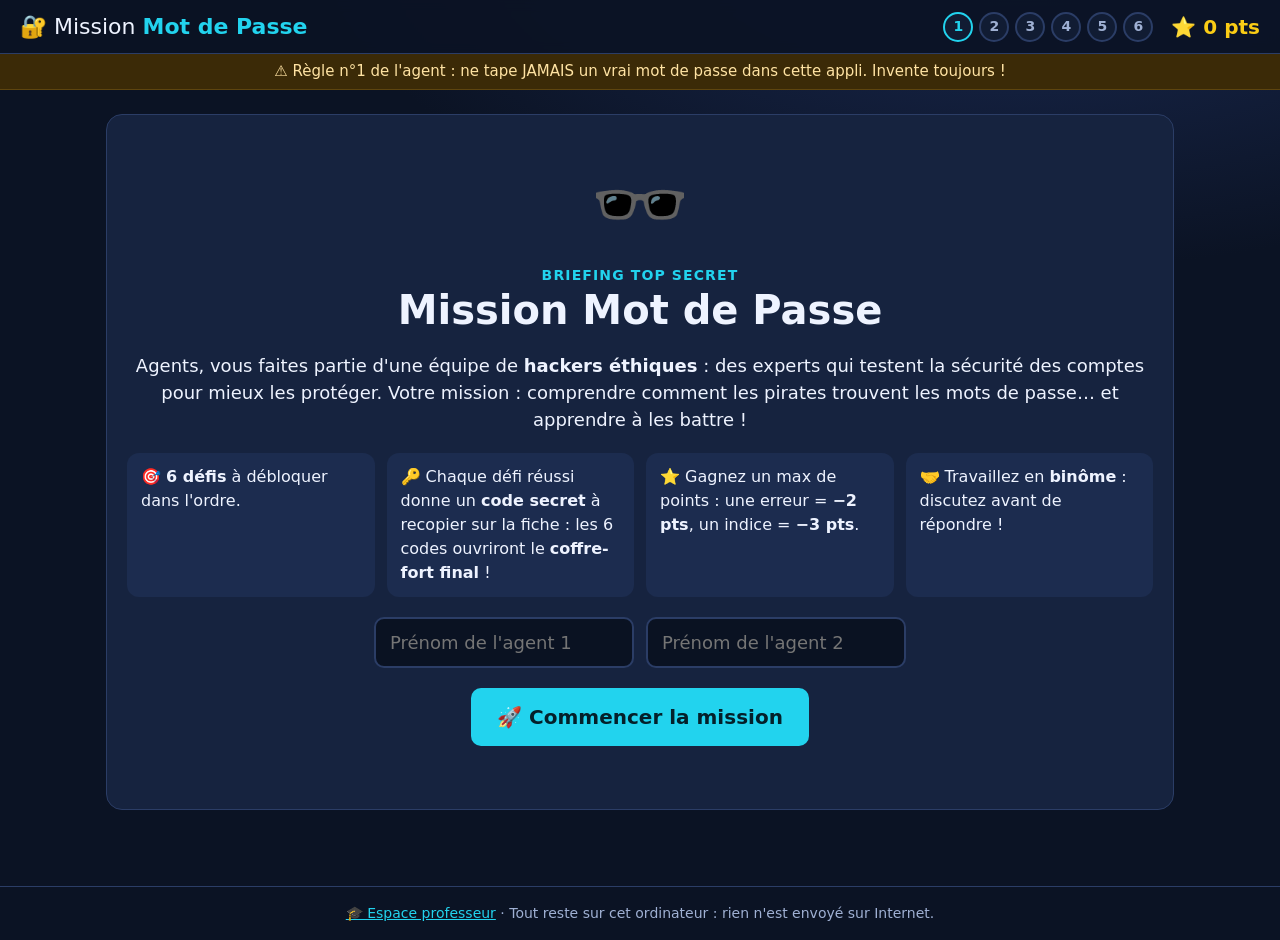
<file: applis/mission-mot-de-passe.html>
<!doctype html>
<html lang="fr">
<head>
<meta charset="utf-8">
<meta name="viewport" content="width=device-width, initial-scale=1">
<title>Mission Mot de Passe</title>
<style>
  :root{
    --bg:#0b1324; --bg2:#111c33; --card:#16233f; --card2:#1c2c4f; --line:#2b3d66;
    --txt:#eef3ff; --muted:#9fb0d3; --acc:#22d3ee; --acc2:#a78bfa;
    --ok:#22c55e; --ko:#ef4444; --warn:#f59e0b; --yel:#facc15;
  }
  *{box-sizing:border-box}
  html,body{margin:0}
  body{background:radial-gradient(1200px 600px at 80% -10%, #1b2b55 0%, var(--bg) 60%) fixed, var(--bg);
       color:var(--txt); font:18px/1.5 system-ui,-apple-system,"Segoe UI",Roboto,Arial,sans-serif; min-height:100vh}
  header{position:sticky;top:0;z-index:20;display:flex;align-items:center;gap:18px;flex-wrap:wrap;
         padding:10px 20px;background:rgba(11,19,36,.92);backdrop-filter:blur(6px);border-bottom:1px solid var(--line)}
  .brand{font-size:22px;cursor:pointer;white-space:nowrap}
  .brand b{color:var(--acc)}
  #agents{color:var(--muted);font-size:16px;flex:1;min-width:120px}
  #progress{display:flex;gap:6px}
  .dot{width:30px;height:30px;border-radius:50%;display:grid;place-items:center;font-size:14px;font-weight:700;
       border:2px solid var(--line);color:var(--muted);background:var(--bg2);cursor:default}
  .dot.open{border-color:var(--acc);color:var(--acc);cursor:pointer}
  .dot.done{background:var(--ok);border-color:var(--ok);color:#06240f;cursor:pointer}
  .score{font-weight:800;font-size:20px;color:var(--yel);white-space:nowrap}
  .warn{background:#3b2a07;color:#ffe3a3;text-align:center;padding:6px 12px;font-size:15px;border-bottom:1px solid #5e450f}
  main{max-width:1100px;margin:0 auto;padding:24px 16px 60px}
  footer{text-align:center;color:var(--muted);font-size:14px;padding:16px;border-top:1px solid var(--line)}
  button{font:inherit;cursor:pointer}
  .link{background:none;border:none;color:var(--acc);text-decoration:underline;padding:0}
  .btn{background:var(--acc);color:#04202a;border:none;border-radius:10px;padding:10px 18px;font-weight:700}
  .btn:hover{filter:brightness(1.1)}
  .btn:disabled{opacity:.4;cursor:not-allowed;filter:none}
  .btn.alt{background:var(--card2);color:var(--txt);border:1px solid var(--line)}
  .btn.big{font-size:20px;padding:14px 26px}
  .btn-hint{background:none;border:1px dashed var(--yel);color:var(--yel);border-radius:10px;padding:6px 14px;font-size:15px}
  input[type=text],input:not([type]){font:inherit;background:#0a1222;color:var(--txt);border:2px solid var(--line);
       border-radius:10px;padding:10px 14px;min-width:0}
  input:focus{outline:none;border-color:var(--acc)}
  .row{display:flex;gap:10px;flex-wrap:wrap;align-items:center;margin-top:10px}
  .row input{flex:1;min-width:200px}
  .card{background:var(--card);border:1px solid var(--line);border-radius:16px;padding:18px 20px;margin-bottom:16px}
  .card.intro{background:linear-gradient(135deg,#17284d,#1a2147)}
  h1{margin:0;font-size:30px;line-height:1.2}
  h2{margin:0 0 10px;font-size:24px}
  .kicker{color:var(--acc);font-weight:700;text-transform:uppercase;letter-spacing:.08em;font-size:14px}
  .small{font-size:15px;color:var(--muted)}
  code,.code{font-family:ui-monospace,Menlo,Consolas,monospace;background:#0a1222;border:1px solid var(--line);border-radius:6px;padding:1px 7px;color:var(--acc)}
  .defi-head{display:flex;align-items:center;gap:16px;margin-bottom:16px}
  .defi-head .big{font-size:54px}
  .step-head{display:flex;justify-content:space-between;gap:10px;font-weight:800;color:var(--acc2);margin-bottom:8px}
  .step-head .pts{color:var(--yel);white-space:nowrap}
  .step.done{background:#12301f;border-color:#1f6b3d}
  .step.done .step-head{color:#86efac}
  .step.current{box-shadow:0 0 0 2px var(--acc)}
  .q{font-size:19px}
  .summary{color:#cfe9d8}
  .summary .explain{display:block;margin-top:6px;color:var(--muted);font-size:16px}
  .opts{display:grid;gap:10px;margin-top:12px}
  .opt{text-align:left;background:var(--card2);color:var(--txt);border:2px solid var(--line);border-radius:12px;padding:12px 16px}
  .opt:hover:not(:disabled){border-color:var(--acc)}
  .opt.wrong{border-color:var(--ko);background:#3a1620;opacity:.7}
  .opt.right{border-color:var(--ok);background:#12301f}
  .multi label{display:flex;gap:10px;align-items:center;background:var(--card2);border:2px solid var(--line);border-radius:12px;padding:10px 14px;cursor:pointer}
  .multi input{width:20px;height:20px}
  .hint{background:#3a3110;border-left:4px solid var(--yel);color:#fff1b8;border-radius:8px;padding:8px 12px;margin-top:10px;font-size:16px}
  .fb{margin-top:10px;font-weight:700;min-height:1.5em}
  .fb.ko,.mini-fb.ko{color:#fca5a5}
  .fb.ok,.mini-fb.ok{color:#86efac}
  .mini-fb{margin-top:8px;font-weight:700;min-height:1.4em}
  .actions-row{margin-top:12px;display:flex;gap:10px;flex-wrap:wrap}
  .extra:empty{display:none}
  .extra{margin:12px 0}
  .shake{animation:shake .4s}
  @keyframes shake{20%,60%{transform:translateX(-8px)}40%,80%{transform:translateX(8px)}}

  /* Accueil / carte */
  .hero{text-align:center;padding:30px 20px}
  .hero .emoji{font-size:80px}
  .hero h1{font-size:40px}
  .names{display:flex;gap:12px;justify-content:center;flex-wrap:wrap;margin:20px 0}
  .names input{width:260px}
  .rules{display:grid;grid-template-columns:repeat(auto-fit,minmax(230px,1fr));gap:12px;text-align:left;margin:20px 0}
  .rules div{background:var(--card2);border-radius:12px;padding:12px 14px;font-size:16px}
  .map{display:grid;grid-template-columns:repeat(auto-fit,minmax(300px,1fr));gap:16px}
  .tile{background:var(--card);border:2px solid var(--line);border-radius:18px;padding:18px;text-align:left;color:var(--txt);position:relative}
  .tile .em{font-size:44px}
  .tile h3{margin:6px 0 4px;font-size:22px}
  .tile.open{border-color:var(--acc);cursor:pointer}
  .tile.open:hover{transform:translateY(-2px)}
  .tile.locked{opacity:.45;cursor:not-allowed}
  .tile.done{border-color:var(--ok);cursor:pointer}
  .tile .badge{position:absolute;top:14px;right:14px;font-size:14px;font-weight:700;border-radius:999px;padding:3px 10px;background:var(--bg2)}
  .tile.done .badge{background:var(--ok);color:#06240f}
  .tile.open .badge{background:var(--acc);color:#04202a}

  /* Fin de défi */
  .reward{text-align:center;background:linear-gradient(135deg,#123a2a,#14305a);border-color:var(--ok)}
  .secret{display:inline-block;font:800 34px ui-monospace,Menlo,Consolas,monospace;letter-spacing:.12em;color:var(--yel);
          background:#0a1222;border:2px dashed var(--yel);border-radius:14px;padding:8px 24px;margin:10px 0}
  .retenir{background:#0f1d3a;border-left:5px solid var(--acc);border-radius:10px;padding:12px 16px;text-align:left;margin:14px 0}

  /* Simulateur */
  .sim{background:#0f1a33;border:1px solid var(--line);border-radius:14px;padding:14px 16px}
  .sim input[type=range]{width:100%;accent-color:var(--acc)}
  .sets{display:flex;flex-wrap:wrap;gap:8px 18px;margin:10px 0}
  .sets label{display:flex;gap:6px;align-items:center;cursor:pointer}
  .sets input{width:18px;height:18px;accent-color:var(--acc)}
  .sim-out{display:grid;gap:4px;font-size:19px;margin:8px 0}
  .sim-out b{color:var(--yel)}

  /* Top 10 */
  .top-grid{display:grid;grid-template-columns:repeat(auto-fit,minmax(180px,1fr));gap:8px;margin:10px 0}
  .slot{background:var(--card2);border:2px solid var(--line);border-radius:10px;padding:8px 12px;font-family:ui-monospace,Menlo,Consolas,monospace}
  .slot.ok{border-color:var(--ok);background:#12301f;color:#bbf7d0}
  .slot.pop{animation:pop .5s}
  @keyframes pop{50%{transform:scale(1.08)}}

  /* Enquête Lucas */
  .split{display:grid;grid-template-columns:340px 1fr;gap:16px;align-items:start}
  .aside{position:sticky;top:120px}
  .profile{background:#fff;color:#1d2433;border-radius:16px;overflow:hidden;font-size:15px}
  .profile .ph{background:linear-gradient(135deg,#f97316,#ec4899);height:56px}
  .profile .who{display:flex;gap:10px;align-items:center;padding:0 14px;margin-top:-26px}
  .profile .av{width:58px;height:58px;border-radius:50%;background:#fde68a;border:3px solid #fff;display:grid;place-items:center;font-size:30px}
  .profile .nm{margin-top:24px;font-weight:800}
  .profile .bio{padding:6px 14px;color:#4b5563}
  .post{border-top:1px solid #e5e7eb;padding:8px 14px}
  .post .dt{font-size:12px;color:#6b7280}
  .post .cm{font-size:13px;color:#6b7280;margin-top:3px}
  .login{background:#0f1a33;border:1px solid var(--line);border-radius:14px;padding:14px 16px}
  .login-title{font-size:22px;font-weight:800}
  .clue{background:#1e2a4a;border-radius:10px;padding:8px 12px;margin-top:8px;color:#dbe7ff}
  .login.open{border-color:var(--ok);background:#12301f}

  /* Domino */
  .news{background:#3a1018;border:2px solid var(--ko);border-radius:12px;padding:12px 16px;margin-top:12px}
  .leak{font-family:ui-monospace,Menlo,Consolas,monospace;background:#000;color:#4ade80;border-radius:8px;padding:8px 12px;margin-top:8px;font-size:15px}
  .dominos{display:grid;grid-template-columns:repeat(auto-fit,minmax(150px,1fr));gap:12px;margin-top:12px}
  .dom{background:var(--card2);border:2px solid var(--line);border-radius:14px;padding:14px 10px;text-align:center;color:var(--txt);transition:transform .5s, background .3s}
  .dom .ic{font-size:36px}
  .dom .nm{font-weight:800}
  .dom .ds{font-size:13px;color:var(--muted);min-height:2.6em}
  .dom .st{font-weight:800;margin-top:6px;font-size:15px}
  .dom.try{cursor:pointer;border-color:var(--acc)}
  .dom.try:hover{transform:translateY(-3px)}
  .dom.wait{animation:blink .6s infinite}
  @keyframes blink{50%{opacity:.5}}
  .dom.fallen{background:#4a1220;border-color:var(--ko);transform:rotate(-7deg) translateY(6px)}
  .dom.fallen .st{color:#fca5a5}
  .dom.safe{background:#12301f;border-color:var(--ok)}
  .dom.safe .st{color:#86efac}

  /* Testeur */
  .tester{background:#0f1a33;border:1px solid var(--line);border-radius:14px;padding:14px 16px}
  .tester input{width:100%;font-family:ui-monospace,Menlo,Consolas,monospace;font-size:20px}
  .meter{height:16px;background:#0a1222;border-radius:999px;margin:12px 0 6px;overflow:hidden;border:1px solid var(--line)}
  .meter .bar{height:100%;width:0;border-radius:999px;transition:width .3s, background .3s}
  .lvl{font-weight:800;font-size:22px}
  .crit{list-style:none;padding:0;margin:10px 0 0;display:grid;grid-template-columns:repeat(auto-fit,minmax(260px,1fr));gap:4px 16px;font-size:16px}
  .genpw{font:800 26px ui-monospace,Menlo,Consolas,monospace;color:var(--yel);word-break:break-all;margin:8px 0}

  /* Modal / toast */
  .modal{position:fixed;inset:0;background:rgba(0,0,0,.65);display:grid;place-items:center;z-index:50;padding:16px}
  .modal.hidden{display:none}
  .modal .box{background:var(--bg2);border:1px solid var(--line);border-radius:18px;padding:20px 22px;max-width:900px;width:100%;max-height:90vh;overflow:auto}
  table{border-collapse:collapse;width:100%;font-size:15px}
  td,th{border:1px solid var(--line);padding:6px 8px;text-align:left;vertical-align:top}
  th{background:var(--card2)}
  .toast{position:fixed;left:50%;bottom:30px;transform:translateX(-50%) translateY(120px);background:var(--ok);color:#06240f;
         font-weight:800;padding:12px 22px;border-radius:999px;transition:transform .35s;z-index:60;font-size:20px}
  .toast.show{transform:translateX(-50%) translateY(0)}
  .slots{display:flex;gap:10px;justify-content:center;margin:18px 0 6px}
  .sl{width:52px;height:62px;display:grid;place-items:center;font:800 32px ui-monospace,Menlo,Consolas,monospace;color:var(--yel);
      background:#0a1222;border:2px solid var(--line);border-radius:12px}
  .sl.ok{border-color:var(--ok);color:#86efac}
  .final-list{display:grid;grid-template-columns:repeat(auto-fit,minmax(150px,1fr));gap:10px;margin:14px 0}
  .final-list div{background:var(--card2);border-radius:12px;padding:10px;text-align:center}
  .final-list b{display:block;font-family:ui-monospace,Menlo,Consolas,monospace;color:var(--yel);font-size:20px}
  @media (max-width:820px){ .split{grid-template-columns:1fr} .aside{position:static} h1{font-size:26px} }
</style>
</head>
<body>
<header>
  <div class="brand" onclick="goHome()">🔐 Mission <b>Mot de Passe</b></div>
  <div id="agents"></div>
  <div id="progress"></div>
  <div id="score" class="score">⭐ 0 pt</div>
</header>
<div class="warn">⚠️ Règle n°1 de l'agent : ne tape JAMAIS un vrai mot de passe dans cette appli. Invente toujours !</div>
<main id="app"></main>
<footer>
  <button class="link" onclick="openProf()">🎓 Espace professeur</button>
  · Tout reste sur cet ordinateur : rien n'est envoyé sur Internet.
</footer>
<div id="modal" class="modal hidden"></div>
<div id="toast" class="toast"></div>

<script>
/* =========================================================
   Réglages
   ========================================================= */
const PROF_CODE = 'techno3e';          // code de l'espace professeur
const KEY = 'mission-mdp-v1';           // clé de sauvegarde locale
const TRIES = 1e10;                     // essais par seconde (10 milliards)
const YEAR = 31557600;                  // secondes dans une année

/* =========================================================
   Sauvegarde
   ========================================================= */
function freshState(){ return {names:['',''], started:false, steps:{}, unlockAll:false, vault:{open:false, errors:0, hints:0, earned:0}}; }
function load(){ try{ const r = localStorage.getItem(KEY); if(r) return JSON.parse(r); }catch(e){} return null; }
function save(){ try{ localStorage.setItem(KEY, JSON.stringify(S)); }catch(e){} }
let S = load() || freshState();
if (!S.vault) S.vault = {open:false, errors:0, hints:0, earned:0};
const VAULT_WORD = 'secret', VAULT_POINTS = 15;
const VAULT_HINTS = ['Le mot de passe du coffre est caché dans vos 6 codes secrets, notés sur la fiche.','Prenez la 1re lettre de chaque code, du défi 1 au défi 6.','C\'est un mot de 6 lettres qui veut dire « caché ».'];
function vaultEarn(){ return Math.max(5, VAULT_POINTS - 2*S.vault.errors - 3*S.vault.hints); }
let profOK = false;

const $ = (s, r=document) => r.querySelector(s);
const $$ = (s, r=document) => [...r.querySelectorAll(s)];
const esc = s => String(s).replace(/[&<>"']/g, c => ({'&':'&amp;','<':'&lt;','>':'&gt;','"':'&quot;',"'":'&#39;'}[c]));
const fr = n => n.toLocaleString('fr-FR');

function st(id){ return S.steps[id] || (S.steps[id] = {done:false, errors:0, hints:0, earned:0, data:{}}); }
function earn(step){ const t = st(step.id); return Math.max(Math.ceil(step.points*0.2), step.points - 2*t.errors - 3*t.hints); }
function totalScore(){ return DEFIS.flatMap(d=>d.steps).reduce((a,s)=> a + (st(s.id).done ? st(s.id).earned : 0), 0) + (S.vault.open ? S.vault.earned : 0); }
function maxScore(){ return DEFIS.flatMap(d=>d.steps).reduce((a,s)=> a + s.points, 0) + VAULT_POINTS; }
function defiDone(n){ return DEFIS[n-1].steps.every(s => st(s.id).done); }
function unlocked(n){ return S.unlockAll || n===1 || defiDone(n-1); }

/* =========================================================
   Outils de calcul
   ========================================================= */
function plural(n, w){ return fr(n) + ' ' + w + (n > 1 ? 's' : ''); }
function dec1(x){ return x < 10 ? x.toLocaleString('fr-FR',{maximumFractionDigits:1}) : fr(Math.round(x)); }
function fmtDuration(s){
  if (s < 1e-3) return "moins d'un millième de seconde ⚡";
  if (s < 1)    return "moins d'une seconde ⚡";
  if (s < 60)   return plural(Math.round(s), 'seconde');
  if (s < 3600) return plural(Math.round(s/60), 'minute');
  if (s < 86400) return plural(Math.round(s/3600), 'heure');
  if (s < YEAR) return plural(Math.round(s/86400), 'jour');
  const y = s / YEAR;
  if (y < 1e6)  return fr(Math.round(y)) + (Math.round(y) > 1 ? ' ans' : ' an');
  if (y < 1e9)  { const v = y/1e6; return dec1(v) + (v < 2 ? ' million' : ' millions') + " d'années"; }
  if (y < 1e12) { const v = y/1e9; return dec1(v) + (v < 2 ? ' milliard' : ' milliards') + " d'années"; }
  return "plus de mille milliards d'années 🤯";
}
function fmtBig(n){
  if (n < 1e15) return fr(Math.round(n));
  const e = Math.floor(Math.log10(n)); const m = n / Math.pow(10, e);
  return '≈ ' + m.toLocaleString('fr-FR',{maximumFractionDigits:1}) + ' × 10<sup>' + e + '</sup>';
}

/* Estimation (simplifiée) de la robustesse d'un mot de passe */
const TOP10 = ['123456','123456789','azerty','12345678','password','motdepasse','000000','marseille','soleil','loulou'];
const COMMON = TOP10.concat(['qwerty','azertyuiop','12345','1234','123','111111','1234567','abc123','iloveyou','jetaime',
  'bonjour','doudou','chouchou','princesse','football','admin','welcome','password1','azerty123','coucou','loveyou',
  'nicolas','camille','chocolat','motdepasse1','123123','654321','qwertyuiop','test','pikachu','minecraft']);
const WORDS = ['password','motdepasse','passe','azerty','qwerty','soleil','marseille','paris','loulou','bonjour','football',
  'foot','chocolat','princesse','doudou','chouchou','admin','iloveyou','jetaime','coucou','lucas','ines','rocky','jade',
  'biarritz','pikachu','minecraft','fortnite','roblox','naruto','maman','papa','love','amour','test','chat','chien','pass','secret'];
function analyse(pw){
  const len = pw.length;
  const c = { lower:/[a-z]/.test(pw), upper:/[A-Z]/.test(pw), digit:/[0-9]/.test(pw), symbol:/[^a-zA-Z0-9]/.test(pw) };
  const cs = 26*c.lower + 26*c.upper + 10*c.digit + 32*c.symbol;
  const lb = cs ? Math.log2(cs) : 0;
  let bits = len * lb;
  const low = pw.toLowerCase();
  const deleet = low.replace(/@/g,'a').replace(/4/g,'a').replace(/0/g,'o').replace(/3/g,'e').replace(/1/g,'i').replace(/\$/g,'s').replace(/5/g,'s');
  let common = false;
  const usedWords = WORDS.filter(w => low.includes(w) || deleet.includes(w));
  usedWords.forEach(w => { bits -= Math.max(0, w.length*lb - 11); });
  const seq = (low.match(/0123|1234|2345|3456|4567|5678|6789|7890|abcd|bcde|cdef|azer|zert|qwer|wxcv|asdf/g) || []).length;
  bits -= 8*seq;
  const year = /(19[5-9]\d|20[0-3]\d)/.test(pw); if (year) bits -= 8;
  const rep = (pw.match(/(.)\1{2,}/g) || []).length; bits -= 6*rep;
  const stripped = deleet.replace(/[^a-z]+$/,'');
  if (COMMON.includes(low) || COMMON.includes(deleet) || (stripped.length>2 && COMMON.includes(stripped))) { bits = Math.min(bits, 8); common = true; }
  bits = Math.max(0, bits);
  const seconds = Math.pow(2, bits) / TRIES;
  let i = seconds < 3600 ? 0 : seconds < YEAR ? 1 : seconds < 1000*YEAR ? 2 : seconds < 1e6*YEAR ? 3 : 4;
  if (i === 4 && len < 12) i = 3;
  if (!len) i = -1;
  const LV = [['Très faible','#ef4444'],['Faible','#f97316'],['Moyen','#facc15'],['Fort','#84cc16'],['Très fort','#22c55e']];
  return { len, bits, seconds, i, name: i<0 ? '—' : LV[i][0], color: i<0 ? '#334' : LV[i][1],
           crit: { len12: len>=12, lower:c.lower, upper:c.upper, digit:c.digit, symbol:c.symbol,
                   clean: len>0 && !common && usedWords.length===0 && !seq && !year && !rep } };
}

/* Méthode de la phrase secrète */
function phraseToPw(ph){
  return ph.trim().split(/\s+/).filter(Boolean).map(t => {
    if (/^\d+$/.test(t)) return t;                                   // un nombre est gardé en entier
    if (!/[\p{L}\p{N}]/u.test(t)) return t.replace(/[,.'"«»()\-]/g,''); // un symbole seul (! ? #…) est gardé
    const first = t.match(/[\p{L}\p{N}]/u)[0];                         // 1re lettre du mot
    const tail = (t.match(/[!?#@&$%*+=]+$/) || [''])[0];                // symbole collé à la fin
    return first + tail;
  }).join('');
}

/* =========================================================
   Composants réutilisables
   ========================================================= */
function simulator(el, stt){
  const d = stt.data;
  if (d.len === undefined) d.len = 8;
  if (!d.sets) d.sets = {l:true, u:false, d:false, s:false};
  el.innerHTML = `<div class="sim">
    <div><b>🧮 Simulateur d'attaque par force brute</b></div>
    <label>Longueur du mot de passe : <b class="lenv"></b> caractères</label>
    <input type="range" min="1" max="20" class="len" value="${d.len}">
    <div class="sets">
      <label><input type="checkbox" data-k="l"> minuscules (26)</label>
      <label><input type="checkbox" data-k="u"> MAJUSCULES (26)</label>
      <label><input type="checkbox" data-k="d"> chiffres (10)</label>
      <label><input type="checkbox" data-k="s"> symboles ! ? # @… (32)</label>
    </div>
    <div class="sim-out">
      <div>🔣 Caractères possibles : <b class="cs"></b></div>
      <div>🔢 Combinaisons : <b class="combos"></b></div>
      <div>⏱️ Temps pour tout tester : <b class="time"></b></div>
    </div>
    <div class="small">Ordinateur de pirate qui teste 10 milliards de mots de passe par seconde.</div>
  </div>`;
  $$('.sets input', el).forEach(cb => { cb.checked = !!d.sets[cb.dataset.k]; });
  const upd = () => {
    const cs = 26*d.sets.l + 26*d.sets.u + 10*d.sets.d + 32*d.sets.s;
    $('.lenv', el).textContent = d.len;
    $('.cs', el).textContent = cs || 'coche au moins un type !';
    if (!cs){ $('.combos', el).textContent='—'; $('.time', el).textContent='—'; return; }
    const n = Math.pow(cs, d.len);
    $('.combos', el).innerHTML = `${cs}<sup>${d.len}</sup> = ${fmtBig(n)}`;
    $('.time', el).textContent = fmtDuration(n / TRIES);
  };
  $('.len', el).addEventListener('input', e => { d.len = +e.target.value; save(); upd(); });
  $$('.sets input', el).forEach(cb => cb.addEventListener('change', () => { d.sets[cb.dataset.k] = cb.checked; save(); upd(); }));
  upd();
}

function tester(el, onChange){
  el.innerHTML = `<div class="tester">
    <div><b>📊 Testeur de mot de passe</b> <span class="small">(estimation simplifiée)</span></div>
    <input class="pw" placeholder="Invente un mot de passe pour le tester…" autocomplete="off" spellcheck="false">
    <div class="meter"><div class="bar"></div></div>
    <div class="lvl">—</div>
    <div class="small time">Temps estimé pour le pirate : —</div>
    <ul class="crit"></ul>
  </div>`;
  const inp = $('.pw', el);
  const upd = () => {
    const a = analyse(inp.value);
    $('.bar', el).style.width = Math.min(100, a.bits/90*100) + '%';
    $('.bar', el).style.background = a.color;
    $('.lvl', el).textContent = a.name; $('.lvl', el).style.color = a.color;
    $('.time', el).textContent = 'Temps estimé pour le pirate : ' + (a.len ? fmtDuration(a.seconds) : '—');
    const k = (ok, t) => `<li>${ok ? '✅' : '⬜'} ${t}</li>`;
    $('.crit', el).innerHTML = k(a.crit.len12,'Au moins 12 caractères (' + a.len + ')') + k(a.crit.lower,'Des minuscules') +
      k(a.crit.upper,'Des MAJUSCULES') + k(a.crit.digit,'Des chiffres') + k(a.crit.symbol,'Des symboles (! ? # @ …)') +
      k(a.crit.clean,'Aucun mot courant, prénom, année ou suite (1234, azer…)');
    if (onChange) onChange(a, inp.value);
  };
  inp.addEventListener('input', upd); upd();
  return inp;
}

const LUCAS_PROFILE = `<div class="profile">
  <div class="ph"></div>
  <div class="who"><div class="av">😎</div><div class="nm">Lucas M. <span style="color:#6b7280;font-weight:400">@lucas_m13</span></div></div>
  <div class="bio">📍 Marseille · ⚽ Fan de l'OM · 🛹 skate · 🎮 BlockCraft<br>Profil <b>public</b> · 312 abonnés</div>
  <div class="post"><div class="dt">12 mars 2025</div>🎂 14 ans aujourd'hui !!! Merci pour tous vos messages ❤️
    <div class="cm">💬 Mamie : Joyeux anniversaire mon grand !</div></div>
  <div class="post"><div class="dt">2 avril 2025</div>Rocky a ENCORE mangé ma chaussure 😂🐶 #MonChien #BergerAustralien</div>
  <div class="post"><div class="dt">20 mai 2025</div>Mamie m'a offert le maillot de l'OM floqué avec mon numéro préféré : le 10 ! ⚽🔵⚪</div>
  <div class="post"><div class="dt">8 juin 2025</div>Speedy, la tortue de ma sœur, s'est encore échappée 🐢💨</div>
  <div class="post"><div class="dt">15 juillet 2025</div>Vacances à Biarritz avec ma petite sœur Jade 🌊🏄 Meilleur endroit du monde !
    <div class="cm">💬 Thomas : t'as trop de chance !!</div></div>
  <div class="post"><div class="dt">3 septembre 2025</div>Rentrée en 3eB au collège… 😴</div>
</div>
<p class="small">🔎 Profil fictif inventé pour l'activité.</p>`;

function lockStep(id, service, icon, clue, answer, hints, tip){
  return { id, points:15, type:'custom', title:`Compte ${service}`, hints,
    text:`Trouve le mot de passe du compte <b>${service}</b> de Lucas. ${tip||''}`,
    widget:(el, api) => {
      el.innerHTML = `<div class="login"><div class="login-title">${icon} ${service}</div>
        <div class="small">Identifiant : lucas_m13</div>
        <div class="clue">💬 Indice de mot de passe laissé par Lucas : « ${clue} »</div>
        <div class="row"><input class="ans" placeholder="Mot de passe" autocomplete="off" spellcheck="false"><button class="btn">Se connecter</button></div>
        <div class="mini-fb"></div></div>`;
      const inp = $('.ans', el), fb = $('.mini-fb', el), box = $('.login', el);
      const go = () => {
        const v = inp.value.toLowerCase().replace(/\s/g,'');
        if (!v) return;
        if (v === answer){ box.classList.add('open'); fb.className='mini-fb ok'; fb.textContent='🔓 ACCÈS AUTORISÉ !'; api.complete(); }
        else { api.error(); fb.className='mini-fb ko'; fb.textContent='❌ Accès refusé (−2 pts). Relis l\'indice et le profil.'; box.classList.remove('shake'); void box.offsetWidth; box.classList.add('shake'); }
      };
      $('.btn', el).onclick = go; inp.onkeydown = e => { if (e.key === 'Enter') go(); };
    },
    summary:() => `Mot de passe trouvé : <code>${answer}</code>` };
}

const ACCOUNTS = [
  {k:'pixel', nm:'PixelZone',      ic:'🎮', ds:'Site de jeux (piraté)'},
  {k:'mail',  nm:'MailExpress',    ic:'📧', ds:'Sa messagerie'},
  {k:'ent',   nm:'ENT du collège', ic:'🏫', ds:'Notes, devoirs, messages'},
  {k:'insta', nm:'InstaPic',       ic:'📸', ds:'Son réseau social'},
  {k:'shop',  nm:'ShopNow',        ic:'🛒', ds:'Boutique : carte bancaire des parents enregistrée !'},
  {k:'cloud', nm:'CloudPhotos',    ic:'☁️', ds:'Toutes ses photos'}
];
function dominoWidget(same){
  return (el, api, stt) => {
    const tried = stt.data.tried || (stt.data.tried = []);
    const draw = () => {
      el.innerHTML = `<div class="dominos">${ACCOUNTS.map(a => {
        let cls = 'dom', s = '';
        if (a.k === 'pixel'){ cls += ' fallen'; s = '💀 PIRATÉ (fuite)'; }
        else if (tried.includes(a.k)){ cls += same ? ' fallen' : ' safe'; s = same ? '🔓 ACCÈS AUTORISÉ' : '🔒 ACCÈS REFUSÉ'; }
        else { cls += ' try'; s = '👉 Clique pour essayer'; }
        return `<button class="${cls}" data-k="${a.k}"><div class="ic">${a.ic}</div><div class="nm">${a.nm}</div><div class="ds">${a.ds}</div><div class="st">${s}</div></button>`;
      }).join('')}</div><div class="mini-fb small">Comptes essayés : ${tried.length} / 5</div>`;
      $$('.dom.try', el).forEach(b => b.onclick = () => {
        b.classList.remove('try'); b.classList.add('wait'); $('.st', b).textContent = '⏳ Essai de « Ines2010! »…';
        $$('.dom.try', el).forEach(x => x.disabled = true);
        setTimeout(() => {
          tried.push(b.dataset.k); save(); draw();
          if (tried.length === 5) setTimeout(api.complete, 700);
        }, 800);
      });
    };
    draw();
  };
}

/* =========================================================
   Les 6 défis
   ========================================================= */
const DEFIS = [
{ n:1, emoji:'🔒', title:'Le cadenas', code:'SERRURE-72',
  intro:`Un pirate qui ne sait rien de toi peut essayer <b>toutes les combinaisons possibles</b>, une par une : c'est l'<b>attaque par force brute</b>.
         Un ordinateur puissant peut tester environ <b>10 milliards</b> de mots de passe par seconde. Combien de temps résistera ton mot de passe ?`,
  retenir:`Chaque caractère en plus <b>multiplie</b> le nombre de combinaisons. Un mot de passe <b>long</b> et qui mélange les <b>4 types de caractères</b> résiste à la force brute.`,
  steps:[
    { id:'d1s1', points:10, type:'input', title:'Le code du cadenas',
      text:`Un cadenas a un code de <b>4 chiffres</b> (chaque chiffre va de 0 à 9). Combien y a-t-il de combinaisons possibles ?`,
      placeholder:'Nombre de combinaisons', hints:['Pour chaque chiffre, il y a 10 possibilités (0, 1, 2… 9).','On multiplie : 10 × 10 × 10 × 10 = ?'],
      check:v => ['10000','10^4'].includes(v.replace(/[\s.  ]/g,'')),
      answer:'10 × 10 × 10 × 10 = 10<sup>4</sup> = 10 000 combinaisons',
      explain:"L'ordinateur du pirate les teste toutes en un millionième de seconde !" },
    { id:'d1s2', points:10, type:'qcm', title:'6 lettres minuscules',
      text:`Un mot de passe de <b>6 lettres minuscules</b> (de a à z). Combien y a-t-il de combinaisons possibles ?`,
      options:['6 × 26 = 156','26 × 26 × 26 × 26 × 26 × 26 = 26⁶ ≈ 309 millions','6²⁶'], correct:1,
      hints:['Il y a 26 possibilités pour la 1re lettre, 26 pour la 2e…','C\'est comme pour le cadenas : on multiplie 26 par lui-même 6 fois.'],
      explain:'309 millions, ça paraît énorme… mais l\'ordinateur les teste toutes en 0,03 seconde !' },
    { id:'d1s3', points:10, type:'qcm', title:'Avec le simulateur',
      text:`Utilise le simulateur. Combien de temps faut-il pour tester tous les mots de passe de <b>8 caractères</b> qui utilisent <b>les 4 types</b> (minuscules, majuscules, chiffres, symboles) ?
            <br><span class="small">📝 Note aussi le temps pour 8 minuscules seulement, et pour 12 caractères avec les 4 types : c'est demandé sur la fiche.</span>`,
      extra:simulator, options:['21 secondes','environ 7 jours','environ 16 000 ans'], correct:1,
      hints:['Règle la longueur sur 8, puis coche les 4 cases.','Lis la ligne « Temps pour tout tester ».'],
      explain:'Avec 8 minuscules seulement : 21 secondes. Avec les 4 types : 7 jours. Avec 12 caractères et les 4 types : 1,5 million d\'années !' },
    { id:'d1s4', points:10, type:'input', title:'Objectif 1 000 ans',
      text:`Toujours avec <b>les 4 types</b> de caractères : quelle est la <b>longueur minimale</b> pour qu'il faille <b>plus de 1 000 ans</b> au pirate ?`,
      extra:simulator, placeholder:'Nombre de caractères',
      hints:['Coche les 4 types, puis augmente la longueur un caractère à la fois.','Avec 10 caractères, c\'est environ 171 ans… et avec un de plus ?'],
      check:v => v.replace(/\D/g,'') === '11',
      answer:'11 caractères (environ 16 000 ans)',
      explain:'Passer de 10 à 11 caractères multiplie le temps par 94 ! Les spécialistes conseillent au moins 12 caractères.' }
  ],
  prof:'1) 10 000 · 2) 26⁶ ≈ 309 millions · 3) environ 7 jours (8 minuscules : 21 s ; 12 car. 4 types : 1,5 million d\'années) · 4) 11 caractères' },

{ n:2, emoji:'🏆', title:'Le top 10 des pires', code:'ECLAIR-35',
  intro:`Beaucoup de gens choisissent des mots de passe très simples. Les pirates possèdent des listes de <b>millions de mots de passe déjà connus</b> et les essaient en premier.
         Voici 10 mots de passe parmi les plus utilisés en France <span class="small">(d'après plusieurs classements publiés ces dernières années ; l'ordre varie selon les études)</span>. <b>Retrouvez-en au moins 6 !</b>`,
  retenir:`Un mot de passe courant (123456, azerty, soleil…) ou un simple mot du dictionnaire est trouvé en <b>moins d'une seconde</b> : c'est l'<b>attaque par dictionnaire</b>.`,
  steps:[
    { id:'d2s1', points:30, type:'custom', title:'Retrouve les pires mots de passe',
      text:`Propose des mots de passe. S'ils sont dans la liste, ils apparaissent ! Les mauvaises propositions ne coûtent rien.`,
      hints:['Plusieurs sont de simples suites de chiffres (de longueurs différentes).','Regarde la première ligne de lettres de ton clavier…','Pense à « mot de passe »… en français et en anglais !','Une grande ville du Sud avec un célèbre club de foot ; ce qui brille dans le ciel en été ; un surnom affectueux qui se répète.'],
      widget:(el, api, stt) => {
        const found = stt.data.found || (stt.data.found = []);
        const draw = (pop) => {
          el.innerHTML = `<div class="top-grid">${TOP10.map((w,i)=>`<div class="slot ${found.includes(i)?'ok':''} ${pop===i?'pop':''}">${i+1}. ${found.includes(i)?esc(w):'❓❓❓❓'}</div>`).join('')}</div>
            <div class="row"><input class="ans" placeholder="Propose un mot de passe…" autocomplete="off" spellcheck="false"><button class="btn">Tester</button></div>
            <div class="mini-fb"></div><div class="small">Trouvés : <b>${found.length}</b> / 10 — objectif : 6</div>`;
          const inp = $('.ans', el), fb = $('.mini-fb', el);
          const go = () => {
            const v = inp.value.toLowerCase().replace(/[\s\-_]/g,''); if (!v) return;
            const i = TOP10.indexOf(v);
            if (i < 0){ fb.className='mini-fb ko'; fb.textContent = '« ' + inp.value + ' » n\'est pas dans cette liste… essaie encore !'; inp.value=''; inp.focus(); return; }
            if (found.includes(i)){ fb.className='mini-fb'; fb.textContent='Déjà trouvé !'; inp.value=''; return; }
            found.push(i); save(); draw(i); $('.ans', el).focus();
            $('.mini-fb', el).className='mini-fb ok'; $('.mini-fb', el).textContent='✅ Bien vu, il est dans la liste !';
            if (found.length >= 6) api.complete();
          };
          $('.btn', el).onclick = go; inp.onkeydown = e => { if (e.key==='Enter') go(); };
        };
        draw();
      },
      summary:() => 'La liste : ' + TOP10.map(w=>`<code>${w}</code>`).join(' ') },
    { id:'d2s2', points:10, type:'qcm', title:'Combien de temps ?',
      text:'Combien de temps faut-il à un pirate pour trouver le mot de passe « 123456 » ?',
      options:["Moins d'une seconde",'Environ 1 heure','Environ 3 jours'], correct:0,
      hints:['Les pirates commencent toujours par tester les mots de passe de leur liste.'],
      explain:'Il fait partie des tout premiers essayés : il est trouvé instantanément.' },
    { id:'d2s3', points:10, type:'qcm', title:'Le nom de l\'attaque',
      text:'Comment s\'appelle l\'attaque qui consiste à essayer une liste de mots de passe courants et de mots connus ?',
      options:['L\'attaque par dictionnaire','L\'hameçonnage (phishing)','L\'attaque par virus'], correct:0,
      hints:['Le pirate utilise une sorte de « livre » rempli de mots…'],
      explain:'Le pirate essaie tous les mots de sa liste, comme s\'il lisait un dictionnaire.' }
  ],
  prof:'1) 6 mots parmi : ' + TOP10.join(', ') + ' · 2) Moins d\'une seconde · 3) Attaque par dictionnaire' },

{ n:3, emoji:'🕵️', title:'L\'enquête Lucas', code:'CIBLE-91', aside:LUCAS_PROFILE,
  intro:`Lucas, 14 ans, publie beaucoup de choses sur son <b>profil public</b> (à gauche). Ses parents vous demandent de tester la sécurité de ses comptes.
         Pour chaque compte, Lucas a laissé un <b>indice de mot de passe</b>. Observez bien son profil : tout y est… mais attention aux pièges !
         <br><span class="small">✍️ Écris les mots de passe en minuscules, sans espace.</span>`,
  retenir:`Tout ce que tu publies peut servir à deviner tes mots de passe : c'est l'<b>ingénierie sociale</b>. N'utilise <b>jamais</b> d'informations personnelles (prénom, date de naissance, animal, ville, club…).`,
  steps:[
    lockStep('d3s1','BlockCraft','🎮','Le nom de mon chien + mon année de naissance','rocky2011',
      ['Lucas a deux animaux à la maison… mais un seul chien ! Regarde ses publications.','Le 12 mars 2025, Lucas a eu 14 ans. Calcule 2025 − 14.','Le mot de passe s\'écrit : nom du chien + année, sans espace.']),
    lockStep('d3s2','MailExpress (messagerie)','📧','Le prénom de ma sœur + mon numéro préféré','jade10',
      ['Lucas parle de sa sœur dans une publication de vacances.','Son numéro préféré est floqué sur un maillot de foot.','Le mot de passe s\'écrit : prénom + numéro, sans espace.']),
    lockStep('d3s3','InstaPic (réseau social)','📸','Ma ville de vacances préférée + mon anniversaire (JJMM)','biarritz1203',
      ['Où Lucas est-il parti en vacances ? (attention, ce n\'est pas là où il habite)','JJMM veut dire : le jour sur 2 chiffres, puis le mois sur 2 chiffres.','Il est né un 12 mars : JJMM = 1203.']),
    { id:'d3s4', points:15, type:'multi', title:'Le rapport d\'enquête',
      text:'Quelles informations ne faut-il <b>JAMAIS</b> utiliser dans un mot de passe ? <span class="small">(plusieurs réponses)</span>',
      options:['Le nom de son animal','Sa date de naissance','Le prénom d\'un proche','Les initiales d\'une phrase inventée qu\'on est seul à connaître','Le nom d\'une ville où l\'on est allé'], correct:[0,1,2,4],
      hints:['Une seule de ces propositions n\'est PAS une information personnelle trouvable sur Internet.'],
      answer:'Animal, date de naissance, prénom d\'un proche, ville : à éviter. La phrase inventée, elle, est une bonne méthode.',
      explain:'Toutes ces infos se trouvent sur les réseaux sociaux en quelques minutes.' },
    { id:'d3s5', points:10, type:'qcm', title:'Le nom de la technique',
      text:'Utiliser les informations publiques d\'une personne pour deviner son mot de passe ou la manipuler, c\'est…',
      options:['l\'ingénierie sociale','la force brute','le chiffrement'], correct:0,
      hints:['Le pirate ne s\'attaque pas à la machine… mais à l\'humain !'],
      explain:'Le pirate exploite ce que la personne révèle d\'elle-même.' }
  ],
  prof:'1) rocky2011 · 2) jade10 · 3) biarritz1203 · 4) animal, date, prénom proche, ville (pas la phrase inventée) · 5) ingénierie sociale' },

{ n:4, emoji:'💥', title:'L\'effet domino', code:'RICOCHET-58',
  intro:`Inès utilise <b>le même mot de passe partout</b> : <code>Ines2010!</code> Elle le trouve solide : une majuscule, des chiffres, un symbole… Mais un jour, une alerte tombe :
    <div class="news">🚨 <b>ALERTE</b> — Le site de jeux <b>PixelZone</b> a été piraté ! Les adresses mail et les mots de passe de 2 millions de joueurs ont été publiés sur Internet.
      <div class="leak">&gt; fuite_pixelzone.txt<br>…<br>ines.b@mailexpress.exemple : Ines2010!<br>…</div></div>`,
  retenir:`<b>Un mot de passe = un seul compte.</b> Si un site est piraté, seul ce compte tombe. Protège surtout ta <b>messagerie</b> : elle permet de récupérer tous les autres comptes.`,
  steps:[
    { id:'d4s1', points:10, type:'custom', title:'Tu es le pirate',
      text:'Tu as récupéré le mot de passe d\'Inès dans la fuite. Essaie-le sur ses autres comptes : <b>clique sur chaque compte</b>.',
      widget:dominoWidget(true), summary:() => 'Les comptes sont tombés les uns après les autres, comme des dominos !' },
    { id:'d4s2', points:10, type:'input', title:'Le bilan des dégâts',
      text:'Combien de comptes d\'Inès le pirate contrôle-t-il maintenant <b>au total</b> ?', placeholder:'Nombre de comptes',
      hints:['N\'oublie pas le site PixelZone !'],
      check:v => ['6','six'].includes(v.trim().toLowerCase()), answer:'6 comptes sur 6',
      explain:'Une seule fuite a suffi pour tout perdre : jeux, mails, ENT, photos… et même la carte bancaire des parents !' },
    { id:'d4s3', points:10, type:'custom', title:'Rembobinons ⏪',
      text:'Cette fois, Inès a utilisé <b>un mot de passe différent pour chaque compte</b>. Rejoue l\'attaque avec le mot de passe de la fuite.',
      widget:dominoWidget(false), summary:() => 'Le pirate n\'a pu ouvrir aucun autre compte.' },
    { id:'d4s4', points:10, type:'input', title:'Nouveau bilan',
      text:'Combien de comptes ont été piratés cette fois ?', placeholder:'Nombre de comptes', hints:['Le site PixelZone, lui, reste piraté…'],
      check:v => ['1','un'].includes(v.trim().toLowerCase()), answer:'1 seul compte (PixelZone)',
      explain:'Les mots de passe différents ont arrêté l\'effet domino.' },
    { id:'d4s5', points:10, type:'qcm', title:'Le compte le plus précieux',
      text:'Pourquoi la <b>messagerie</b> est-elle le compte le plus important à protéger ?',
      options:['Parce qu\'on y reçoit des publicités','Parce qu\'avec elle, le pirate peut cliquer sur « mot de passe oublié » et récupérer TOUS les autres comptes','Parce que c\'est toujours le compte le plus ancien'], correct:1,
      hints:['Que se passe-t-il quand tu cliques sur « J\'ai oublié mon mot de passe » sur un site ?'],
      explain:'Les liens de réinitialisation arrivent dans la messagerie : qui la contrôle, contrôle tout.' }
  ],
  prof:'1) clic sur les 5 comptes · 2) 6 · 3) clic sur les 5 comptes · 4) 1 · 5) « mot de passe oublié » → récupère tous les comptes' },

{ n:5, emoji:'📊', title:'Le testeur', code:'ECHELLE-26',
  intro:`Le testeur estime le temps qu'il faudrait à un pirate pour trouver un mot de passe, en tenant compte de la force brute <b>et</b> du dictionnaire.
         <br>⚠️ <b>Inventez</b> des mots de passe : ne tapez jamais un vrai !`,
  retenir:`Un mot de passe robuste : <b>au moins 12 caractères</b>, <b>les 4 types</b> de caractères, <b>aucun mot courant</b> ni information personnelle.`,
  steps:[
    { id:'d5s1', points:20, type:'custom', title:'Mission « Très fort »',
      text:'Fabrique un mot de passe que le testeur classe <b>« Très fort »</b>, puis valide-le. <span class="small">(Il n\'est pas enregistré.)</span>',
      hints:['Plus il est long, mieux c\'est : vise au moins 12 caractères.','Mélange les 4 types : minuscules, MAJUSCULES, chiffres et symboles (! ? # @ …).','Évite les mots connus, les prénoms, les années et les suites comme 1234.'],
      widget:(el, api) => {
        const w = document.createElement('div'); el.appendChild(w);
        const r = document.createElement('div'); r.className='actions-row';
        r.innerHTML = '<button class="btn" disabled>Valider ce mot de passe</button>'; el.appendChild(r);
        const b = $('button', r);
        tester(w, a => { b.disabled = a.i !== 4; });
        b.onclick = () => api.complete();
      },
      summary:() => 'Mission réussie : vous avez fabriqué un mot de passe « Très fort ».' },
    { id:'d5s2', points:10, type:'qcm', title:'Le plus robuste',
      text:'Lequel de ces mots de passe est le plus robuste ? <span class="small">Tu peux les essayer dans le testeur.</span>',
      extra:(el)=>tester(el), options:['P@ssw0rd','Lucas2011!','Ma-tortue-mange-7-fraises!'], correct:2,
      hints:['Teste les trois dans le testeur et compare les temps.'],
      explain:'P@ssw0rd est dans toutes les listes de pirates, Lucas2011! contient un prénom et une année. La phrase est longue et variée.' },
    { id:'d5s3', points:10, type:'qcm', title:'L\'astuce du 0',
      text:'Remplacer les « o » par des « 0 » ou les « a » par des « @ » (comme dans P@ssw0rd), est-ce suffisant pour être protégé ?',
      options:['Oui, c\'est impossible à deviner','Non, les pirates connaissent ces astuces et les testent automatiquement'], correct:1,
      hints:['Regarde ce que le testeur dit de « P@ssw0rd »…'],
      explain:'Les logiciels des pirates essaient automatiquement ces remplacements.' }
  ],
  prof:'1) mot de passe « Très fort » (≥ 12 car., 4 types, sans mot courant) · 2) Ma-tortue-mange-7-fraises! · 3) Non' },

{ n:6, emoji:'💬', title:'La phrase secrète', code:'TIGROU-43',
  intro:`Un mot de passe fort, c'est bien… mais il faut <b>s'en souvenir</b> ! L'astuce des agents : inventer une <b>phrase</b> et garder la <b>première lettre de chaque mot</b>.
    On garde les <b>majuscules</b>, les <b>nombres</b> et les <b>symboles</b> (! ? # …).
    <div class="retenir">Exemple : « <b>M</b>on <b>c</b>hat <b>T</b>igrou <b>m</b>ange <b>2</b> <b>s</b>ouris <b>p</b>ar <b>j</b>our <b>!</b> » → <code>McTm2spj!</code></div>`,
  retenir:`La <b>phrase secrète</b> donne un mot de passe fort <b>et</b> facile à retenir. On peut aussi utiliser un <b>gestionnaire de mots de passe</b> et activer la <b>double authentification</b>.`,
  steps:[
    { id:'d6s1', points:15, type:'input', title:'À toi de transformer',
      text:'Transforme la phrase « Le samedi je joue au Basket avec mes 3 cousins ! » en mot de passe.', placeholder:'Mot de passe obtenu',
      hints:['Écris la 1re lettre de chaque mot : L, s, j, j…','Garde la majuscule de « Basket », le chiffre 3 et le « ! » final.'],
      check:v => { const x = v.replace(/\s/g,''); if (x === 'LsjjaBam3c!') return true;
                   if (x.toLowerCase() === 'lsjjabam3c!') return 'Presque ! Attention aux majuscules : on garde seulement celles de la phrase.'; return false; },
      answer:'<code>LsjjaBam3c!</code>', explain:'11 caractères, 4 types, aucun mot du dictionnaire… et facile à retenir avec la phrase !' },
    { id:'d6s2', points:20, type:'custom', title:'Ta phrase secrète',
      text:'Invente <b>ta propre phrase</b> (pas une vraie que tu utilises !). L\'appli la transforme en mot de passe. Objectif : <b>au moins 12 caractères</b> et un niveau <b>« Fort »</b> ou mieux.',
      hints:['Il faut au moins 12 mots (ou des nombres) dans ta phrase.','Ajoute une majuscule (un prénom, une ville…), un nombre et un « ! » ou un « ? ».'],
      widget:(el, api) => {
        el.innerHTML = `<input class="ph" style="width:100%" placeholder="Ex. : Chaque mardi à 8 heures mon prof de Techno boit 3 cafés ?" autocomplete="off" spellcheck="false">
          <div class="small" style="margin-top:8px">Mot de passe obtenu :</div><div class="genpw">—</div>
          <div class="meter"><div class="bar"></div></div><div class="lvl">—</div><div class="small tm"></div>
          <div class="actions-row"><button class="btn" disabled>Valider ma phrase secrète</button></div>`;
        const inp = $('.ph', el), b = $('.btn', el);
        inp.addEventListener('input', () => {
          const pw = phraseToPw(inp.value), a = analyse(pw);
          $('.genpw', el).textContent = pw || '—';
          $('.bar', el).style.width = Math.min(100, a.bits/90*100) + '%'; $('.bar', el).style.background = a.color;
          $('.lvl', el).textContent = a.name + (pw ? ' · ' + pw.length + ' caractères' : ''); $('.lvl', el).style.color = a.color;
          $('.tm', el).textContent = pw ? 'Temps estimé pour le pirate : ' + fmtDuration(a.seconds) : '';
          b.disabled = !(pw.length >= 12 && a.i >= 3);
        });
        b.onclick = () => api.complete();
      },
      summary:() => 'Votre phrase secrète donne un mot de passe fort. (Elle n\'est pas enregistrée.)' },
    { id:'d6s3', points:10, type:'qcm', title:'Encore plus de protection',
      text:'En plus d\'un mot de passe fort et unique, que peux-tu activer pour protéger encore mieux un compte important ?',
      options:['La double authentification : un code envoyé sur ton téléphone en plus du mot de passe','Le mode sombre','Les notifications'], correct:0,
      hints:['Il s\'agit d\'une deuxième vérification, en plus du mot de passe.'],
      explain:'Même si le pirate a ton mot de passe, il lui manque le code reçu sur ton téléphone. Et pour retenir des dizaines de mots de passe différents, il existe les gestionnaires de mots de passe.' }
  ],
  prof:'1) LsjjaBam3c! · 2) phrase personnelle donnant ≥ 12 car. et niveau Fort · 3) Double authentification' }
];

/* =========================================================
   Affichage
   ========================================================= */
const app = $('#app');
let current = 0;

function updateHeader(){
  $('#agents').innerHTML = S.started ? '🕶️ Agents : <b>' + esc(S.names.filter(Boolean).join(' & ')) + '</b>' : '';
  $('#score').textContent = '⭐ ' + totalScore() + ' pts';
  $('#progress').innerHTML = DEFIS.map(d => {
    const cls = defiDone(d.n) ? 'done' : unlocked(d.n) ? 'open' : '';
    return `<div class="dot ${cls}" title="Défi ${d.n} : ${esc(d.title)}" data-n="${d.n}">${defiDone(d.n) ? '✓' : d.n}</div>`;
  }).join('');
  $$('#progress .dot').forEach(dt => dt.onclick = () => { const n = +dt.dataset.n; if (S.started && unlocked(n)) openDefi(n); });
}

function toast(t){ const el = $('#toast'); el.textContent = t; el.classList.add('show'); clearTimeout(toast.t); toast.t = setTimeout(()=>el.classList.remove('show'), 1800); }

function goHome(){
  current = 0; updateHeader();
  if (!S.started) return renderWelcome();
  const all = DEFIS.every(d => defiDone(d.n));
  app.innerHTML = `<div class="card intro"><h2>🗺️ La carte des défis</h2>
      <div>Débloquez les 6 défis dans l'ordre. Chaque défi réussi vous donne un <b>code secret</b> à recopier sur votre fiche. Gardez-les bien : <b>il faudra les 6 codes pour ouvrir le coffre-fort final</b> 🔐 !</div></div>
    <div class="map">${DEFIS.map(d => {
      const done = defiDone(d.n), op = unlocked(d.n);
      const cls = done ? 'done' : op ? 'open' : 'locked';
      const badge = done ? '✓ Réussi' : op ? 'À jouer' : '🔒 Verrouillé';
      return `<button class="tile ${cls}" data-n="${d.n}" ${op?'':'disabled'}><span class="badge">${badge}</span>
        <div class="em">${d.emoji}</div><div class="kicker">Défi ${d.n}</div><h3>${esc(d.title)}</h3></button>`;
    }).join('')}</div>
    ${all ? `<div style="text-align:center;margin-top:20px"><button class="btn big" onclick="renderFinal()">${S.vault.open ? '🏁 Voir le bilan de mission' : '🔐 Ouvrir le coffre-fort final'}</button></div>` : ''}`;
  $$('.tile').forEach(t => t.onclick = () => { const n = +t.dataset.n; if (unlocked(n)) openDefi(n); });
  window.scrollTo(0,0);
}

function renderWelcome(){
  app.innerHTML = `<div class="card hero">
    <div class="emoji">🕶️</div>
    <div class="kicker">Briefing top secret</div>
    <h1>Mission Mot de Passe</h1>
    <p>Agents, vous faites partie d'une équipe de <b>hackers éthiques</b> : des experts qui testent la sécurité des comptes pour mieux les protéger.
       Votre mission : comprendre comment les pirates trouvent les mots de passe… et apprendre à les battre !</p>
    <div class="rules">
      <div>🎯 <b>6 défis</b> à débloquer dans l'ordre.</div>
      <div>🔑 Chaque défi réussi donne un <b>code secret</b> à recopier sur la fiche : les 6 codes ouvriront le <b>coffre-fort final</b> !</div>
      <div>⭐ Gagnez un max de points : une erreur = <b>−2 pts</b>, un indice = <b>−3 pts</b>.</div>
      <div>🤝 Travaillez en <b>binôme</b> : discutez avant de répondre !</div>
    </div>
    <div class="names">
      <input id="n1" placeholder="Prénom de l'agent 1" maxlength="20">
      <input id="n2" placeholder="Prénom de l'agent 2" maxlength="20">
    </div>
    <button class="btn big" id="go">🚀 Commencer la mission</button>
    <div class="mini-fb ko" id="nfb"></div>
  </div>`;
  $('#go').onclick = () => {
    const a = $('#n1').value.trim(), b = $('#n2').value.trim();
    if (!a && !b){ $('#nfb').textContent = 'Écrivez au moins un prénom.'; return; }
    S.names = [a, b]; S.started = true; save(); goHome();
  };
}

function openDefi(n){
  current = n; const d = DEFIS[n-1];
  app.innerHTML = `<div class="defi-head"><span class="big">${d.emoji}</span><div><div class="kicker">Défi ${n} / 6</div><h1>${esc(d.title)}</h1></div></div>
    ${d.aside ? `<div class="split"><aside class="aside">${d.aside}</aside><div><div class="card intro">${d.intro}</div><div id="steps"></div></div></div>`
              : `<div class="card intro">${d.intro}</div><div id="steps"></div>`}`;
  const box = $('#steps');
  for (let i = 0; i < d.steps.length; i++){
    if (i > 0 && !st(d.steps[i-1].id).done) break;
    const el = document.createElement('div'); box.appendChild(el);
    renderStep(d.steps[i], el, i+1);
  }
  if (defiDone(n)){
    const r = document.createElement('div'); r.className = 'card reward';
    const next = n < 6 ? `<button class="btn big" onclick="openDefi(${n+1})">Défi suivant ▶</button>` : `<button class="btn big" onclick="renderFinal()">🔐 Le coffre-fort final</button>`;
    r.innerHTML = `<h2>🎉 Défi ${n} réussi !</h2>
      <div>Votre code secret, à recopier sur la fiche (il vous servira pour ouvrir le coffre-fort final !) :</div><div class="secret">${d.code}</div>
      <div class="retenir">📌 <b>À retenir :</b> ${d.retenir}</div>
      <div class="actions-row" style="justify-content:center"><button class="btn alt" onclick="goHome()">🗺️ Carte des défis</button>${next}</div>`;
    box.appendChild(r);
  }
  updateHeader();
}

function scrollToCurrent(){
  const el = $('.step.current') || $('.reward');
  if (el) el.scrollIntoView({behavior:'smooth', block:'start'});
}

function renderStep(s, el, num){
  const t = st(s.id);
  if (t.done){
    el.className = 'card step done';
    const ans = s.summary ? s.summary(t) : s.answer ? s.answer : s.options[s.correct];
    el.innerHTML = `<div class="step-head"><span>✅ Étape ${num} — ${s.title}</span><span class="pts">+${t.earned} pts</span></div>
      <div class="summary">${ans}${s.explain ? `<span class="explain">💡 ${s.explain}</span>` : ''}</div>`;
    return;
  }
  el.className = 'card step current';
  el.innerHTML = `<div class="step-head"><span>Étape ${num} — ${s.title}</span><span class="pts">${earn(s)} pts possibles</span></div>
    <div class="q">${s.text}</div><div class="extra"></div><div class="body"></div><div class="hints"></div><div class="fb"></div>
    <div class="actions-row"><button class="btn-hint">💡 Indice (−3 pts)</button></div>`;
  const fb = $('.fb', el), hz = $('.hints', el), hb = $('.btn-hint', el), body = $('.body', el);
  const refreshPts = () => { $('.pts', el).textContent = earn(s) + ' pts possibles'; };
  const hints = s.hints || [];
  const drawHints = () => {
    hz.innerHTML = hints.slice(0, t.hints).map((x,i) => `<div class="hint">💡 Indice ${i+1} : ${x}</div>`).join('');
    hb.style.display = t.hints < hints.length ? '' : 'none';
  };
  hb.onclick = () => { t.hints++; save(); drawHints(); refreshPts(); };
  drawHints();
  if (s.extra) s.extra($('.extra', el), t);

  const api = {
    complete(){
      if (t.done) return;
      t.earned = earn(s); t.done = true; save(); updateHeader();
      toast('✅ +' + t.earned + ' pts');
      setTimeout(() => { openDefi(current); setTimeout(scrollToCurrent, 50); }, 900);
    },
    error(msg){ t.errors++; save(); refreshPts(); if (msg){ fb.className='fb ko'; fb.textContent = msg; } }
  };

  if (s.type === 'input'){
    body.innerHTML = `<div class="row"><input class="ans" placeholder="${esc(s.placeholder||'Ta réponse')}" autocomplete="off" spellcheck="false"><button class="btn">Valider</button></div>`;
    const inp = $('.ans', body);
    const go = () => {
      if (!inp.value.trim()) return;
      const r = s.check(inp.value);
      if (r === true){ fb.className='fb ok'; fb.textContent='✅ Bonne réponse !'; inp.disabled = true; api.complete(); }
      else { api.error(); fb.className='fb ko'; fb.textContent = '❌ ' + (typeof r === 'string' ? r : 'Pas tout à fait… Réessaie !') + ' (−2 pts)'; body.classList.remove('shake'); void body.offsetWidth; body.classList.add('shake'); }
    };
    $('.btn', body).onclick = go; inp.onkeydown = e => { if (e.key==='Enter') go(); };
  }
  else if (s.type === 'qcm'){
    body.innerHTML = `<div class="opts">${s.options.map((o,i)=>`<button class="opt" data-i="${i}">${String.fromCharCode(65+i)}. ${o}</button>`).join('')}</div>`;
    $$('.opt', body).forEach(b => b.onclick = () => {
      const i = +b.dataset.i;
      if (i === s.correct){ b.classList.add('right'); $$('.opt', body).forEach(x=>x.disabled=true); fb.className='fb ok'; fb.textContent='✅ Bonne réponse !'; api.complete(); }
      else { b.classList.add('wrong'); b.disabled = true; api.error(); fb.className='fb ko'; fb.textContent='❌ Non… Réessaie ! (−2 pts)'; }
    });
  }
  else if (s.type === 'multi'){
    body.innerHTML = `<div class="opts multi">${s.options.map((o,i)=>`<label><input type="checkbox" value="${i}"> ${o}</label>`).join('')}</div>
      <div class="actions-row"><button class="btn">Valider</button></div>`;
    $('.btn', body).onclick = () => {
      const sel = $$('input:checked', body).map(x => +x.value).sort().join(',');
      if (!sel) return;
      if (sel === [...s.correct].sort().join(',')){ fb.className='fb ok'; fb.textContent='✅ Rapport d\'enquête validé !'; api.complete(); }
      else { api.error(); fb.className='fb ko'; fb.textContent='❌ Il y a une erreur ou un oubli… Réessaie ! (−2 pts)'; }
    };
  }
  else if (s.type === 'custom'){
    s.widget(body, api, t);
  }
}

function renderVault(){
  current = 0; updateHeader();
  const v = S.vault;
  app.innerHTML = `<div class="card hero vault">
    <div class="emoji" id="vic">🔐</div><div class="kicker">Dernière épreuve</div>
    <h1>Le coffre-fort final</h1>
    <p>Bravo, les 6 défis sont réussis ! Il reste à ouvrir le coffre-fort qui contient votre <b>rang d'agent</b>.<br>
       Son mot de passe est caché dans les <b>6 codes secrets</b> que vous avez notés sur votre fiche… <b>Regardez-les bien !</b></p>
    <div class="slots">${Array.from({length:6},(_,i)=>`<span class="sl">?</span>`).join('')}</div>
    <div class="row" style="justify-content:center"><input class="ans" id="vin" maxlength="12" placeholder="Mot de passe du coffre" autocomplete="off" spellcheck="false" style="max-width:320px;text-align:center;letter-spacing:.2em"><button class="btn" id="vgo">Ouvrir</button></div>
    <div class="mini-fb" id="vfb"></div>
    <div id="vh" style="text-align:left;max-width:640px;margin:0 auto"></div>
    <div class="actions-row" style="justify-content:center"><button class="btn-hint" id="vhb">💡 Indice (−3 pts)</button></div>
    <p class="small">Bonus : <b id="vpts">${vaultEarn()}</b> pts possibles · une erreur = −2 pts, un indice = −3 pts</p>
  </div>`;
  const inp = $('#vin'), fb = $('#vfb');
  const drawH = () => { $('#vh').innerHTML = VAULT_HINTS.slice(0, v.hints).map((x,i)=>`<div class="hint">💡 Indice ${i+1} : ${x}</div>`).join('');
                        $('#vhb').style.display = v.hints < VAULT_HINTS.length ? '' : 'none'; $('#vpts').textContent = vaultEarn(); };
  const slots = () => { const t = inp.value.toUpperCase(); $$('.sl').forEach((e,i)=> e.textContent = t[i] || '?'); };
  $('#vhb').onclick = () => { v.hints++; save(); drawH(); };
  inp.addEventListener('input', slots);
  const go = () => {
    const t = inp.value.trim().toLowerCase(); if (!t) return;
    if (t === VAULT_WORD){
      v.earned = vaultEarn(); v.open = true; save(); updateHeader();
      $('#vic').textContent = '🔓'; $$('.sl').forEach(e=>e.classList.add('ok'));
      fb.className = 'mini-fb ok'; fb.textContent = '✅ Le coffre s\'ouvre ! +' + v.earned + ' pts';
      toast('🔓 Coffre ouvert ! +' + v.earned + ' pts');
      setTimeout(renderFinal, 1600);
    } else {
      v.errors++; save(); drawH();
      fb.className = 'mini-fb ko'; fb.textContent = '❌ Le coffre reste fermé… (−2 pts)';
      const b = $('.slots'); b.classList.remove('shake'); void b.offsetWidth; b.classList.add('shake');
    }
  };
  $('#vgo').onclick = go; inp.onkeydown = e => { if (e.key === 'Enter') go(); };
  drawH(); window.scrollTo(0,0); inp.focus();
}

function renderFinal(){
  if (!S.vault.open) return renderVault();
  current = 0; updateHeader();
  const sc = totalScore(), mx = maxScore(), r = sc / mx;
  const rank = r >= .85 ? '🏆 Experts en cybersécurité' : r >= .6 ? '🥈 Agents confirmés' : '🥉 Apprentis agents';
  app.innerHTML = `<div class="card hero">
    <div class="emoji">🏁</div><div class="kicker">Mission accomplie</div>
    <h1>Bravo, ${esc(S.names.filter(Boolean).join(' & ') || 'agents')} !</h1>
    <p style="font-size:24px">Score : <b style="color:var(--yel)">${sc} / ${mx} pts</b> — Rang : <b>${rank}</b></p>
    <div>Vos codes secrets — leurs premières lettres forment le mot <b style="color:var(--yel)">SECRET</b> :</div>
    <div class="final-list">${DEFIS.map(d=>`<div>${d.emoji} Défi ${d.n}<b>${defiDone(d.n)?d.code:'—'}</b></div>`).join('')}</div>
    <div class="retenir"><b>🛡️ Les 5 règles d'or de l'agent</b><ol style="margin:6px 0 0">
      <li>Un mot de passe <b>long</b> : au moins 12 caractères.</li>
      <li>Qui <b>mélange</b> minuscules, MAJUSCULES, chiffres et symboles.</li>
      <li><b>Aucun mot courant</b> ni information personnelle (prénom, date, animal…).</li>
      <li><b>Un mot de passe différent</b> pour chaque compte, surtout pour la messagerie.</li>
      <li>Une <b>phrase secrète</b> pour le retenir, et la <b>double authentification</b> quand c'est possible.</li>
    </ol></div>
    <p>📝 Recopiez votre score et votre rang sur la fiche, puis complétez le bilan.</p>
    <button class="btn alt" onclick="goHome()">🗺️ Retour à la carte</button>
  </div>`;
  window.scrollTo(0,0);
}

/* =========================================================
   Espace professeur
   ========================================================= */
function openProf(){
  const m = $('#modal'); m.classList.remove('hidden');
  if (!profOK){
    m.innerHTML = `<div class="box" style="max-width:420px"><h2>🎓 Espace professeur</h2>
      <div class="row"><input id="pc" type="password" placeholder="Code professeur"><button class="btn" id="pcb">Entrer</button></div>
      <div class="mini-fb ko" id="pcf"></div><div class="actions-row"><button class="btn alt" id="pcx">Fermer</button></div></div>`;
    const go = () => { if ($('#pc').value.trim() === PROF_CODE){ profOK = true; openProf(); } else $('#pcf').textContent = 'Code incorrect.'; };
    $('#pcb').onclick = go; $('#pc').onkeydown = e => { if (e.key==='Enter') go(); };
    $('#pcx').onclick = closeModal; setTimeout(()=>$('#pc').focus(), 50);
    return;
  }
  const sc = totalScore(), mx = maxScore();
  m.innerHTML = `<div class="box"><h2>🎓 Espace professeur</h2>
    <p>Binôme : <b>${esc(S.names.filter(Boolean).join(' & ') || '—')}</b> · Score : <b>${sc} / ${mx}</b></p>
    <table><tr><th>Défi</th><th>Code</th><th>État</th><th>Réponses attendues</th></tr>
      ${DEFIS.map(d => `<tr><td>${d.emoji} ${d.n}. ${esc(d.title)}</td><td><code>${d.code}</code></td><td>${defiDone(d.n)?'✅ réussi':'—'}</td><td>${esc(d.prof)}</td></tr>`).join('')}
      <tr><td>🔐 Coffre-fort final</td><td><code>SECRET</code></td><td>${S.vault.open?'✅ ouvert':'—'}</td><td>1re lettre de chaque code : S·E·C·R·E·T (bonus ${VAULT_POINTS} pts)</td></tr>
    </table>
    <div class="actions-row">
      <label style="display:flex;gap:8px;align-items:center"><input type="checkbox" id="ua" ${S.unlockAll?'checked':''} style="width:20px;height:20px"> Débloquer tous les défis (démonstration au tableau)</label>
    </div>
    <div class="actions-row">
      <button class="btn alt" id="rs">🔄 Réinitialiser (nouveau binôme)</button>
      <button class="btn" id="cl">Fermer</button>
    </div>
    <p class="small">Différenciation : chaque étape propose 1 à 4 indices progressifs (−3 pts chacun). Une erreur coûte 2 pts. Chaque étape garde au moins 20 % de ses points.</p></div>`;
  $('#ua').onchange = e => { S.unlockAll = e.target.checked; save(); updateHeader(); if (!current) goHome(); };
  $('#rs').onclick = () => { if (confirm('Effacer toute la progression de ce poste ?')){ S = freshState(); save(); profOK = false; closeModal(); goHome(); } };
  $('#cl').onclick = closeModal;
}
function closeModal(){ $('#modal').classList.add('hidden'); }
$('#modal').addEventListener('click', e => { if (e.target.id === 'modal') closeModal(); });

goHome();
</script>
</body>
</html>
</file>
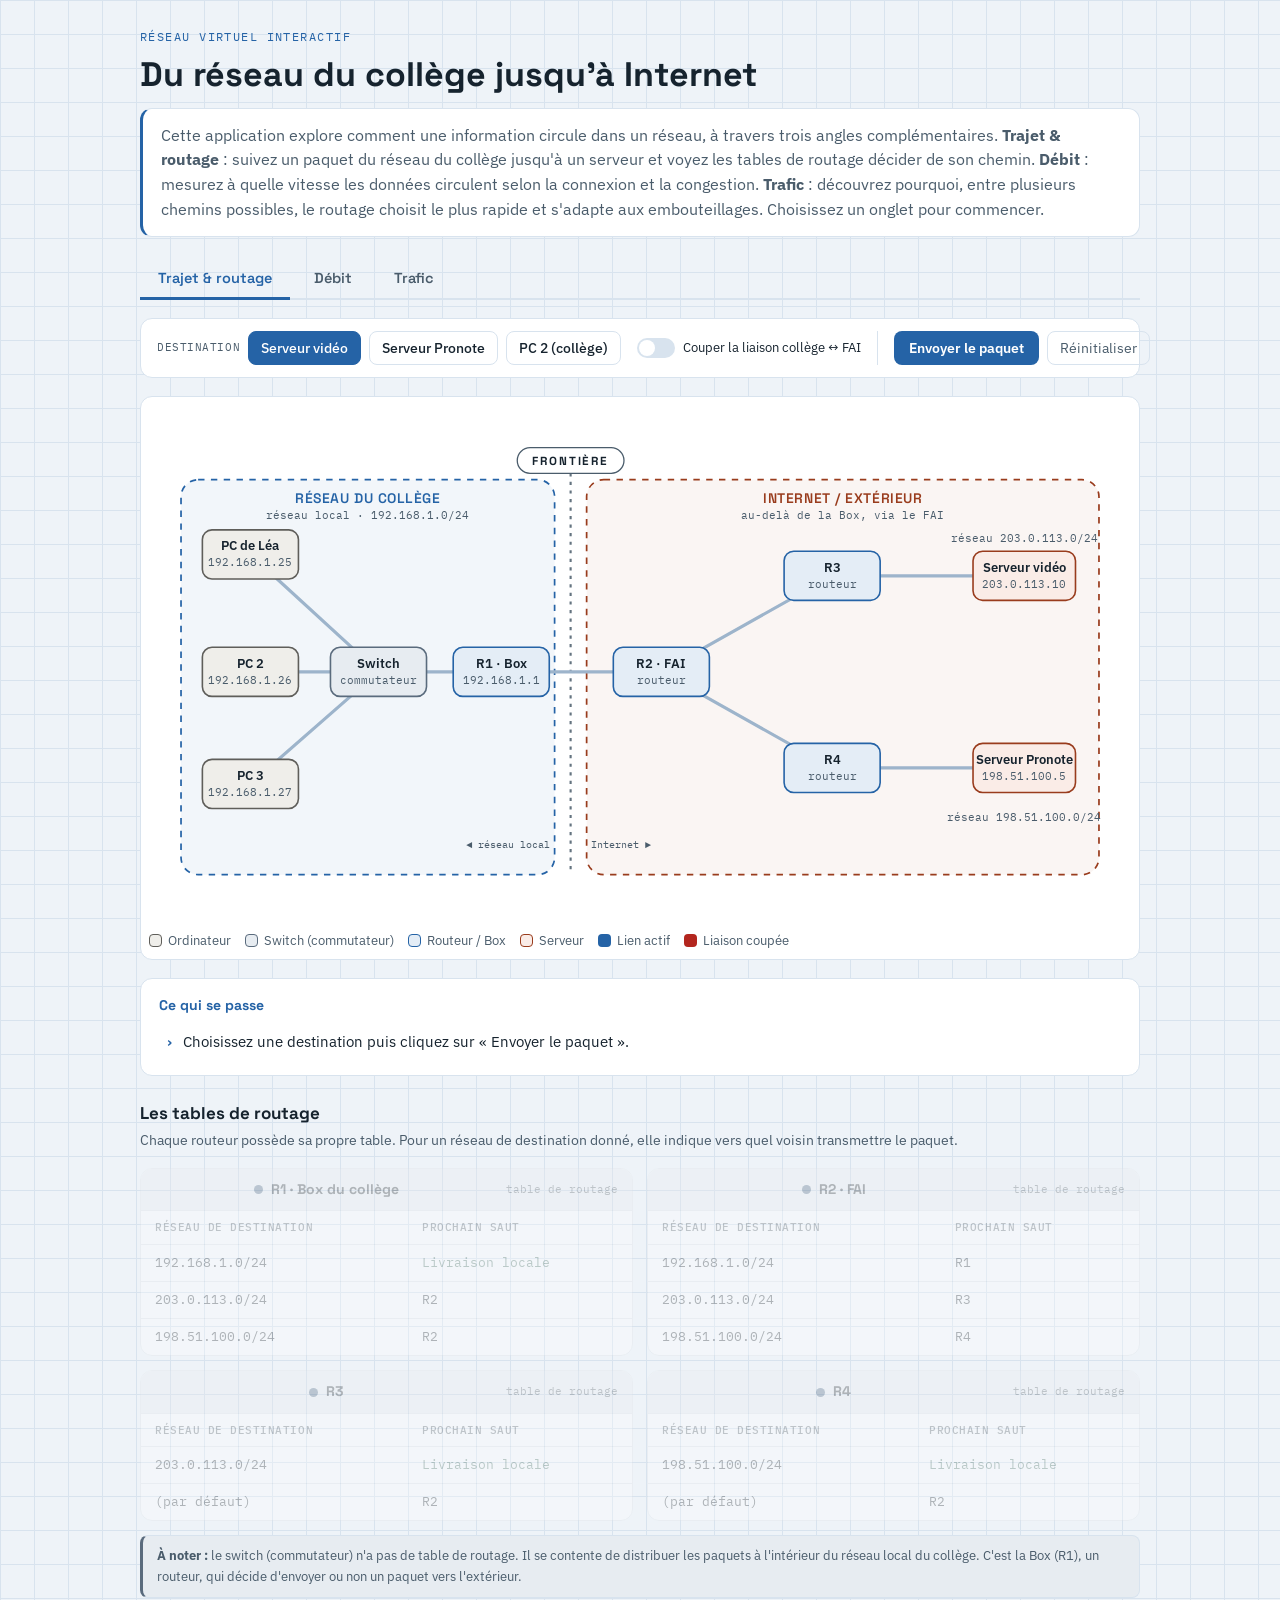
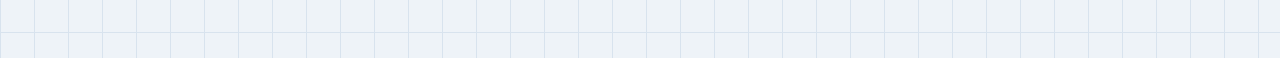
<file: applis/reseau-virtuel-routage-complet.html>
<!DOCTYPE html>
<html lang="fr">
<head>
<meta charset="UTF-8">
<meta name="viewport" content="width=device-width, initial-scale=1.0">
<title>Réseau virtuel — collège, FAI et trajet d'un paquet</title>
<link rel="preconnect" href="https://fonts.googleapis.com">
<link rel="preconnect" href="https://fonts.gstatic.com" crossorigin>
<link href="https://fonts.googleapis.com/css2?family=Space+Grotesk:wght@500;600;700&family=IBM+Plex+Sans:wght@400;500;600&family=IBM+Plex+Mono:wght@400;500;600&display=swap" rel="stylesheet">
<style>
  :root{
    --bg:#EEF3F8; --grid:#D8E3EE; --surface:#FFFFFF;
    --ink:#16232E; --ink-soft:#4A5C6B;
    --accent:#2563A6; --accent-soft:#E4EDF6;
    --ok:#1E7A52; --ok-soft:#E4F3EC;
    --warn:#B5590F; --warn-soft:#FBEDDF;
    --danger:#B3261E; --danger-soft:#FBE9E7;
    --host:#5F5E5A; --host-soft:#EFEEEA;
    --server:#993C1D; --server-soft:#FAECE7;
    --switch:#5A6B7D; --switch-soft:#E7ECF1;
    --radius:12px;
    --fd:'Space Grotesk',sans-serif;
    --fb:'IBM Plex Sans',sans-serif;
    --fm:'IBM Plex Mono',monospace;
  }
  *{box-sizing:border-box;}
  body{
    margin:0; color:var(--ink); font-family:var(--fb); font-size:16px; line-height:1.55;
    background:
      linear-gradient(var(--grid) 1px, transparent 1px) 0 0/100% 34px,
      linear-gradient(90deg, var(--grid) 1px, transparent 1px) 0 0/34px 100%,
      var(--bg);
  }
  .wrap{max-width:1040px; margin:0 auto; padding:28px 20px 60px;}

  header .eyebrow{font-family:var(--fm); font-size:12px; letter-spacing:.12em; text-transform:uppercase; color:var(--accent); margin:0 0 8px;}
  header h1{font-family:var(--fd); font-weight:700; font-size:clamp(24px,3.6vw,34px); line-height:1.15; margin:0 0 14px;}
  header p.lead{
    color:var(--ink-soft); max-width:none; margin:0 0 22px;
    background:var(--surface); border:1px solid var(--grid); border-left:3px solid var(--accent);
    border-radius:var(--radius); padding:14px 18px;
  }

  .controls{
    display:flex; flex-wrap:nowrap; align-items:center; justify-content:space-between; gap:16px;
    background:var(--surface); border:1px solid var(--grid); border-radius:var(--radius);
    padding:12px 16px; margin-bottom:18px;
  }
  .controls .group{display:flex; align-items:center; gap:8px; flex-wrap:nowrap;}
  .controls .actions{padding-left:16px; border-left:1px solid var(--grid);}
  .controls .label{font-family:var(--fm); font-size:11px; text-transform:uppercase; letter-spacing:.05em; color:var(--ink-soft); white-space:nowrap;}
  .dest-btn{font-family:var(--fb); font-size:13.5px; font-weight:500; white-space:nowrap; border:1px solid var(--grid); background:var(--surface); color:var(--ink); padding:7px 12px; border-radius:8px; cursor:pointer; transition:.15s;}
  .dest-btn:hover{border-color:var(--accent);}
  .dest-btn.active{background:var(--accent); border-color:var(--accent); color:#fff;}
  .send-btn{font-family:var(--fb); font-size:13.5px; font-weight:600; white-space:nowrap; background:var(--accent); color:#fff; border:none; border-radius:8px; padding:8px 15px; cursor:pointer; transition:.15s;}
  .send-btn:hover{background:#1d5090;}
  .send-btn:disabled{opacity:.5; cursor:default;}
  .ghost-btn{font-family:var(--fb); font-size:13.5px; white-space:nowrap; background:transparent; color:var(--ink-soft); border:1px solid var(--grid); border-radius:8px; padding:7px 12px; cursor:pointer;}
  .ghost-btn:hover{border-color:var(--ink-soft);}
  .switch-ctl{display:flex; align-items:center; gap:8px; cursor:pointer; user-select:none; font-size:13px; white-space:nowrap;}
  .switch-ctl input{position:absolute; opacity:0; width:0; height:0;}
  .switch-track{width:38px; height:20px; border-radius:10px; background:var(--grid); position:relative; transition:.2s; flex-shrink:0;}
  .switch-track::after{content:''; position:absolute; top:2px; left:2px; width:16px; height:16px; border-radius:50%; background:#fff; transition:.2s;}
  .switch-ctl input:checked + .switch-track{background:var(--danger);}
  .switch-ctl input:checked + .switch-track::after{transform:translateX(18px);}

  .stage{background:var(--surface); border:1px solid var(--grid); border-radius:var(--radius); padding:8px; margin-bottom:18px;}
  svg{display:block; width:100%; height:auto;}

  .zone{stroke-dasharray:6 6; stroke-width:1.6; rx:16;}
  .zone-col{fill:rgba(37,99,166,0.06); stroke:var(--accent);}
  .zone-net{fill:rgba(153,60,29,0.05); stroke:var(--server);}
  .zone-title{font-family:var(--fd); font-weight:600; font-size:13px; letter-spacing:.04em;}
  .zone-title.col{fill:var(--accent);}
  .zone-title.net{fill:var(--server);}
  .zone-sub{font-family:var(--fm); font-size:10.5px;}
  .boundary{stroke:var(--ink-soft); stroke-width:2; stroke-dasharray:3 5; opacity:.85;}
  .boundary-pill{fill:#fff; stroke:var(--ink-soft); stroke-width:1.2;}
  .boundary-badge{font-family:var(--fd); font-weight:700; font-size:11px; letter-spacing:.16em; fill:var(--ink);}
  .boundary-hint{font-family:var(--fm); font-size:9.5px; fill:var(--ink-soft);}

  .link{stroke:#9DB4CB; stroke-width:3; stroke-linecap:round; transition:stroke .2s;}
  .link.lit{stroke:var(--accent); stroke-width:4.5;}
  .link.cut{stroke:var(--danger); stroke-width:3; stroke-dasharray:7 7;}
  .node-box{stroke-width:1.5; transition:.2s;}
  .node-box.arrived{stroke-width:3;}
  .nlabel{font-family:var(--fb); font-weight:600; font-size:12.5px; fill:var(--ink);}
  .nsub{font-family:var(--fm); font-size:10px; fill:var(--ink-soft);}
  .net-tag{font-family:var(--fm); font-size:10px; fill:var(--ink-soft);}
  #packet{fill:var(--accent); stroke:#fff; stroke-width:2; opacity:0;}
  #packet.fail{fill:var(--danger);}
  .cut-x{stroke:var(--danger); stroke-width:3; stroke-linecap:round; opacity:0;}
  .cut-x.on{opacity:1;}

  .narration{background:var(--surface); border:1px solid var(--grid); border-radius:var(--radius); padding:16px 18px; margin-bottom:24px; min-height:96px;}
  .narration h2{font-family:var(--fd); font-size:14px; margin:0 0 10px; color:var(--accent);}
  #log{margin:0; padding:0; list-style:none; font-size:14.5px;}
  #log li{padding:5px 0 5px 24px; position:relative; color:var(--ink); opacity:0; animation:fade .3s forwards;}
  #log li::before{content:'›'; position:absolute; left:6px; color:var(--accent); font-family:var(--fm); font-weight:600;}
  #log li.ok::before{content:'✓'; color:var(--ok);}
  #log li.fail::before{content:'✕'; color:var(--danger);}
  #log li.cross::before{content:'⟶'; color:var(--server);}
  #log li.ok{color:var(--ok);}
  #log li.fail{color:var(--danger);}
  #log li.cross{color:var(--server);}
  @keyframes fade{to{opacity:1;}}

  .tables-title{font-family:var(--fd); font-size:17px; margin:0 0 4px;}
  .tables-sub{color:var(--ink-soft); font-size:14px; margin:0 0 16px;}
  .tables{display:grid; grid-template-columns:repeat(2,1fr); gap:14px;}
  .rt{background:var(--surface); border:1px solid var(--grid); border-radius:var(--radius); overflow:hidden; transition:opacity .3s, transform .3s, box-shadow .3s, border-color .3s;}
  /* pendant une animation, les tables non consultées s'estompent */
  .tables.routing .rt{opacity:.3; filter:saturate(.4);}
  .tables.routing .rt.active,
  .tables.routing .rt.done{opacity:1; filter:none;}
  .rt.active{
    border-color:var(--accent);
    box-shadow:0 0 0 3px var(--accent-soft), 0 6px 18px rgba(37,99,166,.18);
    transform:translateY(-2px);
  }
  .rt.active .rt-head{background:var(--accent); border-bottom-color:var(--accent);}
  .rt.active .rt-head .dot{background:#fff;}
  .rt.active .rt-head strong{color:#fff;}
  .rt.active .rt-head span{color:rgba(255,255,255,.8);}
  .rt.done{border-color:var(--ok); box-shadow:inset 3px 0 0 var(--ok);}
  .rt-head{display:flex; align-items:center; gap:8px; padding:10px 14px; background:var(--accent-soft); border-bottom:1px solid var(--grid); transition:background .25s;}
  .rt-head .dot{width:9px; height:9px; border-radius:50%; background:var(--accent); flex-shrink:0;}
  .rt-head strong{font-family:var(--fd); font-size:14px;}
  .rt-head span{font-family:var(--fm); font-size:11px; color:var(--ink-soft); margin-left:auto;}
  table.route{width:100%; border-collapse:collapse;}
  table.route th, table.route td{text-align:left; padding:8px 14px; font-size:13px; border-bottom:1px solid var(--grid);}
  table.route th{font-family:var(--fm); font-size:10.5px; text-transform:uppercase; letter-spacing:.05em; color:var(--ink-soft); font-weight:500;}
  table.route td{font-family:var(--fm); color:var(--ink);}
  table.route tr:last-child td{border-bottom:none;}
  table.route tr.hit td{background:var(--warn-soft); font-weight:700; box-shadow:inset 3px 0 0 var(--warn);}
  .local{color:var(--ok)!important;}
  .switch-note{margin:14px 0 0; font-size:13px; color:var(--ink-soft); background:var(--switch-soft); border:1px solid var(--grid); border-left:3px solid var(--switch); border-radius:8px; padding:10px 14px;}

  .legend{display:flex; flex-wrap:wrap; gap:14px; margin:14px 0 0; font-size:12.5px; color:var(--ink-soft);}
  .legend span{display:flex; align-items:center; gap:6px;}
  .chip{width:13px; height:13px; border-radius:4px; flex-shrink:0;}

  /* ---- Onglets ---- */
  .tabs{display:flex; gap:6px; margin:0 0 18px; border-bottom:2px solid var(--grid);}
  .tab{
    font-family:var(--fd); font-size:14.5px; font-weight:600; color:var(--ink-soft);
    background:transparent; border:none; border-bottom:3px solid transparent;
    padding:10px 18px; margin-bottom:-2px; cursor:pointer; transition:.15s;
  }
  .tab:hover{color:var(--ink);}
  .tab.active{color:var(--accent); border-bottom-color:var(--accent);}
  .pane[hidden]{display:none;}

  /* ---- Panneau Débit ---- */
  .debit-grid{display:grid; grid-template-columns:1fr 320px; gap:18px; align-items:start;}
  .debit-stage{background:var(--surface); border:1px solid var(--grid); border-radius:var(--radius); padding:18px;}
  .debit-side{display:flex; flex-direction:column; gap:14px;}

  .ctl-block{background:var(--surface); border:1px solid var(--grid); border-radius:var(--radius); padding:14px 16px;}
  .ctl-block h3{font-family:var(--fm); font-size:11px; text-transform:uppercase; letter-spacing:.06em; color:var(--ink-soft); margin:0 0 10px;}
  .opt-row{display:flex; flex-wrap:wrap; gap:7px;}
  .opt{font-family:var(--fb); font-size:13px; font-weight:500; border:1px solid var(--grid); background:var(--surface); color:var(--ink); padding:7px 11px; border-radius:8px; cursor:pointer; transition:.15s; white-space:nowrap;}
  .opt:hover{border-color:var(--accent);}
  .opt.active{background:var(--accent); border-color:var(--accent); color:#fff;}
  .opt small{display:block; font-family:var(--fm); font-size:10px; opacity:.75; font-weight:400;}

  /* lane / file d'attente animée */
  .lane-wrap{margin-bottom:16px;}
  .lane-head{display:flex; justify-content:space-between; align-items:baseline; margin-bottom:8px;}
  .lane-head .name{font-family:var(--fd); font-weight:600; font-size:14px;}
  .lane-head .cond{font-family:var(--fm); font-size:11.5px; color:var(--ink-soft);}
  .lane{display:flex; align-items:center; gap:10px;}
  .endpoint{width:56px; height:56px; border-radius:12px; display:flex; align-items:center; justify-content:center; font-size:26px; flex-shrink:0; border:1px solid var(--grid); background:var(--host-soft);}
  .endpoint.server{background:var(--server-soft); border-color:var(--server);}
  .lane-track{position:relative; flex:1; height:56px; border-radius:12px; background:linear-gradient(#F3F7FB,#E9F0F7); border:1px solid var(--grid); overflow:hidden;}
  .lane-track .lanes{position:absolute; inset:0;}
  .pkt{position:absolute; width:16px; height:12px; border-radius:3px; background:var(--accent); box-shadow:0 1px 2px rgba(0,0,0,.15); animation:flow var(--flow,3s) linear infinite; animation-delay:var(--delay,0s); opacity:0;}
  @keyframes flow{
    0%{left:-6%; opacity:0;}
    6%{opacity:1;}
    94%{opacity:1;}
    100%{left:104%; opacity:0;}
  }
  .jam{position:absolute; top:0; bottom:0; width:34%; left:33%; background:repeating-linear-gradient(45deg, rgba(181,89,15,.16) 0 10px, rgba(181,89,15,.28) 10px 20px); border-left:2px solid var(--warn); border-right:2px solid var(--warn); opacity:0; transition:opacity .3s;}
  .jam.on{opacity:1;}
  .jam-tag{position:absolute; top:50%; left:50%; transform:translate(-50%,-50%); font-family:var(--fd); font-weight:700; font-size:11px; color:var(--warn); letter-spacing:.08em; white-space:nowrap; opacity:0; transition:opacity .3s;}
  .jam-tag.on{opacity:1;}

  /* résultats */
  .result-main{background:var(--surface); border:1px solid var(--grid); border-radius:var(--radius); padding:16px 18px;}
  .result-main .db-value{font-family:var(--fd); font-weight:700; font-size:30px; line-height:1; color:var(--accent);}
  .result-main .db-unit{font-family:var(--fm); font-size:14px; color:var(--ink-soft); margin-left:4px;}
  .db-badge{display:inline-block; font-family:var(--fb); font-size:12.5px; font-weight:600; padding:4px 10px; border-radius:20px; margin-top:10px;}
  .db-time{margin-top:12px; font-size:14px; color:var(--ink);}
  .db-time strong{font-family:var(--fm); color:var(--accent); font-size:16px;}

  .scale{margin-top:14px;}
  .scale-bar{position:relative; height:16px; border-radius:8px; overflow:hidden; display:flex;}
  .scale-bar .seg{height:100%;}
  .scale-marker{position:absolute; top:-4px; width:3px; height:24px; background:var(--ink); border-radius:2px; transition:left .35s ease;}
  .scale-labels{display:flex; justify-content:space-between; font-family:var(--fm); font-size:9.5px; color:var(--ink-soft); margin-top:5px;}

  .debit-note{font-size:14px; color:var(--ink); background:var(--surface); border:1px solid var(--grid); border-left:3px solid var(--accent); border-radius:var(--radius); padding:14px 16px; margin-top:16px;}
  .fiche-quote{font-size:13.5px; color:var(--ink-soft); background:var(--accent-soft); border-radius:var(--radius); padding:14px 16px; margin-top:16px;}
  .fiche-quote .src{display:block; font-family:var(--fm); font-size:10.5px; text-transform:uppercase; letter-spacing:.06em; color:var(--accent); margin-bottom:6px;}

  /* ---- Panneau Trafic ---- */
  .traf-grid{display:grid; grid-template-columns:1fr 300px; gap:18px; align-items:start;}
  .traf-stage{background:var(--surface); border:1px solid var(--grid); border-radius:var(--radius); padding:10px;}
  .traf-side{display:flex; flex-direction:column; gap:12px;}
  .p-link{fill:none; stroke-width:3; stroke-linecap:round; stroke-linejoin:round; transition:stroke .25s, stroke-width .25s, opacity .25s;}
  .p-link.chosen{stroke-width:5.5;}
  .p-link.down{stroke-dasharray:8 8;}
  .trouter rect{transition:.2s;}
  .trlabel{font-family:var(--fm); font-size:10px; fill:var(--ink); font-weight:600;}
  .tendpoint rect{stroke-width:1.5;}
  .tendpoint text{font-family:var(--fb); font-weight:600; font-size:11px; fill:var(--ink);}
  .path-card{border:1px solid var(--grid); border-radius:var(--radius); padding:11px 13px; background:var(--surface); transition:.2s;}
  .path-card.chosen{border-color:var(--accent); box-shadow:0 0 0 2px var(--accent-soft);}
  .path-card.down{opacity:.55;}
  .path-card h4{display:flex; align-items:center; gap:8px; margin:0 0 5px; font-family:var(--fd); font-size:13.5px;}
  .path-card h4 .swatch{width:11px; height:11px; border-radius:3px; flex-shrink:0;}
  .path-card h4 .tag{margin-left:auto; font-family:var(--fm); font-size:9.5px; padding:2px 8px; border-radius:20px; letter-spacing:.04em;}
  .path-card .meta{font-family:var(--fm); font-size:11px; color:var(--ink-soft); line-height:1.5;}
  .path-card .state{font-weight:600;}
  .path-card .dbline{display:flex; align-items:baseline; gap:8px; margin-top:7px;}
  .path-card .db-big{font-family:var(--fd); font-weight:700; font-size:19px; line-height:1; color:var(--ink);}
  .path-card .db-big .u{font-family:var(--fm); font-weight:500; font-size:11px; color:var(--ink-soft); margin-left:3px;}
  .path-card .etat{font-family:var(--fm); font-size:11px; font-weight:600; margin-left:auto;}
  .path-card .db-bar{margin-top:6px; height:8px; border-radius:5px; background:var(--grid); overflow:hidden;}
  .path-card .db-fill{display:block; height:100%; border-radius:5px; width:0; transition:width .4s ease, background .3s;}

  @media (max-width:920px){
    .controls{flex-wrap:wrap; justify-content:flex-start;}
    .controls .actions{padding-left:0; border-left:none; margin-left:auto;}
    .debit-grid{grid-template-columns:1fr;}
    .traf-grid{grid-template-columns:1fr;}
  }
  @media (max-width:680px){
    .tables{grid-template-columns:1fr;}
    .controls{flex-direction:column; align-items:stretch;}
    .controls .group{flex-wrap:wrap;}
    .controls .actions{margin-left:0;}
  }
</style>
</head>
<body>
<div class="wrap">

  <header>
    <p class="eyebrow">Réseau virtuel interactif</p>
    <h1>Du réseau du collège jusqu'à Internet</h1>
    <p class="lead">Cette application explore comment une information circule dans un réseau, à travers trois angles complémentaires. <strong>Trajet &amp; routage</strong> : suivez un paquet du réseau du collège jusqu'à un serveur et voyez les tables de routage décider de son chemin. <strong>Débit</strong> : mesurez à quelle vitesse les données circulent selon la connexion et la congestion. <strong>Trafic</strong> : découvrez pourquoi, entre plusieurs chemins possibles, le routage choisit le plus rapide et s'adapte aux embouteillages. Choisissez un onglet pour commencer.</p>
  </header>

  <div class="tabs" role="tablist">
    <button class="tab active" data-pane="routage" role="tab">Trajet &amp; routage</button>
    <button class="tab" data-pane="debit" role="tab">Débit</button>
    <button class="tab" data-pane="trafic" role="tab">Trafic</button>
  </div>

  <section id="pane-routage" class="pane">
  <div class="controls">
    <div class="group">
      <span class="label">Destination</span>
      <button class="dest-btn active" data-dest="serveurVideo">Serveur vidéo</button>
      <button class="dest-btn" data-dest="serveurPronote">Serveur Pronote</button>
      <button class="dest-btn" data-dest="pc2">PC 2 (collège)</button>
    </div>
    <div class="group">
      <label class="switch-ctl">
        <input type="checkbox" id="cutToggle">
        <span class="switch-track"></span>
        Couper la liaison collège ↔ FAI
      </label>
    </div>
    <div class="group actions">
      <button class="send-btn" id="sendBtn">Envoyer le paquet</button>
      <button class="ghost-btn" id="resetBtn">Réinitialiser</button>
    </div>
  </div>

  <div class="stage">
    <svg viewBox="0 0 920 480" role="img" aria-label="Réseau du collège (trois PC, un switch, une box) séparé par une frontière de l'environnement extérieur (FAI, routeurs, serveurs).">

      <!-- zones -->
      <rect class="zone zone-col" x="30" y="70" width="350" height="370" rx="16"></rect>
      <rect class="zone zone-net" x="410" y="70" width="480" height="370" rx="16"></rect>
      <text class="zone-title col" x="205" y="92" text-anchor="middle">RÉSEAU DU COLLÈGE</text>
      <text class="zone-sub" x="205" y="107" text-anchor="middle" fill="#4A5C6B">réseau local · 192.168.1.0/24</text>
      <text class="zone-title net" x="650" y="92" text-anchor="middle">INTERNET / EXTÉRIEUR</text>
      <text class="zone-sub" x="650" y="107" text-anchor="middle" fill="#4A5C6B">au-delà de la Box, via le FAI</text>

      <!-- frontière -->
      <line class="boundary" x1="395" y1="64" x2="395" y2="436"></line>
      <g>
        <rect class="boundary-pill" x="345" y="40" width="100" height="24" rx="12"></rect>
        <text class="boundary-badge" x="395" y="56" text-anchor="middle">FRONTIÈRE</text>
      </g>
      <text class="boundary-hint" x="376" y="415" text-anchor="end">◄ réseau local</text>
      <text class="boundary-hint" x="414" y="415" text-anchor="start">Internet ►</text>

      <!-- net tags serveurs -->
      <text class="net-tag" x="820" y="128" text-anchor="middle">réseau 203.0.113.0/24</text>
      <text class="net-tag" x="820" y="390" text-anchor="middle">réseau 198.51.100.0/24</text>

      <!-- liens -->
      <line class="link" id="l-pclea-sw" x1="95" y1="140" x2="215" y2="250"></line>
      <line class="link" id="l-pc2-sw"   x1="95" y1="250" x2="215" y2="250"></line>
      <line class="link" id="l-pc3-sw"   x1="95" y1="355" x2="215" y2="250"></line>
      <line class="link" id="l-sw-r1"    x1="215" y1="250" x2="330" y2="250"></line>
      <line class="link" id="l-r1-r2"    x1="330" y1="250" x2="480" y2="250"></line>
      <line class="link" id="l-r2-r3"    x1="480" y1="250" x2="640" y2="160"></line>
      <line class="link" id="l-r2-r4"    x1="480" y1="250" x2="640" y2="340"></line>
      <line class="link" id="l-r3-sv"    x1="640" y1="160" x2="820" y2="160"></line>
      <line class="link" id="l-r4-sd"    x1="640" y1="340" x2="820" y2="340"></line>

      <!-- croix câble coupé (liaison R1-R2) -->
      <g id="cutMark">
        <line class="cut-x" x1="398" y1="243" x2="412" y2="257"></line>
        <line class="cut-x" x1="412" y1="243" x2="398" y2="257"></line>
      </g>

      <!-- PC Léa -->
      <g id="n-pcLea">
        <rect class="node-box" x="50" y="117" width="90" height="46" rx="9" fill="var(--host-soft)" stroke="var(--host)"></rect>
        <text class="nlabel" x="95" y="136" text-anchor="middle">PC de Léa</text>
        <text class="nsub" x="95" y="151" text-anchor="middle">192.168.1.25</text>
      </g>
      <!-- PC 2 -->
      <g id="n-pc2">
        <rect class="node-box" x="50" y="227" width="90" height="46" rx="9" fill="var(--host-soft)" stroke="var(--host)"></rect>
        <text class="nlabel" x="95" y="246" text-anchor="middle">PC 2</text>
        <text class="nsub" x="95" y="261" text-anchor="middle">192.168.1.26</text>
      </g>
      <!-- PC 3 -->
      <g id="n-pc3">
        <rect class="node-box" x="50" y="332" width="90" height="46" rx="9" fill="var(--host-soft)" stroke="var(--host)"></rect>
        <text class="nlabel" x="95" y="351" text-anchor="middle">PC 3</text>
        <text class="nsub" x="95" y="366" text-anchor="middle">192.168.1.27</text>
      </g>
      <!-- Switch -->
      <g id="n-sw">
        <rect class="node-box" x="170" y="227" width="90" height="46" rx="9" fill="var(--switch-soft)" stroke="var(--switch)"></rect>
        <text class="nlabel" x="215" y="246" text-anchor="middle">Switch</text>
        <text class="nsub" x="215" y="261" text-anchor="middle">commutateur</text>
      </g>
      <!-- R1 Box -->
      <g id="n-r1">
        <rect class="node-box" x="285" y="227" width="90" height="46" rx="9" fill="var(--accent-soft)" stroke="var(--accent)"></rect>
        <text class="nlabel" x="330" y="246" text-anchor="middle">R1 · Box</text>
        <text class="nsub" x="330" y="261" text-anchor="middle">192.168.1.1</text>
      </g>
      <!-- R2 FAI -->
      <g id="n-r2">
        <rect class="node-box" x="435" y="227" width="90" height="46" rx="9" fill="var(--accent-soft)" stroke="var(--accent)"></rect>
        <text class="nlabel" x="480" y="246" text-anchor="middle">R2 · FAI</text>
        <text class="nsub" x="480" y="261" text-anchor="middle">routeur</text>
      </g>
      <!-- R3 -->
      <g id="n-r3">
        <rect class="node-box" x="595" y="137" width="90" height="46" rx="9" fill="var(--accent-soft)" stroke="var(--accent)"></rect>
        <text class="nlabel" x="640" y="156" text-anchor="middle">R3</text>
        <text class="nsub" x="640" y="171" text-anchor="middle">routeur</text>
      </g>
      <!-- R4 -->
      <g id="n-r4">
        <rect class="node-box" x="595" y="317" width="90" height="46" rx="9" fill="var(--accent-soft)" stroke="var(--accent)"></rect>
        <text class="nlabel" x="640" y="336" text-anchor="middle">R4</text>
        <text class="nsub" x="640" y="351" text-anchor="middle">routeur</text>
      </g>
      <!-- Serveur vidéo -->
      <g id="n-serveurVideo">
        <rect class="node-box" x="772" y="137" width="96" height="46" rx="9" fill="var(--server-soft)" stroke="var(--server)"></rect>
        <text class="nlabel" x="820" y="156" text-anchor="middle">Serveur vidéo</text>
        <text class="nsub" x="820" y="171" text-anchor="middle">203.0.113.10</text>
      </g>
      <!-- Serveur Pronote -->
      <g id="n-serveurPronote">
        <rect class="node-box" x="772" y="317" width="96" height="46" rx="9" fill="var(--server-soft)" stroke="var(--server)"></rect>
        <text class="nlabel" x="820" y="336" text-anchor="middle">Serveur Pronote</text>
        <text class="nsub" x="820" y="351" text-anchor="middle">198.51.100.5</text>
      </g>

      <!-- paquet -->
      <circle id="packet" cx="95" cy="140" r="9"></circle>
    </svg>

    <div class="legend">
      <span><span class="chip" style="background:var(--host-soft); border:1px solid var(--host);"></span>Ordinateur</span>
      <span><span class="chip" style="background:var(--switch-soft); border:1px solid var(--switch);"></span>Switch (commutateur)</span>
      <span><span class="chip" style="background:var(--accent-soft); border:1px solid var(--accent);"></span>Routeur / Box</span>
      <span><span class="chip" style="background:var(--server-soft); border:1px solid var(--server);"></span>Serveur</span>
      <span><span class="chip" style="background:var(--accent);"></span>Lien actif</span>
      <span><span class="chip" style="background:var(--danger);"></span>Liaison coupée</span>
    </div>
  </div>

  <div class="narration">
    <h2>Ce qui se passe</h2>
    <ul id="log">
      <li>Choisissez une destination puis cliquez sur « Envoyer le paquet ».</li>
    </ul>
  </div>

  <h2 class="tables-title">Les tables de routage</h2>
  <p class="tables-sub">Chaque routeur possède sa propre table. Pour un réseau de destination donné, elle indique vers quel voisin transmettre le paquet.</p>

  <div class="tables">
    <div class="rt" id="rt-r1">
      <div class="rt-head"><span class="dot"></span><strong>R1 · Box du collège</strong><span>table de routage</span></div>
      <table class="route">
        <tr><th>Réseau de destination</th><th>Prochain saut</th></tr>
        <tr data-net="N1"><td>192.168.1.0/24</td><td class="local">Livraison locale</td></tr>
        <tr data-net="N4"><td>203.0.113.0/24</td><td>R2</td></tr>
        <tr data-net="N5"><td>198.51.100.0/24</td><td>R2</td></tr>
      </table>
    </div>
    <div class="rt" id="rt-r2">
      <div class="rt-head"><span class="dot"></span><strong>R2 · FAI</strong><span>table de routage</span></div>
      <table class="route">
        <tr><th>Réseau de destination</th><th>Prochain saut</th></tr>
        <tr data-net="N1"><td>192.168.1.0/24</td><td>R1</td></tr>
        <tr data-net="N4"><td>203.0.113.0/24</td><td>R3</td></tr>
        <tr data-net="N5"><td>198.51.100.0/24</td><td>R4</td></tr>
      </table>
    </div>
    <div class="rt" id="rt-r3">
      <div class="rt-head"><span class="dot"></span><strong>R3</strong><span>table de routage</span></div>
      <table class="route">
        <tr><th>Réseau de destination</th><th>Prochain saut</th></tr>
        <tr data-net="N4"><td>203.0.113.0/24</td><td class="local">Livraison locale</td></tr>
        <tr data-net="default"><td>(par défaut)</td><td>R2</td></tr>
      </table>
    </div>
    <div class="rt" id="rt-r4">
      <div class="rt-head"><span class="dot"></span><strong>R4</strong><span>table de routage</span></div>
      <table class="route">
        <tr><th>Réseau de destination</th><th>Prochain saut</th></tr>
        <tr data-net="N5"><td>198.51.100.0/24</td><td class="local">Livraison locale</td></tr>
        <tr data-net="default"><td>(par défaut)</td><td>R2</td></tr>
      </table>
    </div>
  </div>

  <p class="switch-note"><strong>À noter :</strong> le switch (commutateur) n'a pas de table de routage. Il se contente de distribuer les paquets à l'intérieur du réseau local du collège. C'est la Box (R1), un routeur, qui décide d'envoyer ou non un paquet vers l'extérieur.</p>
  </section>

  <section id="pane-debit" class="pane" hidden>
    <p class="lead" style="background:var(--surface); border:1px solid var(--grid); border-left:3px solid var(--accent); border-radius:var(--radius); padding:14px 18px; max-width:none; margin:0 0 18px;">
      Le trajet dit <em>par où</em> passe l'information ; le <strong>débit</strong> dit <strong>à quelle vitesse</strong> elle circule. Choisissez une technologie de connexion, l'état du réseau et un fichier à transférer : observez la file de données accélérer, ralentir ou se bloquer dans un embouteillage.
    </p>

    <div class="debit-grid">
      <div class="debit-stage">
        <div class="lane-wrap">
          <div class="lane-head">
            <span class="name">Transfert en cours</span>
            <span class="cond" id="laneCond">—</span>
          </div>
          <div class="lane">
            <div class="endpoint">💻</div>
            <div class="lane-track">
              <div class="lanes" id="lanes"></div>
              <div class="jam" id="jam"></div>
              <div class="jam-tag" id="jamTag">EMBOUTEILLAGE</div>
            </div>
            <div class="endpoint server">🖥️</div>
          </div>
        </div>

        <div class="ctl-block" style="margin-bottom:12px;">
          <h3>Technologie de connexion</h3>
          <div class="opt-row" id="techRow">
            <button class="opt active" data-tech="fibre">Fibre optique <small>~1000 Mb/s</small></button>
            <button class="opt" data-tech="wifi">Wi-Fi 5 <small>~300 Mb/s</small></button>
            <button class="opt" data-tech="4g">4G <small>~50 Mb/s</small></button>
            <button class="opt" data-tech="adsl">ADSL <small>~8 Mb/s</small></button>
          </div>
        </div>

        <div class="ctl-block" style="margin-bottom:12px;">
          <h3>État du réseau (congestion)</h3>
          <div class="opt-row" id="loadRow">
            <button class="opt active" data-load="1">Fluide <small>heure creuse</small></button>
            <button class="opt" data-load="0.5">Chargé <small>trafic modéré</small></button>
            <button class="opt" data-load="0.15">Saturé <small>heure de pointe</small></button>
          </div>
        </div>

        <div class="ctl-block">
          <h3>Fichier à transférer</h3>
          <div class="opt-row" id="fileRow">
            <button class="opt active" data-mo="5">Photo <small>5 Mo</small></button>
            <button class="opt" data-mo="80">Musique (album) <small>80 Mo</small></button>
            <button class="opt" data-mo="300">Vidéo HD <small>300 Mo</small></button>
            <button class="opt" data-mo="15000">Jeu vidéo <small>15 Go</small></button>
          </div>
        </div>
      </div>

      <div class="debit-side">
        <div class="result-main">
          <div><span class="db-value" id="dbValue">1000</span><span class="db-unit">Mb/s</span></div>
          <span class="db-badge" id="dbBadge">Très haut débit</span>
          <div class="db-time">Temps de transfert : <strong id="dbTime">—</strong></div>
          <div class="scale">
            <div class="scale-bar">
              <div class="seg" style="width:20%; background:#C94F4F;"></div>
              <div class="seg" style="width:20%; background:#D9922B;"></div>
              <div class="seg" style="width:30%; background:#3E9E6A;"></div>
              <div class="seg" style="width:30%; background:#2563A6;"></div>
            </div>
            <div class="scale-marker" id="scaleMarker" style="left:90%;"></div>
            <div class="scale-labels">
              <span>bas</span><span>moyen</span><span>haut</span><span>très haut</span>
            </div>
          </div>
        </div>

        <div class="debit-note" id="dbNote">—</div>
      </div>
    </div>

    <div class="fiche-quote">
      <span class="src">Fiche connaissance SFC1q — le débit et les ordres de grandeur</span>
      La vitesse de circulation des informations dépend du débit, mesuré en bits par seconde (bps) : plus le débit est élevé, plus les données circulent vite. Il varie selon plusieurs facteurs — la technologie de connexion, l'infrastructure du fournisseur d'accès (FAI), la congestion du réseau et la distance entre l'appareil et le routeur.
    </div>
  </section>

  <section id="pane-trafic" class="pane" hidden>
    <p class="lead" style="background:var(--surface); border:1px solid var(--grid); border-left:3px solid var(--accent); border-radius:var(--radius); padding:14px 18px; max-width:none; margin:0 0 18px;">
      Entre deux points, il existe souvent <strong>plusieurs chemins</strong> passant par des routeurs différents. Le chemin retenu n'est pas toujours le plus court : selon le <strong>volume de trafic</strong> et l'<strong>état du réseau</strong>, un chemin rapide peut s'embouteiller et le routage bascule alors vers un autre. Faites varier le trafic et provoquez une panne pour voir le routage s'adapter.
    </p>

    <div class="traf-grid">
      <div class="traf-stage">
        <svg viewBox="0 0 800 380" role="img" aria-label="Réseau maillé avec une source, une destination et trois chemins possibles passant par des routeurs différents.">
          <!-- liens (dessinés en premier) -->
          <path class="p-link" id="tp-A" d="M55,190 L400,72 L745,190"></path>
          <path class="p-link" id="tp-B" d="M55,190 L275,190 L525,190 L745,190"></path>
          <path class="p-link" id="tp-C" d="M55,190 L225,312 L400,338 L575,312 L745,190"></path>

          <!-- paquets -->
          <g id="tpkts"></g>

          <!-- routeurs -->
          <g class="trouter"><rect x="382" y="56" width="36" height="30" rx="7" fill="var(--accent-soft)" stroke="var(--accent)"/><text class="trlabel" x="400" y="75" text-anchor="middle">R1</text></g>
          <g class="trouter"><rect x="257" y="175" width="36" height="30" rx="7" fill="var(--accent-soft)" stroke="var(--accent)"/><text class="trlabel" x="275" y="194" text-anchor="middle">R2</text></g>
          <g class="trouter"><rect x="507" y="175" width="36" height="30" rx="7" fill="var(--accent-soft)" stroke="var(--accent)"/><text class="trlabel" x="525" y="194" text-anchor="middle">R3</text></g>
          <g class="trouter"><rect x="207" y="297" width="36" height="30" rx="7" fill="var(--accent-soft)" stroke="var(--accent)"/><text class="trlabel" x="225" y="316" text-anchor="middle">R4</text></g>
          <g class="trouter"><rect x="382" y="323" width="36" height="30" rx="7" fill="var(--accent-soft)" stroke="var(--accent)"/><text class="trlabel" x="400" y="342" text-anchor="middle">R5</text></g>
          <g class="trouter"><rect x="557" y="297" width="36" height="30" rx="7" fill="var(--accent-soft)" stroke="var(--accent)"/><text class="trlabel" x="575" y="316" text-anchor="middle">R6</text></g>

          <!-- source / destination -->
          <g class="tendpoint"><rect x="18" y="170" width="74" height="40" rx="9" fill="var(--host-soft)" stroke="var(--host)"/><text x="55" y="194" text-anchor="middle">Source</text></g>
          <g class="tendpoint"><rect x="708" y="170" width="80" height="40" rx="9" fill="var(--server-soft)" stroke="var(--server)"/><text x="748" y="194" text-anchor="middle">Serveur</text></g>

          <!-- badges chemin (nom + éventuel ✓ / ✗) -->
          <text id="badge-A" class="trlabel" x="400" y="44" text-anchor="middle" font-size="11">Chemin A</text>
          <text id="badge-B" class="trlabel" x="400" y="163" text-anchor="middle" font-size="11">Chemin B</text>
          <text id="badge-C" class="trlabel" x="400" y="366" text-anchor="middle" font-size="11">Chemin C</text>
        </svg>

        <div class="ctl-block" style="margin-top:10px;">
          <h3>Volume de trafic sur le réseau</h3>
          <div class="opt-row" id="trafRow">
            <button class="opt active" data-t="0.2">Faible <small>peu d'utilisateurs</small></button>
            <button class="opt" data-t="0.55">Moyen <small>usage courant</small></button>
            <button class="opt" data-t="0.9">Élevé <small>heure de pointe</small></button>
          </div>
          <label class="switch-ctl" style="margin-top:12px;">
            <input type="checkbox" id="panneToggle">
            <span class="switch-track"></span>
            Panne du routeur R1 (chemin A hors service)
          </label>
        </div>
      </div>

      <div class="traf-side">
        <div class="path-card" id="card-A">
          <h4><span class="swatch" style="background:#2563A6;"></span>Chemin A <span class="tag"></span></h4>
          <div class="meta">Route : Source → R1 → Serveur (2 sauts)</div>
          <div class="dbline"><span class="db-big"></span><span class="etat"></span></div>
          <div class="db-bar"><span class="db-fill"></span></div>
        </div>
        <div class="path-card" id="card-B">
          <h4><span class="swatch" style="background:#3E9E6A;"></span>Chemin B <span class="tag"></span></h4>
          <div class="meta">Route : Source → R2 → R3 → Serveur (3 sauts)</div>
          <div class="dbline"><span class="db-big"></span><span class="etat"></span></div>
          <div class="db-bar"><span class="db-fill"></span></div>
        </div>
        <div class="path-card" id="card-C">
          <h4><span class="swatch" style="background:#8A5CB4;"></span>Chemin C <span class="tag"></span></h4>
          <div class="meta">Route : Source → R4 → R5 → R6 → Serveur (4 sauts)</div>
          <div class="dbline"><span class="db-big"></span><span class="etat"></span></div>
          <div class="db-bar"><span class="db-fill"></span></div>
        </div>
        <div class="debit-note" id="trafNote">—</div>
      </div>
    </div>

    <div class="fiche-quote">
      <span class="src">Ce que montre cette simulation</span>
      Le routage ne suit pas toujours le chemin le plus court. Un chemin très emprunté peut se congestionner : le routeur choisit alors la route dont le temps de traversée est le plus faible à cet instant. Si un routeur tombe en panne, le trafic est automatiquement redirigé vers un autre chemin disponible — c'est tout l'intérêt d'avoir plusieurs routes et un protocole de routage.
    </div>
  </section>

</div>

<script>
(function(){
  // ---- Onglets ----
  const tabs = document.querySelectorAll('.tab');
  const panes = { routage:document.getElementById('pane-routage'), debit:document.getElementById('pane-debit'), trafic:document.getElementById('pane-trafic') };
  tabs.forEach(t=>t.addEventListener('click', ()=>{
    tabs.forEach(x=>x.classList.remove('active'));
    t.classList.add('active');
    const key=t.dataset.pane;
    Object.keys(panes).forEach(k=>{ panes[k].hidden = (k!==key); });
  }));
})();

(function(){
  // ---- Onglet Débit ----
  const TECH = { fibre:{n:'Fibre optique', d:1000}, wifi:{n:'Wi-Fi 5', d:300}, '4g':{n:'4G', d:50}, adsl:{n:'ADSL', d:8} };
  const LOAD = { '1':'réseau fluide', '0.5':'réseau chargé', '0.15':'réseau saturé (heure de pointe)' };

  let tech='fibre', load=1, mo=5;

  const dbValue=document.getElementById('dbValue');
  const dbBadge=document.getElementById('dbBadge');
  const dbTime=document.getElementById('dbTime');
  const dbNote=document.getElementById('dbNote');
  const marker=document.getElementById('scaleMarker');
  const laneCond=document.getElementById('laneCond');
  const lanesEl=document.getElementById('lanes');
  const jamEl=document.getElementById('jam');
  const jamTag=document.getElementById('jamTag');

  const PKT=7;
  for(let i=0;i<PKT;i++){
    const p=document.createElement('span');
    p.className='pkt';
    p.style.top=(10+ (i%3)*14)+'px';
    lanesEl.appendChild(p);
  }
  const pkts=lanesEl.querySelectorAll('.pkt');

  function ordre(d){
    if(d<1)   return {label:'Bas débit',        color:'#C94F4F', pos:10};
    if(d<10)  return {label:'Débit moyen',      color:'#D9922B', pos:30};
    if(d<100) return {label:'Haut débit',       color:'#3E9E6A', pos:55};
    return          {label:'Très haut débit',  color:'#2563A6', pos:90};
  }
  function fmtTime(sec){
    if(sec<1)   return Math.round(sec*1000)+' ms';
    if(sec<60)  return (sec<10 ? sec.toFixed(1) : Math.round(sec))+' s';
    if(sec<3600){const m=Math.floor(sec/60),s=Math.round(sec%60);return m+' min '+(s?s+' s':'');}
    const h=Math.floor(sec/3600),m=Math.round((sec%3600)/60);return h+' h '+(m?m+' min':'');
  }

  function update(){
    const base=TECH[tech].d;
    const eff=base*load;                       // débit effectif (Mb/s)
    const bits=mo*1e6*8;                        // Mo -> bits (1 Mo = 1 000 000 octets)
    const sec=bits/(eff*1e6);                   // temps = bits / (bits/s)
    const o=ordre(eff);

    dbValue.textContent = eff>=1 ? (eff>=10?Math.round(eff):eff.toFixed(1)) : eff.toFixed(2);
    dbBadge.textContent = o.label;
    dbBadge.style.background = o.color+'22';
    dbBadge.style.color = o.color;
    marker.style.left = o.pos+'%';
    dbTime.textContent = fmtTime(sec);

    // condition affichée
    const congested = load<1;
    laneCond.textContent = TECH[tech].n+' · '+LOAD[String(load)];
    jamEl.classList.toggle('on', congested);
    jamTag.classList.toggle('on', load<=0.15);

    // vitesse de la file : plus le débit est élevé, plus c'est rapide
    const flow = Math.min(7, Math.max(0.7, 8 - 2*Math.log10(Math.max(eff,1))));
    pkts.forEach((p,i)=>{
      p.style.setProperty('--flow', flow+'s');
      p.style.setProperty('--delay', (i*(flow/PKT)).toFixed(2)+'s');
      p.style.background = congested ? 'var(--warn)' : 'var(--accent)';
    });

    // texte explicatif
    let phrase = 'Connexion '+TECH[tech].n+' (~'+base+' Mb/s). ';
    if(congested){
      phrase += 'Le réseau est '+(load<=0.15?'saturé':'chargé')+' : le débit effectif chute à ~'+ (eff>=10?Math.round(eff):eff.toFixed(1)) +' Mb/s. ';
    } else {
      phrase += 'Réseau fluide : le débit reste proche du maximum. ';
    }
    phrase += 'Pour un fichier de '+(mo>=1000?(mo/1000)+' Go':mo+' Mo')+', le transfert prend ~'+fmtTime(sec)+'.';
    dbNote.textContent = phrase;
  }

  function bindRow(id, attr, cast, set){
    document.getElementById(id).querySelectorAll('.opt').forEach(btn=>{
      btn.addEventListener('click', ()=>{
        document.getElementById(id).querySelectorAll('.opt').forEach(b=>b.classList.remove('active'));
        btn.classList.add('active');
        set(cast(btn.dataset[attr]));
        update();
      });
    });
  }
  bindRow('techRow','tech', v=>v, v=>tech=v);
  bindRow('loadRow','load', parseFloat, v=>load=v);
  bindRow('fileRow','mo', parseFloat, v=>mo=v);

  update();
})();
</script>

<script>
(function(){
  const NODES = {
    pcLea:        {x:95,  y:140, name:'PC de Léa',    ip:'192.168.1.25'},
    pc2:          {x:95,  y:250, name:'PC 2',         ip:'192.168.1.26'},
    pc3:          {x:95,  y:355, name:'PC 3',         ip:'192.168.1.27'},
    sw:           {x:215, y:250, name:'Switch'},
    r1:           {x:330, y:250, name:'R1'},
    r2:           {x:480, y:250, name:'R2'},
    r3:           {x:640, y:160, name:'R3'},
    r4:           {x:640, y:340, name:'R4'},
    serveurVideo: {x:820, y:160, name:'Serveur vidéo', ip:'203.0.113.10'},
    serveurPronote:   {x:820, y:340, name:'Serveur Pronote',   ip:'198.51.100.5'}
  };
  const HOST_NET = { serveurVideo:'N4', serveurPronote:'N5', pcLea:'N1', pc2:'N1', pc3:'N1' };
  const NET_ADDR = { N1:'192.168.1.0/24', N4:'203.0.113.0/24', N5:'198.51.100.0/24' };
  const ROUTING = {
    r1:{N1:'local', N4:'r2', N5:'r2'},
    r2:{N1:'r1',    N4:'r3', N5:'r4'},
    r3:{N4:'local', default:'r2'},
    r4:{N5:'local', default:'r2'}
  };
  const LINK_ID = {
    'pcLea-sw':'l-pclea-sw', 'pc2-sw':'l-pc2-sw', 'pc3-sw':'l-pc3-sw',
    'sw-r1':'l-sw-r1', 'r1-r2':'l-r1-r2',
    'r2-r3':'l-r2-r3', 'r2-r4':'l-r2-r4',
    'r3-serveurVideo':'l-r3-sv', 'r4-serveurPronote':'l-r4-sd'
  };

  let dest = 'serveurVideo';
  let busy = false;

  const packet = document.getElementById('packet');
  const logEl = document.getElementById('log');
  const sendBtn = document.getElementById('sendBtn');
  const resetBtn = document.getElementById('resetBtn');
  const cutToggle = document.getElementById('cutToggle');
  const cutMark = document.querySelectorAll('#cutMark .cut-x');
  const tablesWrap = document.querySelector('.tables');

  const sleep = ms => new Promise(r=>setTimeout(r,ms));

  function clearHighlights(){
    document.querySelectorAll('.link').forEach(l=>l.classList.remove('lit'));
    document.querySelectorAll('.rt').forEach(t=>t.classList.remove('active','done'));
    document.querySelectorAll('table.route tr').forEach(r=>r.classList.remove('hit'));
    document.querySelectorAll('.node-box').forEach(n=>n.classList.remove('arrived'));
    tablesWrap.classList.remove('routing');
    packet.classList.remove('fail');
  }
  function logLine(text, cls){
    const li = document.createElement('li');
    if(cls) li.className = cls;
    li.textContent = text;
    logEl.appendChild(li);
  }
  function resetLog(){ logEl.innerHTML=''; }
  function linkBetween(a,b){ return LINK_ID[a+'-'+b] || LINK_ID[b+'-'+a]; }
  function litLink(a,b){ const id=linkBetween(a,b); if(id) document.getElementById(id).classList.add('lit'); }
  function highlightRow(router, net){
    // la table qui était active devient "consultée" (done)
    document.querySelectorAll('.rt.active').forEach(t=>{ t.classList.remove('active'); t.classList.add('done'); });
    const rt = document.getElementById('rt-'+router);
    rt.classList.remove('done');
    rt.classList.add('active');
    let row = rt.querySelector('tr[data-net="'+net+'"]') || rt.querySelector('tr[data-net="default"]');
    if(row) row.classList.add('hit');
  }
  function tween(x1,y1,x2,y2,dur){
    return new Promise(res=>{
      const t0=performance.now();
      function frame(now){
        let t=Math.min(1,(now-t0)/dur);
        const e=t<0.5?2*t*t:-1+(4-2*t)*t;
        packet.setAttribute('cx', x1+(x2-x1)*e);
        packet.setAttribute('cy', y1+(y2-y1)*e);
        if(t<1) requestAnimationFrame(frame); else res();
      }
      requestAnimationFrame(frame);
    });
  }

  function computePath(destId){
    const destNet = HOST_NET[destId];
    if(destNet === 'N1'){
      return {path:['pcLea','sw',destId], destNet, local:true};
    }
    const path=['pcLea','sw','r1'];
    let current='r1', guard=0;
    while(guard++<12){
      const t=ROUTING[current];
      const next=t[destNet]||t['default'];
      if(next==='local'){ path.push(destId); break; }
      path.push(next); current=next;
    }
    return {path, destNet, local:false};
  }

  async function send(){
    if(busy) return;
    busy=true; sendBtn.disabled=true;
    clearHighlights(); resetLog();

    const {path, destNet, local} = computePath(dest);
    const destName = NODES[dest].name, destIP = NODES[dest].ip;
    const cut = cutToggle.checked;

    // estompe les tables : aucune n'est utilisée tant qu'un routeur n'est pas consulté
    tablesWrap.classList.add('routing');

    packet.setAttribute('cx', NODES.pcLea.x);
    packet.setAttribute('cy', NODES.pcLea.y);
    packet.style.opacity = 1;

    logLine('Léa (192.168.1.25) prépare un paquet pour '+destName+' ('+destIP+').');
    await sleep(500);

    let hops=0;
    for(let i=0;i<path.length-1;i++){
      const from=path[i], to=path[i+1];

      // décision au niveau du noeud "from"
      if(from==='pcLea'){
        logLine('Le paquet quitte le PC et arrive au switch du collège.');
        await sleep(400);
      } else if(from==='sw'){
        if(local){
          logLine('Le switch voit que la destination est dans le réseau du collège : il la distribue localement, sans routeur ni table de routage.');
        } else {
          logLine('La destination est hors du collège : le switch transmet le paquet à la Box R1, la passerelle vers l\'extérieur.');
        }
        await sleep(550);
      } else { // routeur
        highlightRow(from, destNet);
        const routed = ROUTING[from][destNet];
        if(routed==='local'){
          logLine(from.toUpperCase()+' est connecté au réseau '+NET_ADDR[destNet]+' : livraison à '+destName+'.');
        } else {
          const nextName = (to==='serveurVideo'||to==='serveurPronote') ? destName : to.toUpperCase();
          logLine(from.toUpperCase()+' consulte sa table : '+NET_ADDR[destNet]+' → transmettre à '+nextName+'.');
        }
        await sleep(650);
      }

      // panne : liaison collège <-> FAI (R1-R2) coupée
      if(cut && ((from==='r1'&&to==='r2')||(from==='r2'&&to==='r1'))){
        logLine('La Box R1 doit sortir vers le FAI (R2), mais la liaison collège ↔ Internet est coupée.', 'fail');
        packet.classList.add('fail');
        logLine('Timeout ! Aucun serveur extérieur n\'est joignable. (Le réseau local, lui, fonctionne toujours.)', 'fail');
        busy=false; sendBtn.disabled=false;
        return;
      }

      // franchissement de la frontière
      if(from==='r1' && to==='r2'){
        logLine('Le paquet franchit la frontière : il sort du réseau du collège et entre sur Internet via le FAI.', 'cross');
        await sleep(300);
      }

      litLink(from,to);
      await tween(NODES[from].x,NODES[from].y,NODES[to].x,NODES[to].y, 720);
      hops++;
    }

    document.querySelector('#n-'+dest+' .node-box').classList.add('arrived');
    logLine('Paquet arrivé à '+destName+' ! Trajet : '+path.map(p=>NODES[p].name||p.toUpperCase()).join(' → ')+'.', 'ok');
    logLine('Nombre de liaisons traversées : '+hops+(local?' (le paquet n\'a jamais quitté le collège).':'.'), 'ok');

    busy=false; sendBtn.disabled=false;
  }

  function resetAll(){
    if(busy) return;
    clearHighlights(); resetLog();
    tablesWrap.classList.add('routing'); // tables estompées tant qu'aucun envoi n'a eu lieu
    logLine('Choisissez une destination puis cliquez sur « Envoyer le paquet ».');
    packet.style.opacity=0;
    packet.setAttribute('cx', NODES.pcLea.x);
    packet.setAttribute('cy', NODES.pcLea.y);
  }

  document.querySelectorAll('.dest-btn').forEach(btn=>{
    btn.addEventListener('click', ()=>{
      if(busy) return;
      document.querySelectorAll('.dest-btn').forEach(b=>b.classList.remove('active'));
      btn.classList.add('active');
      dest=btn.dataset.dest;
      resetAll();
    });
  });
  cutToggle.addEventListener('change', ()=>{
    document.getElementById('l-r1-r2').classList.toggle('cut', cutToggle.checked);
    cutMark.forEach(x=>x.classList.toggle('on', cutToggle.checked));
    if(!busy) resetAll();
  });
  sendBtn.addEventListener('click', send);
  resetBtn.addEventListener('click', resetAll);

  // état initial : tables estompées
  tablesWrap.classList.add('routing');
})();
</script>

<script>
(function(){
  // ---- Onglet Trafic : plusieurs chemins, routage adaptatif ----
  const PATHS = {
    A:{ pts:[[55,190],[400,72],[745,190]],              cap:100, sens:1.2, hops:2, color:'#2563A6', route:'R1' },
    B:{ pts:[[55,190],[275,190],[525,190],[745,190]],   cap:70,  sens:0.6, hops:3, color:'#3E9E6A', route:'R2 → R3' },
    C:{ pts:[[55,190],[225,312],[400,338],[575,312],[745,190]], cap:45, sens:0.18, hops:4, color:'#8A5CB4', route:'R4 → R5 → R6' }
  };
  const KEYS = ['A','B','C'];
  let traf = 0.2, panne = false;

  // pré-calcul des longueurs de chaque chemin + paquets
  const svgNS='http://www.w3.org/2000/svg';
  const pktGroup=document.getElementById('tpkts');
  const NP=4;
  KEYS.forEach(k=>{
    const p=PATHS[k];
    p.segLen=[]; p.total=0;
    for(let i=0;i<p.pts.length-1;i++){
      const dx=p.pts[i+1][0]-p.pts[i][0], dy=p.pts[i+1][1]-p.pts[i][1];
      const L=Math.hypot(dx,dy); p.segLen.push(L); p.total+=L;
    }
    p.pkts=[];
    for(let j=0;j<NP;j++){
      const c=document.createElementNS(svgNS,'rect');
      c.setAttribute('width','11'); c.setAttribute('height','8'); c.setAttribute('rx','2');
      pktGroup.appendChild(c);
      p.pkts.push({el:c, prog:j/NP});
    }
  });

  function pointAt(p, dist){
    let d=dist*p.total, i=0;
    while(i<p.segLen.length && d>p.segLen[i]){ d-=p.segLen[i]; i++; }
    if(i>=p.segLen.length) i=p.segLen.length-1;
    const a=p.pts[i], b=p.pts[i+1], f=p.segLen[i]?d/p.segLen[i]:0;
    return [a[0]+(b[0]-a[0])*f, a[1]+(b[1]-a[1])*f];
  }

  function effOf(k){
    const p=PATHS[k];
    const cong=Math.min(0.92, traf*p.sens);
    return { eff:p.cap*(1-cong), cong };
  }
  function costOf(k){
    const p=PATHS[k]; const {eff}=effOf(k);
    // le meilleur chemin = le plus rapide (débit effectif le plus élevé) ;
    // le nombre de sauts n'intervient qu'en cas d'égalité (départage négligeable)
    return 100/eff + p.hops*0.01;
  }
  function ordreLabel(d){
    if(d<1) return 'bas débit'; if(d<10) return 'débit moyen';
    if(d<100) return 'haut débit'; return 'très haut débit';
  }

  const cards={A:document.getElementById('card-A'),B:document.getElementById('card-B'),C:document.getElementById('card-C')};
  const badges={A:document.getElementById('badge-A'),B:document.getElementById('badge-B'),C:document.getElementById('badge-C')};
  const trafNote=document.getElementById('trafNote');

  let chosen='A';

  function update(){
    // chemins disponibles (A coupé si panne)
    const avail = KEYS.filter(k=> !(k==='A' && panne));
    // meilleur = coût minimal
    chosen = avail.reduce((best,k)=> costOf(k)<costOf(best)?k:best, avail[0]);

    KEYS.forEach(k=>{
      const p=PATHS[k]; const {eff,cong}=effOf(k);
      const link=document.getElementById('tp-'+k);
      const down = (k==='A' && panne);
      const jam = cong>0.45;

      // style du lien
      link.classList.toggle('chosen', k===chosen);
      link.classList.toggle('down', down);
      if(down){ link.setAttribute('stroke', 'var(--danger)'); link.style.opacity=.45; }
      else if(k===chosen){ link.setAttribute('stroke', p.color); link.style.opacity=1; }
      else { link.setAttribute('stroke', jam? 'var(--warn)' : '#9DB4CB'); link.style.opacity=.5; }

      // paquets
      p.pkts.forEach(pk=>{
        pk.el.style.display = down ? 'none' : 'block';
        pk.el.setAttribute('fill', jam? 'var(--warn)' : (k===chosen? p.color : '#9DB4CB'));
        pk.el.style.opacity = (k===chosen? 1 : .55);
      });
      p.speed = down ? 0 : Math.max(0.03, Math.min(0.5, eff/230));

      // carte latérale
      const card=cards[k];
      card.classList.toggle('chosen', k===chosen);
      card.classList.toggle('down', down);
      const tag=card.querySelector('.tag');
      if(down){ tag.textContent='HORS SERVICE'; tag.style.background='var(--danger-soft)'; tag.style.color='var(--danger)'; }
      else if(k===chosen){ tag.textContent='RETENU'; tag.style.background='var(--accent-soft)'; tag.style.color='var(--accent)'; }
      else { tag.textContent='disponible'; tag.style.background='var(--grid)'; tag.style.color='var(--ink-soft)'; }
      card.querySelector('.db-big').innerHTML = (down?'—':Math.round(eff)) + '<span class="u">Mb/s</span>';
      const etat=card.querySelector('.etat');
      const fill=card.querySelector('.db-fill');
      let col;
      if(down){ etat.textContent='hors service'; col='var(--danger)'; }
      else if(jam){ etat.textContent='embouteillé'; col='var(--danger)'; }
      else if(cong>0.2){ etat.textContent='chargé'; col='var(--warn)'; }
      else { etat.textContent='fluide'; col='var(--ok)'; }
      etat.style.color = col;
      // barre proportionnelle au débit (référence : 100 Mb/s) ; couleur = état
      fill.style.width = down ? '0%' : Math.max(4, Math.min(100, eff)) + '%';
      fill.style.background = col;
      // le débit du chemin retenu est mis en avant en bleu
      card.querySelector('.db-big').style.color = (k===chosen && !down) ? 'var(--accent)' : 'var(--ink)';

      // badge sur le schéma
      badges[k].textContent = 'Chemin '+k + (down?' ✗' : (k===chosen?' ✓':''));
      badges[k].setAttribute('fill', down?'var(--danger)' : (k===chosen? p.color : 'var(--ink-soft)'));
    });

    // explication
    const trafWord = traf<=0.2?'faible':(traf<=0.55?'moyen':'élevé');
    let phrase='Trafic '+trafWord+'. ';
    if(panne){
      phrase += 'Le routeur R1 est en panne : le chemin A est hors service. ';
    }
    const cj = effOf(chosen).cong>0.45;
    const effChosen = Math.round(effOf(chosen).eff);
    phrase += 'Le routage retient le chemin '+chosen+' ('+PATHS[chosen].route+'), '
           + (cj?'malgré une certaine congestion, ':'')
           + 'car c\'est actuellement la route la plus rapide (débit le plus élevé : '+effChosen+' Mb/s).';
    // mentionne un chemin embouteillé non retenu
    const jammed = KEYS.filter(k=>k!==chosen && !(k==='A'&&panne) && effOf(k).cong>0.45);
    if(jammed.length){
      const pl = jammed.length>1;
      phrase += ' Le'+(pl?'s':'')+' chemin'+(pl?'s':'')+' '+jammed.join(' et ')+(pl?' sont embouteillés':' est embouteillé')+' et évité'+(pl?'s':'')+'.';
    }
    trafNote.textContent = phrase;
  }

  // boucle d'animation continue
  let last=performance.now();
  function loop(now){
    const dt=Math.min(0.05,(now-last)/1000); last=now;
    KEYS.forEach(k=>{
      const p=PATHS[k]; if(!p.speed) return;
      p.pkts.forEach(pk=>{
        pk.prog += p.speed*dt;
        if(pk.prog>=1) pk.prog-=1;
        const [x,y]=pointAt(p, pk.prog);
        pk.el.setAttribute('x', (x-5.5).toFixed(1));
        pk.el.setAttribute('y', (y-4).toFixed(1));
      });
    });
    requestAnimationFrame(loop);
  }

  document.getElementById('trafRow').querySelectorAll('.opt').forEach(btn=>{
    btn.addEventListener('click', ()=>{
      document.getElementById('trafRow').querySelectorAll('.opt').forEach(b=>b.classList.remove('active'));
      btn.classList.add('active'); traf=parseFloat(btn.dataset.t); update();
    });
  });
  document.getElementById('panneToggle').addEventListener('change', e=>{ panne=e.target.checked; update(); });

  update();
  requestAnimationFrame(loop);
})();
</script>
</body>
</html>
</file>
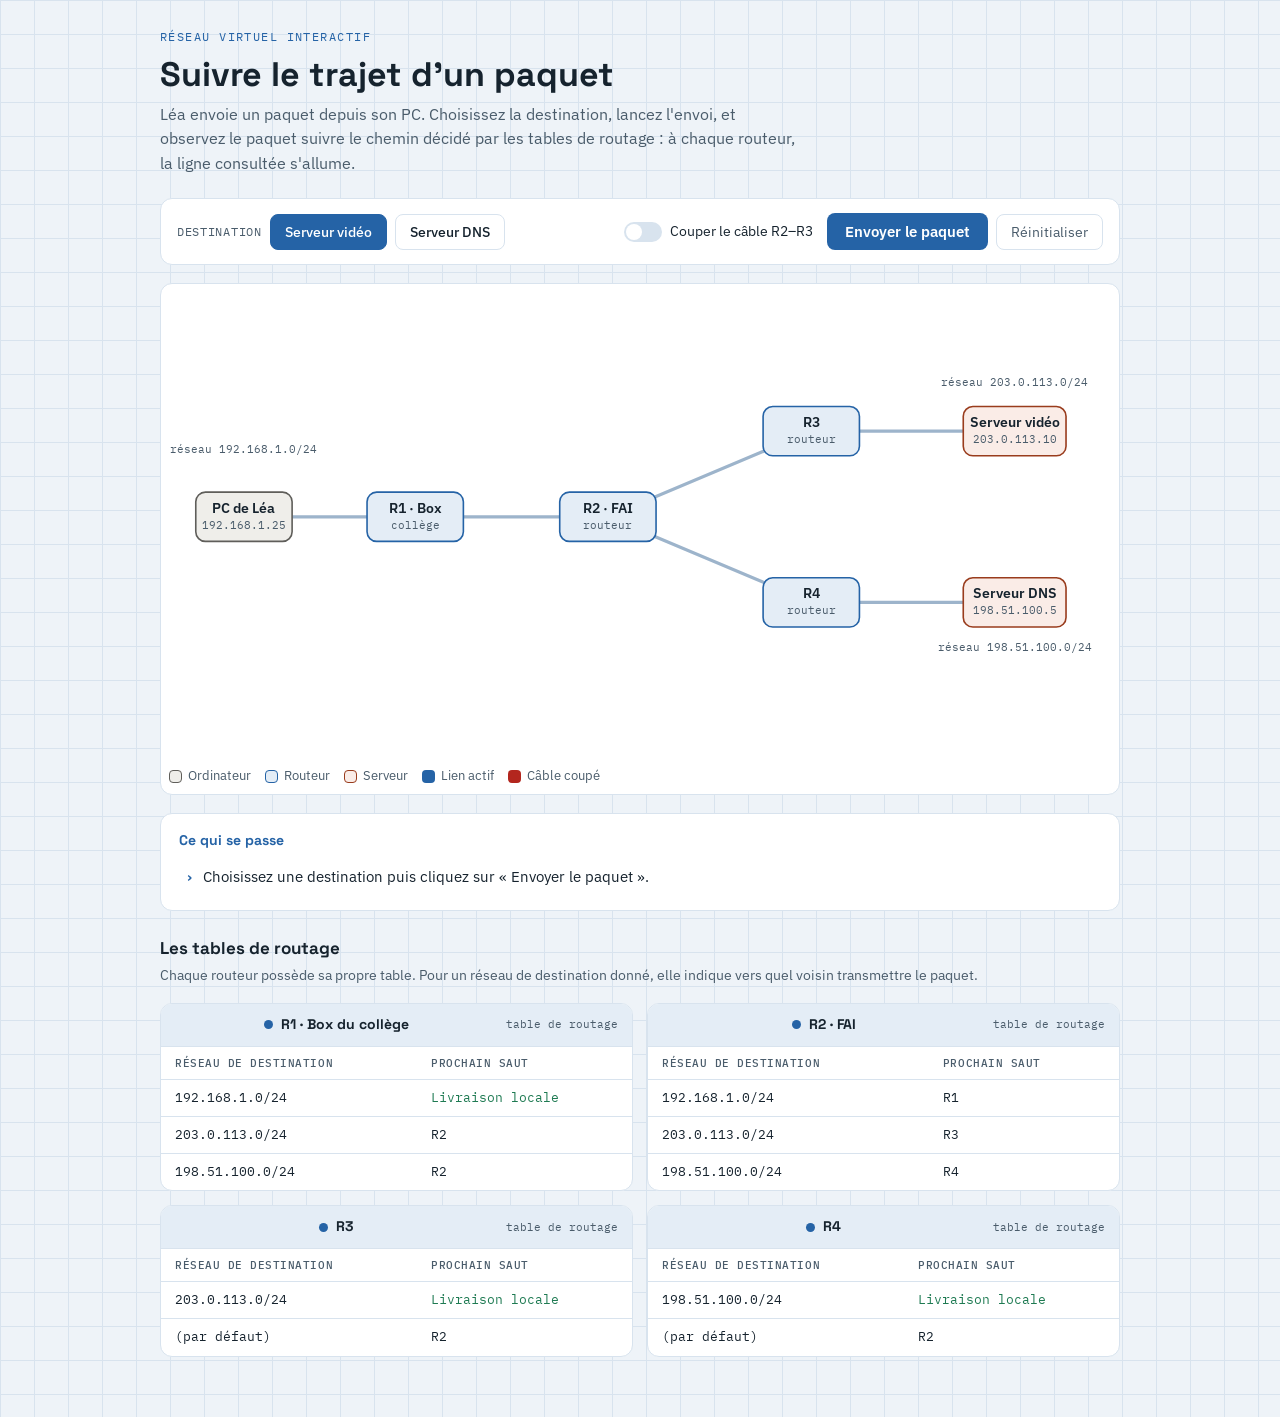
<file: applis/reseau-virtuel-routage-simple.html>
<!DOCTYPE html>
<html lang="fr">
<head>
<meta charset="UTF-8">
<meta name="viewport" content="width=device-width, initial-scale=1.0">
<title>Réseau virtuel — trajet et table de routage</title>
<link rel="preconnect" href="https://fonts.googleapis.com">
<link rel="preconnect" href="https://fonts.gstatic.com" crossorigin>
<link href="https://fonts.googleapis.com/css2?family=Space+Grotesk:wght@500;600;700&family=IBM+Plex+Sans:wght@400;500;600&family=IBM+Plex+Mono:wght@400;500;600&display=swap" rel="stylesheet">
<style>
  :root{
    --bg:#EEF3F8; --grid:#D8E3EE; --surface:#FFFFFF;
    --ink:#16232E; --ink-soft:#4A5C6B;
    --accent:#2563A6; --accent-soft:#E4EDF6;
    --ok:#1E7A52; --ok-soft:#E4F3EC;
    --warn:#B5590F; --warn-soft:#FBEDDF;
    --danger:#B3261E; --danger-soft:#FBE9E7;
    --host:#5F5E5A; --host-soft:#EFEEEA;
    --server:#993C1D; --server-soft:#FAECE7;
    --radius:12px;
    --fd:'Space Grotesk',sans-serif;
    --fb:'IBM Plex Sans',sans-serif;
    --fm:'IBM Plex Mono',monospace;
  }
  *{box-sizing:border-box;}
  body{
    margin:0; color:var(--ink); font-family:var(--fb); font-size:16px; line-height:1.55;
    background:
      linear-gradient(var(--grid) 1px, transparent 1px) 0 0/100% 34px,
      linear-gradient(90deg, var(--grid) 1px, transparent 1px) 0 0/34px 100%,
      var(--bg);
  }
  .wrap{max-width:1000px; margin:0 auto; padding:28px 20px 60px;}

  header .eyebrow{
    font-family:var(--fm); font-size:12px; letter-spacing:.12em; text-transform:uppercase;
    color:var(--accent); margin:0 0 8px;
  }
  header h1{
    font-family:var(--fd); font-weight:700; font-size:clamp(24px,3.6vw,34px);
    line-height:1.15; margin:0 0 8px;
  }
  header p.lead{color:var(--ink-soft); max-width:64ch; margin:0 0 22px;}

  .controls{
    display:flex; flex-wrap:wrap; align-items:center; gap:10px 14px;
    background:var(--surface); border:1px solid var(--grid); border-radius:var(--radius);
    padding:14px 16px; margin-bottom:18px;
  }
  .controls .group{display:flex; align-items:center; gap:8px;}
  .controls .label{
    font-family:var(--fm); font-size:11.5px; text-transform:uppercase; letter-spacing:.06em;
    color:var(--ink-soft);
  }
  .dest-btn{
    font-family:var(--fb); font-size:14px; font-weight:500;
    border:1px solid var(--grid); background:var(--surface); color:var(--ink);
    padding:8px 14px; border-radius:8px; cursor:pointer; transition:.15s;
  }
  .dest-btn:hover{border-color:var(--accent);}
  .dest-btn.active{background:var(--accent); border-color:var(--accent); color:#fff;}
  .send-btn{
    font-family:var(--fb); font-size:14.5px; font-weight:600;
    background:var(--accent); color:#fff; border:none; border-radius:8px;
    padding:9px 18px; cursor:pointer; transition:.15s;
  }
  .send-btn:hover{background:#1d5090;}
  .send-btn:disabled{opacity:.5; cursor:default;}
  .ghost-btn{
    font-family:var(--fb); font-size:14px; background:transparent; color:var(--ink-soft);
    border:1px solid var(--grid); border-radius:8px; padding:8px 14px; cursor:pointer;
  }
  .ghost-btn:hover{border-color:var(--ink-soft);}
  .switch{display:flex; align-items:center; gap:8px; cursor:pointer; user-select:none; font-size:14px;}
  .switch input{position:absolute; opacity:0; width:0; height:0;}
  .track{width:38px; height:20px; border-radius:10px; background:var(--grid); position:relative; transition:.2s; flex-shrink:0;}
  .track::after{content:''; position:absolute; top:2px; left:2px; width:16px; height:16px; border-radius:50%; background:#fff; transition:.2s;}
  .switch input:checked + .track{background:var(--danger);}
  .switch input:checked + .track::after{transform:translateX(18px);}

  .stage{
    background:var(--surface); border:1px solid var(--grid); border-radius:var(--radius);
    padding:8px; margin-bottom:18px;
  }
  svg{display:block; width:100%; height:auto;}

  .link{stroke:#9DB4CB; stroke-width:3; stroke-linecap:round; transition:stroke .2s;}
  .link.lit{stroke:var(--accent); stroke-width:4.5;}
  .link.cut{stroke:var(--danger); stroke-width:3; stroke-dasharray:7 7;}
  .node-box{stroke-width:1.5; transition:.2s;}
  .node-box.arrived{stroke-width:3;}
  .nlabel{font-family:var(--fb); font-weight:600; font-size:13px; fill:var(--ink);}
  .nsub{font-family:var(--fm); font-size:10.5px; fill:var(--ink-soft);}
  .net-tag{font-family:var(--fm); font-size:10px; fill:var(--ink-soft);}
  #packet{fill:var(--accent); stroke:#fff; stroke-width:2; opacity:0;}
  #packet.fail{fill:var(--danger);}
  .cut-x{stroke:var(--danger); stroke-width:3; stroke-linecap:round; opacity:0;}
  .cut-x.on{opacity:1;}

  .narration{
    background:var(--surface); border:1px solid var(--grid); border-radius:var(--radius);
    padding:16px 18px; margin-bottom:24px; min-height:96px;
  }
  .narration h2{font-family:var(--fd); font-size:14px; margin:0 0 10px; color:var(--accent);}
  #log{margin:0; padding:0; list-style:none; font-size:14.5px;}
  #log li{padding:5px 0 5px 24px; position:relative; color:var(--ink); opacity:0; animation:fade .3s forwards;}
  #log li::before{content:'›'; position:absolute; left:6px; color:var(--accent); font-family:var(--fm); font-weight:600;}
  #log li.ok::before{content:'✓'; color:var(--ok);}
  #log li.fail::before{content:'✕'; color:var(--danger);}
  #log li.ok{color:var(--ok);}
  #log li.fail{color:var(--danger);}
  @keyframes fade{to{opacity:1;}}

  .tables-title{font-family:var(--fd); font-size:17px; margin:0 0 4px;}
  .tables-sub{color:var(--ink-soft); font-size:14px; margin:0 0 16px;}
  .tables{display:grid; grid-template-columns:repeat(2,1fr); gap:14px;}
  .rt{background:var(--surface); border:1px solid var(--grid); border-radius:var(--radius); overflow:hidden;}
  .rt.active{border-color:var(--accent); box-shadow:0 0 0 2px var(--accent-soft);}
  .rt-head{
    display:flex; align-items:center; gap:8px;
    padding:10px 14px; background:var(--accent-soft); border-bottom:1px solid var(--grid);
  }
  .rt-head .dot{width:9px; height:9px; border-radius:50%; background:var(--accent); flex-shrink:0;}
  .rt-head strong{font-family:var(--fd); font-size:14px;}
  .rt-head span{font-family:var(--fm); font-size:11px; color:var(--ink-soft); margin-left:auto;}
  table.route{width:100%; border-collapse:collapse;}
  table.route th, table.route td{
    text-align:left; padding:8px 14px; font-size:13px; border-bottom:1px solid var(--grid);
  }
  table.route th{
    font-family:var(--fm); font-size:10.5px; text-transform:uppercase; letter-spacing:.05em;
    color:var(--ink-soft); font-weight:500;
  }
  table.route td{font-family:var(--fm); color:var(--ink);}
  table.route tr:last-child td{border-bottom:none;}
  table.route tr.hit td{background:var(--accent-soft); color:var(--accent); font-weight:600;}
  .local{color:var(--ok)!important;}

  .legend{display:flex; flex-wrap:wrap; gap:14px; margin:14px 0 0; font-size:12.5px; color:var(--ink-soft);}
  .legend span{display:flex; align-items:center; gap:6px;}
  .chip{width:13px; height:13px; border-radius:4px; flex-shrink:0;}

  @media (max-width:680px){
    .tables{grid-template-columns:1fr;}
    .controls{flex-direction:column; align-items:stretch;}
    .controls .group{flex-wrap:wrap;}
  }
</style>
</head>
<body>
<div class="wrap">

  <header>
    <p class="eyebrow">Réseau virtuel interactif</p>
    <h1>Suivre le trajet d'un paquet</h1>
    <p class="lead">Léa envoie un paquet depuis son PC. Choisissez la destination, lancez l'envoi, et observez le paquet suivre le chemin décidé par les tables de routage : à chaque routeur, la ligne consultée s'allume.</p>
  </header>

  <div class="controls">
    <div class="group">
      <span class="label">Destination</span>
      <button class="dest-btn active" data-dest="serveurVideo">Serveur vidéo</button>
      <button class="dest-btn" data-dest="serveurDNS">Serveur DNS</button>
    </div>
    <div class="group" style="margin-left:auto;">
      <label class="switch">
        <input type="checkbox" id="cutToggle">
        <span class="track"></span>
        Couper le câble R2–R3
      </label>
    </div>
    <div class="group">
      <button class="send-btn" id="sendBtn">Envoyer le paquet</button>
      <button class="ghost-btn" id="resetBtn">Réinitialiser</button>
    </div>
  </div>

  <div class="stage">
    <svg viewBox="0 0 880 430" role="img" aria-label="Schéma d'un réseau virtuel avec le PC de Léa, trois routeurs et deux serveurs.">
      <!-- réseau tags -->
      <text class="net-tag" x="70" y="150" text-anchor="middle">réseau 192.168.1.0/24</text>
      <text class="net-tag" x="790" y="88" text-anchor="middle">réseau 203.0.113.0/24</text>
      <text class="net-tag" x="790" y="335" text-anchor="middle">réseau 198.51.100.0/24</text>

      <!-- liens -->
      <line class="link" id="l-pc-r1" x1="70" y1="210" x2="230" y2="210"></line>
      <line class="link" id="l-r1-r2" x1="230" y1="210" x2="410" y2="210"></line>
      <line class="link" id="l-r2-r3" x1="410" y1="210" x2="600" y2="130"></line>
      <line class="link" id="l-r2-r4" x1="410" y1="210" x2="600" y2="290"></line>
      <line class="link" id="l-r3-sv" x1="600" y1="130" x2="790" y2="130"></line>
      <line class="link" id="l-r4-sd" x1="600" y1="290" x2="790" y2="290"></line>

      <!-- croix câble coupé -->
      <g id="cutMark">
        <line class="cut-x" x1="497" y1="160" x2="513" y2="176"></line>
        <line class="cut-x" x1="513" y1="160" x2="497" y2="176"></line>
      </g>

      <!-- PC Léa -->
      <g id="n-pcLea">
        <rect class="node-box" x="25" y="187" width="90" height="46" rx="9" fill="var(--host-soft)" stroke="var(--host)"></rect>
        <text class="nlabel" x="70" y="206" text-anchor="middle">PC de Léa</text>
        <text class="nsub" x="70" y="221" text-anchor="middle">192.168.1.25</text>
      </g>
      <!-- R1 -->
      <g id="n-r1">
        <rect class="node-box" x="185" y="187" width="90" height="46" rx="9" fill="var(--accent-soft)" stroke="var(--accent)"></rect>
        <text class="nlabel" x="230" y="206" text-anchor="middle">R1 · Box</text>
        <text class="nsub" x="230" y="221" text-anchor="middle">collège</text>
      </g>
      <!-- R2 -->
      <g id="n-r2">
        <rect class="node-box" x="365" y="187" width="90" height="46" rx="9" fill="var(--accent-soft)" stroke="var(--accent)"></rect>
        <text class="nlabel" x="410" y="206" text-anchor="middle">R2 · FAI</text>
        <text class="nsub" x="410" y="221" text-anchor="middle">routeur</text>
      </g>
      <!-- R3 -->
      <g id="n-r3">
        <rect class="node-box" x="555" y="107" width="90" height="46" rx="9" fill="var(--accent-soft)" stroke="var(--accent)"></rect>
        <text class="nlabel" x="600" y="126" text-anchor="middle">R3</text>
        <text class="nsub" x="600" y="141" text-anchor="middle">routeur</text>
      </g>
      <!-- R4 -->
      <g id="n-r4">
        <rect class="node-box" x="555" y="267" width="90" height="46" rx="9" fill="var(--accent-soft)" stroke="var(--accent)"></rect>
        <text class="nlabel" x="600" y="286" text-anchor="middle">R4</text>
        <text class="nsub" x="600" y="301" text-anchor="middle">routeur</text>
      </g>
      <!-- serveur vidéo -->
      <g id="n-serveurVideo">
        <rect class="node-box" x="742" y="107" width="96" height="46" rx="9" fill="var(--server-soft)" stroke="var(--server)"></rect>
        <text class="nlabel" x="790" y="126" text-anchor="middle">Serveur vidéo</text>
        <text class="nsub" x="790" y="141" text-anchor="middle">203.0.113.10</text>
      </g>
      <!-- serveur DNS -->
      <g id="n-serveurDNS">
        <rect class="node-box" x="742" y="267" width="96" height="46" rx="9" fill="var(--server-soft)" stroke="var(--server)"></rect>
        <text class="nlabel" x="790" y="286" text-anchor="middle">Serveur DNS</text>
        <text class="nsub" x="790" y="301" text-anchor="middle">198.51.100.5</text>
      </g>

      <!-- paquet -->
      <circle id="packet" cx="70" cy="210" r="9"></circle>
    </svg>

    <div class="legend">
      <span><span class="chip" style="background:var(--host-soft); border:1px solid var(--host);"></span>Ordinateur</span>
      <span><span class="chip" style="background:var(--accent-soft); border:1px solid var(--accent);"></span>Routeur</span>
      <span><span class="chip" style="background:var(--server-soft); border:1px solid var(--server);"></span>Serveur</span>
      <span><span class="chip" style="background:var(--accent);"></span>Lien actif</span>
      <span><span class="chip" style="background:var(--danger);"></span>Câble coupé</span>
    </div>
  </div>

  <div class="narration">
    <h2>Ce qui se passe</h2>
    <ul id="log">
      <li>Choisissez une destination puis cliquez sur « Envoyer le paquet ».</li>
    </ul>
  </div>

  <h2 class="tables-title">Les tables de routage</h2>
  <p class="tables-sub">Chaque routeur possède sa propre table. Pour un réseau de destination donné, elle indique vers quel voisin transmettre le paquet.</p>

  <div class="tables">
    <div class="rt" id="rt-r1">
      <div class="rt-head"><span class="dot"></span><strong>R1 · Box du collège</strong><span>table de routage</span></div>
      <table class="route">
        <tr><th>Réseau de destination</th><th>Prochain saut</th></tr>
        <tr data-net="N1"><td>192.168.1.0/24</td><td class="local">Livraison locale</td></tr>
        <tr data-net="N4"><td>203.0.113.0/24</td><td>R2</td></tr>
        <tr data-net="N5"><td>198.51.100.0/24</td><td>R2</td></tr>
      </table>
    </div>

    <div class="rt" id="rt-r2">
      <div class="rt-head"><span class="dot"></span><strong>R2 · FAI</strong><span>table de routage</span></div>
      <table class="route">
        <tr><th>Réseau de destination</th><th>Prochain saut</th></tr>
        <tr data-net="N1"><td>192.168.1.0/24</td><td>R1</td></tr>
        <tr data-net="N4"><td>203.0.113.0/24</td><td>R3</td></tr>
        <tr data-net="N5"><td>198.51.100.0/24</td><td>R4</td></tr>
      </table>
    </div>

    <div class="rt" id="rt-r3">
      <div class="rt-head"><span class="dot"></span><strong>R3</strong><span>table de routage</span></div>
      <table class="route">
        <tr><th>Réseau de destination</th><th>Prochain saut</th></tr>
        <tr data-net="N4"><td>203.0.113.0/24</td><td class="local">Livraison locale</td></tr>
        <tr data-net="default"><td>(par défaut)</td><td>R2</td></tr>
      </table>
    </div>

    <div class="rt" id="rt-r4">
      <div class="rt-head"><span class="dot"></span><strong>R4</strong><span>table de routage</span></div>
      <table class="route">
        <tr><th>Réseau de destination</th><th>Prochain saut</th></tr>
        <tr data-net="N5"><td>198.51.100.0/24</td><td class="local">Livraison locale</td></tr>
        <tr data-net="default"><td>(par défaut)</td><td>R2</td></tr>
      </table>
    </div>
  </div>

</div>

<script>
(function(){
  const NODES = {
    pcLea:        {x:70,  y:210, name:'PC de Léa',    ip:'192.168.1.25'},
    r1:           {x:230, y:210, name:'R1'},
    r2:           {x:410, y:210, name:'R2'},
    r3:           {x:600, y:130, name:'R3'},
    r4:           {x:600, y:290, name:'R4'},
    serveurVideo: {x:790, y:130, name:'Serveur vidéo', ip:'203.0.113.10'},
    serveurDNS:   {x:790, y:290, name:'Serveur DNS',   ip:'198.51.100.5'}
  };
  const HOST_NET = { serveurVideo:'N4', serveurDNS:'N5', pcLea:'N1' };
  const NET_ADDR = { N1:'192.168.1.0/24', N4:'203.0.113.0/24', N5:'198.51.100.0/24' };
  const ROUTING = {
    r1:{N1:'local', N4:'r2', N5:'r2'},
    r2:{N1:'r1',    N4:'r3', N5:'r4'},
    r3:{N4:'local', default:'r2'},
    r4:{N5:'local', default:'r2'}
  };
  // lien SVG entre deux noeuds
  const LINK_ID = {
    'pcLea-r1':'l-pc-r1', 'r1-r2':'l-r1-r2',
    'r2-r3':'l-r2-r3', 'r2-r4':'l-r2-r4',
    'r3-serveurVideo':'l-r3-sv', 'r4-serveurDNS':'l-r4-sd'
  };

  let dest = 'serveurVideo';
  let busy = false;

  const packet = document.getElementById('packet');
  const logEl = document.getElementById('log');
  const sendBtn = document.getElementById('sendBtn');
  const resetBtn = document.getElementById('resetBtn');
  const cutToggle = document.getElementById('cutToggle');
  const cutMark = document.querySelectorAll('#cutMark .cut-x');

  const sleep = ms => new Promise(r=>setTimeout(r,ms));

  function clearHighlights(){
    document.querySelectorAll('.link').forEach(l=>l.classList.remove('lit'));
    document.querySelectorAll('.rt').forEach(t=>t.classList.remove('active'));
    document.querySelectorAll('table.route tr').forEach(r=>r.classList.remove('hit'));
    document.querySelectorAll('.node-box').forEach(n=>n.classList.remove('arrived'));
    packet.classList.remove('fail');
  }

  function logLine(text, cls){
    const li = document.createElement('li');
    if(cls) li.className = cls;
    li.textContent = text;
    logEl.appendChild(li);
  }

  function resetLog(){ logEl.innerHTML=''; }

  function linkBetween(a,b){
    return LINK_ID[a+'-'+b] || LINK_ID[b+'-'+a];
  }

  function litLink(a,b){
    const id = linkBetween(a,b);
    if(id) document.getElementById(id).classList.add('lit');
  }

  function highlightRow(router, net){
    const rt = document.getElementById('rt-'+router);
    rt.classList.add('active');
    let row = rt.querySelector('tr[data-net="'+net+'"]');
    if(!row) row = rt.querySelector('tr[data-net="default"]');
    if(row) row.classList.add('hit');
  }

  function tween(x1,y1,x2,y2,dur){
    return new Promise(res=>{
      const t0 = performance.now();
      function frame(now){
        let t = Math.min(1,(now-t0)/dur);
        const e = t<0.5 ? 2*t*t : -1+(4-2*t)*t;
        packet.setAttribute('cx', x1+(x2-x1)*e);
        packet.setAttribute('cy', y1+(y2-y1)*e);
        if(t<1) requestAnimationFrame(frame); else res();
      }
      requestAnimationFrame(frame);
    });
  }

  // construit la liste ordonnée des noeuds selon les tables de routage
  function computePath(destId){
    const destNet = HOST_NET[destId];
    const path = ['pcLea','r1'];
    let current = 'r1', guard=0;
    while(guard++ < 12){
      const table = ROUTING[current];
      const next = table[destNet] || table['default'];
      if(next === 'local'){ path.push(destId); break; }
      path.push(next);
      current = next;
    }
    return {path, destNet};
  }

  async function send(){
    if(busy) return;
    busy = true;
    sendBtn.disabled = true;
    clearHighlights();
    resetLog();

    const {path, destNet} = computePath(dest);
    const destName = NODES[dest].name, destIP = NODES[dest].ip;
    const cut = cutToggle.checked;

    packet.setAttribute('cx', NODES.pcLea.x);
    packet.setAttribute('cy', NODES.pcLea.y);
    packet.style.opacity = 1;

    logLine('Léa (192.168.1.25) prépare un paquet pour '+destName+' ('+destIP+').');
    await sleep(500);

    let hops = 0;
    for(let i=0;i<path.length-1;i++){
      const from = path[i], to = path[i+1];

      // décision de routage au niveau d'un routeur (pas au niveau du PC de départ)
      if(from !== 'pcLea'){
        const nextName = (to==='serveurVideo'||to==='serveurDNS') ? destName : to.toUpperCase();
        highlightRow(from, destNet);
        if(ROUTING[from][destNet]==='local' || (!ROUTING[from][destNet] && ROUTING[from]['default'] && to===dest)){
          logLine(from.toUpperCase()+' est connecté au réseau '+NET_ADDR[destNet]+' : livraison à '+destName+'.');
        } else {
          logLine(from.toUpperCase()+' consulte sa table : '+NET_ADDR[destNet]+' → transmettre à '+nextName+'.');
        }
        await sleep(650);
      } else {
        logLine('Le paquet quitte le PC vers sa passerelle R1.');
        await sleep(450);
      }

      // panne : câble R2-R3 coupé
      if(cut && ((from==='r2'&&to==='r3')||(from==='r3'&&to==='r2'))){
        logLine('R2 doit transmettre à R3, mais le câble est coupé. Aucune route disponible.', 'fail');
        packet.classList.add('fail');
        logLine('Timeout ! Le paquet n\'atteint pas '+destName+'.', 'fail');
        busy=false; sendBtn.disabled=false;
        return;
      }

      litLink(from,to);
      await tween(NODES[from].x,NODES[from].y,NODES[to].x,NODES[to].y, 750);
      hops++;
    }

    document.querySelector('#n-'+dest+' .node-box').classList.add('arrived');
    logLine('Paquet arrivé à '+destName+' ! Trajet : '+path.map(p=>NODES[p].name||p.toUpperCase()).join(' → ')+'.', 'ok');
    logLine('Nombre de liaisons traversées : '+hops+'.', 'ok');

    busy=false; sendBtn.disabled=false;
  }

  function resetAll(){
    if(busy) return;
    clearHighlights();
    resetLog();
    logLine('Choisissez une destination puis cliquez sur « Envoyer le paquet ».');
    packet.style.opacity = 0;
    packet.setAttribute('cx', NODES.pcLea.x);
    packet.setAttribute('cy', NODES.pcLea.y);
  }

  document.querySelectorAll('.dest-btn').forEach(btn=>{
    btn.addEventListener('click', ()=>{
      if(busy) return;
      document.querySelectorAll('.dest-btn').forEach(b=>b.classList.remove('active'));
      btn.classList.add('active');
      dest = btn.dataset.dest;
      resetAll();
    });
  });

  cutToggle.addEventListener('change', ()=>{
    document.getElementById('l-r2-r3').classList.toggle('cut', cutToggle.checked);
    cutMark.forEach(x=>x.classList.toggle('on', cutToggle.checked));
    if(!busy) resetAll();
  });

  sendBtn.addEventListener('click', send);
  resetBtn.addEventListener('click', resetAll);
})();
</script>
</body>
</html>
</file>
<file: assets/css/style.css>
/* ==========================================================
   Techno 3e — feuille de style commune
   Identité « labo tech » : circuit imprimé, néons, et le
   triptyque Matière (orange) · Énergie (jaune) · Information (cyan).
   ========================================================== */

:root{
  /* --- thème sombre (par défaut) --- */
  --bg:#060A13; --bg-2:#0A1020;
  --surface:#0E1525; --surface-2:#131C30; --surface-3:#1A2540;
  --ink:#E7EEF8; --muted:#8B9BB5; --line:#1E2A44; --line-2:#2A3A5C;
  --accent:#2DD4FF; --accent-ink:#03121A;

  /* triptyque */
  --matiere:#FF8A3D; --energie:#FFD23F; --information:#2DD4FF;

  /* thèmes du programme */
  --t1:var(--information);  /* informatique & programmation */
  --t2:var(--energie);      /* énergie */
  --t3:#A78BFA;             /* objets & systèmes / robot */
  --t4:var(--matiere);      /* matériaux & conception */
  --t5:#4ADE80;             /* développement durable */
  --t6:#F472B6;             /* réseaux & communication */
  --ok:#4ADE80; --ko:#FB7185;

  --trace:rgba(45,212,255,.07); --via:rgba(45,212,255,.13);
  --glow:0 0 0 1px color-mix(in srgb, var(--c, var(--accent)) 55%, transparent), 0 12px 40px -12px color-mix(in srgb, var(--c, var(--accent)) 55%, transparent);
  --shadow:0 1px 0 rgba(255,255,255,.03) inset, 0 10px 30px -14px rgba(0,0,0,.6);
  --radius:16px;
  --f-display:"Space Grotesk","Segoe UI",system-ui,sans-serif;
  --f-body:"Inter",system-ui,-apple-system,"Segoe UI",Roboto,sans-serif;
  --f-mono:"JetBrains Mono",ui-monospace,Menlo,Consolas,monospace;
  color-scheme:dark;
}
:root[data-theme="light"]{
  --bg:#F3F6FB; --bg-2:#EAF0F8;
  --surface:#FFFFFF; --surface-2:#F5F8FC; --surface-3:#EBF1F8;
  --ink:#0A1222; --muted:#55657E; --line:#DCE4EF; --line-2:#C7D3E3;
  --accent:#0088B8; --accent-ink:#FFFFFF;
  --matiere:#D9600F; --energie:#B98A00; --information:#0088B8;
  --t3:#6D4FD8; --t5:#16A34A; --t6:#D0337E; --ok:#16A34A; --ko:#DC2647;
  --trace:rgba(0,120,170,.07); --via:rgba(0,120,170,.12);
  --shadow:0 1px 2px rgba(10,18,34,.05), 0 10px 28px -14px rgba(10,18,34,.18);
  color-scheme:light;
}

*{box-sizing:border-box}
html{scroll-behavior:smooth}
body{
  margin:0; font-family:var(--f-body); font-size:16.5px; line-height:1.6; color:var(--ink);
  background-color:var(--bg);
  background-image:
    radial-gradient(900px 500px at 85% -10%, color-mix(in srgb, var(--information) 14%, transparent), transparent 60%),
    radial-gradient(700px 500px at -10% 30%, color-mix(in srgb, var(--t3) 10%, transparent), transparent 60%),
    var(--pcb);
  background-attachment:fixed;
  min-height:100vh; display:flex; flex-direction:column;
  -webkit-font-smoothing:antialiased;
}
/* motif circuit imprimé (pistes + pastilles) */
:root{ --pcb:url("data:image/svg+xml,%3Csvg xmlns='http://www.w3.org/2000/svg' width='220' height='220' fill='none'%3E%3Cg stroke='%232DD4FF' stroke-opacity='.07' stroke-width='1.5'%3E%3Cpath d='M0 40h60l20 20h60l20-20h60M40 0v30l20 20v70M180 220v-50l-20-20H110M220 120h-40l-20 20v30M0 170h50l20-20v-40'/%3E%3C/g%3E%3Cg fill='%232DD4FF' fill-opacity='.14'%3E%3Ccircle cx='60' cy='120' r='3.5'/%3E%3Ccircle cx='110' cy='150' r='3.5'/%3E%3Ccircle cx='160' cy='170' r='3.5'/%3E%3Ccircle cx='70' cy='110' r='0'/%3E%3Ccircle cx='140' cy='60' r='3'/%3E%3C/g%3E%3C/svg%3E"); }
:root[data-theme="light"]{ --pcb:url("data:image/svg+xml,%3Csvg xmlns='http://www.w3.org/2000/svg' width='220' height='220' fill='none'%3E%3Cg stroke='%230088B8' stroke-opacity='.08' stroke-width='1.5'%3E%3Cpath d='M0 40h60l20 20h60l20-20h60M40 0v30l20 20v70M180 220v-50l-20-20H110M220 120h-40l-20 20v30M0 170h50l20-20v-40'/%3E%3C/g%3E%3Cg fill='%230088B8' fill-opacity='.14'%3E%3Ccircle cx='60' cy='120' r='3.5'/%3E%3Ccircle cx='110' cy='150' r='3.5'/%3E%3Ccircle cx='160' cy='170' r='3.5'/%3E%3Ccircle cx='140' cy='60' r='3'/%3E%3C/g%3E%3C/svg%3E"); }

main{flex:1; width:100%; max-width:1200px; margin:0 auto; padding:34px 22px 72px}
a{color:var(--accent); text-underline-offset:3px}
img{max-width:100%}
h1,h2,h3{font-family:var(--f-display); line-height:1.1; margin:0 0 .45em; letter-spacing:-.02em}
h1{font-size:clamp(34px,5.2vw,60px); font-weight:700}
h2{font-size:clamp(22px,2.6vw,28px); font-weight:600}
h3{font-size:18.5px; font-weight:600; letter-spacing:-.01em}
p{margin:0 0 .8em}
code,kbd{font-family:var(--f-mono); font-size:.86em; background:var(--surface-2); border:1px solid var(--line); border-radius:6px; padding:1px 6px}
:focus-visible{outline:2px solid var(--accent); outline-offset:3px; border-radius:6px}
.sr-only{position:absolute;width:1px;height:1px;overflow:hidden;clip:rect(0 0 0 0);white-space:nowrap}
.ico{width:1em; height:1em; display:inline-block; vertical-align:-.15em; flex:none}
::selection{background:color-mix(in srgb, var(--accent) 35%, transparent)}

/* ---------- En-tête ---------- */
.site-header{position:sticky; top:0; z-index:50; background:color-mix(in srgb, var(--bg) 78%, transparent);
  backdrop-filter:blur(14px) saturate(1.4); -webkit-backdrop-filter:blur(14px) saturate(1.4); border-bottom:1px solid var(--line)}
.site-header .bar{max-width:1200px; margin:0 auto; padding:10px 22px; display:flex; align-items:center; gap:18px}
.brand{display:flex; align-items:center; gap:10px; text-decoration:none; color:var(--ink); font-family:var(--f-display); font-weight:700; font-size:19px; white-space:nowrap; letter-spacing:-.02em}
.brand b{color:var(--accent); font-weight:400}
.brand-txt{display:flex; flex-direction:column; line-height:1.05}
.brand-name{font-family:"Audiowide", var(--f-display); font-weight:400; font-size:21px; letter-spacing:.03em}
.brand-name b{text-shadow:0 0 14px color-mix(in srgb, var(--accent) 55%, transparent)}
.brand-sub{font-family:var(--f-mono); font-size:11px; font-weight:500; letter-spacing:.06em; color:var(--muted); margin-top:3px}
.brand-logo{width:36px; height:36px; border-radius:10px; display:grid; place-items:center; color:var(--accent);
  background:color-mix(in srgb, var(--accent) 12%, var(--surface)); border:1px solid color-mix(in srgb, var(--accent) 40%, transparent);
  box-shadow:0 0 20px -6px var(--accent)}
.brand-logo svg{width:22px; height:22px}
.nav{display:flex; gap:2px; margin-left:auto; flex-wrap:wrap}
.nav a{font-family:var(--f-display); font-weight:500; font-size:15px; text-decoration:none; color:var(--muted); padding:7px 12px; border-radius:9px; position:relative}
.nav a:hover{color:var(--ink); background:var(--surface-2)}
.nav a[aria-current="page"]{color:var(--ink)}
.nav a[aria-current="page"]::after{content:""; position:absolute; left:12px; right:12px; bottom:1px; height:2px; border-radius:2px; background:var(--accent); box-shadow:0 0 10px var(--accent)}
.icon-btn{border:1px solid var(--line-2); background:var(--surface); color:var(--ink); width:38px; height:38px; border-radius:10px; cursor:pointer; display:grid; place-items:center; flex:none}
.icon-btn:hover{border-color:var(--accent); color:var(--accent)}
.icon-btn svg{width:18px; height:18px}
.menu-btn{display:none}
@media (max-width:1000px){
  .menu-btn{display:grid; margin-left:auto}
  .nav{display:none; position:absolute; left:0; right:0; top:100%; background:var(--surface); border-bottom:1px solid var(--line); flex-direction:column; padding:10px 14px 16px; box-shadow:var(--shadow)}
  .nav.open{display:flex}
  .nav a{padding:11px 12px; font-size:16px}
  .nav a[aria-current="page"]::after{left:0; right:auto; top:10px; bottom:10px; width:3px; height:auto}
}

.apercu-bar{position:sticky; top:59px; z-index:40; background:var(--energie); color:#1a1300; font:600 13.5px var(--f-body); padding:8px 22px; display:flex; gap:12px; justify-content:center; align-items:center; flex-wrap:wrap}
.apercu-bar button{font:600 13px var(--f-body); border:1px solid #1a1300; background:transparent; color:#1a1300; border-radius:8px; padding:3px 10px; cursor:pointer}
.tag.masque{color:#1a1300; background:var(--energie); border-color:transparent}

/* ---------- Pied de page ---------- */
.site-footer{border-top:1px solid var(--line); background:color-mix(in srgb, var(--bg) 85%, transparent); color:var(--muted); font-size:13.5px; font-family:var(--f-mono)}
.site-footer .bar{max-width:1200px; margin:0 auto; padding:18px 22px; display:flex; flex-wrap:wrap; gap:8px 24px; justify-content:space-between; align-items:center}
.ia-badge{display:inline-flex; align-items:center; gap:7px; padding:4px 11px; border-radius:999px; border:1px solid color-mix(in srgb, var(--t3) 45%, transparent); background:color-mix(in srgb, var(--t3) 10%, transparent); color:var(--ink)}
a.ia-badge{text-decoration:none}
a.ia-badge:hover{border-color:var(--t3); color:var(--t3)}
@media (max-width:600px){ .site-footer{font-size:12px} .ia-badge{padding:4px 9px} }
.ia-badge .ico{width:17px; height:17px; color:var(--t3)}
.triad-dots{display:inline-flex; gap:6px; align-items:center}
.triad-dots i{width:8px; height:8px; border-radius:50%; display:inline-block}

/* ---------- Titres de page ---------- */
.page-head{margin:6px 0 30px}
.eyebrow{font-family:var(--f-mono); font-size:12.5px; letter-spacing:.12em; text-transform:uppercase; color:var(--accent); font-weight:500; margin-bottom:12px; display:inline-flex; align-items:center; gap:8px}
.eyebrow::before{content:"//"; opacity:.55}
.lead{font-size:18.5px; color:var(--muted)}
.grad{background:linear-gradient(90deg, var(--matiere), var(--energie) 45%, var(--information)); -webkit-background-clip:text; background-clip:text; color:transparent}

/* ---------- Cartes & grilles ---------- */
.grid{display:grid; gap:16px; grid-template-columns:repeat(auto-fill, minmax(min(100%, 280px), 1fr))}
.card{--c:var(--accent); background:linear-gradient(180deg, var(--surface-2), var(--surface)); border:1px solid var(--line); border-radius:var(--radius); padding:22px; box-shadow:var(--shadow); position:relative; overflow:hidden}
.card::before{content:""; position:absolute; left:0; right:0; top:0; height:2px; background:linear-gradient(90deg, transparent, var(--c), transparent); opacity:0; transition:opacity .2s}
a.card{display:block; text-decoration:none; color:inherit; transition:transform .2s, box-shadow .2s, border-color .2s}
a.card:hover, .card.hoverable:hover{transform:translateY(-3px); border-color:transparent; box-shadow:var(--glow)}
a.card:hover::before{opacity:1}
.card h3{margin-bottom:6px}
.logo-box{width:46px; height:46px; border-radius:12px; background:#fff; border:1px solid var(--line); display:grid; place-items:center; flex:none; box-shadow:0 1px 3px rgba(0,0,0,.08)}
.logo-box img{width:30px; height:30px; object-fit:contain; display:block}
.logo-box .ico{display:none; width:22px; height:22px; color:var(--c, var(--accent))}
.logo-box.no-logo{background:color-mix(in srgb, var(--c, var(--accent)) 12%, transparent); border-color:color-mix(in srgb, var(--c, var(--accent)) 35%, transparent); box-shadow:none}
.logo-box.no-logo .ico{display:block}
.card-title{display:flex; gap:12px; align-items:center; margin-bottom:10px}
.card-title h3{margin:0}
.card p{color:var(--muted); font-size:15px; margin:0}
.card .card-foot{margin-top:16px; display:flex; flex-wrap:wrap; gap:6px; align-items:center}
.card-icon{width:46px; height:46px; border-radius:12px; display:grid; place-items:center; margin-bottom:16px; color:var(--c);
  background:color-mix(in srgb, var(--c) 12%, transparent); border:1px solid color-mix(in srgb, var(--c) 35%, transparent)}
.card-icon svg{width:23px; height:23px}
.card-num{position:absolute; top:18px; right:20px; font-family:var(--f-mono); font-size:12px; color:var(--muted); opacity:.7}
.card .arrow{position:absolute; right:20px; bottom:18px; color:var(--c); opacity:0; transform:translateX(-6px); transition:.2s}
a.card:hover .arrow{opacity:1; transform:none}

.tag{display:inline-flex; align-items:center; gap:5px; font-family:var(--f-mono); font-size:11.5px; font-weight:500; padding:3px 9px; border-radius:6px; background:var(--surface-3); color:var(--muted); border:1px solid var(--line); white-space:nowrap; letter-spacing:.01em}
.tag[class*=" t"]{--k:var(--accent); color:var(--k); background:color-mix(in srgb, var(--k) 12%, transparent); border-color:color-mix(in srgb, var(--k) 30%, transparent)}
.tag.t1{--k:var(--t1)} .tag.t2{--k:var(--t2)} .tag.t3{--k:var(--t3)} .tag.t4{--k:var(--t4)} .tag.t5{--k:var(--t5)} .tag.t6{--k:var(--t6)}
.tag.soon{border-style:dashed}

.btn{display:inline-flex; align-items:center; gap:8px; font-family:var(--f-display); font-weight:600; font-size:15.5px; padding:11px 20px; border-radius:11px; border:1px solid var(--accent); background:var(--accent); color:var(--accent-ink); text-decoration:none; cursor:pointer; box-shadow:0 0 24px -8px var(--accent); transition:transform .15s, box-shadow .15s}
.btn:hover{transform:translateY(-1px); box-shadow:0 0 32px -6px var(--accent)}
.btn.ghost{background:transparent; color:var(--ink); border-color:var(--line-2); box-shadow:none}
.btn.ghost:hover{border-color:var(--accent); color:var(--accent)}
.btn.small{font-size:13.5px; padding:6px 12px; border-radius:9px}
.btn[disabled]{opacity:.45; cursor:not-allowed}

/* ---------- Barre d'outils (recherche / filtres) ---------- */
.toolbar{display:flex; flex-wrap:wrap; gap:10px; align-items:center; margin-bottom:20px}
.search{flex:1 1 260px; display:flex; align-items:center; gap:10px; background:var(--surface); border:1px solid var(--line-2); border-radius:12px; padding:0 14px; font-family:var(--f-mono)}
.search::before{content:">"; color:var(--accent); font-weight:700}
.search:focus-within{border-color:var(--accent); box-shadow:0 0 0 3px color-mix(in srgb, var(--accent) 20%, transparent)}
.search input{border:0; outline:0; background:transparent; color:var(--ink); font:inherit; font-size:15px; padding:11px 0; width:100%}
.search input::placeholder{color:var(--muted)}
.search svg{display:none}
.chips{display:flex; flex-wrap:wrap; gap:6px}
.chip{font:500 13.5px var(--f-display); padding:7px 13px; border-radius:999px; border:1px solid var(--line-2); background:var(--surface); color:var(--muted); cursor:pointer; display:inline-flex; gap:6px; align-items:center}
.chip:hover{color:var(--ink); border-color:var(--muted)}
.chip[aria-pressed="true"]{background:color-mix(in srgb, var(--accent) 14%, var(--surface)); color:var(--accent); border-color:var(--accent)}
.count{font-family:var(--f-mono); font-size:12.5px; color:var(--muted); margin:-4px 0 16px}
.count::before{content:"› "}
.empty{text-align:center; color:var(--muted); padding:40px 10px; border:1px dashed var(--line-2); border-radius:var(--radius); font-family:var(--f-mono); font-size:14px}

/* ---------- Accueil : hero ---------- */
.hero{display:grid; grid-template-columns:1.1fr .9fr; gap:30px; align-items:center; margin:0 0 48px; min-height:min(76vh, 600px)}
.hero h1{font-size:clamp(40px,6vw,72px); line-height:1.02}
.hero h1 .l{display:block}
.hero h1.motto{font-size:clamp(26px,4.3vw,58px); line-height:1.1}
.hero h1.motto .l{white-space:nowrap}
.hero h1 .m{color:var(--matiere)} .hero h1 .e{color:var(--energie)} .hero h1 .i{color:var(--information)}
.terminal{font-family:var(--f-mono); font-size:14.5px; color:var(--muted); background:var(--surface); border:1px solid var(--line); border-radius:10px; padding:10px 14px; display:flex; gap:8px; margin:6px 0 20px; width:min(100%, 440px); overflow:hidden; white-space:nowrap}
.terminal .p{color:var(--t5)} .terminal .typed{color:var(--ink)}
.caret{display:inline-block; width:8px; height:1.1em; background:var(--accent); vertical-align:-.2em; animation:blink 1s steps(1) infinite}
@keyframes blink{50%{opacity:0}}
.hero-actions{display:flex; flex-wrap:wrap; gap:10px; margin-top:26px}
.hero-visual{position:relative}
.hero-visual svg{width:100%; height:auto; display:block; overflow:visible}
.sys-label{font-family:var(--f-mono); font-size:11px; letter-spacing:.14em; fill:var(--muted)}
.sys-name{font-family:var(--f-display); font-size:15px; font-weight:600; fill:var(--ink)}
@media (max-width:880px){ .hero{grid-template-columns:1fr; min-height:0} .hero-visual{max-width:440px; margin:0 auto; width:100%} }

.stats{display:grid; grid-template-columns:repeat(4,1fr); border:1px solid var(--line); border-radius:var(--radius); background:var(--surface); margin:0 0 44px; overflow:hidden}
.stats div{padding:16px 20px; border-right:1px solid var(--line)}
.stats div:last-child{border-right:0}
.stats b{display:block; font-family:var(--f-display); font-size:30px; letter-spacing:-.02em}
.stats span{font-family:var(--f-mono); font-size:12px; color:var(--muted); text-transform:uppercase; letter-spacing:.08em}
@media (max-width:700px){ .stats{grid-template-columns:1fr 1fr} .stats div:nth-child(2){border-right:0} .stats div:nth-child(-n+2){border-bottom:1px solid var(--line)} }

.section{margin-top:48px}
.section-head{display:flex; align-items:end; justify-content:space-between; gap:12px; margin-bottom:16px}
.section-head a{font-family:var(--f-mono); font-size:13.5px; text-decoration:none}

.word-card{display:grid; grid-template-columns:auto 1fr auto; gap:18px; align-items:center}
.word-card .word{font-family:var(--f-display); font-size:24px; font-weight:700; margin:0}
@media (max-width:700px){ .word-card{grid-template-columns:1fr} }

.news{list-style:none; padding:0; margin:0; display:grid; gap:8px}
.news li{display:flex; gap:16px; align-items:baseline; background:var(--surface); border:1px solid var(--line); border-radius:12px; padding:13px 18px}
.news time{font-family:var(--f-mono); font-size:12.5px; color:var(--accent); flex:none; min-width:90px}

/* ---------- Glossaire ---------- */
.alpha{display:flex; flex-wrap:wrap; gap:4px; margin-bottom:20px}
.alpha a, .alpha span{font-family:var(--f-mono); font-weight:500; font-size:13px; width:32px; height:32px; display:grid; place-items:center; border-radius:8px; text-decoration:none}
.alpha a{background:var(--surface); border:1px solid var(--line-2); color:var(--ink)}
.alpha a:hover{border-color:var(--accent); color:var(--accent); box-shadow:0 0 14px -4px var(--accent)}
.alpha span{color:var(--line-2)}
.letter-group{margin-bottom:28px; scroll-margin-top:90px}
.letter-group > h2{font-family:var(--f-mono); color:var(--accent); font-size:20px; border-bottom:1px solid var(--line); padding-bottom:6px; margin-bottom:12px}
.letter-group > h2::before{content:"0x"; color:var(--muted); font-size:13px; margin-right:4px}
.terms{display:grid; gap:10px; grid-template-columns:repeat(auto-fill, minmax(min(100%, 420px), 1fr))}
.term{background:var(--surface); border:1px solid var(--line); border-left:3px solid var(--k, var(--accent)); border-radius:12px; padding:14px 18px}
.term-head{display:flex; flex-wrap:wrap; gap:8px 12px; align-items:center; margin-bottom:6px}
.term-head h3{margin:0; font-size:17.5px}
.term p{margin:0; font-size:15.5px}
.term .ex{margin-top:6px; color:var(--muted); font-size:14.5px}
.term .ex::before{content:"ex. "; font-family:var(--f-mono); color:var(--k, var(--accent))}
mark{background:color-mix(in srgb, var(--energie) 35%, transparent); color:inherit; border-radius:3px; padding:0 2px}

/* ---------- DNB ---------- */
.doc{background:var(--surface); border:1px solid var(--line); border-radius:12px; padding:16px 18px; margin:12px 0; font-size:15.5px; position:relative}
.doc h4{font-family:var(--f-mono); font-weight:500; font-size:12.5px; text-transform:uppercase; letter-spacing:.1em; color:var(--accent); margin:0 0 10px}
.doc table{border-collapse:collapse; width:100%; font-size:14.5px}
.doc th,.doc td{border:1px solid var(--line); padding:7px 10px; text-align:left}
.doc th{background:var(--surface-2); font-family:var(--f-display)}
.algo{font-family:var(--f-mono); font-size:14px; white-space:pre; overflow-x:auto; background:var(--bg); color:var(--ink); border:1px solid var(--line); border-radius:10px; padding:14px 16px; line-height:1.7; counter-reset:l}
.fig{margin:10px 0; background:#fff; border:1px solid var(--line); border-radius:10px; padding:10px; position:relative}
.fig img{display:block; width:100%; height:auto}
/* repères A, B, C… posés sur les images et rappelés dans les questions */
.markers{position:relative}
.markers img{display:block; width:100%; height:auto}
.mk{position:absolute; transform:translate(-50%, -50%); width:28px; height:28px; border-radius:50%; display:grid; place-items:center;
  background:#E11D48; color:#fff; font:700 15px var(--f-display); box-shadow:0 0 0 3px #fff, 0 2px 8px rgba(0,0,0,.35); pointer-events:none}
.mk.mk-inline{position:static; transform:none; flex:none; box-shadow:none}
.saisie{display:grid; gap:8px; margin:14px 0}
.saisie-row{display:grid; grid-template-columns:28px minmax(140px, 1fr) minmax(180px, 280px); gap:12px; align-items:center; padding:8px 12px; border:1px solid var(--line-2); border-radius:10px; background:var(--surface)}
.saisie-row label{font-size:15px}
.saisie-row input{font:500 15px var(--f-mono); color:var(--ink); background:var(--bg); border:1px solid var(--line-2); border-radius:9px; padding:7px 10px; width:100%}
.saisie-row.good{border-color:var(--ok); background:color-mix(in srgb, var(--ok) 12%, var(--surface))}
.saisie-row.bad{border-color:var(--ko); background:color-mix(in srgb, var(--ko) 12%, var(--surface))}
.saisie-row .sol{grid-column:2 / -1; font-size:14px; color:var(--ok)}
@media (max-width:600px){ .saisie-row{grid-template-columns:28px 1fr} .saisie-row select, .saisie-row input{grid-column:2} }
.fig-labels{padding-right:150px}
.fig-labels span{position:absolute; right:12px; transform:translateY(-50%); font:600 13px var(--f-display); color:#0A1222; background:#EAF6FB; border:1px solid #9ED8EC; border-radius:6px; padding:2px 8px}
.fig-labels img{width:calc(100% + 10px)}
.question{background:linear-gradient(180deg, var(--surface-2), var(--surface)); border:1px solid var(--line); border-radius:var(--radius); padding:22px; margin-bottom:16px; box-shadow:var(--shadow)}
.q-head{display:flex; justify-content:space-between; gap:12px; align-items:baseline; margin-bottom:8px}
.q-num{font-family:var(--f-mono); font-weight:700; color:var(--accent); font-size:14px; letter-spacing:.05em}
.q-pts{font-family:var(--f-mono); font-size:12.5px; color:var(--muted)}
.options{display:grid; gap:8px; margin:14px 0}
.option{display:flex; gap:10px; align-items:flex-start; padding:11px 14px; border:1px solid var(--line-2); border-radius:10px; cursor:pointer; background:var(--surface)}
.option:hover{border-color:var(--accent)}
.option input{margin-top:4px; accent-color:var(--accent)}
.option.good{border-color:var(--ok); background:color-mix(in srgb, var(--ok) 12%, var(--surface))}
.option.bad{border-color:var(--ko); background:color-mix(in srgb, var(--ko) 12%, var(--surface))}
textarea{width:100%; min-height:100px; font:inherit; color:var(--ink); background:var(--bg); border:1px solid var(--line-2); border-radius:10px; padding:11px 13px; resize:vertical}
textarea:focus{outline:0; border-color:var(--accent); box-shadow:0 0 0 3px color-mix(in srgb, var(--accent) 20%, transparent)}
.feedback{margin-top:12px; padding:11px 15px; border-radius:10px; font-size:15px; display:none}
.feedback.show{display:block}
.feedback.ok{background:color-mix(in srgb, var(--ok) 12%, transparent); border:1px solid var(--ok)}
.feedback.ko{background:color-mix(in srgb, var(--ko) 12%, transparent); border:1px solid var(--ko)}
.feedback.info{background:color-mix(in srgb, var(--accent) 10%, transparent); border:1px solid var(--accent)}
.match-row{display:grid; grid-template-columns:1fr auto; gap:10px; align-items:center; padding:9px 0; border-bottom:1px dashed var(--line-2)}
select{font:inherit; font-size:15px; color:var(--ink); background:var(--surface); border:1px solid var(--line-2); border-radius:9px; padding:7px 10px; max-width:100%}
.scorebar{position:sticky; bottom:14px; z-index:20; display:flex; flex-wrap:wrap; gap:14px; align-items:center; justify-content:space-between;
  background:color-mix(in srgb, var(--surface-3) 92%, transparent); backdrop-filter:blur(10px); border:1px solid var(--line-2); border-radius:14px; padding:12px 18px; margin-top:20px; box-shadow:0 20px 40px -20px rgba(0,0,0,.6); font-family:var(--f-mono); font-size:14px}
.scorebar strong{font-family:var(--f-display); font-size:22px; color:var(--accent)}
.progress{height:6px; flex:1 1 160px; background:var(--line); border-radius:99px; overflow:hidden}
.progress > div{height:100%; background:linear-gradient(90deg, var(--matiere), var(--energie), var(--information)); width:0; transition:width .4s}

/* ---------- Cahier ---------- */
.layout-side{display:grid; grid-template-columns:260px 1fr; gap:28px; align-items:start}
.toc{position:sticky; top:84px; background:var(--surface); border:1px solid var(--line); border-radius:var(--radius); padding:12px}
.toc a{display:block; text-decoration:none; color:var(--muted); padding:8px 10px; border-radius:8px; font-size:14.5px; border-left:2px solid transparent}
.toc a:hover{color:var(--ink); background:var(--surface-2)}
.toc a.active{color:var(--accent); background:color-mix(in srgb, var(--accent) 10%, transparent); border-left-color:var(--accent)}
.toc .toc-title{font-family:var(--f-mono); font-size:11.5px; text-transform:uppercase; letter-spacing:.12em; color:var(--muted); padding:4px 10px 8px}
@media (max-width:880px){ .layout-side{grid-template-columns:1fr} .toc{position:static} }
.sequence{--k:var(--accent); background:var(--surface); border:1px solid var(--line); border-radius:var(--radius); margin-bottom:18px; scroll-margin-top:84px; overflow:hidden; box-shadow:var(--shadow); position:relative}
.sequence::before{content:""; position:absolute; left:0; top:0; bottom:0; width:3px; background:var(--k); box-shadow:0 0 14px var(--k)}
.seq-head{padding:20px 22px; border-bottom:1px solid var(--line); display:flex; gap:16px; align-items:flex-start; background:linear-gradient(90deg, color-mix(in srgb, var(--k) 8%, transparent), transparent 60%)}
.seq-num{font-family:var(--f-mono); font-weight:700; font-size:13px; color:var(--k); border:1px solid color-mix(in srgb, var(--k) 45%, transparent); border-radius:8px; padding:4px 9px; flex:none; margin-top:3px}
.seq-head .prob{color:var(--muted); margin:8px 0 0; font-size:15px}
.seq-head .prob::before{content:"? "; font-family:var(--f-mono); color:var(--k); font-weight:700}
details.seance{border-bottom:1px solid var(--line)}
details.seance:last-child{border-bottom:0}
details.seance summary{cursor:pointer; padding:14px 22px; font-family:var(--f-display); font-weight:500; list-style:none; display:flex; gap:12px; align-items:center}
details.seance summary::-webkit-details-marker{display:none}
details.seance summary::before{content:"›"; font-family:var(--f-mono); color:var(--k); font-size:20px; line-height:1; transition:transform .15s}
details.seance[open] summary::before{transform:rotate(90deg)}
details.seance summary:hover{background:var(--surface-2)}
.seance-body{padding:0 22px 20px 46px}
.retenir{background:color-mix(in srgb, var(--k) 8%, transparent); border:1px solid color-mix(in srgb, var(--k) 30%, transparent); border-radius:10px; padding:12px 16px; margin:10px 0}
.retenir strong.lbl{display:block; font-family:var(--f-mono); font-size:12px; letter-spacing:.12em; text-transform:uppercase; color:var(--k); margin-bottom:6px}
.retenir ul{margin:0; padding-left:20px}
.retenir li::marker{color:var(--k)}
.links{display:flex; flex-wrap:wrap; gap:8px; margin-top:12px}

/* ---------- Concours ---------- */
.contest-hero{position:relative; overflow:hidden; border-radius:22px; padding:40px 34px; margin-bottom:34px; border:1px solid var(--line-2);
  background:radial-gradient(600px 300px at 90% 10%, color-mix(in srgb, var(--t3) 35%, transparent), transparent 70%),
             radial-gradient(500px 300px at 0% 100%, color-mix(in srgb, var(--information) 25%, transparent), transparent 70%), var(--surface);
  display:grid; grid-template-columns:1fr 280px; gap:24px; align-items:center}
.contest-hero h1{font-size:clamp(38px,6vw,64px)}
.contest-hero p{color:var(--muted)}
.contest-hero .robot{width:100%; height:auto; color:var(--t3)}
.contest-logo{background:#fff; border-radius:18px; padding:14px; box-shadow:0 16px 40px -18px rgba(0,0,0,.6); transform:rotate(2deg)}
.contest-logo img{display:block; width:100%; height:auto}
.card-icon.card-logo{display:flex; width:max-content; height:58px; padding:5px 7px; background:#fff; border-color:var(--line)}
.card-icon.card-logo img{height:46px; width:auto; max-width:none; display:block}
.chap-titre.avec-logo{display:flex; align-items:center; justify-content:space-between; gap:20px; flex-wrap:wrap}
.chap-logo{height:96px; width:auto; background:#fff; border-radius:14px; padding:8px; box-shadow:var(--shadow)}
@media (max-width:760px){ .contest-hero{grid-template-columns:1fr} .contest-hero .robot{max-width:150px} .contest-logo{max-width:240px} }
.countdown{display:flex; gap:10px; margin-top:20px; flex-wrap:wrap}
.countdown div{background:var(--bg); border:1px solid var(--line-2); border-radius:12px; padding:10px 14px; text-align:center; min-width:78px}
.countdown b{display:block; font-family:var(--f-mono); font-size:28px; color:var(--accent); text-shadow:0 0 18px var(--accent)}
.countdown span{font-family:var(--f-mono); font-size:11px; text-transform:uppercase; letter-spacing:.1em; color:var(--muted)}
.timeline{list-style:none; margin:0; padding:0 0 0 22px; border-left:2px solid var(--line-2)}
.timeline li{position:relative; padding:0 0 20px 16px}
.timeline li::before{content:""; position:absolute; left:-30px; top:6px; width:12px; height:12px; border-radius:3px; background:var(--bg); border:2px solid var(--accent); transform:rotate(45deg)}
.timeline li.done::before{background:var(--accent); box-shadow:0 0 12px var(--accent)}
.timeline time{font-family:var(--f-mono); font-size:12.5px; color:var(--accent)}
.two-col{display:grid; grid-template-columns:1fr 1fr; gap:24px}
@media (max-width:820px){ .two-col{grid-template-columns:1fr} }
table.data{width:100%; border-collapse:collapse; background:var(--surface); border-radius:12px; overflow:hidden; border:1px solid var(--line)}
table.data th, table.data td{padding:11px 14px; border-bottom:1px solid var(--line); text-align:left; font-size:15px}
table.data th{font-family:var(--f-mono); font-weight:500; font-size:12px; text-transform:uppercase; letter-spacing:.08em; color:var(--muted); background:var(--surface-2)}
details.rule{background:var(--surface); border:1px solid var(--line); border-radius:12px; margin-bottom:8px}
details.rule[open]{border-color:var(--line-2)}
details.rule summary{cursor:pointer; padding:13px 16px; font-family:var(--f-display); font-weight:600}
details.rule summary::marker{color:var(--accent)}
details.rule > div{padding:0 16px 14px; color:var(--muted)}

.todo{border:1px dashed color-mix(in srgb, var(--energie) 60%, transparent); background:color-mix(in srgb, var(--energie) 8%, transparent); border-radius:10px; padding:10px 14px; font-size:14px; margin:10px 0; font-family:var(--f-mono)}
.todo::before{content:"TODO › "; font-weight:700; color:var(--energie)}

/* ---------- Animations ---------- */
.reveal-up{animation:up .6s cubic-bezier(.2,.7,.2,1) both}
@keyframes up{from{opacity:0; transform:translateY(14px)}}
@keyframes dash{to{stroke-dashoffset:-40}}
@keyframes pulse{0%,100%{opacity:.35} 50%{opacity:1}}
@keyframes eyes{0%,92%,100%{transform:scaleY(1)} 95%{transform:scaleY(.1)}}

/* ---------- Impression ---------- */
@media print{
  .site-header,.site-footer,.toolbar,.toc,.scorebar,.btn,.no-print{display:none !important}
  body{background:#fff; color:#000; font-size:12pt}
  main{padding:0; max-width:none}
  .card,.sequence,.question,.term{box-shadow:none; break-inside:avoid; background:#fff}
  details.seance > *{display:block}
}
@media (prefers-reduced-motion:reduce){ *{animation:none !important; transition:none !important; scroll-behavior:auto !important} }
</file>
<file: assets/css/cahier.css>
/* ==========================================================
   Mon cahier — feuilles façon « cahier papier » aux couleurs de TechnoC203
   Les feuilles restent claires (du papier) quel que soit le thème du site.
   ========================================================== */
:root{
  --papier:#FFFDF8; --carreau:#E9EEF6; --marge:#F2A3A3;
  --encre:#18202E; --encre-2:#5A6476; --stylo:#1E46B4;
  --ligne-ecr:#A9BCD9; --f-main:"Patrick Hand", "Comic Sans MS", cursive;
}

/* ---------- barre : onglets + actions ---------- */
.cahier-bar{position:sticky; top:64px; z-index:20; display:flex; flex-wrap:wrap; gap:10px 16px; align-items:center; justify-content:space-between;
  padding:10px; margin:0 0 6px; border-radius:14px; background:color-mix(in srgb, var(--surface) 88%, transparent); border:1px solid var(--line); backdrop-filter:blur(10px)}
.ctabs{display:flex; gap:6px; flex-wrap:wrap}
.ctabs button{--k:var(--accent); display:flex; align-items:center; gap:9px; padding:8px 14px; border-radius:10px; border:1px solid var(--line-2); background:var(--surface-2); color:var(--muted); font:500 14.5px var(--f-body); cursor:pointer; text-align:left}
.ctabs button b{font-family:var(--f-display); color:var(--ink); font-weight:600}
.ctabs button .num{display:grid; place-items:center; width:26px; height:26px; border-radius:8px; font:700 13px var(--f-mono); color:#fff; background:var(--k); flex:none}
.ctabs button .prog{font:500 11.5px var(--f-mono); color:var(--muted)}
.ctabs button:hover{border-color:var(--k)}
.ctabs button[aria-selected=true]{border-color:var(--k); background:color-mix(in srgb, var(--k) 16%, var(--surface)); box-shadow:0 0 0 1px var(--k); color:var(--ink)}
.cactions{display:flex; gap:8px; align-items:center; flex-wrap:wrap}
.saved{font:500 12px var(--f-mono); color:var(--ok); min-width:0; opacity:0; transition:opacity .3s}
.saved.on{opacity:1}
.more{position:relative}
.more summary{list-style:none; letter-spacing:.1em}
.more summary::-webkit-details-marker{display:none}
.more-menu{position:absolute; right:0; top:calc(100% + 6px); z-index:30; display:grid; min-width:290px; padding:6px; border-radius:12px; background:var(--surface); border:1px solid var(--line-2); box-shadow:var(--shadow)}
.more-menu button, .more-menu label{all:unset; cursor:pointer; padding:9px 12px; border-radius:8px; font-size:14.5px; color:var(--ink)}
.more-menu button:hover, .more-menu label:hover{background:var(--surface-3)}
.more-menu .danger{color:var(--ko)}
.pdf-hint{font-size:13.5px; color:var(--muted); margin:0 4px 22px}

/* ---------- la feuille ---------- */
.panel{display:none}
.panel.actif, .impression-tout .panel{display:block}
.feuille{scroll-margin-top:200px; --k:#0A84C6; --k-clair:color-mix(in srgb, var(--k) 10%, #fff);
  position:relative; max-width:860px; margin:0 auto 30px; padding:46px 52px 50px 92px;
  background-color:var(--papier); color:var(--encre); border-radius:4px 10px 10px 4px;
  background-image:linear-gradient(var(--carreau) 1px, transparent 1px), linear-gradient(90deg, var(--carreau) 1px, transparent 1px);
  background-size:22px 22px; background-position:-1px -1px;
  box-shadow:0 1px 0 rgba(0,0,0,.04), 0 22px 50px -24px rgba(0,0,0,.55), 0 0 0 1px rgba(0,0,0,.06);
  font-size:16.5px; line-height:1.55; -webkit-print-color-adjust:exact; print-color-adjust:exact}
/* marge rouge + trous de classeur */
.feuille::before{content:""; position:absolute; top:0; bottom:0; left:68px; border-left:2px solid var(--marge)}
.feuille::after{content:""; position:absolute; left:20px; top:0; bottom:0; width:18px;
  background:radial-gradient(circle at 9px 9px, #2a3345 0 8px, transparent 9px) 0 12% / 18px 18px no-repeat,
             radial-gradient(circle at 9px 9px, #2a3345 0 8px, transparent 9px) 0 50% / 18px 18px no-repeat,
             radial-gradient(circle at 9px 9px, #2a3345 0 8px, transparent 9px) 0 88% / 18px 18px no-repeat; opacity:.18}
.feuille h2, .feuille h3, .feuille h4{color:var(--encre); font-family:var(--f-display)}
.feuille code{font-family:var(--f-mono); font-size:.9em; background:rgba(10,20,40,.06); padding:1px 5px; border-radius:4px; color:var(--encre)}
.feuille ul{margin:6px 0 10px; padding-left:22px}
.feuille p{margin:0 0 12px}
.feuille img{max-width:100%; display:block}

/* ---------- bandeau d'activité ---------- */
.act-band{break-after:avoid; display:flex; align-items:stretch; margin:0 0 22px; border-radius:12px; overflow:hidden; box-shadow:0 8px 20px -14px var(--k)}
.act-band .n{display:flex; flex-direction:column; justify-content:center; align-items:center; padding:10px 18px; background:var(--k); color:#fff; font:600 11px var(--f-mono); letter-spacing:.14em; text-transform:uppercase}
.act-band .n b{font:700 36px/1 var(--f-display); letter-spacing:0}
.act-band .t{flex:1; padding:12px 18px; background:var(--k-clair); border:2px solid var(--k); border-left:0; border-radius:0 12px 12px 0}
.act-band .t small{display:block; font:600 11.5px var(--f-mono); letter-spacing:.1em; text-transform:uppercase; color:var(--k)}
.act-band .t h2{margin:2px 0 0; font-size:22px; line-height:1.25}

/* ---------- blocs ---------- */
.b-probleme{font-style:italic; font-weight:600; padding:10px 14px; border-left:4px solid var(--k); background:rgba(255,255,255,.75); border-radius:0 8px 8px 0}
.b-img{margin:14px 0 18px; text-align:center}
.b-img img{margin:0 auto; border-radius:10px; border:1px solid rgba(0,0,0,.08); background:#fff; max-height:440px; object-fit:contain}
.b-img figcaption{font-size:13.5px; color:var(--encre-2); margin-top:6px}
.b-consigne{display:flex; gap:12px; align-items:flex-start; margin:0 0 16px; padding:10px 14px; border-radius:10px; background:#FFF4E5; border:1px solid #F5C98A}
.b-consigne .ico{width:22px; height:22px; color:#C26A00; flex:none; margin-top:2px}
.b-partie{break-after:avoid; display:flex; gap:12px; align-items:center; margin:26px 0 12px; padding-bottom:6px; border-bottom:2px dashed color-mix(in srgb, var(--k) 45%, transparent)}
.b-partie .pn{display:grid; place-items:center; width:30px; height:30px; border-radius:50%; background:var(--k); color:#fff; font:700 15px var(--f-mono); flex:none}
.b-partie h3{margin:0; font-size:17.5px}
.b-liste{list-style:none; padding:0 !important}
.b-liste li{position:relative; padding-left:20px; margin:3px 0}
.b-liste li::before{content:""; position:absolute; left:3px; top:.62em; width:7px; height:7px; border-radius:2px; background:var(--k); transform:rotate(45deg)}

/* ---------- questions ---------- */
.q{margin:0 0 18px; break-inside:avoid}
.q-enonce{display:flex; gap:10px; align-items:baseline; margin-bottom:6px}
.q-num{flex:none; font:700 13px var(--f-mono); color:var(--k); background:var(--k-clair); border:1px solid color-mix(in srgb, var(--k) 40%, transparent); padding:2px 8px; border-radius:6px}
.q-txt{font-weight:500}
/* lignes d'écriture */
.ecrire{display:block; width:100%; resize:none; overflow:hidden; border:0; outline:0; padding:0 6px; margin:0;
  font:21px/32px var(--f-main); color:var(--stylo); background:transparent;
  background-image:repeating-linear-gradient(to bottom, transparent 0 31px, var(--ligne-ecr) 31px 32px); background-attachment:local}
.ecrire:focus{background-color:rgba(30,70,180,.04)}
.champ{font:20px var(--f-main); color:var(--stylo); border:0; border-bottom:1.5px dotted #7F95BA; background:transparent; outline:0; padding:0 4px; min-width:0}
.champ:focus{background:rgba(30,70,180,.06)}
/* cases à cocher */
.cases{display:flex; flex-wrap:wrap; gap:10px 22px; padding-left:4px}
.cases label{display:inline-flex; gap:8px; align-items:center; cursor:pointer; font-weight:500}
.coche{appearance:none; -webkit-appearance:none; width:20px; height:20px; border:2px solid var(--k); border-radius:4px; background:#fff; display:grid; place-items:center; margin:0; cursor:pointer}
.coche:checked{background:var(--k)}
.coche:checked::after{content:""; width:5px; height:10px; border:solid #fff; border-width:0 2.5px 2.5px 0; transform:translate(0,-1px) rotate(45deg)}
/* associer */
.assoc{display:grid; grid-template-columns:minmax(120px, 1fr) 46px minmax(200px, 2fr); gap:8px 14px; align-items:center}
.assoc .g, .assoc .d{padding:7px 10px; border-radius:8px; background:#fff; border:1px solid rgba(0,0,0,.1); font-size:15px}
.assoc .g b, .assoc .d b{color:var(--k); font-family:var(--f-mono); margin-right:6px}
.assoc .lettre{width:40px; height:40px; text-align:center; font:24px var(--f-main); color:var(--stylo); border:2px solid var(--k); border-radius:8px; background:#fff; text-transform:uppercase; outline:0; padding:0}
/* tableaux */
.tab{width:100%; border-collapse:separate; border-spacing:0; background:#fff; border:1.5px solid color-mix(in srgb, var(--k) 55%, #889); border-radius:10px; overflow:hidden; font-size:15.5px}
.tab th{background:var(--k-clair); color:var(--encre); text-align:left; font:600 14px var(--f-display); padding:8px 12px; border-bottom:1.5px solid color-mix(in srgb, var(--k) 55%, #889)}
.tab td{padding:4px 12px; height:42px; border-bottom:1px solid #DCE3EE}
.tab tr:last-child td{border-bottom:0}
.tab td + td, .tab th + th{border-left:1px solid #DCE3EE}
.tab td.fixe{font-family:var(--f-mono); font-size:14.5px}
.tab td .champ{width:100%; border-bottom:0}
.tm{display:grid; grid-template-columns:minmax(220px, 300px) 1fr; gap:14px; align-items:start}
.tm .tab{max-width:300px}
.tm-rep{display:grid; gap:6px}
.tm-rep .lig{display:flex; gap:8px; align-items:baseline}
.tm-rep .lig span{font-weight:600; white-space:nowrap}
.tm-rep .champ{flex:1}

/* ---------- bilan ---------- */
.bilan{margin:30px 0 4px; border:2.5px solid var(--k); border-radius:16px; background:#fff; overflow:hidden; break-inside:auto}
.bilan-head{display:flex; align-items:center; gap:12px; padding:12px 18px; background:var(--k); color:#fff}
.bilan-head .ico{width:26px; height:26px}
.bilan-head h3{margin:0; color:#fff; font-size:19px}
.bilan-body{padding:8px 18px 14px}
.notion{display:grid; grid-template-columns:40px 1fr; gap:4px 14px; padding:14px 0; border-bottom:1px dashed #D4DCE8; break-inside:avoid}
.notion:last-child{border-bottom:0}
.notion .ni{grid-row:span 2; width:40px; height:40px; border-radius:12px; display:grid; place-items:center; background:var(--k-clair); color:var(--k); border:1px solid color-mix(in srgb, var(--k) 35%, transparent)}
.notion .ni svg{width:22px; height:22px}
.notion h4{margin:6px 0 2px; font-size:17px}
.notion .nt{font-size:15.5px}
.notion .nt ul{margin:4px 0}
.retenir{grid-column:2; display:flex; gap:10px; align-items:flex-start; margin-top:6px; padding:8px 12px; border-radius:10px; background:#FFF7CC; border:1px solid #F0D660; font-size:15.5px}
.retenir svg{width:20px; height:20px; color:#B98A00; flex:none; margin-top:2px}
.retenir em{font-style:normal; font-weight:700; color:#8A6400}

/* ---------- fiches connaissances ---------- */
.fiches-titre{display:flex; align-items:center; gap:10px; margin:0 0 16px}
.fiches-titre .ico{width:24px; height:24px; color:var(--k)}
.fiches-titre h2{margin:0; font-size:22px}
.fiche{margin:0 0 22px; break-inside:avoid}
.fiche img{border:1px solid rgba(0,0,0,.12); border-radius:8px; box-shadow:0 8px 22px -16px rgba(0,0,0,.5); background:#fff}
.fiche figcaption{display:flex; justify-content:space-between; gap:10px; align-items:center; font-size:14px; color:var(--encre-2); margin-top:8px}
.fiche figcaption a{font:600 13px var(--f-mono); color:var(--k); text-decoration:none}
.vide{padding:22px; text-align:center; color:var(--encre-2); border:2px dashed #C9D3E2; border-radius:14px; background:rgba(255,255,255,.7)}

/* ---------- pages de garde ---------- */
.couv{display:flex; flex-direction:column; min-height:1100px; padding-top:40px}
.couv-top{display:flex; justify-content:space-between; align-items:center; gap:10px; font:600 12px var(--f-mono); letter-spacing:.12em; text-transform:uppercase; color:var(--encre-2)}
.couv-brand{display:flex; align-items:center; gap:10px; font:400 20px "Audiowide", var(--f-display); letter-spacing:0; text-transform:none; color:var(--encre)}
.couv-brand b{color:#0A84C6; font-weight:400}
.couv-brand .chip{width:34px; height:34px; border-radius:9px; display:grid; place-items:center; background:#0B1426; color:#2DD4FF}
.couv-brand .chip svg{width:22px; height:22px}
.couv-titre{margin:34px 0 4px; text-align:center}
.couv-titre .sur{font:600 13px var(--f-mono); letter-spacing:.3em; text-transform:uppercase; color:var(--encre-2)}
.couv-titre h1{display:inline-block; margin:6px 0 0; font:400 clamp(40px, 8vw, 74px)/1 "Audiowide", var(--f-display); letter-spacing:.02em;
  background:linear-gradient(90deg, #E2600E, #D9A400 48%, #0A84C6); -webkit-background-clip:text; background-clip:text; color:transparent}
.couv-titre h1 sup{font-size:.45em; vertical-align:top; position:relative; top:.1em}
.couv-art{margin:22px auto 8px; width:100%; max-width:640px}
.couv-art svg{width:100%; height:auto; display:block}
.ident{margin:16px auto 0; width:100%; max-width:560px; display:grid; gap:12px; padding:20px 24px; border-radius:16px; background:#fff; border:2px solid #0B1426; box-shadow:6px 6px 0 #0B1426}
.ident .lig{display:flex; gap:10px; align-items:baseline}
.ident .lig > span{font:600 13px var(--f-mono); letter-spacing:.12em; text-transform:uppercase; color:var(--encre-2); min-width:86px}
.ident .champ{flex:1; font-size:26px}
.ident select.champ{appearance:none; -webkit-appearance:none; cursor:pointer; flex:0 0 120px}
.couv-pied{margin-top:auto; padding-top:30px; display:flex; justify-content:space-between; align-items:flex-end; gap:12px; flex-wrap:wrap; font-size:15px; color:var(--encre-2)}
.couv-pied b{color:var(--encre)}
.triad{display:flex; gap:6px}
.triad i{width:12px; height:12px; border-radius:50%}

/* page de garde d'un chapitre */
.couv-chap{--k:#0A84C6}
.couv-chap .bande{position:absolute; left:0; right:0; top:0; height:12px; background:linear-gradient(90deg, var(--k), color-mix(in srgb, var(--k) 40%, #fff)); border-radius:4px 10px 0 0}
.cc-num{margin-top:40px; display:flex; align-items:flex-end; gap:18px}
.cc-num .big{font:700 150px/0.8 var(--f-display); color:transparent; -webkit-text-stroke:3px var(--k); letter-spacing:-.02em}
.cc-num .lab{font:600 14px var(--f-mono); letter-spacing:.3em; text-transform:uppercase; color:var(--k); padding-bottom:10px}
.cc-titre{margin:16px 0 0; font:700 clamp(30px, 5vw, 46px)/1.1 var(--f-display); color:var(--encre)}
.cc-pb{margin:18px 0 0; padding:14px 18px; border-radius:14px; background:var(--k-clair); border:2px solid var(--k); font-size:17px}
.cc-pb small{display:block; font:600 11.5px var(--f-mono); letter-spacing:.14em; text-transform:uppercase; color:var(--k); margin-bottom:4px}
.cc-art{margin:26px auto 10px; width:100%; max-width:620px}
.cc-art svg{width:100%; height:auto; display:block}
.cc-sommaire{margin-top:auto; padding-top:20px}
.cc-sommaire h4{margin:0 0 10px; font:600 12px var(--f-mono); letter-spacing:.14em; text-transform:uppercase; color:var(--encre-2)}
.cc-sommaire ol{list-style:none; margin:0; padding:0; display:grid; gap:8px}
.cc-sommaire li{display:flex; gap:12px; align-items:center; padding:9px 14px; border-radius:10px; background:#fff; border:1px solid #D9E1EC}
.cc-sommaire li .n{display:grid; place-items:center; width:28px; height:28px; border-radius:8px; background:var(--k); color:#fff; font:700 13px var(--f-mono); flex:none}

.cc-logo{position:absolute; right:52px; top:96px; width:150px; height:auto; background:#fff; border-radius:12px; padding:6px; box-shadow:0 8px 20px -12px rgba(0,0,0,.5); transform:rotate(3deg)}
.som-logo{margin-left:auto; height:34px; width:auto; background:#fff; border-radius:6px; padding:2px 4px}
@media screen and (max-width:720px){ .cc-logo{width:96px; right:16px; top:80px} }

/* sommaire général */
.som h2{font-size:28px; margin:0 0 20px}
.som-chap{--k:#0A84C6; margin:0 0 18px; border-radius:14px; overflow:hidden; border:2px solid var(--k); background:#fff}
.som-chap header{display:flex; gap:12px; align-items:center; padding:10px 16px; background:var(--k); color:#fff}
.som-chap header .n{font:400 26px "Audiowide", var(--f-display)}
.som-chap header b{font:600 17px var(--f-display)}
.som-chap ol{margin:0; padding:10px 16px 12px 44px}
.som-chap li{padding:3px 0}
.som-chap .vide{border:0; padding:10px 16px; text-align:left; background:none}

/* animations douces des illustrations (écran seulement) */
.paquet-fixe{display:none}
@media (prefers-reduced-motion: no-preference){
  .anim-pulse{animation:pulse 2.6s ease-in-out infinite; transform-origin:center; transform-box:fill-box}
  @keyframes pulse{50%{opacity:.45}}
}

/* champs étiquetés, textes à trous, bilans en points */
.q-inline{display:flex; gap:10px; align-items:baseline}
.q-inline > .q-num{position:relative; top:-2px}
.q-body{flex:1; min-width:0}
.tab td.txt{font-size:14.5px}
.champs{display:grid; gap:4px; padding-left:4px}
.champs .lig{display:flex; gap:10px; align-items:baseline}
.champs .lig > span{font-weight:600; white-space:nowrap; min-width:150px}
.champs .champ{flex:1; min-width:120px}
.trous{line-height:2.1; margin:0}
.champ[data-trou]{width:11em; max-width:100%}
.champ[data-trou=court]{width:3.5em; text-align:center}
.bpoints{margin:10px 0 6px !important; padding-left:22px}
.bpoints li{margin:6px 0; font-size:15.5px}
.retenir.seul{margin:6px 0 4px}
.cc-sommaire ol.compact{grid-template-columns:1fr 1fr; gap:6px}
.cc-sommaire ol.compact li{padding:6px 10px; font-size:14px}
.cc-sommaire ol.compact li .n{width:auto; min-width:28px; padding:0 4px}
@media screen and (max-width:720px){ .cc-sommaire ol.compact{grid-template-columns:1fr} .champs .lig{flex-wrap:wrap} .champs .lig > span{min-width:0} }

/* ---------- petits écrans ---------- */
@media screen and (max-width:720px){
  .cahier-bar{position:static; padding:8px}
  .ctabs{flex-wrap:nowrap; overflow-x:auto; width:100%; padding-bottom:2px; scrollbar-width:none}
  .ctabs button{flex:none; padding:7px 10px}
  .ctabs button b{font-size:14px}
  .cactions{width:100%}
  .cactions .btn{flex:1 1 auto; justify-content:center}
  .saved{order:9; width:100%}
  .feuille{padding:30px 16px 30px 40px}
  .feuille::before{left:28px}
  .feuille::after{display:none}
  .assoc{grid-template-columns:1fr 46px; }
  .assoc .d{grid-column:1 / -1; margin-bottom:6px}
  .tm{grid-template-columns:1fr}
  .couv{min-height:0}
  .cc-num .big{font-size:96px}
  .notion{grid-template-columns:1fr}
  .notion .ni{grid-row:auto}
  .retenir{grid-column:1}
}

/* ---------- impression / PDF ---------- */
/* pied de page du PDF : mention discrète à gauche, pagination à droite
   (les marges personnalisées remplacent l'en-tête et le pied de page du navigateur) */
@page{size:A4; margin:10mm 10mm 13mm 10mm;
  @top-left{content:""} @top-center{content:""} @top-right{content:""}
  @bottom-left{content:"R. ALBA - collège J. Jaurès - Aire sur la Lys"; font:400 7pt "Inter", sans-serif; color:#A3ACBA; vertical-align:middle; padding-left:12mm}
  @bottom-center{content:""}
  @bottom-right{content:counter(page) " / " counter(pages); font:700 8pt "JetBrains Mono", monospace; color:#fff; background:#0B1426;
    width:19mm; margin:3.5mm 0 3.5mm 0; border-radius:3mm; text-align:center; vertical-align:middle}
}
@page couverture{
  @bottom-left{content:""} @bottom-right{content:""}
}
@media print{
  html, body{background:#fff !important}
  body{display:block; font-size:12pt}
  .site-header, .site-footer, .apercu-bar, .noprint{display:none !important}
  main{max-width:none; padding:0; margin:0}
  .panel{display:none !important}
  body[data-print=tout] .panel, body:not([data-print=tout]) .panel.actif{display:block !important}
  /* les activités s'enchaînent ; seules les pages de garde occupent une page entière */
  .feuille{max-width:none; margin:0; border-radius:0; box-shadow:none; padding:7mm 10mm 7mm 22mm; break-after:auto; break-before:auto}
  .couv{break-before:page; break-after:page}
  .panel > .feuille:first-child{break-before:auto}
  .som{break-after:page}
  .act-band{margin-top:2mm}
  .fiches-titre{break-before:page}
  .feuille::before{left:15mm}
  .feuille::after{display:none}
  .couv{min-height:272mm; padding-top:12mm; page:couverture}
  .couv-chap{height:272mm; overflow:hidden}
  .cc-art{max-width:150mm; margin:16px auto 6px}
  .cc-num .big{font-size:120px}
  .couv-chap .bande{border-radius:0}
  .fiche a{display:none}
  .paquet-anim{display:none}
  .paquet-fixe{display:inline}
  .ecrire:focus, .champ:focus{background-color:transparent}
  ::placeholder{color:transparent !important}
  .champ, .ecrire, .lettre, .coche{-webkit-appearance:none; appearance:none}
  /* images et blocs jamais coupés entre deux pages */
  .b-img, .fiche, figure, .tab, .assoc, .tm, .bilan-head, .notion, .bpoints li, .retenir, .b-consigne{break-inside:avoid}
  .bilan-head, .b-partie, .q-enonce{break-after:avoid}
  .b-img img{max-height:82mm; width:auto; max-width:100%}
  .b-img{margin:8px 0 10px}
  .fiche img{max-height:245mm; width:auto; max-width:100%; margin:0 auto}
  .feuille{padding-bottom:0}
  .cahier-bar{display:none !important}
}
</file>
